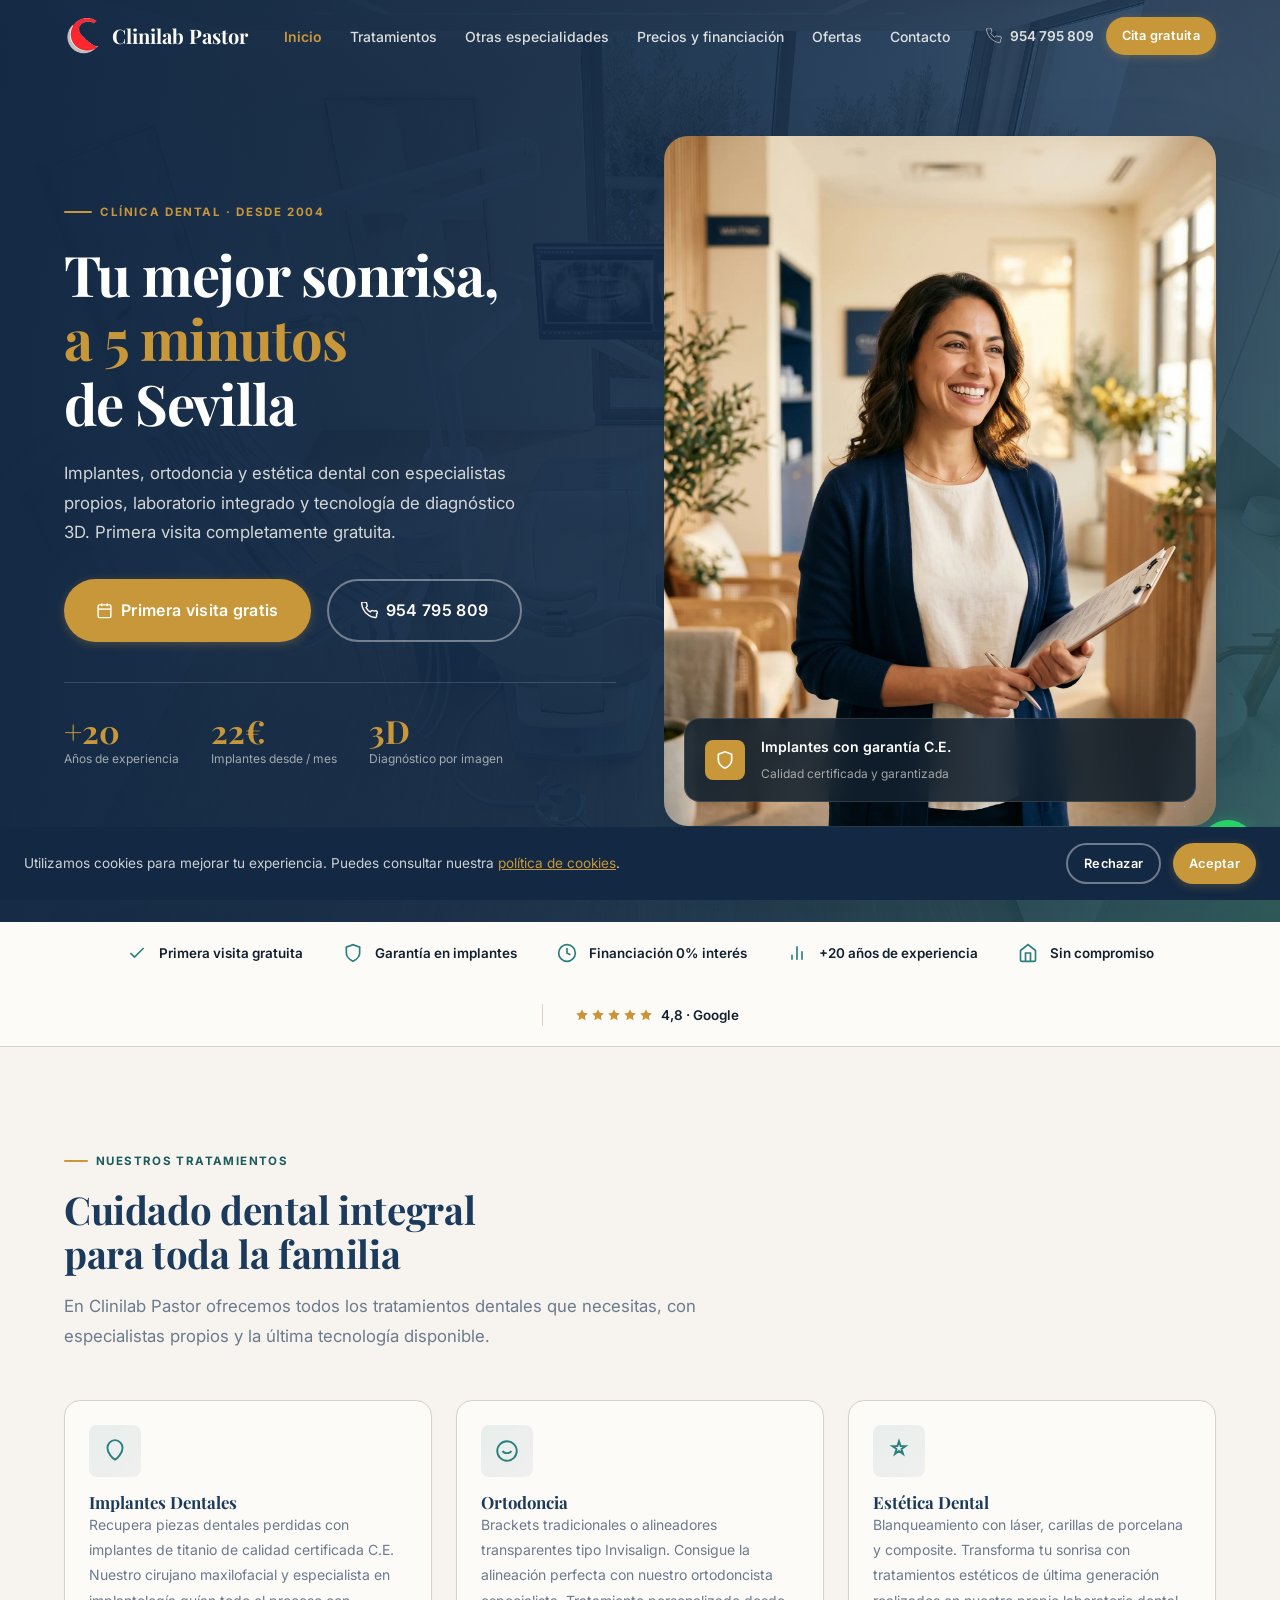
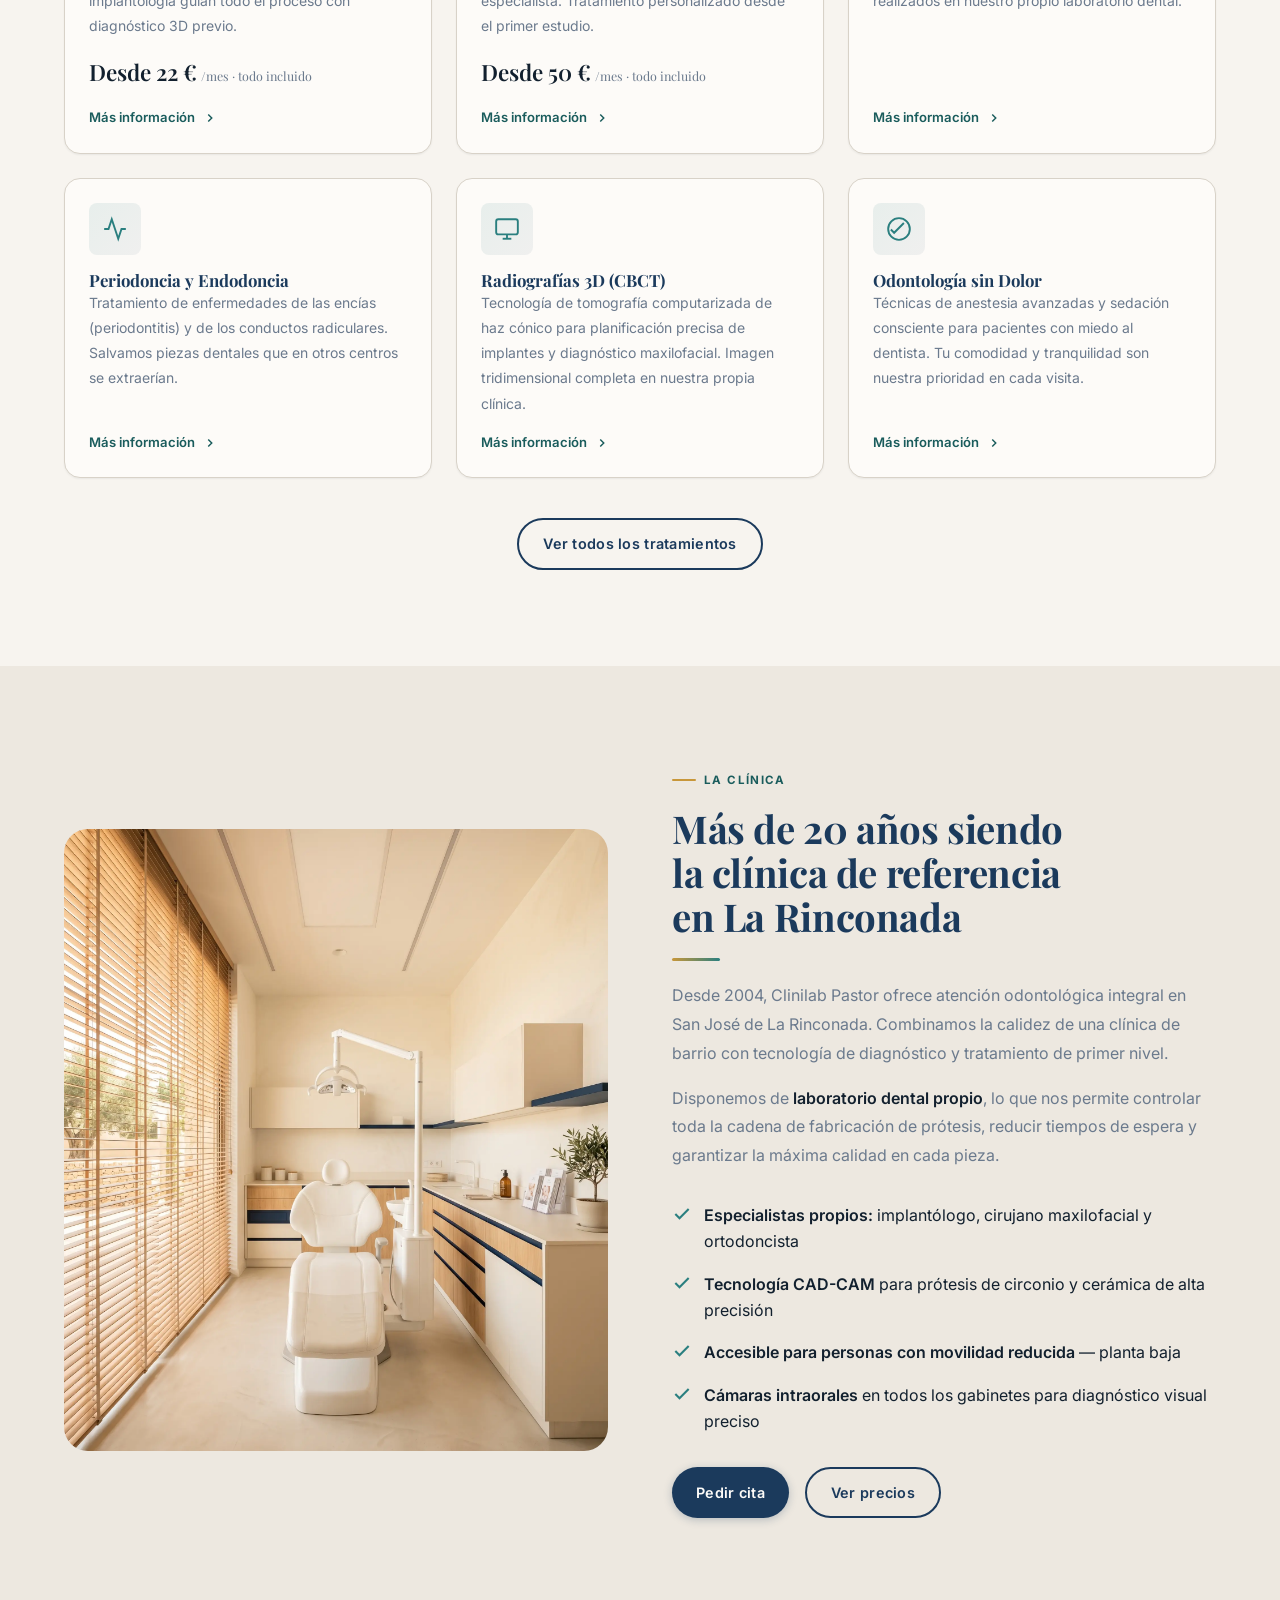
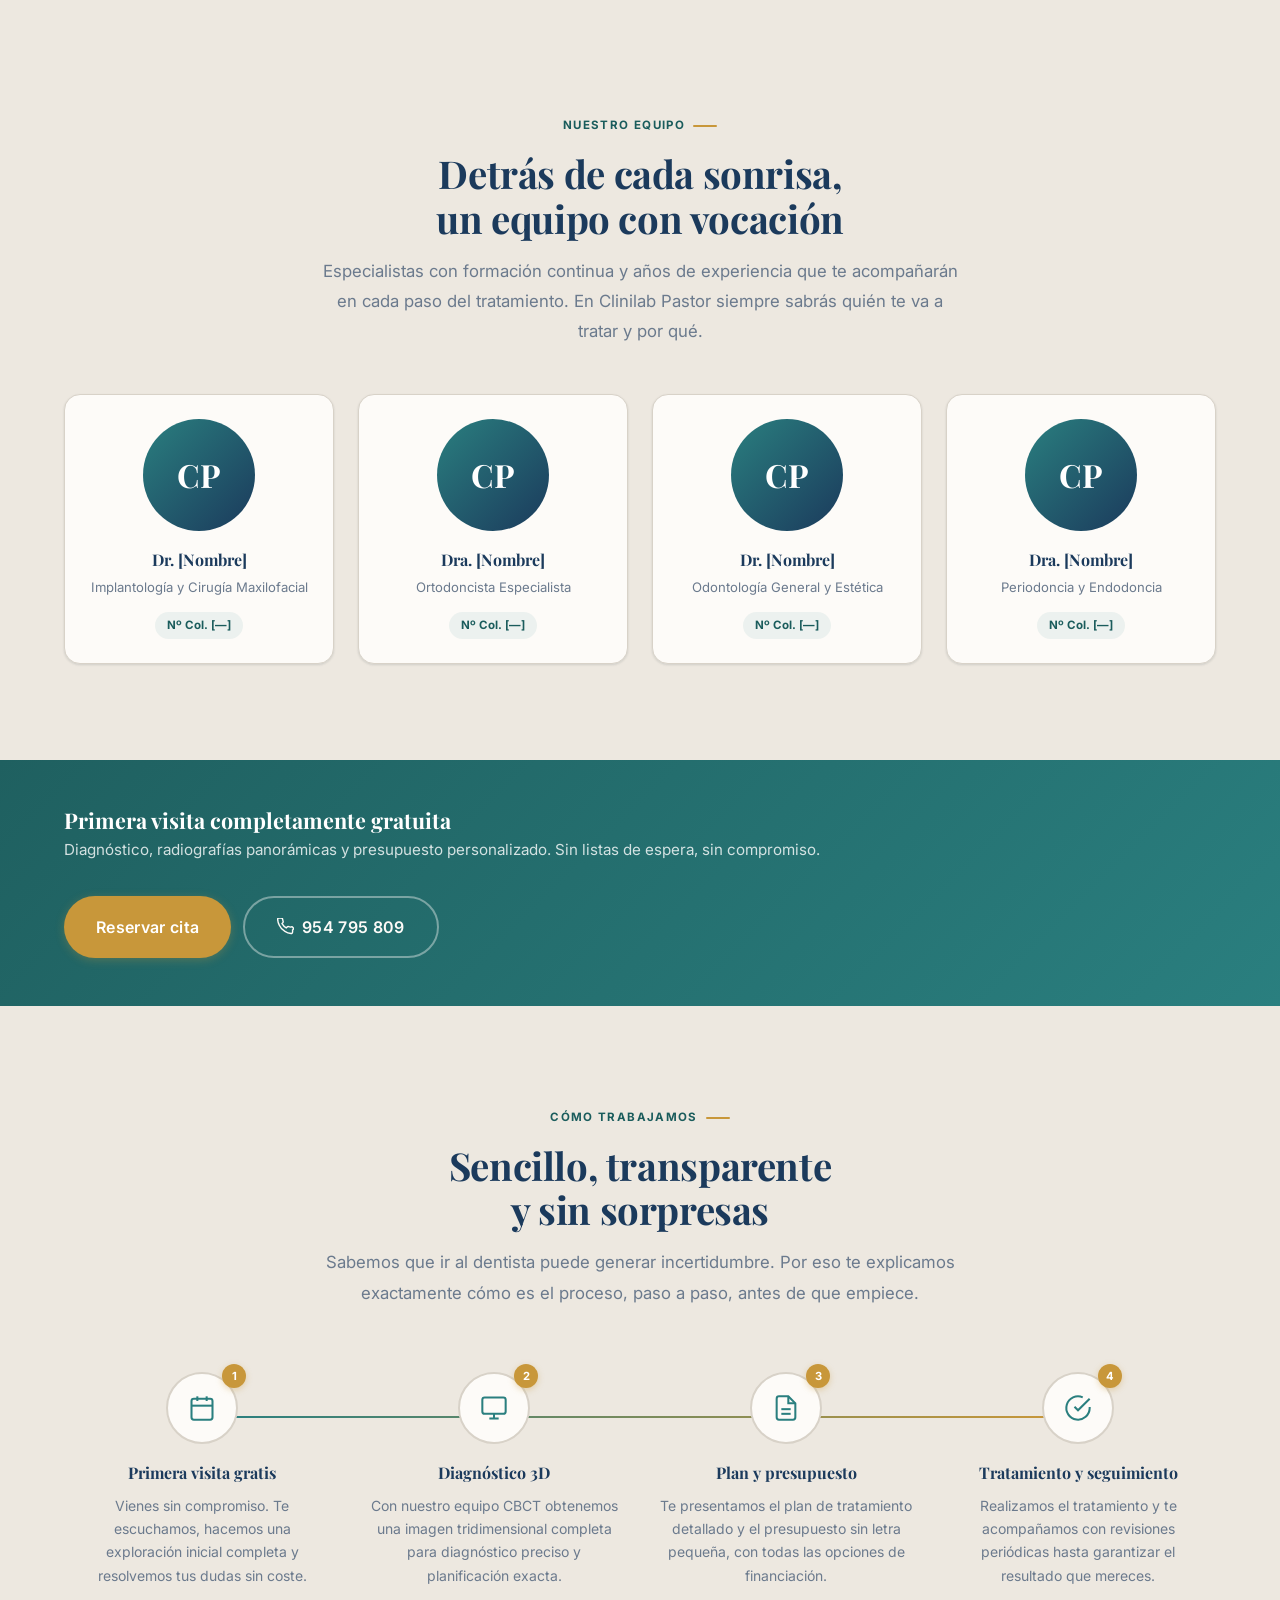
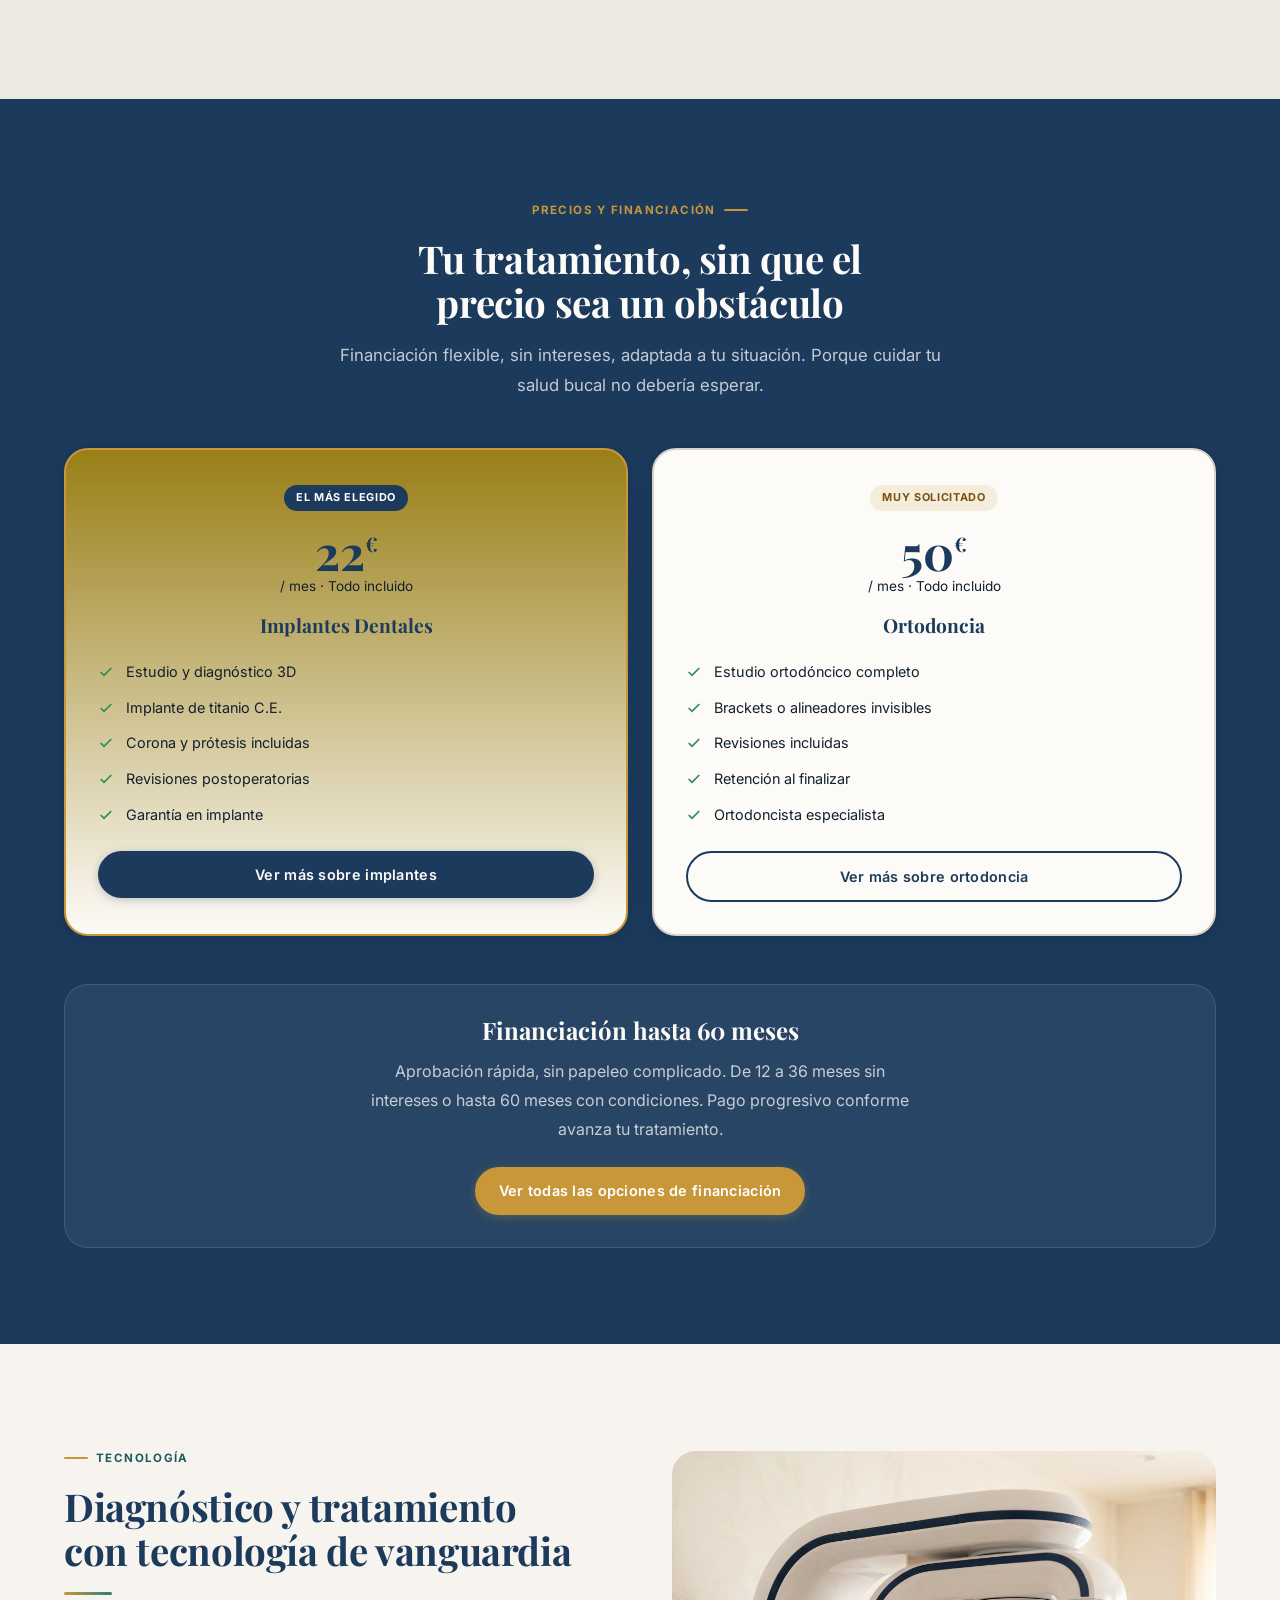
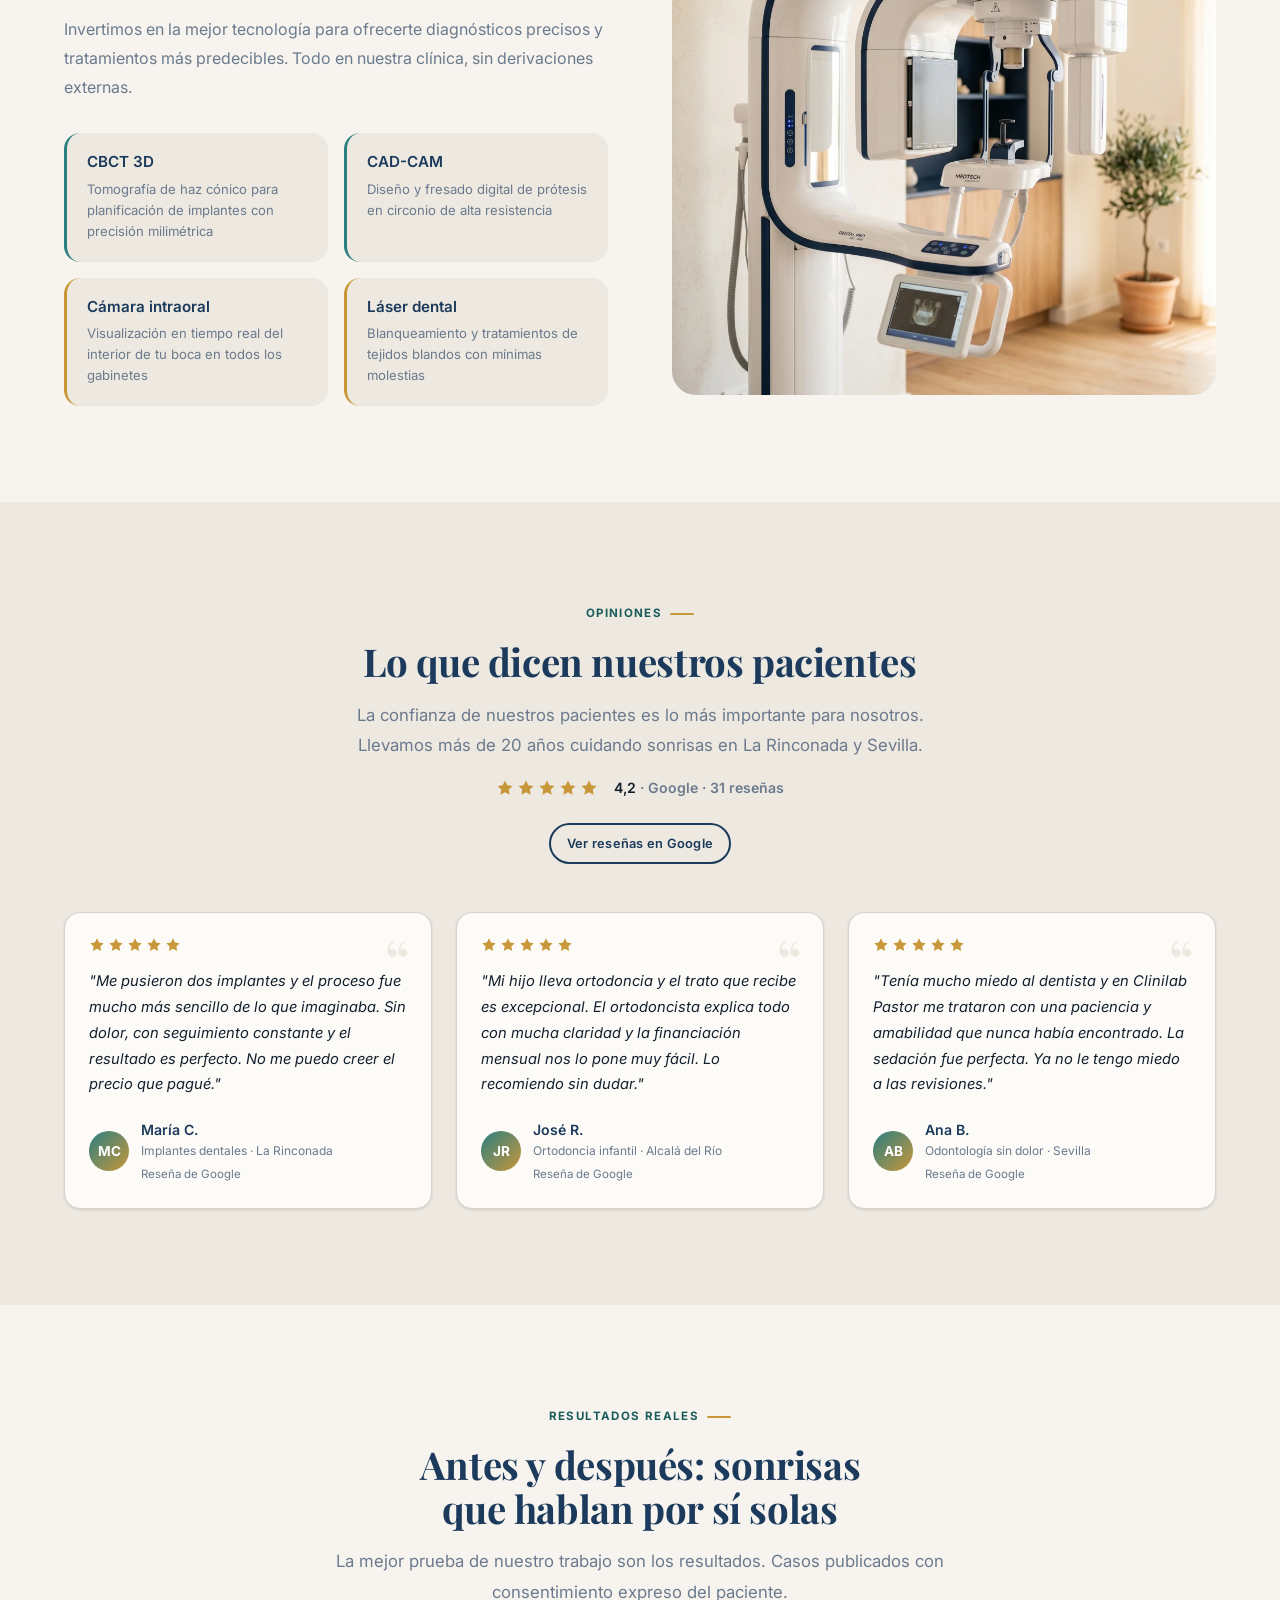
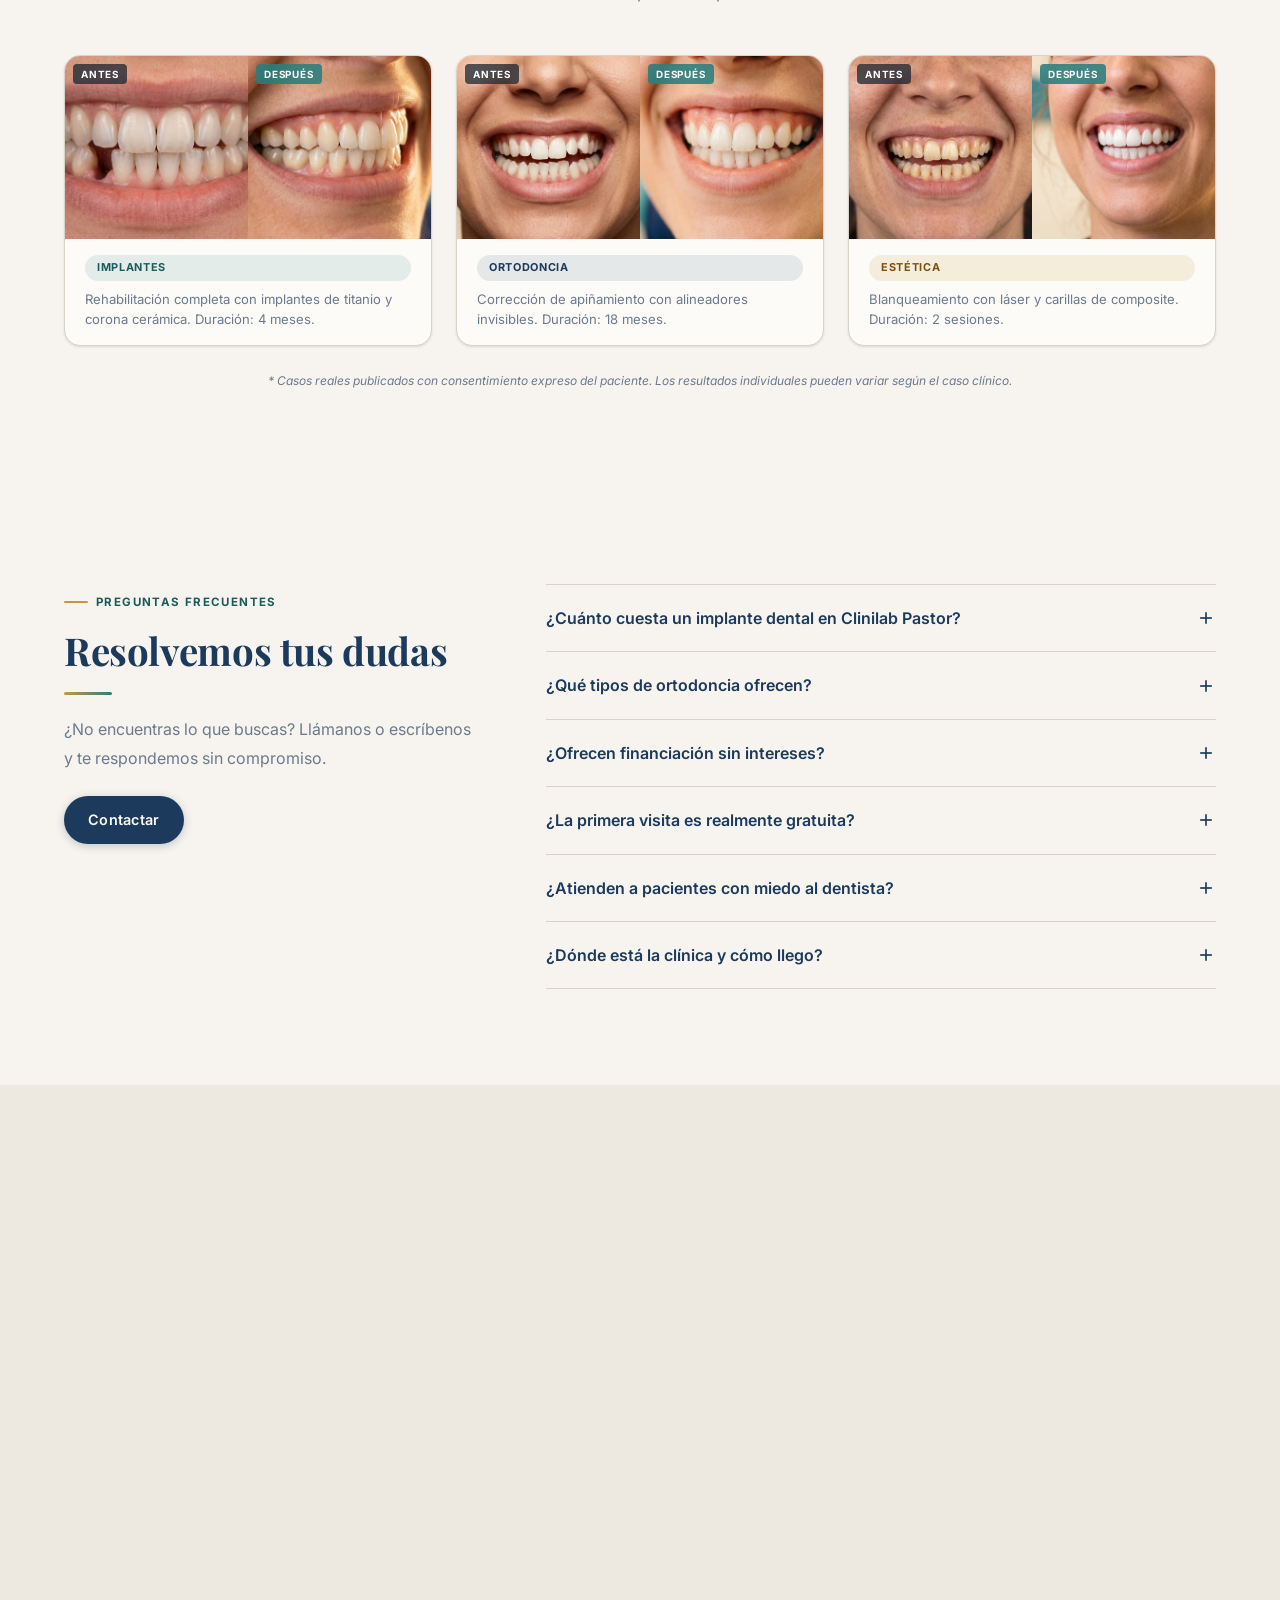
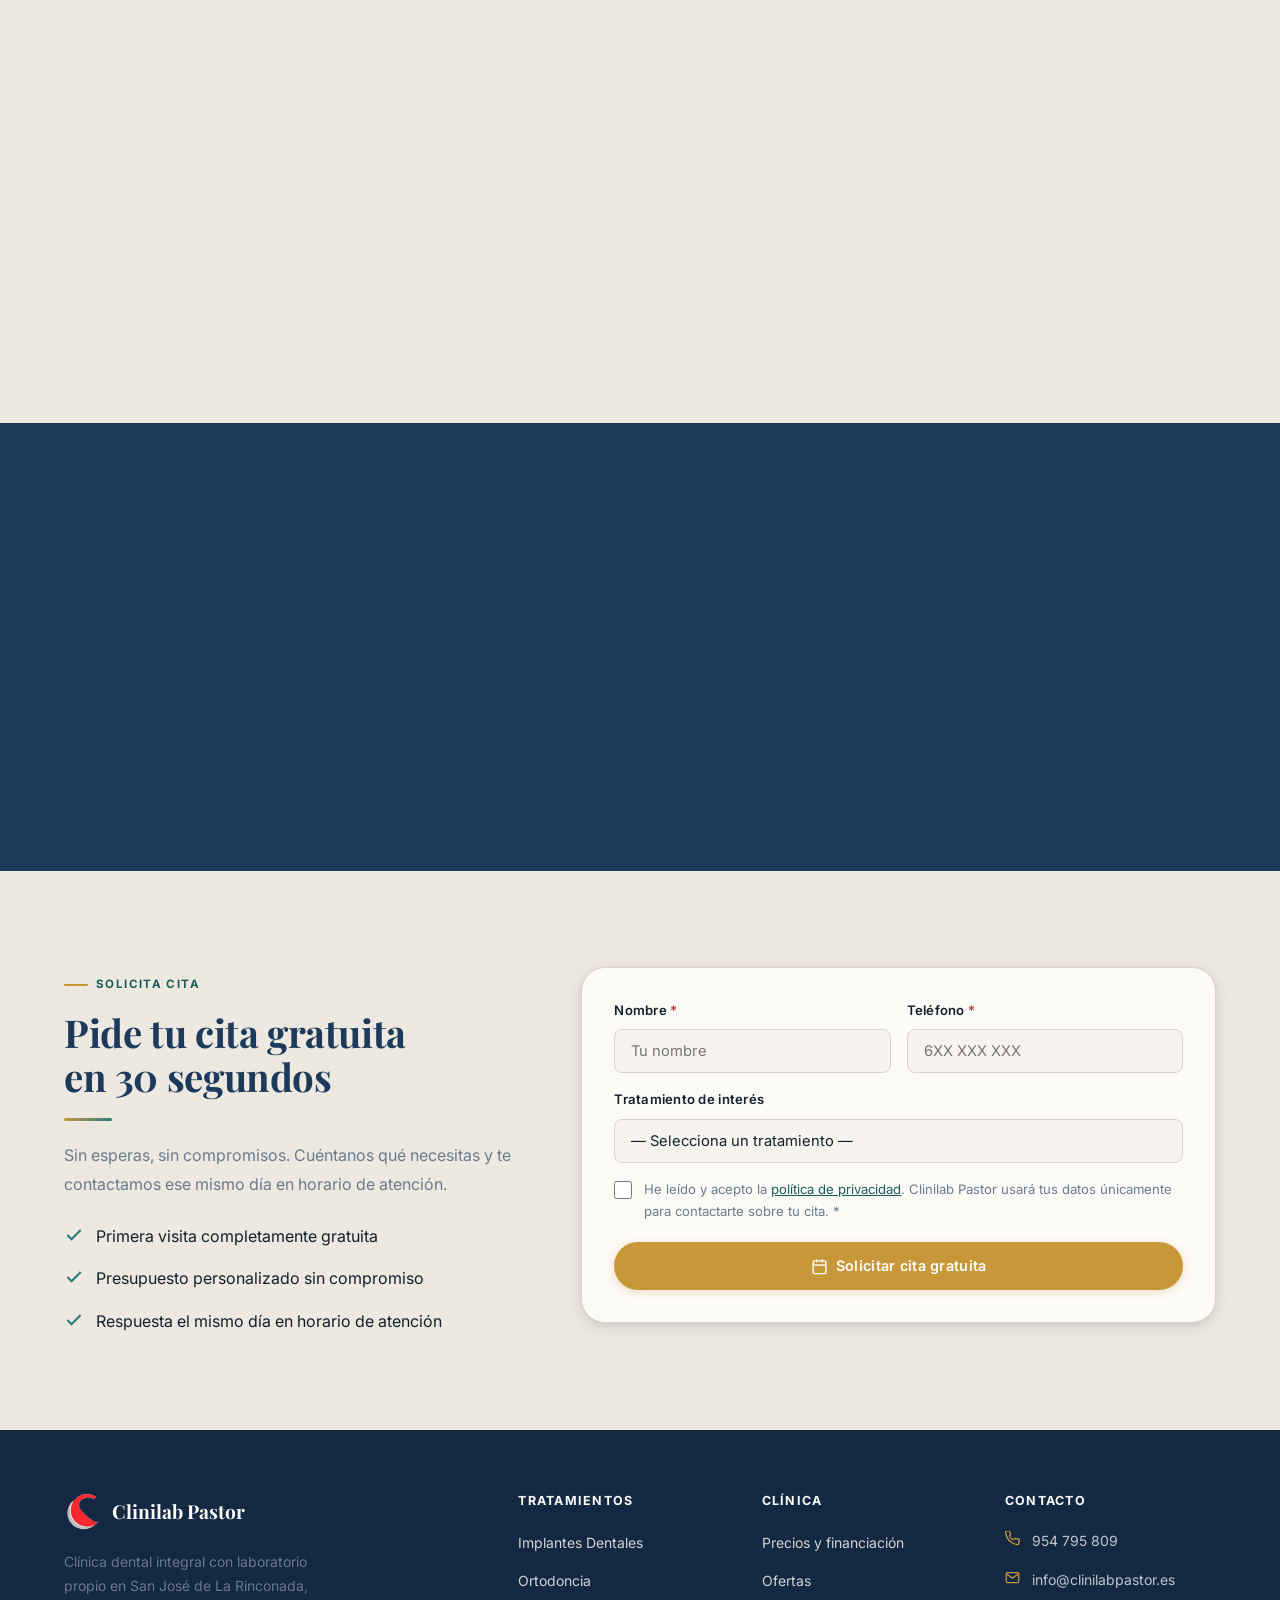
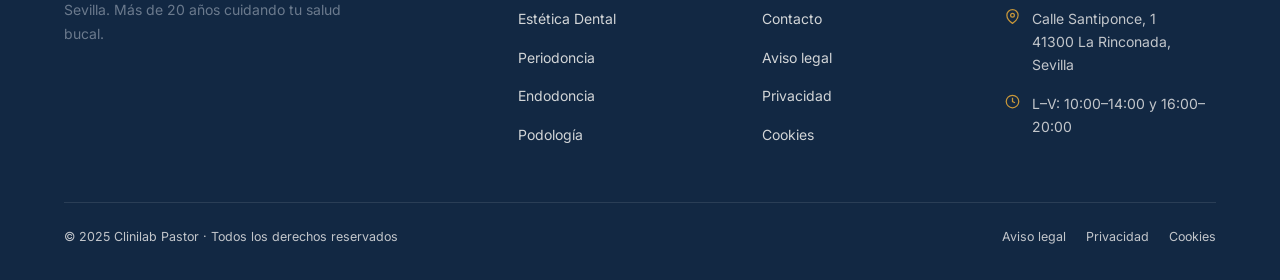
<file: index.html>
<!DOCTYPE html>
<html lang="es">
<head>
  <meta charset="UTF-8">
  <meta name="viewport" content="width=device-width, initial-scale=1.0">

  <!-- ── SEO ── -->
  <title>Clinilab Pastor | Clínica Dental</title>
  <meta name="description" content="Clínica dental de referencia en San José de La Rinconada (Sevilla). Implantes desde 22€/mes, ortodoncia desde 50€/mes, estética dental y más. Primera visita gratuita.">
  <link rel="canonical" href="https://www.clinilabpastor.es/">
  <link rel="icon" href=assets/img/logoPesado.png type="image">

  <!-- ── Open Graph ── -->
  <meta property="og:type"        content="website">
  <meta property="og:url"         content="https://www.clinilabpastor.es/">
  <meta property="og:title"       content="Clinilab Pastor | Clínica Dental en La Rinconada, Sevilla">
  <meta property="og:description" content="Implantes desde 22€/mes, ortodoncia desde 50€/mes. Más de 20 años de experiencia. Primera visita gratuita.">
  <meta property="og:image" content="https://espangelisimo.github.io/miclila/assets/img/og-home.webp">
  <meta property="og:locale"      content="es_ES">
  <meta name="twitter:card"        content="summary_large_image">
  <meta name="twitter:title"       content="Clinilab Pastor | Clínica Dental en La Rinconada, Sevilla">
  <meta name="twitter:description" content="Implantes desde 22€/mes, ortodoncia desde 50€/mes. Primera visita gratuita.">
  <meta name="twitter:image"       content="https://www.clinilabpastor.es/assets/img/og-home.webp">

  <!-- ── Fonts ── -->
  <link rel="preconnect" href="https://fonts.googleapis.com">
  <link rel="preconnect" href="https://fonts.gstatic.com" crossorigin>
  <link href="https://fonts.googleapis.com/css2?family=Inter:wght@400;500;600;700&family=Playfair+Display:wght@700&display=swap" rel="stylesheet">
  <link href="https://fonts.googleapis.com/css2?family=Oswald:wght@600;700&display=swap" rel="stylesheet">

  <!-- ── Preload imagen crítica del hero ── -->
  <link rel="preload" as="image" href="assets/img/hero-paciente.webp" fetchpriority="high">

  <!-- ── CSS ── -->
  <link rel="stylesheet" href="css/main.css">
  <link rel="stylesheet" href="css/components.css">

  <!-- ── Schema.org LocalBusiness ── -->
  <script type="application/ld+json">
  {
    "@context": "https://schema.org",
    "@type": "Dentist",
    "@id": "https://www.clinilabpastor.es/#business",
    "name": "Clinilab Pastor",
    "description": "Clínica dental integral con laboratorio propio en San José de La Rinconada, Sevilla. Especialistas en implantes, ortodoncia, estética dental, periodoncia y endodoncia.",
    "url": "https://www.clinilabpastor.es/",
    "telephone": ["+34954795809"],
    "email": "info@clinilabpastor.es",
    "foundingDate": "2004",
    "address": {
      "@type": "PostalAddress",
      "streetAddress": "Calle Santiponce, 1",
      "addressLocality": "San José de La Rinconada",
      "postalCode": "41300",
      "addressRegion": "Sevilla",
      "addressCountry": "ES"
    },
    "geo": {
      "@type": "GeoCoordinates",
      "latitude": 37.48222059866249,
      "longitude": -5.944658843974127
    },
    "openingHoursSpecification": [
      {
        "@type": "OpeningHoursSpecification",
        "dayOfWeek": ["Monday","Tuesday","Wednesday","Thursday","Friday"],
        "opens": "10:00",
        "closes": "14:00"
      },
      {
        "@type": "OpeningHoursSpecification",
        "dayOfWeek": ["Monday","Tuesday","Wednesday","Thursday","Friday"],
        "opens": "16:00",
        "closes": "20:00"
      }
    ],
    "priceRange": "€€",
    "currenciesAccepted": "EUR",
    "paymentAccepted": "Cash, Credit Card, Bank Transfer, Financing",
    "hasMap": "https://maps.google.com/?q=Calle+Santiponce+1+La+Rinconada+Sevilla",
    "areaServed": [
      "San José de La Rinconada", "La Rinconada", "Sevilla",
      "Alcalá del Río", "Brenes", "La Algaba", "Guillena",
      "Villaverde del Río", "Burguillos", "Cantillana"
    ],
    "medicalSpecialty": ["Dentistry", "Orthodontics", "Oral Implantology"],
    "availableService": [
      {"@type": "MedicalProcedure", "name": "Implantes Dentales"},
      {"@type": "MedicalProcedure", "name": "Ortodoncia"},
      {"@type": "MedicalProcedure", "name": "Estética Dental"},
      {"@type": "MedicalProcedure", "name": "Periodoncia"},
      {"@type": "MedicalProcedure", "name": "Endodoncia"},
      {"@type": "MedicalProcedure", "name": "Radiografías 3D CBCT"}
    ]
  }
  </script>
  <!--
  ACTIVAR SOLO con reseñas reales. Marcar ratings falsos viola la política de datos
  estructurados de Google y la normativa española de publicidad.
  Añadir dentro del bloque JSON-LD "Dentist" cuando se dispongan de datos reales:
  "aggregateRating": {
    "@type": "AggregateRating",
    "ratingValue": "4.8",
    "reviewCount": "XX",
    "bestRating": "5",
    "worstRating": "1"
  }
  -->
</head>
<body>

<!-- ══════════════════════════════════════
     NAVBAR
══════════════════════════════════════ -->
<header role="banner">
  <nav class="navbar navbar--transparent" aria-label="Navegación principal">
    <div class="navbar__inner">
      <a href="index.html" class="navbar__logo" aria-label="Clinilab Pastor — Inicio">
        <div class="navbar__logo-mark" aria-hidden="true">
          <img src="assets/img/logoPesado.png" alt="logo">
        </div>
        Clinilab Pastor
      </a>

      <ul class="navbar__nav" id="nav-menu" role="list">
        <li><a href="index.html" class="navbar__link">Inicio</a></li>
        <li class="navbar__item">
          <a href="#" class="navbar__link" aria-haspopup="true" aria-expanded="false">Tratamientos</a>
          <ul class="navbar__dropdown" role="list">
            <li><a href="implantes-dentales.html" class="navbar__dropdown-link">Implantes Dentales</a></li>
            <li><a href="ortodoncia.html"          class="navbar__dropdown-link">Ortodoncia</a></li>
            <li><a href="tratamientos.html"        class="navbar__dropdown-link">Todos los tratamientos</a></li>
          </ul>
        </li>
        <li><a href="otras-especialidades.html"  class="navbar__link">Otras especialidades</a></li>
        <li><a href="precios-financiacion.html"  class="navbar__link">Precios y financiación</a></li>
        <li><a href="ofertas.html"               class="navbar__link">Ofertas</a></li>
        <li><a href="contacto.html"              class="navbar__link">Contacto</a></li>
      </ul>

      <div class="navbar__actions">
        <a href="tel:+34954795809" class="navbar__tel">
          <svg viewBox="0 0 24 24" aria-hidden="true"><path d="M22 16.92v3a2 2 0 01-2.18 2 19.79 19.79 0 01-8.63-3.07A19.5 19.5 0 013.07 9.8 19.79 19.79 0 01.89 1.18 2 2 0 012.91 0h3a2 2 0 012 1.72c.127.96.361 1.903.7 2.81a2 2 0 01-.45 2.11L7.09 7.91a16 16 0 006 6l1.27-1.27a2 2 0 012.11-.45c.907.339 1.85.573 2.81.7A2 2 0 0122 16.92z"/></svg>
          954 795 809
        </a>
        <a href="contacto.html" class="btn btn--accent btn--sm">Cita gratuita</a>
        <button
          class="navbar__toggle"
          aria-label="Abrir menú"
          aria-expanded="false"
          aria-controls="nav-menu"
        >
          <svg viewBox="0 0 24 24" aria-hidden="true"><line x1="3" y1="6" x2="21" y2="6"/><line x1="3" y1="12" x2="21" y2="12"/><line x1="3" y1="18" x2="21" y2="18"/></svg>
        </button>
      </div>
    </div>
  </nav>
</header>

<!-- ══════════════════════════════════════
     HERO
══════════════════════════════════════ -->
<main id="main-content">
<section class="hero" aria-labelledby="hero-heading">
  <div class="hero__bg"     role="presentation"></div>
  <div class="hero__overlay" role="presentation"></div>

  <div class="hero__content">
    <div class="hero__text">
      <span class="hero__eyebrow">Clínica Dental · Desde 2004</span>
      <h1 id="hero-heading">Tu mejor sonrisa,<br><span>a 5 minutos</span><br>de Sevilla</h1>
      <p class="hero__desc">Implantes, ortodoncia y estética dental con especialistas propios, laboratorio integrado y tecnología de diagnóstico 3D. Primera visita completamente gratuita.</p>
      <div class="hero__actions">
        <a href="contacto.html" class="btn btn--accent btn--lg">
          <svg viewBox="0 0 24 24" fill="none" stroke="currentColor" stroke-width="2" aria-hidden="true"><rect x="3" y="4" width="18" height="18" rx="2"/><line x1="16" y1="2" x2="16" y2="6"/><line x1="8" y1="2" x2="8" y2="6"/><line x1="3" y1="10" x2="21" y2="10"/></svg>
          Primera visita gratis
        </a>
        <a href="tel:+34954795809" class="btn btn--outline-light btn--lg">
          <svg viewBox="0 0 24 24" fill="none" stroke="currentColor" stroke-width="2" aria-hidden="true"><path d="M22 16.92v3a2 2 0 01-2.18 2 19.79 19.79 0 01-8.63-3.07A19.5 19.5 0 013.07 9.8 19.79 19.79 0 01.89 1.18 2 2 0 012.91 0h3a2 2 0 012 1.72c.127.96.361 1.903.7 2.81a2 2 0 01-.45 2.11L7.09 7.91a16 16 0 006 6l1.27-1.27a2 2 0 012.11-.45c.907.339 1.85.573 2.81.7A2 2 0 0122 16.92z"/></svg>
          954 795 809
        </a>
      </div>
      <div class="hero__stats">
        <div>
          <span class="hero__stat-value">+20</span>
          <span class="hero__stat-label">Años de experiencia</span>
        </div>
        <div>
          <span class="hero__stat-value">22€</span>
          <span class="hero__stat-label">Implantes desde / mes</span>
        </div>
        <div>
          <span class="hero__stat-value">3D</span>
          <span class="hero__stat-label">Diagnóstico por imagen</span>
        </div>
      </div>
    </div>

    <div class="hero__image" aria-hidden="true">
      <img
        src="assets/img/hero-paciente.webp"
        alt="Paciente con sonrisa saludable en Clinilab Pastor"
        width="480" height="600"
        loading="eager"
        fetchpriority="high"
      >
      <div class="hero__badge">
        <div class="hero__badge-icon">
          <svg viewBox="0 0 24 24" aria-hidden="true"><path d="M12 22s8-4 8-10V5l-8-3-8 3v7c0 6 8 10 8 10z" stroke-linecap="round" stroke-linejoin="round"/></svg>
        </div>
        <div class="hero__badge-text">
          <strong>Implantes con garantía C.E.</strong>
          <span>Calidad certificada y garantizada</span>
        </div>
      </div>
    </div>
  </div>

  <!-- Scroll indicator -->
  <div class="scroll-indicator" aria-hidden="true">
    <div class="scroll-indicator__arrow">
      <svg viewBox="0 0 24 24"><polyline points="6 9 12 15 18 9"/></svg>
    </div>
  </div>
</section>

<!-- ══════════════════════════════════════
     TRUST BAR
══════════════════════════════════════ -->
<div class="trust-bar" role="complementary" aria-label="Ventajas principales">
  <div class="trust-bar__inner container">
    <div class="trust-bar__item">
      <svg viewBox="0 0 24 24" aria-hidden="true"><polyline points="20 6 9 17 4 12"/></svg>
      Primera visita gratuita
    </div>
    <div class="trust-bar__item">
      <svg viewBox="0 0 24 24" aria-hidden="true"><path d="M12 22s8-4 8-10V5l-8-3-8 3v7c0 6 8 10 8 10z"/></svg>
      Garantía en implantes
    </div>
    <div class="trust-bar__item">
      <svg viewBox="0 0 24 24" aria-hidden="true"><circle cx="12" cy="12" r="10"/><path d="M12 6v6l4 2"/></svg>
      Financiación 0% interés
    </div>
    <div class="trust-bar__item">
      <svg viewBox="0 0 24 24" aria-hidden="true"><path d="M18 20V10M12 20V4M6 20v-6"/></svg>
      +20 años de experiencia
    </div>
    <div class="trust-bar__item">
      <svg viewBox="0 0 24 24" aria-hidden="true"><path d="M3 9l9-7 9 7v11a2 2 0 01-2 2H5a2 2 0 01-2-2z"/><polyline points="9 22 9 12 15 12 15 22"/></svg>
      Sin compromiso
    </div>
    <!-- PLACEHOLDER: sustituir por datos REALES del cliente (reseñas de Google / fotos del equipo con nº colegiado / casos con consentimiento) -->
    <div class="trust-bar__rating" aria-label="4 coma 8 de 5 estrellas en Google">
      <div class="trust-bar__rating-stars" aria-hidden="true">
        <svg viewBox="0 0 24 24"><polygon points="12 2 15.09 8.26 22 9.27 17 14.14 18.18 21.02 12 17.77 5.82 21.02 7 14.14 2 9.27 8.91 8.26 12 2"/></svg>
        <svg viewBox="0 0 24 24"><polygon points="12 2 15.09 8.26 22 9.27 17 14.14 18.18 21.02 12 17.77 5.82 21.02 7 14.14 2 9.27 8.91 8.26 12 2"/></svg>
        <svg viewBox="0 0 24 24"><polygon points="12 2 15.09 8.26 22 9.27 17 14.14 18.18 21.02 12 17.77 5.82 21.02 7 14.14 2 9.27 8.91 8.26 12 2"/></svg>
        <svg viewBox="0 0 24 24"><polygon points="12 2 15.09 8.26 22 9.27 17 14.14 18.18 21.02 12 17.77 5.82 21.02 7 14.14 2 9.27 8.91 8.26 12 2"/></svg>
        <svg viewBox="0 0 24 24"><polygon points="12 2 15.09 8.26 22 9.27 17 14.14 18.18 21.02 12 17.77 5.82 21.02 7 14.14 2 9.27 8.91 8.26 12 2"/></svg>
      </div>
      <span><strong>4,8</strong> · Google</span>
    </div>
  </div>
</div>

<!-- ══════════════════════════════════════
     SERVICIOS PRINCIPALES
══════════════════════════════════════ -->
<section class="section" id="tratamientos" aria-labelledby="servicios-heading">
  <div class="container">
    <div class="section-header reveal">
      <span class="section-label">Nuestros tratamientos</span>
      <h2 id="servicios-heading">Cuidado dental integral para toda la familia</h2>
      <p>En Clinilab Pastor ofrecemos todos los tratamientos dentales que necesitas, con especialistas propios y la última tecnología disponible.</p>
    </div>

    <div class="grid-3">
      <article class="service-card reveal reveal-delay-1">
        <div class="service-card__icon">
          <svg viewBox="0 0 24 24" aria-hidden="true"><path d="M12 2C8 2 5 5.5 5 9c0 5 5 10 7 11 2-1 7-6 7-11 0-3.5-3-7-7-7z"/></svg>
        </div>
        <div>
          <h3>Implantes Dentales</h3>
          <p>Recupera piezas dentales perdidas con implantes de titanio de calidad certificada C.E. Nuestro cirujano maxilofacial y especialista en implantología guían todo el proceso con diagnóstico 3D previo.</p>
        </div>
        <div class="service-card__price">
          <strong>Desde 22 €</strong><span>/mes · todo incluido</span>
        </div>
        <a href="implantes-dentales.html" class="service-card__link" aria-label="Más información sobre implantes dentales">
          Más información
          <svg viewBox="0 0 24 24" aria-hidden="true"><polyline points="9 18 15 12 9 6"/></svg>
        </a>
      </article>

      <article class="service-card reveal reveal-delay-2">
        <div class="service-card__icon">
          <svg viewBox="0 0 24 24" aria-hidden="true"><circle cx="12" cy="12" r="9"/><path d="M8 12s1 2 4 2 4-2 4-2"/><line x1="9" y1="9" x2="9.01" y2="9"/><line x1="15" y1="9" x2="15.01" y2="9"/></svg>
        </div>
        <div>
          <h3>Ortodoncia</h3>
          <p>Brackets tradicionales o alineadores transparentes tipo Invisalign. Consigue la alineación perfecta con nuestro ortodoncista especialista. Tratamiento personalizado desde el primer estudio.</p>
        </div>
        <div class="service-card__price">
          <strong>Desde 50 €</strong><span>/mes · todo incluido</span>
        </div>
        <a href="ortodoncia.html" class="service-card__link" aria-label="Más información sobre ortodoncia">
          Más información
          <svg viewBox="0 0 24 24" aria-hidden="true"><polyline points="9 18 15 12 9 6"/></svg>
        </a>
      </article>

      <article class="service-card reveal reveal-delay-3">
        <div class="service-card__icon">
          <svg viewBox="0 0 24 24" aria-hidden="true"><path d="M12 3l1.5 4.5H18l-3.75 2.7 1.5 4.5L12 12l-3.75 2.7 1.5-4.5L6 7.5h4.5z"/></svg>
        </div>
        <div>
          <h3>Estética Dental</h3>
          <p>Blanqueamiento con láser, carillas de porcelana y composite. Transforma tu sonrisa con tratamientos estéticos de última generación realizados en nuestro propio laboratorio dental.</p>
        </div>
        <a href="tratamientos.html#estetica" class="service-card__link" aria-label="Más información sobre estética dental">
          Más información
          <svg viewBox="0 0 24 24" aria-hidden="true"><polyline points="9 18 15 12 9 6"/></svg>
        </a>
      </article>

      <article class="service-card reveal reveal-delay-1">
        <div class="service-card__icon">
          <svg viewBox="0 0 24 24" aria-hidden="true"><path d="M22 12h-4l-3 9L9 3l-3 9H2"/></svg>
        </div>
        <div>
          <h3>Periodoncia y Endodoncia</h3>
          <p>Tratamiento de enfermedades de las encías (periodontitis) y de los conductos radiculares. Salvamos piezas dentales que en otros centros se extraerían.</p>
        </div>
        <a href="tratamientos.html#periodoncia" class="service-card__link" aria-label="Más información sobre periodoncia y endodoncia">
          Más información
          <svg viewBox="0 0 24 24" aria-hidden="true"><polyline points="9 18 15 12 9 6"/></svg>
        </a>
      </article>

      <article class="service-card reveal reveal-delay-2">
        <div class="service-card__icon">
          <svg viewBox="0 0 24 24" aria-hidden="true"><rect x="2" y="3" width="20" height="14" rx="2"/><line x1="8" y1="21" x2="16" y2="21"/><line x1="12" y1="17" x2="12" y2="21"/></svg>
        </div>
        <div>
          <h3>Radiografías 3D (CBCT)</h3>
          <p>Tecnología de tomografía computarizada de haz cónico para planificación precisa de implantes y diagnóstico maxilofacial. Imagen tridimensional completa en nuestra propia clínica.</p>
        </div>
        <a href="tratamientos.html#radiografias" class="service-card__link" aria-label="Más información sobre radiografías 3D">
          Más información
          <svg viewBox="0 0 24 24" aria-hidden="true"><polyline points="9 18 15 12 9 6"/></svg>
        </a>
      </article>

      <article class="service-card reveal reveal-delay-3">
        <div class="service-card__icon">
          <svg viewBox="0 0 24 24" aria-hidden="true"><path d="M4.5 12.5l3 3 9-9"/><circle cx="12" cy="12" r="10"/></svg>
        </div>
        <div>
          <h3>Odontología sin Dolor</h3>
          <p>Técnicas de anestesia avanzadas y sedación consciente para pacientes con miedo al dentista. Tu comodidad y tranquilidad son nuestra prioridad en cada visita.</p>
        </div>
        <a href="tratamientos.html#sin-dolor" class="service-card__link" aria-label="Más información sobre odontología sin dolor">
          Más información
          <svg viewBox="0 0 24 24" aria-hidden="true"><polyline points="9 18 15 12 9 6"/></svg>
        </a>
      </article>
    </div>

    <div class="text-center" style="margin-top: var(--space-10);">
      <a href="tratamientos.html" class="btn btn--outline">Ver todos los tratamientos</a>
    </div>
  </div>
</section>

<!-- ══════════════════════════════════════
     SOBRE LA CLÍNICA
══════════════════════════════════════ -->
<section class="section section--alt" id="clinica" aria-labelledby="clinica-heading">
  <div class="container">
    <div class="clinica-grid">
      <div class="clinica-grid__image">
        <div class="reveal">
          <img
            src="assets/img/clinica-interior.webp"
            alt="Interior moderno de Clinilab Pastor con equipamiento dental de última generación"
            width="560" height="640"
            style="width:100%; aspect-ratio:7/8; object-fit:cover; border-radius:var(--radius-xl); background-color:#D8D2C8;"
            loading="lazy"
          >
        </div>
      </div>
      <div class="reveal reveal-delay-2">
        <span class="section-label">La clínica</span>
        <h2 id="clinica-heading">Más de 20 años siendo la clínica de referencia en La Rinconada</h2>
        <div class="divider"></div>
        <p>Desde 2004, Clinilab Pastor ofrece atención odontológica integral en San José de La Rinconada. Combinamos la calidez de una clínica de barrio con tecnología de diagnóstico y tratamiento de primer nivel.</p>
        <p style="margin-top:var(--space-4)">Disponemos de <strong>laboratorio dental propio</strong>, lo que nos permite controlar toda la cadena de fabricación de prótesis, reducir tiempos de espera y garantizar la máxima calidad en cada pieza.</p>

        <ul class="feature-list">
          <li class="feature-list__item">
            <svg viewBox="0 0 24 24" aria-hidden="true"><polyline points="20 6 9 17 4 12"/></svg>
            <span><strong>Especialistas propios:</strong> implantólogo, cirujano maxilofacial y ortodoncista</span>
          </li>
          <li class="feature-list__item">
            <svg viewBox="0 0 24 24" aria-hidden="true"><polyline points="20 6 9 17 4 12"/></svg>
            <span><strong>Tecnología CAD-CAM</strong> para prótesis de circonio y cerámica de alta precisión</span>
          </li>
          <li class="feature-list__item">
            <svg viewBox="0 0 24 24" aria-hidden="true"><polyline points="20 6 9 17 4 12"/></svg>
            <span><strong>Accesible para personas con movilidad reducida</strong> — planta baja</span>
          </li>
          <li class="feature-list__item">
            <svg viewBox="0 0 24 24" aria-hidden="true"><polyline points="20 6 9 17 4 12"/></svg>
            <span><strong>Cámaras intraorales</strong> en todos los gabinetes para diagnóstico visual preciso</span>
          </li>
        </ul>

        <div style="margin-top:var(--space-8); display:flex; gap:var(--space-4); flex-wrap:wrap;">
          <a href="contacto.html" class="btn btn--primary">Pedir cita</a>
          <a href="precios-financiacion.html" class="btn btn--outline">Ver precios</a>
        </div>
      </div>
    </div>
  </div>
</section>

<!-- ══════════════════════════════════════
     NUESTRO EQUIPO
══════════════════════════════════════ -->
<!-- PLACEHOLDER: sustituir por datos REALES del cliente (fotos del equipo con nº colegiado) -->
<section class="section section--alt" id="equipo" aria-labelledby="equipo-heading">
  <div class="container">
    <div class="section-header section-header--center reveal">
      <span class="section-label">Nuestro equipo</span>
      <h2 id="equipo-heading">Detrás de cada sonrisa, un equipo con vocación</h2>
      <p>Especialistas con formación continua y años de experiencia que te acompañarán en cada paso del tratamiento. En Clinilab Pastor siempre sabrás quién te va a tratar y por qué.</p>
    </div>

    <div class="team-grid">
      <article class="team-card reveal reveal-delay-1">
        <!-- PLACEHOLDER: sustituir por datos REALES del cliente (fotos del equipo con nº colegiado / casos con consentimiento) -->
        <div class="team-card__photo" aria-hidden="true">CP</div>
        <h3 class="team-card__name">Dr. [Nombre]</h3>
        <p class="team-card__specialty">Implantología y Cirugía Maxilofacial</p>
        <span class="team-card__college">Nº Col. [—]</span>
      </article>

      <article class="team-card reveal reveal-delay-2">
        <!-- PLACEHOLDER: sustituir por datos REALES del cliente (fotos del equipo con nº colegiado / casos con consentimiento) -->
        <div class="team-card__photo" aria-hidden="true">CP</div>
        <h3 class="team-card__name">Dra. [Nombre]</h3>
        <p class="team-card__specialty">Ortodoncista Especialista</p>
        <span class="team-card__college">Nº Col. [—]</span>
      </article>

      <article class="team-card reveal reveal-delay-3">
        <!-- PLACEHOLDER: sustituir por datos REALES del cliente (fotos del equipo con nº colegiado / casos con consentimiento) -->
        <div class="team-card__photo" aria-hidden="true">CP</div>
        <h3 class="team-card__name">Dr. [Nombre]</h3>
        <p class="team-card__specialty">Odontología General y Estética</p>
        <span class="team-card__college">Nº Col. [—]</span>
      </article>

      <article class="team-card reveal reveal-delay-4">
        <!-- PLACEHOLDER: sustituir por datos REALES del cliente (fotos del equipo con nº colegiado / casos con consentimiento) -->
        <div class="team-card__photo" aria-hidden="true">CP</div>
        <h3 class="team-card__name">Dra. [Nombre]</h3>
        <p class="team-card__specialty">Periodoncia y Endodoncia</p>
        <span class="team-card__college">Nº Col. [—]</span>
      </article>
    </div>
  </div>
</section>

<!-- ══════════════════════════════════════
     CTA STRIP
══════════════════════════════════════ -->
<div class="cta-strip" role="complementary" aria-label="Primera visita gratuita">
  <div class="cta-strip__inner">
    <div class="cta-strip__text">
      <h3>Primera visita completamente gratuita</h3>
      <p>Diagnóstico, radiografías panorámicas y presupuesto personalizado. Sin listas de espera, sin compromiso.</p>
    </div>
    <div class="cta-strip__actions">
      <a href="contacto.html" class="btn btn--accent btn--lg">Reservar cita</a>
      <a href="tel:+34954795809" class="btn btn--outline-light btn--lg">
        <svg viewBox="0 0 24 24" fill="none" stroke="currentColor" stroke-width="2" aria-hidden="true"><path d="M22 16.92v3a2 2 0 01-2.18 2 19.79 19.79 0 01-8.63-3.07A19.5 19.5 0 013.07 9.8 19.79 19.79 0 01.89 1.18 2 2 0 012.91 0h3a2 2 0 012 1.72c.127.96.361 1.903.7 2.81a2 2 0 01-.45 2.11L7.09 7.91a16 16 0 006 6l1.27-1.27a2 2 0 012.11-.45c.907.339 1.85.573 2.81.7A2 2 0 0122 16.92z"/></svg>
        954 795 809
      </a>
    </div>
  </div>
</div>

<!-- ══════════════════════════════════════
     CÓMO TRABAJAMOS
══════════════════════════════════════ -->
<section class="section section--alt" id="proceso" aria-labelledby="proceso-heading">
  <div class="container">
    <div class="section-header section-header--center reveal">
      <span class="section-label">Cómo trabajamos</span>
      <h2 id="proceso-heading">Sencillo, transparente y sin sorpresas</h2>
      <p>Sabemos que ir al dentista puede generar incertidumbre. Por eso te explicamos exactamente cómo es el proceso, paso a paso, antes de que empiece.</p>
    </div>

    <div class="process-steps">
      <div class="process-step reveal reveal-delay-1">
        <div class="process-step__icon" aria-hidden="true">
          <svg viewBox="0 0 24 24"><rect x="3" y="4" width="18" height="18" rx="2"/><line x1="16" y1="2" x2="16" y2="6"/><line x1="8" y1="2" x2="8" y2="6"/><line x1="3" y1="10" x2="21" y2="10"/></svg>
        </div>
        <h3>Primera visita gratis</h3>
        <p>Vienes sin compromiso. Te escuchamos, hacemos una exploración inicial completa y resolvemos tus dudas sin coste.</p>
      </div>

      <div class="process-step reveal reveal-delay-2">
        <div class="process-step__icon" aria-hidden="true">
          <svg viewBox="0 0 24 24"><rect x="2" y="3" width="20" height="14" rx="2"/><line x1="8" y1="21" x2="16" y2="21"/><line x1="12" y1="17" x2="12" y2="21"/></svg>
        </div>
        <h3>Diagnóstico 3D</h3>
        <p>Con nuestro equipo CBCT obtenemos una imagen tridimensional completa para diagnóstico preciso y planificación exacta.</p>
      </div>

      <div class="process-step reveal reveal-delay-3">
        <div class="process-step__icon" aria-hidden="true">
          <svg viewBox="0 0 24 24"><path d="M14 2H6a2 2 0 00-2 2v16a2 2 0 002 2h12a2 2 0 002-2V8z"/><polyline points="14 2 14 8 20 8"/><line x1="16" y1="13" x2="8" y2="13"/><line x1="16" y1="17" x2="8" y2="17"/></svg>
        </div>
        <h3>Plan y presupuesto</h3>
        <p>Te presentamos el plan de tratamiento detallado y el presupuesto sin letra pequeña, con todas las opciones de financiación.</p>
      </div>

      <div class="process-step reveal reveal-delay-4">
        <div class="process-step__icon" aria-hidden="true">
          <svg viewBox="0 0 24 24"><path d="M22 11.08V12a10 10 0 11-5.93-9.14"/><polyline points="22 4 12 14.01 9 11.01"/></svg>
        </div>
        <h3>Tratamiento y seguimiento</h3>
        <p>Realizamos el tratamiento y te acompañamos con revisiones periódicas hasta garantizar el resultado que mereces.</p>
      </div>
    </div>
  </div>
</section>

<!-- ══════════════════════════════════════
     PRECIOS / FINANCIACIÓN
══════════════════════════════════════ -->
<section class="section section--dark" id="precios" aria-labelledby="precios-heading">
  <div class="container">
    <div class="section-header section-header--center reveal">
      <span class="section-label" style="color:var(--color-accent);">Precios y financiación</span>
      <h2 id="precios-heading">Tu tratamiento, sin que el precio sea un obstáculo</h2>
      <p>Financiación flexible, sin intereses, adaptada a tu situación. Porque cuidar tu salud bucal no debería esperar.</p>
    </div>

    <div class="grid-2" style="gap:var(--space-6); margin-bottom:var(--space-12);">
      <div class="price-card price-card--featured reveal reveal-delay-1">
        <span class="badge badge--secondary" style="margin-bottom:var(--space-4);">El más elegido</span>
        <div class="price-card__price-value">22<span>€</span></div>
        <div class="price-card__price-period">/ mes · Todo incluido</div>
        <h3 style="margin-top:var(--space-4); font-size:1.2rem;">Implantes Dentales</h3>
        <ul>
          <li><svg viewBox="0 0 24 24" aria-hidden="true"><polyline points="20 6 9 17 4 12"/></svg>Estudio y diagnóstico 3D</li>
          <li><svg viewBox="0 0 24 24" aria-hidden="true"><polyline points="20 6 9 17 4 12"/></svg>Implante de titanio C.E.</li>
          <li><svg viewBox="0 0 24 24" aria-hidden="true"><polyline points="20 6 9 17 4 12"/></svg>Corona y prótesis incluidas</li>
          <li><svg viewBox="0 0 24 24" aria-hidden="true"><polyline points="20 6 9 17 4 12"/></svg>Revisiones postoperatorias</li>
          <li><svg viewBox="0 0 24 24" aria-hidden="true"><polyline points="20 6 9 17 4 12"/></svg>Garantía en implante</li>
        </ul>
        <a href="implantes-dentales.html" class="btn btn--primary btn--full">Ver más sobre implantes</a>
      </div>

      <div class="price-card reveal reveal-delay-2">
        <span class="badge badge--accent" style="margin-bottom:var(--space-4);">Muy solicitado</span>
        <div class="price-card__price-value">50<span>€</span></div>
        <div class="price-card__price-period">/ mes · Todo incluido</div>
        <h3 style="margin-top:var(--space-4); font-size:1.2rem;">Ortodoncia</h3>
        <ul>
          <li><svg viewBox="0 0 24 24" aria-hidden="true"><polyline points="20 6 9 17 4 12"/></svg>Estudio ortodóncico completo</li>
          <li><svg viewBox="0 0 24 24" aria-hidden="true"><polyline points="20 6 9 17 4 12"/></svg>Brackets o alineadores invisibles</li>
          <li><svg viewBox="0 0 24 24" aria-hidden="true"><polyline points="20 6 9 17 4 12"/></svg>Revisiones incluidas</li>
          <li><svg viewBox="0 0 24 24" aria-hidden="true"><polyline points="20 6 9 17 4 12"/></svg>Retención al finalizar</li>
          <li><svg viewBox="0 0 24 24" aria-hidden="true"><polyline points="20 6 9 17 4 12"/></svg>Ortodoncista especialista</li>
        </ul>
        <a href="ortodoncia.html" class="btn btn--outline btn--full">Ver más sobre ortodoncia</a>
      </div>
    </div>

    <div class="financing-banner reveal">
      <h3>Financiación hasta 60 meses</h3>
      <p>Aprobación rápida, sin papeleo complicado. De 12 a 36 meses sin intereses o hasta 60 meses con condiciones. Pago progresivo conforme avanza tu tratamiento.</p>
      <a href="precios-financiacion.html" class="btn btn--accent">Ver todas las opciones de financiación</a>
    </div>
  </div>
</section>

<!-- ══════════════════════════════════════
     TECNOLOGÍA
══════════════════════════════════════ -->
<section class="section" id="tecnologia" aria-labelledby="tec-heading">
  <div class="container">
    <div class="content-grid--img-right">
      <div class="reveal">
        <span class="section-label">Tecnología</span>
        <h2 id="tec-heading">Diagnóstico y tratamiento con tecnología de vanguardia</h2>
        <div class="divider"></div>
        <p>Invertimos en la mejor tecnología para ofrecerte diagnósticos precisos y tratamientos más predecibles. Todo en nuestra clínica, sin derivaciones externas.</p>

        <div class="tech-features">
          <div class="tech-feature">
            <h4>CBCT 3D</h4>
            <p>Tomografía de haz cónico para planificación de implantes con precisión milimétrica</p>
          </div>
          <div class="tech-feature">
            <h4>CAD-CAM</h4>
            <p>Diseño y fresado digital de prótesis en circonio de alta resistencia</p>
          </div>
          <div class="tech-feature">
            <h4>Cámara intraoral</h4>
            <p>Visualización en tiempo real del interior de tu boca en todos los gabinetes</p>
          </div>
          <div class="tech-feature">
            <h4>Láser dental</h4>
            <p>Blanqueamiento y tratamientos de tejidos blandos con mínimas molestias</p>
          </div>
        </div>
      </div>

      <div class="reveal reveal-delay-2">
        <img
          src="assets/img/tecnologia-cbct.webp"
          alt="Equipo de radiografía CBCT 3D de Clinilab Pastor para diagnóstico dental preciso"
          width="560" height="560"
          style="width:100%; aspect-ratio:1/1; object-fit:cover; border-radius:var(--radius-xl); background-color:#D8D2C8;"
          loading="lazy"
        >
      </div>
    </div>
  </div>
</section>

<!-- ══════════════════════════════════════
     TESTIMONIOS
══════════════════════════════════════ -->
<section class="section section--alt" id="opiniones" aria-labelledby="testimonios-heading">
  <div class="container">
    <div class="section-header section-header--center reveal">
      <span class="section-label">Opiniones</span>
      <h2 id="testimonios-heading">Lo que dicen nuestros pacientes</h2>
      <p>La confianza de nuestros pacientes es lo más importante para nosotros. Llevamos más de 20 años cuidando sonrisas en La Rinconada y Sevilla.</p>
      <!-- PLACEHOLDER: sustituir por datos REALES del cliente (reseñas de Google / fotos del equipo con nº colegiado / casos con consentimiento) -->
      <div class="rating-row">
        <div class="rating-stars" aria-label="4 coma 8 estrellas sobre 5">
          <svg viewBox="0 0 24 24" aria-hidden="true"><polygon points="12 2 15.09 8.26 22 9.27 17 14.14 18.18 21.02 12 17.77 5.82 21.02 7 14.14 2 9.27 8.91 8.26 12 2"/></svg>
          <svg viewBox="0 0 24 24" aria-hidden="true"><polygon points="12 2 15.09 8.26 22 9.27 17 14.14 18.18 21.02 12 17.77 5.82 21.02 7 14.14 2 9.27 8.91 8.26 12 2"/></svg>
          <svg viewBox="0 0 24 24" aria-hidden="true"><polygon points="12 2 15.09 8.26 22 9.27 17 14.14 18.18 21.02 12 17.77 5.82 21.02 7 14.14 2 9.27 8.91 8.26 12 2"/></svg>
          <svg viewBox="0 0 24 24" aria-hidden="true"><polygon points="12 2 15.09 8.26 22 9.27 17 14.14 18.18 21.02 12 17.77 5.82 21.02 7 14.14 2 9.27 8.91 8.26 12 2"/></svg>
          <svg viewBox="0 0 24 24" aria-hidden="true"><polygon points="12 2 15.09 8.26 22 9.27 17 14.14 18.18 21.02 12 17.77 5.82 21.02 7 14.14 2 9.27 8.91 8.26 12 2"/></svg>
        </div>
        <span class="rating-label"><strong>4,2</strong> · Google · 31 reseñas</span>
      </div>
      <div class="reviews-cta">
        <!-- PLACEHOLDER: sustituir por datos REALES del cliente (URL del perfil de Google Business) -->
        <a href="#" class="btn btn--outline btn--sm" target="_blank" rel="noopener noreferrer" aria-label="Ver reseñas en Google Business Profile (enlace pendiente)">
          Ver reseñas en Google
        </a>
      </div>
    </div>

    <div class="grid-3">
      <!-- PLACEHOLDER: sustituir por datos REALES del cliente (reseñas de Google / fotos del equipo con nº colegiado / casos con consentimiento) -->
      <article class="testimonial-card reveal reveal-delay-1">
        <div class="testimonial-card__stars" aria-label="5 estrellas">
          <svg viewBox="0 0 24 24" aria-hidden="true"><polygon points="12 2 15.09 8.26 22 9.27 17 14.14 18.18 21.02 12 17.77 5.82 21.02 7 14.14 2 9.27 8.91 8.26 12 2"/></svg>
          <svg viewBox="0 0 24 24" aria-hidden="true"><polygon points="12 2 15.09 8.26 22 9.27 17 14.14 18.18 21.02 12 17.77 5.82 21.02 7 14.14 2 9.27 8.91 8.26 12 2"/></svg>
          <svg viewBox="0 0 24 24" aria-hidden="true"><polygon points="12 2 15.09 8.26 22 9.27 17 14.14 18.18 21.02 12 17.77 5.82 21.02 7 14.14 2 9.27 8.91 8.26 12 2"/></svg>
          <svg viewBox="0 0 24 24" aria-hidden="true"><polygon points="12 2 15.09 8.26 22 9.27 17 14.14 18.18 21.02 12 17.77 5.82 21.02 7 14.14 2 9.27 8.91 8.26 12 2"/></svg>
          <svg viewBox="0 0 24 24" aria-hidden="true"><polygon points="12 2 15.09 8.26 22 9.27 17 14.14 18.18 21.02 12 17.77 5.82 21.02 7 14.14 2 9.27 8.91 8.26 12 2"/></svg>
        </div>
        <p class="testimonial-card__text">"Me pusieron dos implantes y el proceso fue mucho más sencillo de lo que imaginaba. Sin dolor, con seguimiento constante y el resultado es perfecto. No me puedo creer el precio que pagué."</p>
        <div class="testimonial-card__author">
          <div class="testimonial-card__photo" aria-hidden="true">MC</div>
          <div>
            <div class="testimonial-card__name">María C.</div>
            <div class="testimonial-card__meta">Implantes dentales · La Rinconada</div>
            <div class="testimonial-card__source">Reseña de Google</div>
          </div>
        </div>
      </article>

      <!-- PLACEHOLDER: sustituir por datos REALES del cliente (reseñas de Google / fotos del equipo con nº colegiado / casos con consentimiento) -->
      <article class="testimonial-card reveal reveal-delay-2">
        <div class="testimonial-card__stars" aria-label="5 estrellas">
          <svg viewBox="0 0 24 24" aria-hidden="true"><polygon points="12 2 15.09 8.26 22 9.27 17 14.14 18.18 21.02 12 17.77 5.82 21.02 7 14.14 2 9.27 8.91 8.26 12 2"/></svg>
          <svg viewBox="0 0 24 24" aria-hidden="true"><polygon points="12 2 15.09 8.26 22 9.27 17 14.14 18.18 21.02 12 17.77 5.82 21.02 7 14.14 2 9.27 8.91 8.26 12 2"/></svg>
          <svg viewBox="0 0 24 24" aria-hidden="true"><polygon points="12 2 15.09 8.26 22 9.27 17 14.14 18.18 21.02 12 17.77 5.82 21.02 7 14.14 2 9.27 8.91 8.26 12 2"/></svg>
          <svg viewBox="0 0 24 24" aria-hidden="true"><polygon points="12 2 15.09 8.26 22 9.27 17 14.14 18.18 21.02 12 17.77 5.82 21.02 7 14.14 2 9.27 8.91 8.26 12 2"/></svg>
          <svg viewBox="0 0 24 24" aria-hidden="true"><polygon points="12 2 15.09 8.26 22 9.27 17 14.14 18.18 21.02 12 17.77 5.82 21.02 7 14.14 2 9.27 8.91 8.26 12 2"/></svg>
        </div>
        <p class="testimonial-card__text">"Mi hijo lleva ortodoncia y el trato que recibe es excepcional. El ortodoncista explica todo con mucha claridad y la financiación mensual nos lo pone muy fácil. Lo recomiendo sin dudar."</p>
        <div class="testimonial-card__author">
          <div class="testimonial-card__photo" aria-hidden="true">JR</div>
          <div>
            <div class="testimonial-card__name">José R.</div>
            <div class="testimonial-card__meta">Ortodoncia infantil · Alcalá del Río</div>
            <div class="testimonial-card__source">Reseña de Google</div>
          </div>
        </div>
      </article>

      <!-- PLACEHOLDER: sustituir por datos REALES del cliente (reseñas de Google / fotos del equipo con nº colegiado / casos con consentimiento) -->
      <article class="testimonial-card reveal reveal-delay-3">
        <div class="testimonial-card__stars" aria-label="5 estrellas">
          <svg viewBox="0 0 24 24" aria-hidden="true"><polygon points="12 2 15.09 8.26 22 9.27 17 14.14 18.18 21.02 12 17.77 5.82 21.02 7 14.14 2 9.27 8.91 8.26 12 2"/></svg>
          <svg viewBox="0 0 24 24" aria-hidden="true"><polygon points="12 2 15.09 8.26 22 9.27 17 14.14 18.18 21.02 12 17.77 5.82 21.02 7 14.14 2 9.27 8.91 8.26 12 2"/></svg>
          <svg viewBox="0 0 24 24" aria-hidden="true"><polygon points="12 2 15.09 8.26 22 9.27 17 14.14 18.18 21.02 12 17.77 5.82 21.02 7 14.14 2 9.27 8.91 8.26 12 2"/></svg>
          <svg viewBox="0 0 24 24" aria-hidden="true"><polygon points="12 2 15.09 8.26 22 9.27 17 14.14 18.18 21.02 12 17.77 5.82 21.02 7 14.14 2 9.27 8.91 8.26 12 2"/></svg>
          <svg viewBox="0 0 24 24" aria-hidden="true"><polygon points="12 2 15.09 8.26 22 9.27 17 14.14 18.18 21.02 12 17.77 5.82 21.02 7 14.14 2 9.27 8.91 8.26 12 2"/></svg>
        </div>
        <p class="testimonial-card__text">"Tenía mucho miedo al dentista y en Clinilab Pastor me trataron con una paciencia y amabilidad que nunca había encontrado. La sedación fue perfecta. Ya no le tengo miedo a las revisiones."</p>
        <div class="testimonial-card__author">
          <div class="testimonial-card__photo" aria-hidden="true">AB</div>
          <div>
            <div class="testimonial-card__name">Ana B.</div>
            <div class="testimonial-card__meta">Odontología sin dolor · Sevilla</div>
            <div class="testimonial-card__source">Reseña de Google</div>
          </div>
        </div>
      </article>
    </div>
  </div>
</section>

<!-- ══════════════════════════════════════
     GALERÍA ANTES / DESPUÉS
══════════════════════════════════════ -->
<section class="section" id="casos" aria-labelledby="casos-heading">
  <div class="container">
    <div class="section-header section-header--center reveal">
      <span class="section-label">Resultados reales</span>
      <h2 id="casos-heading">Antes y después: sonrisas que hablan por sí solas</h2>
      <p>La mejor prueba de nuestro trabajo son los resultados. Casos publicados con consentimiento expreso del paciente.</p>
    </div>

    <!-- PLACEHOLDER: sustituir por datos REALES del cliente (casos antes/después con consentimiento informado del paciente) -->
    <div class="cases-grid">
      <article class="case-card reveal reveal-delay-1">
        <div class="case-card__images">
          <div class="case-card__image-wrap">
            <span class="case-card__label" aria-hidden="true">Antes</span>
            <img
              src="assets/img/caso-1-antes.webp"
              alt="Caso de implantes dentales — situación antes del tratamiento"
              width="280" height="280"
              loading="lazy"
              style="background-color:var(--color-bg-alt);"
            >
          </div>
          <div class="case-card__image-wrap">
            <span class="case-card__label case-card__label--after" aria-hidden="true">Después</span>
            <img
              src="assets/img/caso-1-despues.webp"
              alt="Caso de implantes dentales — resultado tras el tratamiento"
              width="280" height="280"
              loading="lazy"
              style="background-color:var(--color-bg-alt);"
            >
          </div>
        </div>
        <div class="case-card__info">
          <span class="badge badge--teal">Implantes</span>
          <p>Rehabilitación completa con implantes de titanio y corona cerámica. Duración: 4 meses.</p>
        </div>
      </article>

      <article class="case-card reveal reveal-delay-2">
        <div class="case-card__images">
          <div class="case-card__image-wrap">
            <span class="case-card__label" aria-hidden="true">Antes</span>
            <img
              src="assets/img/caso-2-antes.webp"
              alt="Caso de ortodoncia — situación antes del tratamiento"
              width="280" height="280"
              loading="lazy"
              style="background-color:var(--color-bg-alt);"
            >
          </div>
          <div class="case-card__image-wrap">
            <span class="case-card__label case-card__label--after" aria-hidden="true">Después</span>
            <img
              src="assets/img/caso-2-despues.webp"
              alt="Caso de ortodoncia — resultado tras el tratamiento"
              width="280" height="280"
              loading="lazy"
              style="background-color:var(--color-bg-alt);"
            >
          </div>
        </div>
        <div class="case-card__info">
          <span class="badge badge--primary">Ortodoncia</span>
          <p>Corrección de apiñamiento con alineadores invisibles. Duración: 18 meses.</p>
        </div>
      </article>

      <article class="case-card reveal reveal-delay-3">
        <div class="case-card__images">
          <div class="case-card__image-wrap">
            <span class="case-card__label" aria-hidden="true">Antes</span>
            <img
              src="assets/img/caso-3-antes.webp"
              alt="Caso de estética dental — situación antes del tratamiento"
              width="280" height="280"
              loading="lazy"
              style="background-color:var(--color-bg-alt);"
            >
          </div>
          <div class="case-card__image-wrap">
            <span class="case-card__label case-card__label--after" aria-hidden="true">Después</span>
            <img
              src="assets/img/caso-3-despues.webp"
              alt="Caso de estética dental — resultado tras el tratamiento"
              width="280" height="280"
              loading="lazy"
              style="background-color:var(--color-bg-alt);"
            >
          </div>
        </div>
        <div class="case-card__info">
          <span class="badge badge--accent">Estética</span>
          <p>Blanqueamiento con láser y carillas de composite. Duración: 2 sesiones.</p>
        </div>
      </article>
    </div>

    <p class="cases-disclaimer">* Casos reales publicados con consentimiento expreso del paciente. Los resultados individuales pueden variar según el caso clínico.</p>
  </div>
</section>

<!-- ══════════════════════════════════════
     FAQ
══════════════════════════════════════ -->
<section class="section" id="faq" aria-labelledby="faq-heading">
  <div class="container">
    <div class="faq-grid">
      <div class="reveal">
        <span class="section-label">Preguntas frecuentes</span>
        <h2 id="faq-heading">Resolvemos tus dudas</h2>
        <div class="divider"></div>
        <p>¿No encuentras lo que buscas? Llámanos o escríbenos y te respondemos sin compromiso.</p>
        <a href="contacto.html" class="btn btn--primary" style="margin-top:var(--space-6);">Contactar</a>
      </div>

      <div class="reveal reveal-delay-1">
        <div class="faq-item" itemscope itemprop="mainEntity" itemtype="https://schema.org/Question">
          <button class="faq-question" aria-expanded="false">
            <span itemprop="name">¿Cuánto cuesta un implante dental en Clinilab Pastor?</span>
            <svg viewBox="0 0 24 24" aria-hidden="true"><line x1="12" y1="5" x2="12" y2="19"/><line x1="5" y1="12" x2="19" y2="12"/></svg>
          </button>
          <div class="faq-answer" role="region">
            <div class="faq-answer__inner" itemscope itemprop="acceptedAnswer" itemtype="https://schema.org/Answer">
              <span itemprop="text">Los implantes dentales en Clinilab Pastor están disponibles desde 22 €/mes con financiación todo incluido (diagnóstico 3D, implante de titanio con certificación C.E., corona y revisiones). El precio final depende del número de implantes y el tratamiento protésico elegido. La primera visita y el presupuesto son completamente gratuitos.</span>
            </div>
          </div>
        </div>

        <div class="faq-item" itemscope itemprop="mainEntity" itemtype="https://schema.org/Question">
          <button class="faq-question" aria-expanded="false">
            <span itemprop="name">¿Qué tipos de ortodoncia ofrecen?</span>
            <svg viewBox="0 0 24 24" aria-hidden="true"><line x1="12" y1="5" x2="12" y2="19"/><line x1="5" y1="12" x2="19" y2="12"/></svg>
          </button>
          <div class="faq-answer" role="region">
            <div class="faq-answer__inner" itemscope itemprop="acceptedAnswer" itemtype="https://schema.org/Answer">
              <span itemprop="text">Ofrecemos ortodoncia con brackets metálicos tradicionales, brackets de zafiro estéticos y alineadores transparentes tipo Invisalign. Todos los tratamientos son realizados por nuestro ortodoncista especialista y pueden financiarse desde 50 €/mes con todo incluido.</span>
            </div>
          </div>
        </div>

        <div class="faq-item" itemscope itemprop="mainEntity" itemtype="https://schema.org/Question">
          <button class="faq-question" aria-expanded="false">
            <span itemprop="name">¿Ofrecen financiación sin intereses?</span>
            <svg viewBox="0 0 24 24" aria-hidden="true"><line x1="12" y1="5" x2="12" y2="19"/><line x1="5" y1="12" x2="19" y2="12"/></svg>
          </button>
          <div class="faq-answer" role="region">
            <div class="faq-answer__inner" itemscope itemprop="acceptedAnswer" itemtype="https://schema.org/Answer">
              <span itemprop="text">Sí. Disponemos de financiación de 12 a 36 meses sin intereses, y hasta 60 meses con condiciones. También ofrecemos pago progresivo conforme se realiza el tratamiento. La aprobación es rápida y la Tarjeta Clinilab ofrece un 15 % de descuento adicional en tratamientos odontológicos.</span>
            </div>
          </div>
        </div>

        <div class="faq-item" itemscope itemprop="mainEntity" itemtype="https://schema.org/Question">
          <button class="faq-question" aria-expanded="false">
            <span itemprop="name">¿La primera visita es realmente gratuita?</span>
            <svg viewBox="0 0 24 24" aria-hidden="true"><line x1="12" y1="5" x2="12" y2="19"/><line x1="5" y1="12" x2="19" y2="12"/></svg>
          </button>
          <div class="faq-answer" role="region">
            <div class="faq-answer__inner" itemscope itemprop="acceptedAnswer" itemtype="https://schema.org/Answer">
              <span itemprop="text">Sí, completamente. La primera visita incluye diagnóstico, radiografías panorámicas y periapicales básicas, y elaboración del presupuesto personalizado, todo sin coste y sin ningún compromiso.</span>
            </div>
          </div>
        </div>

        <div class="faq-item" itemscope itemprop="mainEntity" itemtype="https://schema.org/Question">
          <button class="faq-question" aria-expanded="false">
            <span itemprop="name">¿Atienden a pacientes con miedo al dentista?</span>
            <svg viewBox="0 0 24 24" aria-hidden="true"><line x1="12" y1="5" x2="12" y2="19"/><line x1="5" y1="12" x2="19" y2="12"/></svg>
          </button>
          <div class="faq-answer" role="region">
            <div class="faq-answer__inner" itemscope itemprop="acceptedAnswer" itemtype="https://schema.org/Answer">
              <span itemprop="text">Absolutamente. Disponemos de técnicas de anestesia avanzadas y sedación consciente específicamente para pacientes con odontofobia. Nuestros profesionales están formados para tratar con paciencia y empatía a quienes tienen miedo al dentista.</span>
            </div>
          </div>
        </div>

        <div class="faq-item" itemscope itemprop="mainEntity" itemtype="https://schema.org/Question">
          <button class="faq-question" aria-expanded="false">
            <span itemprop="name">¿Dónde está la clínica y cómo llego?</span>
            <svg viewBox="0 0 24 24" aria-hidden="true"><line x1="12" y1="5" x2="12" y2="19"/><line x1="5" y1="12" x2="19" y2="12"/></svg>
          </button>
          <div class="faq-answer" role="region">
            <div class="faq-answer__inner" itemscope itemprop="acceptedAnswer" itemtype="https://schema.org/Answer">
              <span itemprop="text">Estamos en Calle Santiponce, 1, 41300 San José de La Rinconada (Sevilla), a tan solo 5 minutos de Sevilla capital. La clínica está en planta baja y es accesible para personas con movilidad reducida. Atendemos de lunes a viernes de 10:00 a 14:00 y de 16:00 a 20:00.</span>
            </div>
          </div>
        </div>
      </div>
    </div>
  </div>
</section>

<!-- ══════════════════════════════════════
     ZONA DE COBERTURA + MAPA
══════════════════════════════════════ -->
<section class="section section--alt" id="zona" aria-labelledby="zona-heading">
  <div class="container">
    <div class="section-header section-header--center reveal">
      <span class="section-label">Cobertura</span>
      <h2 id="zona-heading">Atendemos a toda la comarca norte de Sevilla</h2>
      <p>A 5 minutos de Sevilla capital, somos la clínica dental de referencia para más de 10 municipios del área metropolitana norte.</p>
    </div>

    <div class="cobertura-grid reveal">
      <div>
        <h3 style="font-size:1.1rem; margin-bottom:var(--space-5);">Municipios a los que atendemos</h3>
        <ul class="municipality-grid">
          <li class="municipality-item">
            <svg viewBox="0 0 24 24" aria-hidden="true"><polyline points="20 6 9 17 4 12"/></svg>
            San José de La Rinconada
          </li>
          <li class="municipality-item">
            <svg viewBox="0 0 24 24" aria-hidden="true"><polyline points="20 6 9 17 4 12"/></svg>
            Alcalá del Río
          </li>
          <li class="municipality-item">
            <svg viewBox="0 0 24 24" aria-hidden="true"><polyline points="20 6 9 17 4 12"/></svg>
            Villaverde del Río
          </li>
          <li class="municipality-item">
            <svg viewBox="0 0 24 24" aria-hidden="true"><polyline points="20 6 9 17 4 12"/></svg>
            Brenes
          </li>
          <li class="municipality-item">
            <svg viewBox="0 0 24 24" aria-hidden="true"><polyline points="20 6 9 17 4 12"/></svg>
            La Algaba
          </li>
          <li class="municipality-item">
            <svg viewBox="0 0 24 24" aria-hidden="true"><polyline points="20 6 9 17 4 12"/></svg>
            Guillena
          </li>
          <li class="municipality-item">
            <svg viewBox="0 0 24 24" aria-hidden="true"><polyline points="20 6 9 17 4 12"/></svg>
            Burguillos
          </li>
          <li class="municipality-item">
            <svg viewBox="0 0 24 24" aria-hidden="true"><polyline points="20 6 9 17 4 12"/></svg>
            Cantillana
          </li>
          <li class="municipality-item">
            <svg viewBox="0 0 24 24" aria-hidden="true"><polyline points="20 6 9 17 4 12"/></svg>
            Castilblanco
          </li>
          <li class="municipality-item">
            <svg viewBox="0 0 24 24" aria-hidden="true"><polyline points="20 6 9 17 4 12"/></svg>
            Sevilla
          </li>
        </ul>

        <div class="address-card">
          <h4>Dirección y horario</h4>
          <address>
            <strong>Clinilab Pastor</strong><br>
            Calle Santiponce, 1<br>
            41300 San José de La Rinconada<br>
            Sevilla, España<br><br>
            <strong>Horario:</strong><br>
            Lunes a viernes: 10:00–14:00 y 16:00–20:00
          </address>
        </div>
      </div>

      <div class="map-container reveal reveal-delay-2">
        <iframe
          src="https://maps.google.com/maps?q=37.48222059866249,-5.944658843974127&z=17&hl=es&output=embed"
          width="100%"
          height="100%"
          style="border:0;"
          allowfullscreen=""
          loading="lazy"
          referrerpolicy="no-referrer-when-downgrade"
          title="Ubicación de Clinilab Pastor en San José de La Rinconada, Sevilla"
          aria-label="Mapa de Google con la ubicación de Clinilab Pastor"
        ></iframe>
      </div>
    </div>
  </div>
</section>

<!-- ══════════════════════════════════════
     CTA FINAL
══════════════════════════════════════ -->
<section class="section section--dark" aria-label="Llamada a la acción final">
  <div class="container text-center" style="max-width:640px;">
    <div class="reveal">
      <span class="section-label" style="color:var(--color-accent); justify-content:center;">Primera visita gratis</span>
      <h2>¿Listo para recuperar tu sonrisa?</h2>
      <p style="margin-top:var(--space-4); margin-bottom:var(--space-8);">Pide cita hoy. La primera visita, el diagnóstico y el presupuesto no tienen ningún coste. Sin listas de espera, sin compromiso.</p>
      <div style="display:flex; gap:var(--space-4); justify-content:center; flex-wrap:wrap;">
        <a href="contacto.html" class="btn btn--accent btn--lg">Pedir cita gratuita</a>
        <a href="https://wa.me/34691660780?text=Hola%2C%20me%20gustar%C3%ADa%20pedir%20una%20cita%20en%20Clinilab%20Pastor." class="btn btn--outline-light btn--lg" target="_blank" rel="noopener noreferrer">
          <svg viewBox="0 0 24 24" width="18" height="18" fill="currentColor" aria-hidden="true"><path d="M17.472 14.382c-.297-.149-1.758-.867-2.03-.967-.273-.099-.471-.148-.67.15-.197.297-.767.966-.94 1.164-.173.199-.347.223-.644.075-.297-.15-1.255-.463-2.39-1.475-.883-.788-1.48-1.761-1.653-2.059-.173-.297-.018-.458.13-.606.134-.133.298-.347.446-.52.149-.174.198-.298.298-.497.099-.198.05-.371-.025-.52-.075-.149-.669-1.612-.916-2.207-.242-.579-.487-.5-.669-.51-.173-.008-.371-.01-.57-.01-.198 0-.52.074-.792.372-.272.297-1.04 1.016-1.04 2.479 0 1.462 1.065 2.875 1.213 3.074.149.198 2.096 3.2 5.077 4.487.709.306 1.262.489 1.694.625.712.227 1.36.195 1.871.118.571-.085 1.758-.719 2.006-1.413.248-.694.248-1.289.173-1.413-.074-.124-.272-.198-.57-.347m-5.421 7.403h-.004a9.87 9.87 0 01-5.031-1.378l-.361-.214-3.741.982.998-3.648-.235-.374a9.86 9.86 0 01-1.51-5.26c.001-5.45 4.436-9.884 9.888-9.884 2.64 0 5.122 1.03 6.988 2.898a9.825 9.825 0 012.893 6.994c-.003 5.45-4.437 9.884-9.885 9.884m8.413-18.297A11.815 11.815 0 0012.05 0C5.495 0 .16 5.335.157 11.892c0 2.096.547 4.142 1.588 5.945L.057 24l6.305-1.654a11.882 11.882 0 005.683 1.448h.005c6.554 0 11.89-5.335 11.893-11.893a11.821 11.821 0 00-3.48-8.413Z"/></svg>
          WhatsApp
        </a>
      </div>
    </div>
  </div>
</section>

<!-- ══════════════════════════════════════
     MINI-FORMULARIO CAPTACIÓN
══════════════════════════════════════ -->
<section class="section section--alt" id="pedir-cita" aria-labelledby="mini-form-heading">
  <div class="container">
    <div class="mini-form-wrap">
      <div class="reveal">
        <span class="section-label">Solicita cita</span>
        <h2 id="mini-form-heading">Pide tu cita gratuita en 30 segundos</h2>
        <div class="divider"></div>
        <p>Sin esperas, sin compromisos. Cuéntanos qué necesitas y te contactamos ese mismo día en horario de atención.</p>
        <ul class="feature-list" style="margin-top:var(--space-6)">
          <li class="feature-list__item">
            <svg viewBox="0 0 24 24" aria-hidden="true"><polyline points="20 6 9 17 4 12"/></svg>
            <span>Primera visita completamente gratuita</span>
          </li>
          <li class="feature-list__item">
            <svg viewBox="0 0 24 24" aria-hidden="true"><polyline points="20 6 9 17 4 12"/></svg>
            <span>Presupuesto personalizado sin compromiso</span>
          </li>
          <li class="feature-list__item">
            <svg viewBox="0 0 24 24" aria-hidden="true"><polyline points="20 6 9 17 4 12"/></svg>
            <span>Respuesta el mismo día en horario de atención</span>
          </li>
        </ul>
      </div>

      <div class="form-card reveal reveal-delay-2">
        <form id="mini-form" novalidate>
          <div class="form-row">
            <div class="form-group">
              <label for="mini-nombre">Nombre <span aria-hidden="true">*</span></label>
              <input
                type="text"
                id="mini-nombre"
                name="nombre"
                class="form-control"
                placeholder="Tu nombre"
                autocomplete="given-name"
                required
                aria-required="true"
                aria-describedby="mini-nombre-error"
              >
              <span class="form-error-msg" id="mini-nombre-error" role="alert">Introduce tu nombre.</span>
            </div>
            <div class="form-group">
              <label for="mini-telefono">Teléfono <span aria-hidden="true">*</span></label>
              <input
                type="tel"
                id="mini-telefono"
                name="telefono"
                class="form-control"
                placeholder="6XX XXX XXX"
                autocomplete="tel"
                required
                aria-required="true"
                aria-describedby="mini-telefono-error"
              >
              <span class="form-error-msg" id="mini-telefono-error" role="alert">Introduce un teléfono válido (mín. 9 dígitos).</span>
            </div>
          </div>

          <div class="form-group">
            <label for="mini-tratamiento">Tratamiento de interés</label>
            <select id="mini-tratamiento" name="tratamiento" class="form-control">
              <option value="">— Selecciona un tratamiento —</option>
              <option value="implantes">Implantes dentales</option>
              <option value="ortodoncia">Ortodoncia</option>
              <option value="estetica">Estética dental</option>
              <option value="periodoncia">Periodoncia / Encías</option>
              <option value="endodoncia">Endodoncia</option>
              <option value="radiografia">Radiografía 3D CBCT</option>
              <option value="revision">Revisión general</option>
              <option value="otro">Otro</option>
            </select>
          </div>

          <div class="form-check">
            <input
              type="checkbox"
              id="mini-rgpd"
              name="rgpd"
              required
              aria-required="true"
              aria-describedby="mini-rgpd-error"
            >
            <label for="mini-rgpd">
              He leído y acepto la <a href="privacidad.html">política de privacidad</a>. Clinilab Pastor usará tus datos únicamente para contactarte sobre tu cita. <span aria-hidden="true">*</span>
            </label>
          </div>
          <span class="form-error-msg" id="mini-rgpd-error" role="alert" style="margin-top:calc(-1 * var(--space-3)); margin-bottom:var(--space-4); display:none;">Debes aceptar la política de privacidad.</span>

          <button type="submit" class="btn btn--accent btn--full">
            <svg viewBox="0 0 24 24" fill="none" stroke="currentColor" stroke-width="2" aria-hidden="true"><rect x="3" y="4" width="18" height="18" rx="2"/><line x1="16" y1="2" x2="16" y2="6"/><line x1="8" y1="2" x2="8" y2="6"/><line x1="3" y1="10" x2="21" y2="10"/></svg>
            Solicitar cita gratuita
          </button>
        </form>

        <div class="form-success" id="mini-form-success" aria-live="polite">
          <svg viewBox="0 0 24 24" aria-hidden="true"><path d="M22 11.08V12a10 10 0 11-5.93-9.14"/><polyline points="22 4 12 14.01 9 11.01"/></svg>
          <h3>¡Solicitud enviada!</h3>
          <p>Nos pondremos en contacto contigo a la mayor brevedad. En horario de atención respondemos el mismo día.</p>
        </div>
      </div>
    </div>
  </div>
</section>

</main>

<!-- ══════════════════════════════════════
     FOOTER
══════════════════════════════════════ -->
<footer class="footer" role="contentinfo">
  <div class="container">
    <div class="footer__grid">
      <div>
        <div class="footer__logo">
          <div class="navbar__logo-mark" aria-hidden="true">
            <img src="assets/img/logoPesado.png" alt="logo">
          </div>
          <span>Clinilab Pastor</span>
        </div>
        <p class="footer__desc">Clínica dental integral con laboratorio propio en San José de La Rinconada, Sevilla. Más de 20 años cuidando tu salud bucal.</p>
        <!-- PENDIENTE DE VALIDACIÓN CON CLIENTE: enlaces a redes sociales -->
      </div>

      <div class="footer__col">
        <h4>Tratamientos</h4>
        <ul class="footer__links">
          <li><a href="implantes-dentales.html">Implantes Dentales</a></li>
          <li><a href="ortodoncia.html">Ortodoncia</a></li>
          <li><a href="tratamientos.html">Estética Dental</a></li>
          <li><a href="tratamientos.html">Periodoncia</a></li>
          <li><a href="tratamientos.html">Endodoncia</a></li>
          <li><a href="otras-especialidades.html">Podología</a></li>
        </ul>
      </div>

      <div class="footer__col">
        <h4>Clínica</h4>
        <ul class="footer__links">
          <li><a href="precios-financiacion.html">Precios y financiación</a></li>
          <li><a href="ofertas.html">Ofertas</a></li>
          <li><a href="contacto.html">Contacto</a></li>
          <li><a href="aviso-legal.html">Aviso legal</a></li>
          <li><a href="privacidad.html">Privacidad</a></li>
          <li><a href="cookies.html">Cookies</a></li>
        </ul>
      </div>

      <div class="footer__col">
        <h4>Contacto</h4>
        <address style="font-style:normal;">
          <div class="footer__contact-item">
            <svg viewBox="0 0 24 24" aria-hidden="true"><path d="M22 16.92v3a2 2 0 01-2.18 2 19.79 19.79 0 01-8.63-3.07A19.5 19.5 0 013.07 9.8 19.79 19.79 0 01.89 1.18 2 2 0 012.91 0h3a2 2 0 012 1.72c.127.96.361 1.903.7 2.81a2 2 0 01-.45 2.11L7.09 7.91a16 16 0 006 6l1.27-1.27a2 2 0 012.11-.45c.907.339 1.85.573 2.81.7A2 2 0 0122 16.92z"/></svg>
            <a href="tel:+34954795809">954 795 809</a>
          </div>
          <div class="footer__contact-item">
            <svg viewBox="0 0 24 24" aria-hidden="true"><path d="M4 4h16c1.1 0 2 .9 2 2v12c0 1.1-.9 2-2 2H4c-1.1 0-2-.9-2-2V6c0-1.1.9-2 2-2z"/><polyline points="22,6 12,13 2,6"/></svg>
            <a href="mailto:info@clinilabpastor.es">info@clinilabpastor.es</a>
          </div>
          <div class="footer__contact-item">
            <svg viewBox="0 0 24 24" aria-hidden="true"><path d="M21 10c0 7-9 13-9 13s-9-6-9-13a9 9 0 0118 0z"/><circle cx="12" cy="10" r="3"/></svg>
            <span>Calle Santiponce, 1<br>41300 La Rinconada, Sevilla</span>
          </div>
          <div class="footer__contact-item">
            <svg viewBox="0 0 24 24" aria-hidden="true"><circle cx="12" cy="12" r="10"/><polyline points="12 6 12 12 16 14"/></svg>
            <span>L–V: 10:00–14:00 y 16:00–20:00</span>
          </div>
        </address>
      </div>
    </div>

    <div class="footer__bottom">
      <span>© 2025 Clinilab Pastor · Todos los derechos reservados<!-- CIF pendiente de validación con cliente --></span>
      <div class="footer__legal">
        <a href="aviso-legal.html">Aviso legal</a>
        <a href="privacidad.html">Privacidad</a>
        <a href="cookies.html">Cookies</a>
      </div>
    </div>
  </div>
</footer>

<!-- WhatsApp flotante (desktop) -->
<a href="https://wa.me/34691660780?text=Hola%2C%20me%20gustar%C3%ADa%20pedir%20una%20cita%20en%20Clinilab%20Pastor." class="whatsapp-float" target="_blank" rel="noopener noreferrer" aria-label="Contactar por WhatsApp">
  <svg viewBox="0 0 24 24" aria-hidden="true"><path d="M17.472 14.382c-.297-.149-1.758-.867-2.03-.967-.273-.099-.471-.148-.67.15-.197.297-.767.966-.94 1.164-.173.199-.347.223-.644.075-.297-.15-1.255-.463-2.39-1.475-.883-.788-1.48-1.761-1.653-2.059-.173-.297-.018-.458.13-.606.134-.133.298-.347.446-.52.149-.174.198-.298.298-.497.099-.198.05-.371-.025-.52-.075-.149-.669-1.612-.916-2.207-.242-.579-.487-.5-.669-.51-.173-.008-.371-.01-.57-.01-.198 0-.52.074-.792.372-.272.297-1.04 1.016-1.04 2.479 0 1.462 1.065 2.875 1.213 3.074.149.198 2.096 3.2 5.077 4.487.709.306 1.262.489 1.694.625.712.227 1.36.195 1.871.118.571-.085 1.758-.719 2.006-1.413.248-.694.248-1.289.173-1.413-.074-.124-.272-.198-.57-.347m-5.421 7.403h-.004a9.87 9.87 0 01-5.031-1.378l-.361-.214-3.741.982.998-3.648-.235-.374a9.86 9.86 0 01-1.51-5.26c.001-5.45 4.436-9.884 9.888-9.884 2.64 0 5.122 1.03 6.988 2.898a9.825 9.825 0 012.893 6.994c-.003 5.45-4.437 9.884-9.885 9.884m8.413-18.297A11.815 11.815 0 0012.05 0C5.495 0 .16 5.335.157 11.892c0 2.096.547 4.142 1.588 5.945L.057 24l6.305-1.654a11.882 11.882 0 005.683 1.448h.005c6.554 0 11.89-5.335 11.893-11.893a11.821 11.821 0 00-3.48-8.413Z"/></svg>
</a>

<!-- Barra sticky móvil -->
<nav class="mobile-bar" aria-label="Contacto rápido">
  <a href="tel:+34954795809" class="mobile-bar__btn mobile-bar__btn--phone" aria-label="Llamar a Clinilab Pastor">
    <svg viewBox="0 0 24 24" fill="none" stroke="currentColor" stroke-width="2" aria-hidden="true"><path d="M22 16.92v3a2 2 0 01-2.18 2 19.79 19.79 0 01-8.63-3.07A19.5 19.5 0 013.07 9.8 19.79 19.79 0 01.89 1.18 2 2 0 012.91 0h3a2 2 0 012 1.72c.127.96.361 1.903.7 2.81a2 2 0 01-.45 2.11L7.09 7.91a16 16 0 006 6l1.27-1.27a2 2 0 012.11-.45c.907.339 1.85.573 2.81.7A2 2 0 0122 16.92z"/></svg>
    Llamar
  </a>
  <a href="contacto.html" class="mobile-bar__btn mobile-bar__btn--cta">
    <svg viewBox="0 0 24 24" fill="none" stroke="currentColor" stroke-width="2" aria-hidden="true"><rect x="3" y="4" width="18" height="18" rx="2"/><line x1="16" y1="2" x2="16" y2="6"/><line x1="8" y1="2" x2="8" y2="6"/><line x1="3" y1="10" x2="21" y2="10"/></svg>
    Cita gratuita
  </a>
  <a href="https://wa.me/34691660780?text=Hola%2C%20me%20gustar%C3%ADa%20pedir%20una%20cita%20en%20Clinilab%20Pastor." class="mobile-bar__btn mobile-bar__btn--wa" target="_blank" rel="noopener noreferrer" aria-label="WhatsApp">
    <svg viewBox="0 0 24 24" fill="currentColor" aria-hidden="true"><path d="M17.472 14.382c-.297-.149-1.758-.867-2.03-.967-.273-.099-.471-.148-.67.15-.197.297-.767.966-.94 1.164-.173.199-.347.223-.644.075-.297-.15-1.255-.463-2.39-1.475-.883-.788-1.48-1.761-1.653-2.059-.173-.297-.018-.458.13-.606.134-.133.298-.347.446-.52.149-.174.198-.298.298-.497.099-.198.05-.371-.025-.52-.075-.149-.669-1.612-.916-2.207-.242-.579-.487-.5-.669-.51-.173-.008-.371-.01-.57-.01-.198 0-.52.074-.792.372-.272.297-1.04 1.016-1.04 2.479 0 1.462 1.065 2.875 1.213 3.074.149.198 2.096 3.2 5.077 4.487.709.306 1.262.489 1.694.625.712.227 1.36.195 1.871.118.571-.085 1.758-.719 2.006-1.413.248-.694.248-1.289.173-1.413-.074-.124-.272-.198-.57-.347m-5.421 7.403h-.004a9.87 9.87 0 01-5.031-1.378l-.361-.214-3.741.982.998-3.648-.235-.374a9.86 9.86 0 01-1.51-5.26c.001-5.45 4.436-9.884 9.888-9.884 2.64 0 5.122 1.03 6.988 2.898a9.825 9.825 0 012.893 6.994c-.003 5.45-4.437 9.884-9.885 9.884m8.413-18.297A11.815 11.815 0 0012.05 0C5.495 0 .16 5.335.157 11.892c0 2.096.547 4.142 1.588 5.945L.057 24l6.305-1.654a11.882 11.882 0 005.683 1.448h.005c6.554 0 11.89-5.335 11.893-11.893a11.821 11.821 0 00-3.48-8.413Z"/></svg>
  </a>
</nav>

<!-- Cookie banner -->
<div id="cookieBanner" class="cookie-banner" role="alert" aria-live="polite">
  <p>Utilizamos cookies para mejorar tu experiencia. Puedes consultar nuestra <a href="cookies.html">política de cookies</a>.</p>
  <div class="cookie-banner__actions">
    <button id="cookieReject" class="btn btn--outline-light btn--sm">Rechazar</button>
    <button id="cookieAccept" class="btn btn--accent btn--sm">Aceptar</button>
  </div>
</div>

<!-- ── Schema.org FAQPage ── -->
<script type="application/ld+json">
{
  "@context": "https://schema.org",
  "@type": "FAQPage",
  "mainEntity": [
    {
      "@type": "Question",
      "name": "¿Cuánto cuesta un implante dental en Clinilab Pastor?",
      "acceptedAnswer": {
        "@type": "Answer",
        "text": "Los implantes dentales en Clinilab Pastor están disponibles desde 22 €/mes con financiación todo incluido (diagnóstico 3D, implante de titanio con certificación C.E., corona y revisiones)."
      }
    },
    {
      "@type": "Question",
      "name": "¿La primera visita es gratuita?",
      "acceptedAnswer": {
        "@type": "Answer",
        "text": "Sí. La primera visita incluye diagnóstico, radiografías panorámicas y periapicales básicas y presupuesto personalizado, todo sin coste y sin compromiso."
      }
    },
    {
      "@type": "Question",
      "name": "¿Ofrecen financiación sin intereses?",
      "acceptedAnswer": {
        "@type": "Answer",
        "text": "Sí, de 12 a 36 meses sin intereses y hasta 60 meses con condiciones."
      }
    }
  ]
}
</script>

<script src="js/main.js" defer></script>
</body>
</html>
</file>
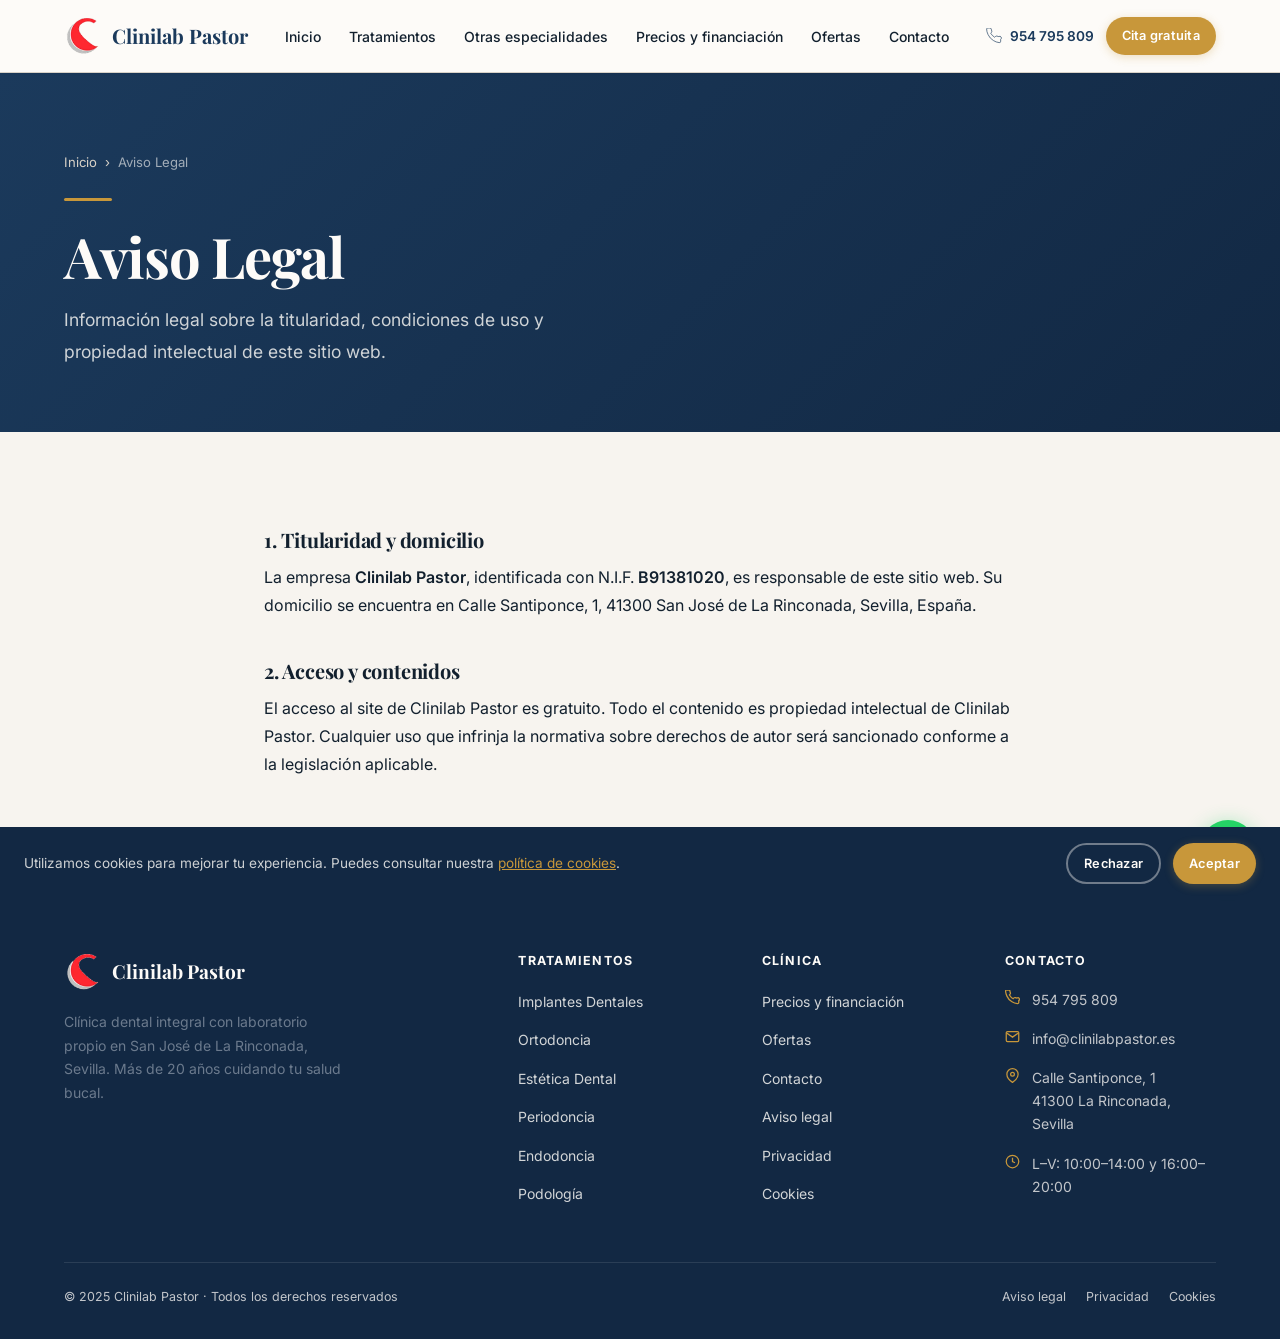
<file: aviso-legal.html>
<!DOCTYPE html>
<html lang="es">
<head>
  <meta charset="UTF-8">
  <meta name="viewport" content="width=device-width, initial-scale=1.0">
  <title>Aviso Legal | Clinilab Pastor — La Rinconada, Sevilla</title>
  <meta name="description" content="Aviso legal de Clinilab Pastor. Información sobre la titularidad, condiciones de uso y propiedad intelectual del sitio web.">
  <link rel="canonical" href="https://www.clinilabpastor.es/aviso-legal.html">
  <meta property="og:type" content="website">
  <meta property="og:url" content="https://www.clinilabpastor.es/aviso-legal.html">
  <meta property="og:title" content="Aviso Legal | Clinilab Pastor">
  <meta property="og:image" content="https://espangelisimo.github.io/miclila/assets/img/og-home.webp">
  <link rel="icon" href="assets/img/logoPesado.png" type="image">
  <link rel="preconnect" href="https://fonts.googleapis.com">
  <link rel="preconnect" href="https://fonts.gstatic.com" crossorigin>
  <link href="https://fonts.googleapis.com/css2?family=Inter:wght@400;500;600;700&family=Playfair+Display:wght@700&display=swap" rel="stylesheet">
  <link rel="stylesheet" href="css/main.css">
  <link rel="stylesheet" href="css/components.css">
</head>
<body>

<header role="banner">
  <nav class="navbar navbar--solid" aria-label="Navegación principal">
    <div class="navbar__inner">
      <a href="index.html" class="navbar__logo" aria-label="Clinilab Pastor — Inicio">
        <div class="navbar__logo-mark" aria-hidden="true">
          <img src="assets/img/logoPesado.png" alt="logo">
        </div>
        Clinilab Pastor
      </a>
      <ul class="navbar__nav" id="nav-menu" role="list">
        <li><a href="index.html" class="navbar__link">Inicio</a></li>
        <li class="navbar__item">
          <a href="tratamientos.html" class="navbar__link" aria-haspopup="true" aria-expanded="false">Tratamientos</a>
          <ul class="navbar__dropdown" role="list">
            <li><a href="implantes-dentales.html" class="navbar__dropdown-link">Implantes Dentales</a></li>
            <li><a href="ortodoncia.html" class="navbar__dropdown-link">Ortodoncia</a></li>
            <li><a href="tratamientos.html" class="navbar__dropdown-link">Todos los tratamientos</a></li>
          </ul>
        </li>
        <li><a href="otras-especialidades.html" class="navbar__link">Otras especialidades</a></li>
        <li><a href="precios-financiacion.html" class="navbar__link">Precios y financiación</a></li>
        <li><a href="ofertas.html" class="navbar__link">Ofertas</a></li>
        <li><a href="contacto.html" class="navbar__link">Contacto</a></li>
      </ul>
      <div class="navbar__actions">
        <a href="tel:+34954795809" class="navbar__tel">
          <svg viewBox="0 0 24 24" aria-hidden="true"><path d="M22 16.92v3a2 2 0 01-2.18 2 19.79 19.79 0 01-8.63-3.07A19.5 19.5 0 013.07 9.8 19.79 19.79 0 01.89 1.18 2 2 0 012.91 0h3a2 2 0 012 1.72c.127.96.361 1.903.7 2.81a2 2 0 01-.45 2.11L7.09 7.91a16 16 0 006 6l1.27-1.27a2 2 0 012.11-.45c.907.339 1.85.573 2.81.7A2 2 0 0122 16.92z"/></svg>
          954 795 809
        </a>
        <a href="contacto.html" class="btn btn--accent btn--sm">Cita gratuita</a>
        <button class="navbar__toggle" aria-label="Abrir menú" aria-expanded="false" aria-controls="nav-menu">
          <svg viewBox="0 0 24 24" aria-hidden="true"><line x1="3" y1="6" x2="21" y2="6"/><line x1="3" y1="12" x2="21" y2="12"/><line x1="3" y1="18" x2="21" y2="18"/></svg>
        </button>
      </div>
    </div>
  </nav>
</header>

<main id="main-content">

<section class="page-hero" aria-labelledby="aviso-heading">
  <div class="container">
    <nav aria-label="Ruta de navegación">
      <ol class="breadcrumb" itemscope itemtype="https://schema.org/BreadcrumbList">
        <li itemprop="itemListElement" itemscope itemtype="https://schema.org/ListItem">
          <a href="index.html" itemprop="item"><span itemprop="name">Inicio</span></a>
          <meta itemprop="position" content="1">
        </li>
        <span aria-hidden="true">›</span>
        <li><span style="color:rgba(253,251,248,.6)">Aviso Legal</span></li>
      </ol>
    </nav>
    <div class="page-hero__accent" aria-hidden="true"></div>
    <h1 id="aviso-heading">Aviso Legal</h1>
    <p>Información legal sobre la titularidad, condiciones de uso y propiedad intelectual de este sitio web.</p>
  </div>
</section>

<section class="section">
  <div class="container" style="max-width: 800px;">
    <div class="legal-prose">

      <h2>1. Titularidad y domicilio</h2>
      <p>La empresa <strong>Clinilab Pastor</strong>, identificada con N.I.F. <strong>B91381020</strong>, es responsable de este sitio web. Su domicilio se encuentra en Calle Santiponce, 1, 41300 San José de La Rinconada, Sevilla, España.</p>

      <h2>2. Acceso y contenidos</h2>
      <p>El acceso al site de Clinilab Pastor es gratuito. Todo el contenido es propiedad intelectual de Clinilab Pastor. Cualquier uso que infrinja la normativa sobre derechos de autor será sancionado conforme a la legislación aplicable.</p>

    </div>
  </div>
</section>

</main>

<!-- FOOTER -->
<footer class="footer" role="contentinfo">
  <div class="container">
    <div class="footer__grid">
      <div>
        <div class="footer__logo">
          <div class="navbar__logo-mark" aria-hidden="true">
            <img src="assets/img/logoPesado.png" alt="logo">
          </div>
          <span>Clinilab Pastor</span>
        </div>
        <p class="footer__desc">Clínica dental integral con laboratorio propio en San José de La Rinconada, Sevilla. Más de 20 años cuidando tu salud bucal.</p>
      </div>

      <div class="footer__col">
        <h4>Tratamientos</h4>
        <ul class="footer__links">
          <li><a href="implantes-dentales.html">Implantes Dentales</a></li>
          <li><a href="ortodoncia.html">Ortodoncia</a></li>
          <li><a href="tratamientos.html">Estética Dental</a></li>
          <li><a href="tratamientos.html">Periodoncia</a></li>
          <li><a href="tratamientos.html">Endodoncia</a></li>
          <li><a href="otras-especialidades.html">Podología</a></li>
        </ul>
      </div>

      <div class="footer__col">
        <h4>Clínica</h4>
        <ul class="footer__links">
          <li><a href="precios-financiacion.html">Precios y financiación</a></li>
          <li><a href="ofertas.html">Ofertas</a></li>
          <li><a href="contacto.html">Contacto</a></li>
          <li><a href="aviso-legal.html">Aviso legal</a></li>
          <li><a href="privacidad.html">Privacidad</a></li>
          <li><a href="cookies.html">Cookies</a></li>
        </ul>
      </div>

      <div class="footer__col">
        <h4>Contacto</h4>
        <address style="font-style:normal;">
          <div class="footer__contact-item">
            <svg viewBox="0 0 24 24" aria-hidden="true"><path d="M22 16.92v3a2 2 0 01-2.18 2 19.79 19.79 0 01-8.63-3.07A19.5 19.5 0 013.07 9.8 19.79 19.79 0 01.89 1.18 2 2 0 012.91 0h3a2 2 0 012 1.72c.127.96.361 1.903.7 2.81a2 2 0 01-.45 2.11L7.09 7.91a16 16 0 006 6l1.27-1.27a2 2 0 012.11-.45c.907.339 1.85.573 2.81.7A2 2 0 0122 16.92z"/></svg>
            <a href="tel:+34954795809">954 795 809</a>
          </div>
          <div class="footer__contact-item">
            <svg viewBox="0 0 24 24" aria-hidden="true"><path d="M4 4h16c1.1 0 2 .9 2 2v12c0 1.1-.9 2-2 2H4c-1.1 0-2-.9-2-2V6c0-1.1.9-2 2-2z"/><polyline points="22,6 12,13 2,6"/></svg>
            <a href="mailto:info@clinilabpastor.es">info@clinilabpastor.es</a>
          </div>
          <div class="footer__contact-item">
            <svg viewBox="0 0 24 24" aria-hidden="true"><path d="M21 10c0 7-9 13-9 13s-9-6-9-13a9 9 0 0118 0z"/><circle cx="12" cy="10" r="3"/></svg>
            <span>Calle Santiponce, 1<br>41300 La Rinconada, Sevilla</span>
          </div>
          <div class="footer__contact-item">
            <svg viewBox="0 0 24 24" aria-hidden="true"><circle cx="12" cy="12" r="10"/><polyline points="12 6 12 12 16 14"/></svg>
            <span>L–V: 10:00–14:00 y 16:00–20:00</span>
          </div>
        </address>
      </div>
    </div>

    <div class="footer__bottom">
      <span>© 2025 Clinilab Pastor · Todos los derechos reservados</span>
      <div class="footer__legal">
        <a href="aviso-legal.html">Aviso legal</a>
        <a href="privacidad.html">Privacidad</a>
        <a href="cookies.html">Cookies</a>
      </div>
    </div>
  </div>
</footer>

<a href="https://wa.me/34691660780?text=Hola%2C%20me%20gustar%C3%ADa%20pedir%20una%20cita%20en%20Clinilab%20Pastor." class="whatsapp-float" target="_blank" rel="noopener noreferrer" aria-label="Contactar por WhatsApp">
  <svg viewBox="0 0 24 24" aria-hidden="true"><path d="M17.472 14.382c-.297-.149-1.758-.867-2.03-.967-.273-.099-.471-.148-.67.15-.197.297-.767.966-.94 1.164-.173.199-.347.223-.644.075-.297-.15-1.255-.463-2.39-1.475-.883-.788-1.48-1.761-1.653-2.059-.173-.297-.018-.458.13-.606.134-.133.298-.347.446-.52.149-.174.198-.298.298-.497.099-.198.05-.371-.025-.52-.075-.149-.669-1.612-.916-2.207-.242-.579-.487-.5-.669-.51-.173-.008-.371-.01-.57-.01-.198 0-.52.074-.792.372-.272.297-1.04 1.016-1.04 2.479 0 1.462 1.065 2.875 1.213 3.074.149.198 2.096 3.2 5.077 4.487.709.306 1.262.489 1.694.625.712.227 1.36.195 1.871.118.571-.085 1.758-.719 2.006-1.413.248-.694.248-1.289.173-1.413-.074-.124-.272-.198-.57-.347m-5.421 7.403h-.004a9.87 9.87 0 01-5.031-1.378l-.361-.214-3.741.982.998-3.648-.235-.374a9.86 9.86 0 01-1.51-5.26c.001-5.45 4.436-9.884 9.888-9.884 2.64 0 5.122 1.03 6.988 2.898a9.825 9.825 0 012.893 6.994c-.003 5.45-4.437 9.884-9.885 9.884m8.413-18.297A11.815 11.815 0 0012.05 0C5.495 0 .16 5.335.157 11.892c0 2.096.547 4.142 1.588 5.945L.057 24l6.305-1.654a11.882 11.882 0 005.683 1.448h.005c6.554 0 11.89-5.335 11.893-11.893a11.821 11.821 0 00-3.48-8.413Z"/></svg>
</a>

<nav class="mobile-bar" aria-label="Contacto rápido">
  <a href="tel:+34954795809" class="mobile-bar__btn mobile-bar__btn--phone" aria-label="Llamar a Clinilab Pastor">
    <svg viewBox="0 0 24 24" fill="none" stroke="currentColor" stroke-width="2" aria-hidden="true"><path d="M22 16.92v3a2 2 0 01-2.18 2 19.79 19.79 0 01-8.63-3.07A19.5 19.5 0 013.07 9.8 19.79 19.79 0 01.89 1.18 2 2 0 012.91 0h3a2 2 0 012 1.72c.127.96.361 1.903.7 2.81a2 2 0 01-.45 2.11L7.09 7.91a16 16 0 006 6l1.27-1.27a2 2 0 012.11-.45c.907.339 1.85.573 2.81.7A2 2 0 0122 16.92z"/></svg>
    Llamar
  </a>
  <a href="contacto.html" class="mobile-bar__btn mobile-bar__btn--cta">
    <svg viewBox="0 0 24 24" fill="none" stroke="currentColor" stroke-width="2" aria-hidden="true"><rect x="3" y="4" width="18" height="18" rx="2"/><line x1="16" y1="2" x2="16" y2="6"/><line x1="8" y1="2" x2="8" y2="6"/><line x1="3" y1="10" x2="21" y2="10"/></svg>
    Cita gratuita
  </a>
  <a href="https://wa.me/34691660780?text=Hola%2C%20me%20gustar%C3%ADa%20pedir%20una%20cita%20en%20Clinilab%20Pastor." class="mobile-bar__btn mobile-bar__btn--wa" target="_blank" rel="noopener noreferrer" aria-label="WhatsApp">
    <svg viewBox="0 0 24 24" fill="currentColor" aria-hidden="true"><path d="M17.472 14.382c-.297-.149-1.758-.867-2.03-.967-.273-.099-.471-.148-.67.15-.197.297-.767.966-.94 1.164-.173.199-.347.223-.644.075-.297-.15-1.255-.463-2.39-1.475-.883-.788-1.48-1.761-1.653-2.059-.173-.297-.018-.458.13-.606.134-.133.298-.347.446-.52.149-.174.198-.298.298-.497.099-.198.05-.371-.025-.52-.075-.149-.669-1.612-.916-2.207-.242-.579-.487-.5-.669-.51-.173-.008-.371-.01-.57-.01-.198 0-.52.074-.792.372-.272.297-1.04 1.016-1.04 2.479 0 1.462 1.065 2.875 1.213 3.074.149.198 2.096 3.2 5.077 4.487.709.306 1.262.489 1.694.625.712.227 1.36.195 1.871.118.571-.085 1.758-.719 2.006-1.413.248-.694.248-1.289.173-1.413-.074-.124-.272-.198-.57-.347m-5.421 7.403h-.004a9.87 9.87 0 01-5.031-1.378l-.361-.214-3.741.982.998-3.648-.235-.374a9.86 9.86 0 01-1.51-5.26c.001-5.45 4.436-9.884 9.888-9.884 2.64 0 5.122 1.03 6.988 2.898a9.825 9.825 0 012.893 6.994c-.003 5.45-4.437 9.884-9.885 9.884m8.413-18.297A11.815 11.815 0 0012.05 0C5.495 0 .16 5.335.157 11.892c0 2.096.547 4.142 1.588 5.945L.057 24l6.305-1.654a11.882 11.882 0 005.683 1.448h.005c6.554 0 11.89-5.335 11.893-11.893a11.821 11.821 0 00-3.48-8.413Z"/></svg>
  </a>
</nav>

<div id="cookieBanner" class="cookie-banner" role="alert" aria-live="polite">
  <p>Utilizamos cookies para mejorar tu experiencia. Puedes consultar nuestra <a href="cookies.html">política de cookies</a>.</p>
  <div class="cookie-banner__actions">
    <button id="cookieReject" class="btn btn--outline-light btn--sm">Rechazar</button>
    <button id="cookieAccept" class="btn btn--accent btn--sm">Aceptar</button>
  </div>
</div>

<script src="js/main.js" defer></script>
</body>
</html>
</file>
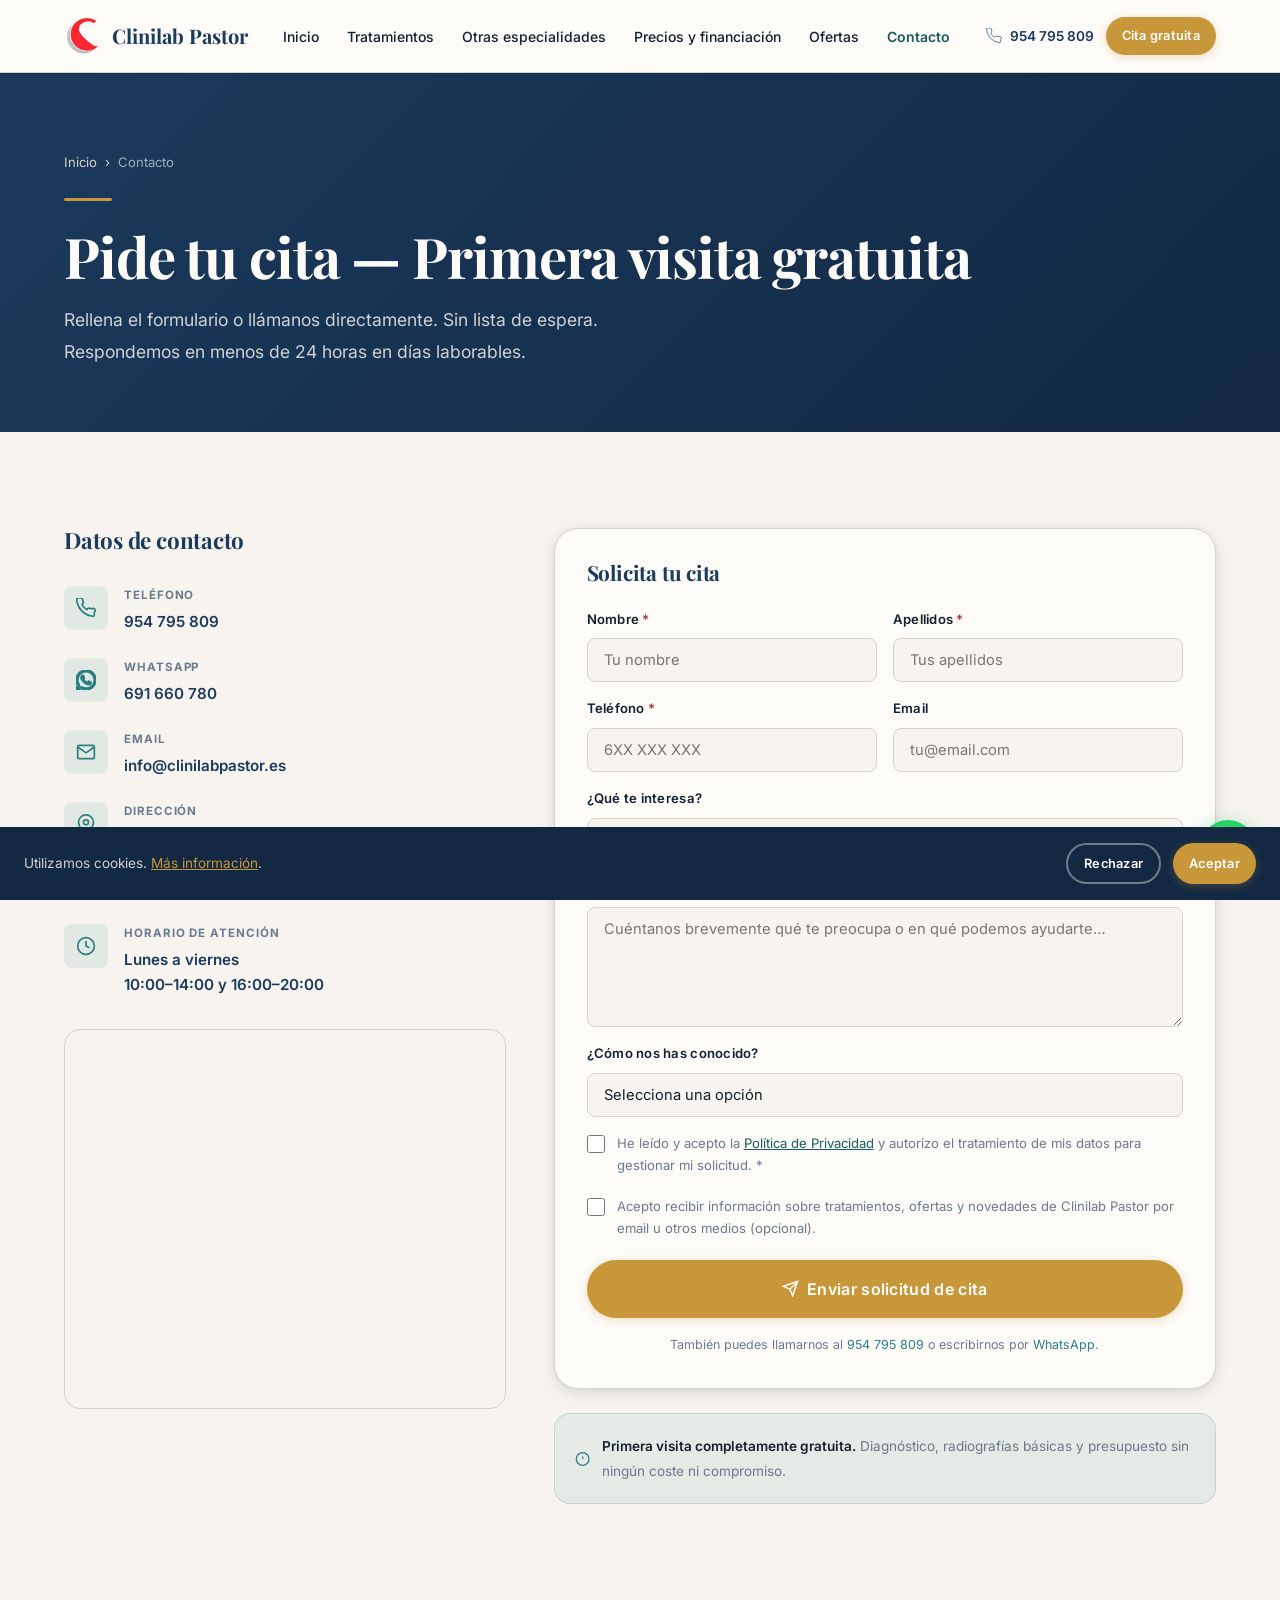
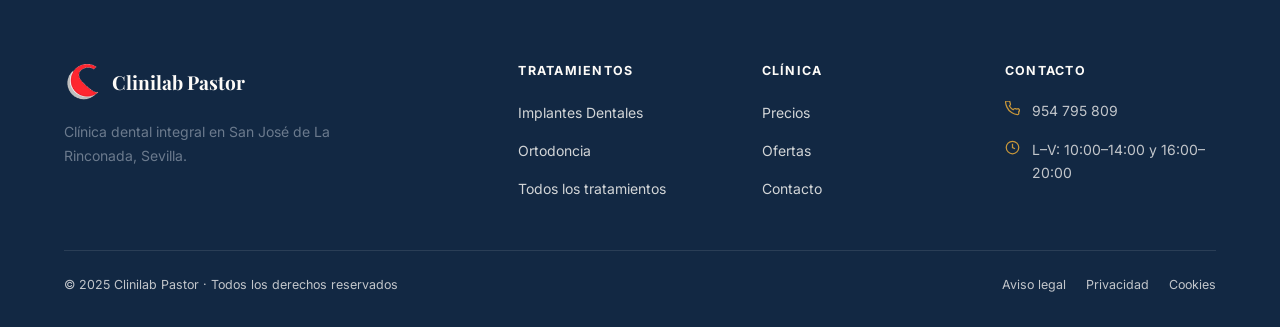
<file: contacto.html>
<!DOCTYPE html>
<html lang="es">
<head>
  <meta charset="UTF-8">
  <meta name="viewport" content="width=device-width, initial-scale=1.0">
  <title>Contacto y Cita Previa | Clinilab Pastor — La Rinconada, Sevilla</title>
  <meta name="description" content="Pide cita en Clinilab Pastor. Primera visita gratuita. Calle Santiponce, 1, San José de La Rinconada, Sevilla. Tlf: 954 795 809. L–V 10:00–14:00 y 16:00–20:00.">
  <link rel="canonical" href="https://www.clinilabpastor.es/contacto.html">
  <meta property="og:type" content="website">
  <meta property="og:url" content="https://www.clinilabpastor.es/contacto.html">
  <meta property="og:title" content="Contacto | Clinilab Pastor">
  <meta property="og:image" content="https://espangelisimo.github.io/miclila/assets/img/og-home.webp">
  <link rel="preconnect" href="https://fonts.googleapis.com">
  <link rel="preconnect" href="https://fonts.gstatic.com" crossorigin>
  <link href="https://fonts.googleapis.com/css2?family=Inter:wght@400;500;600;700&family=Playfair+Display:wght@700&display=swap" rel="stylesheet">
  <link rel="stylesheet" href="css/main.css">
  <link rel="stylesheet" href="css/components.css">
</head>
<body>

<header role="banner">
  <nav class="navbar navbar--solid" aria-label="Navegación principal">
    <div class="navbar__inner">
      <a href="index.html" class="navbar__logo" aria-label="Clinilab Pastor — Inicio">
        <div class="navbar__logo-mark" aria-hidden="true"><div class="navbar__logo-mark" aria-hidden="true">
          <img src="assets/img/logoPesado.png" alt="logo">
        </div></div>
        Clinilab Pastor
      </a>
      <ul class="navbar__nav" role="list">
        <li><a href="index.html" class="navbar__link">Inicio</a></li>
        <li class="navbar__item">
          <a href="tratamientos.html" class="navbar__link" aria-haspopup="true">Tratamientos</a>
          <ul class="navbar__dropdown" role="list">
            <li><a href="implantes-dentales.html" class="navbar__dropdown-link">Implantes Dentales</a></li>
            <li><a href="ortodoncia.html" class="navbar__dropdown-link">Ortodoncia</a></li>
            <li><a href="tratamientos.html" class="navbar__dropdown-link">Todos los tratamientos</a></li>
          </ul>
        </li>
        <li><a href="otras-especialidades.html" class="navbar__link">Otras especialidades</a></li>
        <li><a href="precios-financiacion.html" class="navbar__link">Precios y financiación</a></li>
        <li><a href="ofertas.html" class="navbar__link">Ofertas</a></li>
        <li><a href="contacto.html" class="navbar__link active">Contacto</a></li>
      </ul>
      <div class="navbar__actions">
        <a href="tel:+34954795809" class="navbar__tel"><svg viewBox="0 0 24 24" aria-hidden="true"><path d="M22 16.92v3a2 2 0 01-2.18 2 19.79 19.79 0 01-8.63-3.07A19.5 19.5 0 013.07 9.8 19.79 19.79 0 01.89 1.18 2 2 0 012.91 0h3a2 2 0 012 1.72c.127.96.361 1.903.7 2.81a2 2 0 01-.45 2.11L7.09 7.91a16 16 0 006 6l1.27-1.27a2 2 0 012.11-.45c.907.339 1.85.573 2.81.7A2 2 0 0122 16.92z"/></svg>954 795 809</a>
        <a href="contacto.html" class="btn btn--accent btn--sm">Cita gratuita</a>
        <button class="navbar__toggle" aria-label="Abrir menú" aria-expanded="false"><svg viewBox="0 0 24 24" aria-hidden="true"><line x1="3" y1="6" x2="21" y2="6"/><line x1="3" y1="12" x2="21" y2="12"/><line x1="3" y1="18" x2="21" y2="18"/></svg></button>
      </div>
    </div>
  </nav>
</header>

<main id="main-content">
<section class="page-hero" aria-labelledby="contacto-heading">
  <div class="container">
    <nav aria-label="Ruta de navegación"><ol class="breadcrumb" itemscope itemtype="https://schema.org/BreadcrumbList"><li itemprop="itemListElement" itemscope itemtype="https://schema.org/ListItem"><a href="index.html" itemprop="item"><span itemprop="name">Inicio</span></a><meta itemprop="position" content="1"></li><span aria-hidden="true">›</span><li><span style="color:rgba(253,251,248,.6)">Contacto</span></li></ol></nav>
    <div class="page-hero__accent" aria-hidden="true"></div>
    <h1 id="contacto-heading">Pide tu cita — Primera visita gratuita</h1>
    <p>Rellena el formulario o llámanos directamente. Sin lista de espera. Respondemos en menos de 24 horas en días laborables.</p>
  </div>
</section>

<section class="section" aria-labelledby="contacto-form-heading">
  <div class="container">
    <div class="contact-grid">

      <!-- Información de contacto -->
      <aside aria-label="Datos de contacto">
        <h2 id="contacto-form-heading" style="font-size:1.4rem; margin-bottom:var(--space-8);">Datos de contacto</h2>

        <div class="contact-info__item">
          <div class="contact-info__icon"><svg viewBox="0 0 24 24" aria-hidden="true"><path d="M22 16.92v3a2 2 0 01-2.18 2 19.79 19.79 0 01-8.63-3.07A19.5 19.5 0 013.07 9.8 19.79 19.79 0 01.89 1.18 2 2 0 012.91 0h3a2 2 0 012 1.72c.127.96.361 1.903.7 2.81a2 2 0 01-.45 2.11L7.09 7.91a16 16 0 006 6l1.27-1.27a2 2 0 012.11-.45c.907.339 1.85.573 2.81.7A2 2 0 0122 16.92z" fill="none" stroke-width="2"/></svg></div>
          <div>
            <div class="contact-info__label">Teléfono</div>
            <div class="contact-info__value"><a href="tel:+34954795809">954 795 809</a></div>
          </div>
        </div>

        <div class="contact-info__item">
          <div class="contact-info__icon"><svg viewBox="0 0 24 24" aria-hidden="true"><path d="M17.472 14.382c-.297-.149-1.758-.867-2.03-.967-.273-.099-.471-.148-.67.15-.197.297-.767.966-.94 1.164-.173.199-.347.223-.644.075-.297-.15-1.255-.463-2.39-1.475-.883-.788-1.48-1.761-1.653-2.059-.173-.297-.018-.458.13-.606.134-.133.298-.347.446-.52.149-.174.198-.298.298-.497.099-.198.05-.371-.025-.52-.075-.149-.669-1.612-.916-2.207-.242-.579-.487-.5-.669-.51-.173-.008-.371-.01-.57-.01-.198 0-.52.074-.792.372-.272.297-1.04 1.016-1.04 2.479 0 1.462 1.065 2.875 1.213 3.074.149.198 2.096 3.2 5.077 4.487.709.306 1.262.489 1.694.625.712.227 1.36.195 1.871.118.571-.085 1.758-.719 2.006-1.413.248-.694.248-1.289.173-1.413-.074-.124-.272-.198-.57-.347m-5.421 7.403h-.004a9.87 9.87 0 01-5.031-1.378l-.361-.214-3.741.982.998-3.648-.235-.374a9.86 9.86 0 01-1.51-5.26c.001-5.45 4.436-9.884 9.888-9.884 2.64 0 5.122 1.03 6.988 2.898a9.825 9.825 0 012.893 6.994c-.003 5.45-4.437 9.884-9.885 9.884m8.413-18.297A11.815 11.815 0 0012.05 0C5.495 0 .16 5.335.157 11.892c0 2.096.547 4.142 1.588 5.945L.057 24l6.305-1.654a11.882 11.882 0 005.683 1.448h.005c6.554 0 11.89-5.335 11.893-11.893a11.821 11.821 0 00-3.48-8.413Z" fill="var(--color-secondary)"/></svg></div>
          <div>
            <div class="contact-info__label">WhatsApp</div>
            <div class="contact-info__value"><a href="https://wa.me/34691660780" target="_blank" rel="noopener noreferrer">691 660 780</a></div>
          </div>
        </div>

        <div class="contact-info__item">
          <div class="contact-info__icon"><svg viewBox="0 0 24 24" fill="none" stroke="var(--color-secondary)" stroke-width="2" aria-hidden="true"><path d="M4 4h16c1.1 0 2 .9 2 2v12c0 1.1-.9 2-2 2H4c-1.1 0-2-.9-2-2V6c0-1.1.9-2 2-2z"/><polyline points="22,6 12,13 2,6"/></svg></div>
          <div>
            <div class="contact-info__label">Email</div>
            <div class="contact-info__value"><a href="mailto:info@clinilabpastor.es">info@clinilabpastor.es</a></div>
          </div>
        </div>

        <div class="contact-info__item">
          <div class="contact-info__icon"><svg viewBox="0 0 24 24" fill="none" stroke="var(--color-secondary)" stroke-width="2" aria-hidden="true"><path d="M21 10c0 7-9 13-9 13s-9-6-9-13a9 9 0 0118 0z"/><circle cx="12" cy="10" r="3"/></svg></div>
          <div>
            <div class="contact-info__label">Dirección</div>
            <address class="contact-info__value" style="font-style:normal;">
              Calle Santiponce, 1<br>
              41300 San José de La Rinconada<br>
              Sevilla
            </address>
          </div>
        </div>

        <div class="contact-info__item">
          <div class="contact-info__icon"><svg viewBox="0 0 24 24" fill="none" stroke="var(--color-secondary)" stroke-width="2" aria-hidden="true"><circle cx="12" cy="12" r="10"/><polyline points="12 6 12 12 16 14"/></svg></div>
          <div>
            <div class="contact-info__label">Horario de atención</div>
            <div class="contact-info__value">
              Lunes a viernes<br>
              10:00–14:00 y 16:00–20:00
            </div>
          </div>
        </div>

        <div class="map-container" style="margin-top:var(--space-8); height:260px;">
          <iframe
            src="https://maps.google.com/maps?q=37.48222059866249,-5.944658843974127&z=17&hl=es&output=embed"
            width="100%" height="100%" style="border:0;" allowfullscreen="" loading="lazy"
            referrerpolicy="no-referrer-when-downgrade"
            title="Ubicación de Clinilab Pastor"
            aria-label="Mapa de Google — Clinilab Pastor, Calle Santiponce 1, La Rinconada"
          ></iframe>
        </div>
      </aside>

      <!-- Formulario -->
      <div>
        <div class="form-card">
          <h2 style="font-size:1.3rem; margin-bottom:var(--space-6);">Solicita tu cita</h2>

          <form id="contactForm" novalidate aria-label="Formulario de solicitud de cita">
            <div class="form-row">
              <div class="form-group">
                <label for="nombre">Nombre <span aria-hidden="true">*</span></label>
                <input type="text" id="nombre" name="nombre" class="form-control" placeholder="Tu nombre" required autocomplete="given-name">
                <span class="form-error-msg" role="alert"></span>
              </div>
              <div class="form-group">
                <label for="apellidos">Apellidos <span aria-hidden="true">*</span></label>
                <input type="text" id="apellidos" name="apellidos" class="form-control" placeholder="Tus apellidos" required autocomplete="family-name">
                <span class="form-error-msg" role="alert"></span>
              </div>
            </div>

            <div class="form-row">
              <div class="form-group">
                <label for="telefono">Teléfono <span aria-hidden="true">*</span></label>
                <input type="tel" id="telefono" name="telefono" class="form-control" placeholder="6XX XXX XXX" required autocomplete="tel">
                <span class="form-error-msg" role="alert"></span>
              </div>
              <div class="form-group">
                <label for="email">Email</label>
                <input type="email" id="email" name="email" class="form-control" placeholder="tu@email.com" autocomplete="email">
                <span class="form-error-msg" role="alert"></span>
              </div>
            </div>

            <div class="form-group">
              <label for="tratamiento">¿Qué te interesa?</label>
              <select id="tratamiento" name="tratamiento" class="form-control">
                <option value="">— Selecciona un tratamiento —</option>
                <option value="implantes">Implantes Dentales</option>
                <option value="ortodoncia">Ortodoncia</option>
                <option value="estetica">Estética Dental / Blanqueamiento</option>
                <option value="periodoncia">Periodoncia</option>
                <option value="endodoncia">Endodoncia</option>
                <option value="protesis">Prótesis Dental</option>
                <option value="podologia">Podología</option>
                <option value="primera-visita">Primera visita / Revisión general</option>
                <option value="otro">Otro</option>
              </select>
            </div>

            <div class="form-group">
              <label for="mensaje">Mensaje o motivo de consulta</label>
              <textarea id="mensaje" name="mensaje" class="form-control" placeholder="Cuéntanos brevemente qué te preocupa o en qué podemos ayudarte…" rows="4"></textarea>
            </div>

            <div class="form-group">
              <label for="como-conocido">¿Cómo nos has conocido?</label>
              <select id="como-conocido" name="como-conocido" class="form-control">
                <option value="">Selecciona una opción</option>
                <option value="google">Búsqueda en Google</option>
                <option value="ia">Preguntando a una IA</option>
                <option value="recomendacion">Recomendación de amigos o familiares</option>
                <option value="redes-sociales">Redes sociales</option>
                <option value="ya-paciente">Ya soy paciente</option>
                <option value="pasaba">Pasaba por delante</option>
                <option value="otros">Otros</option>
              </select>
            </div>

            <div class="form-check">
              <input type="checkbox" id="privacidad" name="privacidad" required>
              <label for="privacidad">He leído y acepto la <a href="privacidad.html">Política de Privacidad</a> y autorizo el tratamiento de mis datos para gestionar mi solicitud. <span aria-hidden="true">*</span></label>
            </div>

            <div class="form-check">
              <input type="checkbox" id="comercial" name="comercial">
              <label for="comercial">Acepto recibir información sobre tratamientos, ofertas y novedades de Clinilab Pastor por email u otros medios (opcional).</label>
            </div>

            <button type="submit" class="btn btn--accent btn--lg" style="width:100%; justify-content:center;">
              <svg viewBox="0 0 24 24" width="18" height="18" fill="none" stroke="currentColor" stroke-width="2" aria-hidden="true"><line x1="22" y1="2" x2="11" y2="13"/><polygon points="22 2 15 22 11 13 2 9 22 2"/></svg>
              Enviar solicitud de cita
            </button>

            <p style="margin-top:var(--space-4); font-size:.78rem; color:var(--color-text-muted); text-align:center;">
              También puedes llamarnos al <a href="tel:+34954795809" style="color:var(--color-secondary);">954 795 809</a> o escribirnos por <a href="https://wa.me/34691660780" style="color:var(--color-secondary);">WhatsApp</a>.
            </p>
          </form>

          <!-- Estado de éxito -->
          <div id="formSuccess" class="form-success" role="status" aria-live="polite">
            <svg viewBox="0 0 24 24" aria-hidden="true"><path d="M22 11.08V12a10 10 0 11-5.93-9.14"/><polyline points="22 4 12 14.01 9 11.01"/></svg>
            <h3>¡Solicitud recibida!</h3>
            <p style="margin-top:var(--space-3);">Te contactaremos en menos de 24 horas para confirmar tu cita. Si prefieres, puedes llamarnos al <a href="tel:+34954795809">954 795 809</a>.</p>
          </div>
        </div>

        <div style="margin-top:var(--space-6); padding:var(--space-5); background:rgba(42,127,127,.08); border-radius:var(--radius-lg); border:1px solid rgba(42,127,127,.2);">
          <div style="display:flex; gap:var(--space-3); align-items:center;">
            <svg viewBox="0 0 24 24" width="20" height="20" fill="none" stroke="var(--color-secondary)" stroke-width="2" aria-hidden="true"><circle cx="12" cy="12" r="10"/><line x1="12" y1="8" x2="12" y2="12"/><line x1="12" y1="16" x2="12.01" y2="16"/></svg>
            <p style="font-size:.85rem; margin:0;"><strong>Primera visita completamente gratuita.</strong> Diagnóstico, radiografías básicas y presupuesto sin ningún coste ni compromiso.</p>
          </div>
        </div>
      </div>

    </div>
  </div>
</section>
</main>

<footer class="footer" role="contentinfo">
  <div class="container">
    <div class="footer__grid">
      <div><div class="footer__logo"><div class="navbar__logo-mark" aria-hidden="true"><div class="navbar__logo-mark" aria-hidden="true">
            <img src="assets/img/logoPesado.png" alt="logo">
          </div></div><span>Clinilab Pastor</span></div><p class="footer__desc">Clínica dental integral en San José de La Rinconada, Sevilla.</p></div>
      <div class="footer__col"><h4>Tratamientos</h4><ul class="footer__links"><li><a href="implantes-dentales.html">Implantes Dentales</a></li><li><a href="ortodoncia.html">Ortodoncia</a></li><li><a href="tratamientos.html">Todos los tratamientos</a></li></ul></div>
      <div class="footer__col"><h4>Clínica</h4><ul class="footer__links"><li><a href="precios-financiacion.html">Precios</a></li><li><a href="ofertas.html">Ofertas</a></li><li><a href="contacto.html">Contacto</a></li></ul></div>
      <div class="footer__col"><h4>Contacto</h4><address style="font-style:normal;"><div class="footer__contact-item"><svg viewBox="0 0 24 24" aria-hidden="true"><path d="M22 16.92v3a2 2 0 01-2.18 2 19.79 19.79 0 01-8.63-3.07A19.5 19.5 0 013.07 9.8 19.79 19.79 0 01.89 1.18 2 2 0 012.91 0h3a2 2 0 012 1.72c.127.96.361 1.903.7 2.81a2 2 0 01-.45 2.11L7.09 7.91a16 16 0 006 6l1.27-1.27a2 2 0 012.11-.45c.907.339 1.85.573 2.81.7A2 2 0 0122 16.92z"/></svg><a href="tel:+34954795809">954 795 809</a></div><div class="footer__contact-item"><svg viewBox="0 0 24 24" aria-hidden="true"><circle cx="12" cy="12" r="10"/><polyline points="12 6 12 12 16 14"/></svg><span>L–V: 10:00–14:00 y 16:00–20:00</span></div></address></div>
    </div>
    <div class="footer__bottom"><span>© 2025 Clinilab Pastor · Todos los derechos reservados</span><div class="footer__legal"><a href="aviso-legal.html">Aviso legal</a><a href="privacidad.html">Privacidad</a><a href="cookies.html">Cookies</a></div></div>
  </div>
</footer>
<a href="https://wa.me/34691660780" class="whatsapp-float" target="_blank" rel="noopener noreferrer" aria-label="Contactar por WhatsApp"><svg viewBox="0 0 24 24" aria-hidden="true"><path d="M17.472 14.382c-.297-.149-1.758-.867-2.03-.967-.273-.099-.471-.148-.67.15-.197.297-.767.966-.94 1.164-.173.199-.347.223-.644.075-.297-.15-1.255-.463-2.39-1.475-.883-.788-1.48-1.761-1.653-2.059-.173-.297-.018-.458.13-.606.134-.133.298-.347.446-.52.149-.174.198-.298.298-.497.099-.198.05-.371-.025-.52-.075-.149-.669-1.612-.916-2.207-.242-.579-.487-.5-.669-.51-.173-.008-.371-.01-.57-.01-.198 0-.52.074-.792.372-.272.297-1.04 1.016-1.04 2.479 0 1.462 1.065 2.875 1.213 3.074.149.198 2.096 3.2 5.077 4.487.709.306 1.262.489 1.694.625.712.227 1.36.195 1.871.118.571-.085 1.758-.719 2.006-1.413.248-.694.248-1.289.173-1.413-.074-.124-.272-.198-.57-.347m-5.421 7.403h-.004a9.87 9.87 0 01-5.031-1.378l-.361-.214-3.741.982.998-3.648-.235-.374a9.86 9.86 0 01-1.51-5.26c.001-5.45 4.436-9.884 9.888-9.884 2.64 0 5.122 1.03 6.988 2.898a9.825 9.825 0 012.893 6.994c-.003 5.45-4.437 9.884-9.885 9.884m8.413-18.297A11.815 11.815 0 0012.05 0C5.495 0 .16 5.335.157 11.892c0 2.096.547 4.142 1.588 5.945L.057 24l6.305-1.654a11.882 11.882 0 005.683 1.448h.005c6.554 0 11.89-5.335 11.893-11.893a11.821 11.821 0 00-3.48-8.413Z"/></svg></a>
<div id="cookieBanner" class="cookie-banner" role="alert"><p>Utilizamos cookies. <a href="cookies.html">Más información</a>.</p><div class="cookie-banner__actions"><button id="cookieReject" class="btn btn--outline-light btn--sm">Rechazar</button><button id="cookieAccept" class="btn btn--accent btn--sm">Aceptar</button></div></div>
<script src="js/main.js" defer></script>
<script src="js/form.js" defer></script>
</body>
</html>
</file>
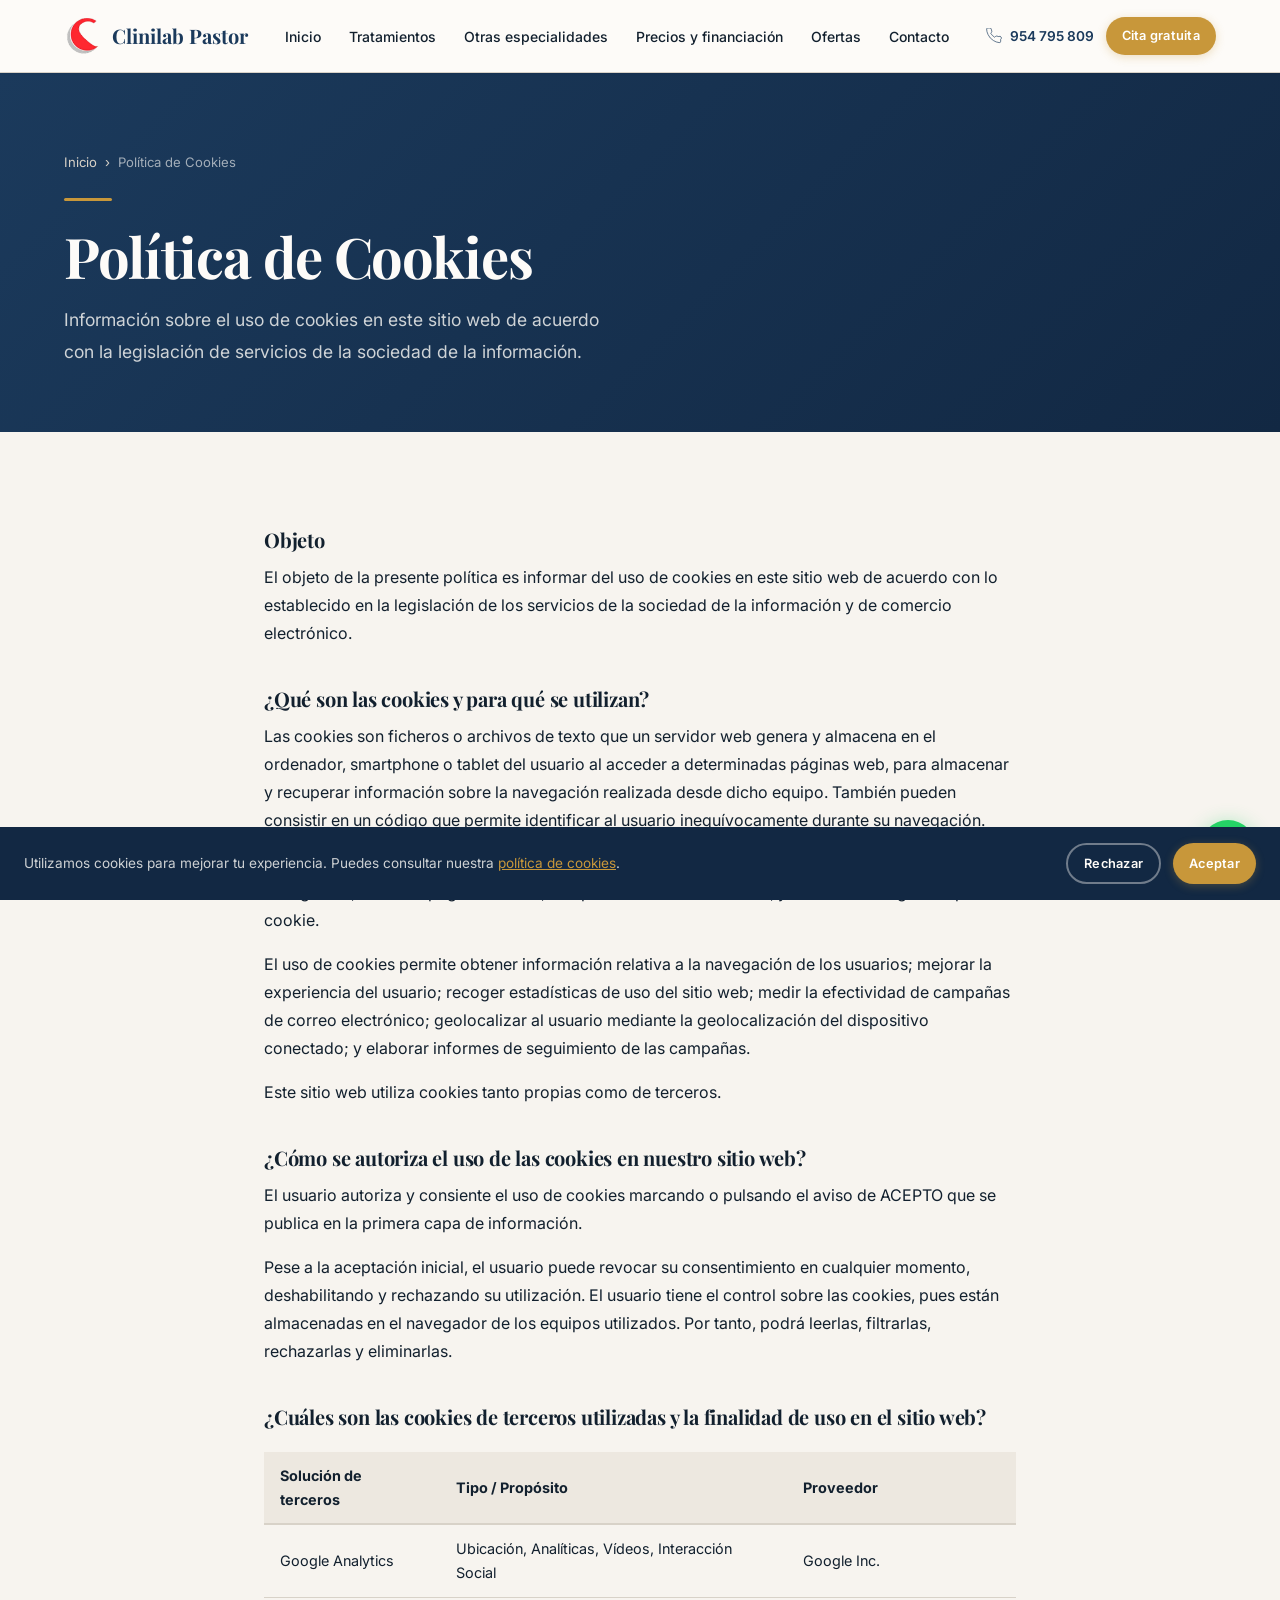
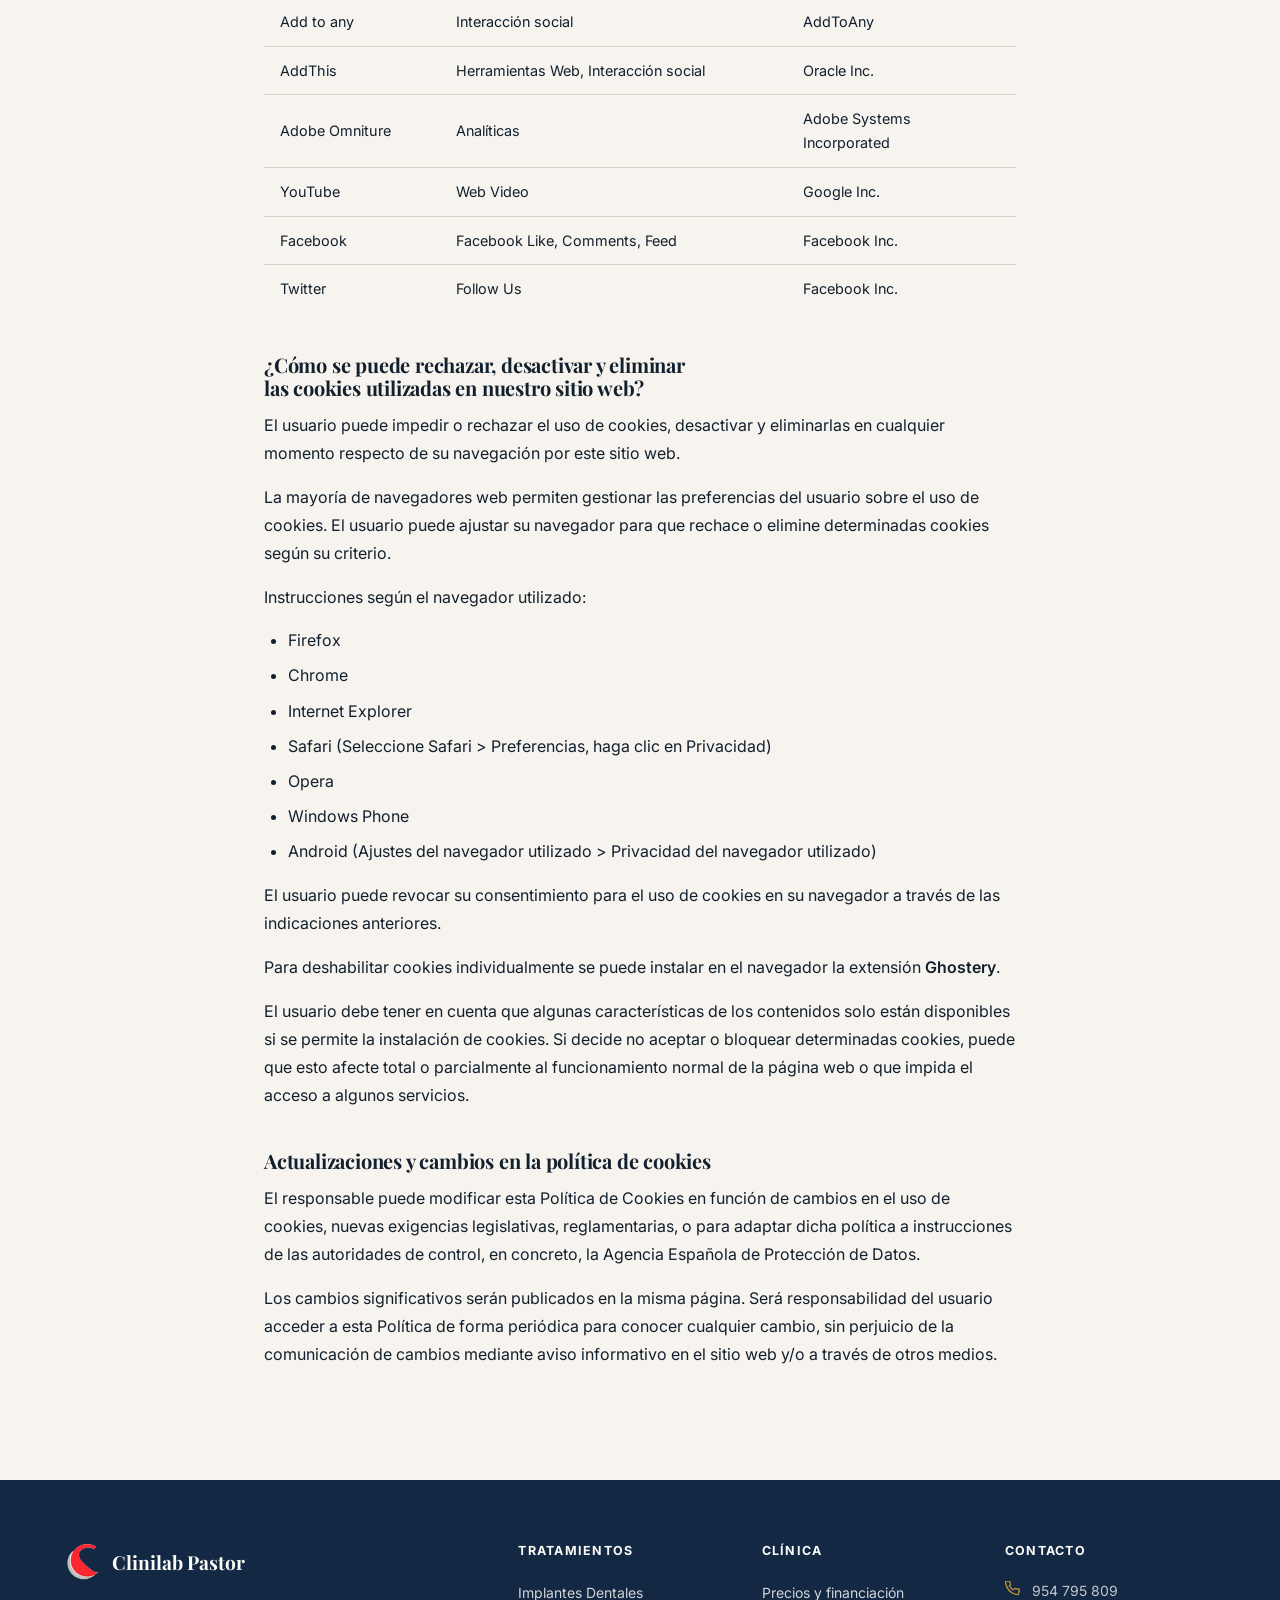
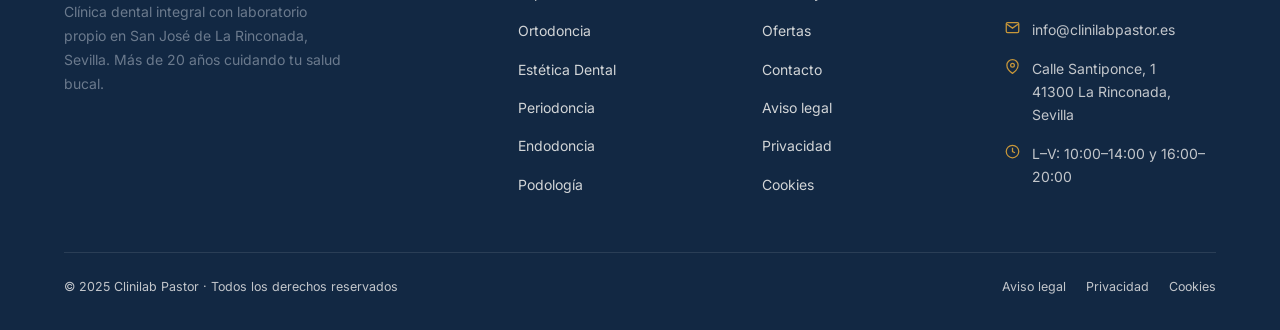
<file: cookies.html>
<!DOCTYPE html>
<html lang="es">
<head>
  <meta charset="UTF-8">
  <meta name="viewport" content="width=device-width, initial-scale=1.0">
  <title>Política de Cookies | Clinilab Pastor — La Rinconada, Sevilla</title>
  <meta name="description" content="Política de cookies de Clinilab Pastor. Información sobre qué cookies usamos, para qué y cómo puedes gestionarlas.">
  <link rel="canonical" href="https://www.clinilabpastor.es/cookies.html">
  <meta property="og:type" content="website">
  <meta property="og:url" content="https://www.clinilabpastor.es/cookies.html">
  <meta property="og:title" content="Política de Cookies | Clinilab Pastor">
  <meta property="og:image" content="https://espangelisimo.github.io/miclila/assets/img/og-home.webp">
  <link rel="icon" href="assets/img/logoPesado.png" type="image">
  <link rel="preconnect" href="https://fonts.googleapis.com">
  <link rel="preconnect" href="https://fonts.gstatic.com" crossorigin>
  <link href="https://fonts.googleapis.com/css2?family=Inter:wght@400;500;600;700&family=Playfair+Display:wght@700&display=swap" rel="stylesheet">
  <link rel="stylesheet" href="css/main.css">
  <link rel="stylesheet" href="css/components.css">
</head>
<body>

<header role="banner">
  <nav class="navbar navbar--solid" aria-label="Navegación principal">
    <div class="navbar__inner">
      <a href="index.html" class="navbar__logo" aria-label="Clinilab Pastor — Inicio">
        <div class="navbar__logo-mark" aria-hidden="true">
          <img src="assets/img/logoPesado.png" alt="logo">
        </div>
        Clinilab Pastor
      </a>
      <ul class="navbar__nav" id="nav-menu" role="list">
        <li><a href="index.html" class="navbar__link">Inicio</a></li>
        <li class="navbar__item">
          <a href="tratamientos.html" class="navbar__link" aria-haspopup="true" aria-expanded="false">Tratamientos</a>
          <ul class="navbar__dropdown" role="list">
            <li><a href="implantes-dentales.html" class="navbar__dropdown-link">Implantes Dentales</a></li>
            <li><a href="ortodoncia.html" class="navbar__dropdown-link">Ortodoncia</a></li>
            <li><a href="tratamientos.html" class="navbar__dropdown-link">Todos los tratamientos</a></li>
          </ul>
        </li>
        <li><a href="otras-especialidades.html" class="navbar__link">Otras especialidades</a></li>
        <li><a href="precios-financiacion.html" class="navbar__link">Precios y financiación</a></li>
        <li><a href="ofertas.html" class="navbar__link">Ofertas</a></li>
        <li><a href="contacto.html" class="navbar__link">Contacto</a></li>
      </ul>
      <div class="navbar__actions">
        <a href="tel:+34954795809" class="navbar__tel">
          <svg viewBox="0 0 24 24" aria-hidden="true"><path d="M22 16.92v3a2 2 0 01-2.18 2 19.79 19.79 0 01-8.63-3.07A19.5 19.5 0 013.07 9.8 19.79 19.79 0 01.89 1.18 2 2 0 012.91 0h3a2 2 0 012 1.72c.127.96.361 1.903.7 2.81a2 2 0 01-.45 2.11L7.09 7.91a16 16 0 006 6l1.27-1.27a2 2 0 012.11-.45c.907.339 1.85.573 2.81.7A2 2 0 0122 16.92z"/></svg>
          954 795 809
        </a>
        <a href="contacto.html" class="btn btn--accent btn--sm">Cita gratuita</a>
        <button class="navbar__toggle" aria-label="Abrir menú" aria-expanded="false" aria-controls="nav-menu">
          <svg viewBox="0 0 24 24" aria-hidden="true"><line x1="3" y1="6" x2="21" y2="6"/><line x1="3" y1="12" x2="21" y2="12"/><line x1="3" y1="18" x2="21" y2="18"/></svg>
        </button>
      </div>
    </div>
  </nav>
</header>

<main id="main-content">

<section class="page-hero" aria-labelledby="cookies-heading">
  <div class="container">
    <nav aria-label="Ruta de navegación">
      <ol class="breadcrumb" itemscope itemtype="https://schema.org/BreadcrumbList">
        <li itemprop="itemListElement" itemscope itemtype="https://schema.org/ListItem">
          <a href="index.html" itemprop="item"><span itemprop="name">Inicio</span></a>
          <meta itemprop="position" content="1">
        </li>
        <span aria-hidden="true">›</span>
        <li><span style="color:rgba(253,251,248,.6)">Política de Cookies</span></li>
      </ol>
    </nav>
    <div class="page-hero__accent" aria-hidden="true"></div>
    <h1 id="cookies-heading">Política de Cookies</h1>
    <p>Información sobre el uso de cookies en este sitio web de acuerdo con la legislación de servicios de la sociedad de la información.</p>
  </div>
</section>

<section class="section">
  <div class="container" style="max-width: 800px;">
    <div class="legal-prose">

      <h2>Objeto</h2>
      <p>El objeto de la presente política es informar del uso de cookies en este sitio web de acuerdo con lo establecido en la legislación de los servicios de la sociedad de la información y de comercio electrónico.</p>

      <h2>¿Qué son las cookies y para qué se utilizan?</h2>
      <p>Las cookies son ficheros o archivos de texto que un servidor web genera y almacena en el ordenador, smartphone o tablet del usuario al acceder a determinadas páginas web, para almacenar y recuperar información sobre la navegación realizada desde dicho equipo. También pueden consistir en un código que permite identificar al usuario inequívocamente durante su navegación.</p>
      <p>Las cookies pueden almacenar información sobre el equipo del usuario o sobre sus sesiones de navegación, tal como página visitada, tiempo de conexión a Internet, y otros datos según el tipo de cookie.</p>
      <p>El uso de cookies permite obtener información relativa a la navegación de los usuarios; mejorar la experiencia del usuario; recoger estadísticas de uso del sitio web; medir la efectividad de campañas de correo electrónico; geolocalizar al usuario mediante la geolocalización del dispositivo conectado; y elaborar informes de seguimiento de las campañas.</p>
      <p>Este sitio web utiliza cookies tanto propias como de terceros.</p>

      <h2>¿Cómo se autoriza el uso de las cookies en nuestro sitio web?</h2>
      <p>El usuario autoriza y consiente el uso de cookies marcando o pulsando el aviso de ACEPTO que se publica en la primera capa de información.</p>
      <p>Pese a la aceptación inicial, el usuario puede revocar su consentimiento en cualquier momento, deshabilitando y rechazando su utilización. El usuario tiene el control sobre las cookies, pues están almacenadas en el navegador de los equipos utilizados. Por tanto, podrá leerlas, filtrarlas, rechazarlas y eliminarlas.</p>

      <h2>¿Cuáles son las cookies de terceros utilizadas y la finalidad de uso en el sitio web?</h2>

      <div style="overflow-x: auto; margin: var(--space-6) 0;">
        <table style="width:100%; border-collapse:collapse; font-size:0.9rem;">
          <thead>
            <tr style="background:var(--color-bg-alt);">
              <th style="padding:var(--space-3) var(--space-4); text-align:left; border-bottom:2px solid var(--color-border);">Solución de terceros</th>
              <th style="padding:var(--space-3) var(--space-4); text-align:left; border-bottom:2px solid var(--color-border);">Tipo / Propósito</th>
              <th style="padding:var(--space-3) var(--space-4); text-align:left; border-bottom:2px solid var(--color-border);">Proveedor</th>
            </tr>
          </thead>
          <tbody>
            <tr>
              <td style="padding:var(--space-3) var(--space-4); border-bottom:1px solid var(--color-border);">Google Analytics</td>
              <td style="padding:var(--space-3) var(--space-4); border-bottom:1px solid var(--color-border);">Ubicación, Analíticas, Vídeos, Interacción Social</td>
              <td style="padding:var(--space-3) var(--space-4); border-bottom:1px solid var(--color-border);">Google Inc.</td>
            </tr>
            <tr>
              <td style="padding:var(--space-3) var(--space-4); border-bottom:1px solid var(--color-border);">Add to any</td>
              <td style="padding:var(--space-3) var(--space-4); border-bottom:1px solid var(--color-border);">Interacción social</td>
              <td style="padding:var(--space-3) var(--space-4); border-bottom:1px solid var(--color-border);">AddToAny</td>
            </tr>
            <tr>
              <td style="padding:var(--space-3) var(--space-4); border-bottom:1px solid var(--color-border);">AddThis</td>
              <td style="padding:var(--space-3) var(--space-4); border-bottom:1px solid var(--color-border);">Herramientas Web, Interacción social</td>
              <td style="padding:var(--space-3) var(--space-4); border-bottom:1px solid var(--color-border);">Oracle Inc.</td>
            </tr>
            <tr>
              <td style="padding:var(--space-3) var(--space-4); border-bottom:1px solid var(--color-border);">Adobe Omniture</td>
              <td style="padding:var(--space-3) var(--space-4); border-bottom:1px solid var(--color-border);">Analíticas</td>
              <td style="padding:var(--space-3) var(--space-4); border-bottom:1px solid var(--color-border);">Adobe Systems Incorporated</td>
            </tr>
            <tr>
              <td style="padding:var(--space-3) var(--space-4); border-bottom:1px solid var(--color-border);">YouTube</td>
              <td style="padding:var(--space-3) var(--space-4); border-bottom:1px solid var(--color-border);">Web Video</td>
              <td style="padding:var(--space-3) var(--space-4); border-bottom:1px solid var(--color-border);">Google Inc.</td>
            </tr>
            <tr>
              <td style="padding:var(--space-3) var(--space-4); border-bottom:1px solid var(--color-border);">Facebook</td>
              <td style="padding:var(--space-3) var(--space-4); border-bottom:1px solid var(--color-border);">Facebook Like, Comments, Feed</td>
              <td style="padding:var(--space-3) var(--space-4); border-bottom:1px solid var(--color-border);">Facebook Inc.</td>
            </tr>
            <tr>
              <td style="padding:var(--space-3) var(--space-4);">Twitter</td>
              <td style="padding:var(--space-3) var(--space-4);">Follow Us</td>
              <td style="padding:var(--space-3) var(--space-4);">Facebook Inc.</td>
            </tr>
          </tbody>
        </table>
      </div>

      <h2>¿Cómo se puede rechazar, desactivar y eliminar las cookies utilizadas en nuestro sitio web?</h2>
      <p>El usuario puede impedir o rechazar el uso de cookies, desactivar y eliminarlas en cualquier momento respecto de su navegación por este sitio web.</p>
      <p>La mayoría de navegadores web permiten gestionar las preferencias del usuario sobre el uso de cookies. El usuario puede ajustar su navegador para que rechace o elimine determinadas cookies según su criterio.</p>
      <p>Instrucciones según el navegador utilizado:</p>
      <ul>
        <li>Firefox</li>
        <li>Chrome</li>
        <li>Internet Explorer</li>
        <li>Safari (Seleccione Safari &gt; Preferencias, haga clic en Privacidad)</li>
        <li>Opera</li>
        <li>Windows Phone</li>
        <li>Android (Ajustes del navegador utilizado &gt; Privacidad del navegador utilizado)</li>
      </ul>
      <p>El usuario puede revocar su consentimiento para el uso de cookies en su navegador a través de las indicaciones anteriores.</p>
      <p>Para deshabilitar cookies individualmente se puede instalar en el navegador la extensión <strong>Ghostery</strong>.</p>
      <p>El usuario debe tener en cuenta que algunas características de los contenidos solo están disponibles si se permite la instalación de cookies. Si decide no aceptar o bloquear determinadas cookies, puede que esto afecte total o parcialmente al funcionamiento normal de la página web o que impida el acceso a algunos servicios.</p>

      <h2>Actualizaciones y cambios en la política de cookies</h2>
      <p>El responsable puede modificar esta Política de Cookies en función de cambios en el uso de cookies, nuevas exigencias legislativas, reglamentarias, o para adaptar dicha política a instrucciones de las autoridades de control, en concreto, la Agencia Española de Protección de Datos.</p>
      <p>Los cambios significativos serán publicados en la misma página. Será responsabilidad del usuario acceder a esta Política de forma periódica para conocer cualquier cambio, sin perjuicio de la comunicación de cambios mediante aviso informativo en el sitio web y/o a través de otros medios.</p>

    </div>
  </div>
</section>

</main>

<!-- FOOTER -->
<footer class="footer" role="contentinfo">
  <div class="container">
    <div class="footer__grid">
      <div>
        <div class="footer__logo">
          <div class="navbar__logo-mark" aria-hidden="true">
            <img src="assets/img/logoPesado.png" alt="logo">
          </div>
          <span>Clinilab Pastor</span>
        </div>
        <p class="footer__desc">Clínica dental integral con laboratorio propio en San José de La Rinconada, Sevilla. Más de 20 años cuidando tu salud bucal.</p>
      </div>

      <div class="footer__col">
        <h4>Tratamientos</h4>
        <ul class="footer__links">
          <li><a href="implantes-dentales.html">Implantes Dentales</a></li>
          <li><a href="ortodoncia.html">Ortodoncia</a></li>
          <li><a href="tratamientos.html">Estética Dental</a></li>
          <li><a href="tratamientos.html">Periodoncia</a></li>
          <li><a href="tratamientos.html">Endodoncia</a></li>
          <li><a href="otras-especialidades.html">Podología</a></li>
        </ul>
      </div>

      <div class="footer__col">
        <h4>Clínica</h4>
        <ul class="footer__links">
          <li><a href="precios-financiacion.html">Precios y financiación</a></li>
          <li><a href="ofertas.html">Ofertas</a></li>
          <li><a href="contacto.html">Contacto</a></li>
          <li><a href="aviso-legal.html">Aviso legal</a></li>
          <li><a href="privacidad.html">Privacidad</a></li>
          <li><a href="cookies.html">Cookies</a></li>
        </ul>
      </div>

      <div class="footer__col">
        <h4>Contacto</h4>
        <address style="font-style:normal;">
          <div class="footer__contact-item">
            <svg viewBox="0 0 24 24" aria-hidden="true"><path d="M22 16.92v3a2 2 0 01-2.18 2 19.79 19.79 0 01-8.63-3.07A19.5 19.5 0 013.07 9.8 19.79 19.79 0 01.89 1.18 2 2 0 012.91 0h3a2 2 0 012 1.72c.127.96.361 1.903.7 2.81a2 2 0 01-.45 2.11L7.09 7.91a16 16 0 006 6l1.27-1.27a2 2 0 012.11-.45c.907.339 1.85.573 2.81.7A2 2 0 0122 16.92z"/></svg>
            <a href="tel:+34954795809">954 795 809</a>
          </div>
          <div class="footer__contact-item">
            <svg viewBox="0 0 24 24" aria-hidden="true"><path d="M4 4h16c1.1 0 2 .9 2 2v12c0 1.1-.9 2-2 2H4c-1.1 0-2-.9-2-2V6c0-1.1.9-2 2-2z"/><polyline points="22,6 12,13 2,6"/></svg>
            <a href="mailto:info@clinilabpastor.es">info@clinilabpastor.es</a>
          </div>
          <div class="footer__contact-item">
            <svg viewBox="0 0 24 24" aria-hidden="true"><path d="M21 10c0 7-9 13-9 13s-9-6-9-13a9 9 0 0118 0z"/><circle cx="12" cy="10" r="3"/></svg>
            <span>Calle Santiponce, 1<br>41300 La Rinconada, Sevilla</span>
          </div>
          <div class="footer__contact-item">
            <svg viewBox="0 0 24 24" aria-hidden="true"><circle cx="12" cy="12" r="10"/><polyline points="12 6 12 12 16 14"/></svg>
            <span>L–V: 10:00–14:00 y 16:00–20:00</span>
          </div>
        </address>
      </div>
    </div>

    <div class="footer__bottom">
      <span>© 2025 Clinilab Pastor · Todos los derechos reservados</span>
      <div class="footer__legal">
        <a href="aviso-legal.html">Aviso legal</a>
        <a href="privacidad.html">Privacidad</a>
        <a href="cookies.html">Cookies</a>
      </div>
    </div>
  </div>
</footer>

<a href="https://wa.me/34691660780?text=Hola%2C%20me%20gustar%C3%ADa%20pedir%20una%20cita%20en%20Clinilab%20Pastor." class="whatsapp-float" target="_blank" rel="noopener noreferrer" aria-label="Contactar por WhatsApp">
  <svg viewBox="0 0 24 24" aria-hidden="true"><path d="M17.472 14.382c-.297-.149-1.758-.867-2.03-.967-.273-.099-.471-.148-.67.15-.197.297-.767.966-.94 1.164-.173.199-.347.223-.644.075-.297-.15-1.255-.463-2.39-1.475-.883-.788-1.48-1.761-1.653-2.059-.173-.297-.018-.458.13-.606.134-.133.298-.347.446-.52.149-.174.198-.298.298-.497.099-.198.05-.371-.025-.52-.075-.149-.669-1.612-.916-2.207-.242-.579-.487-.5-.669-.51-.173-.008-.371-.01-.57-.01-.198 0-.52.074-.792.372-.272.297-1.04 1.016-1.04 2.479 0 1.462 1.065 2.875 1.213 3.074.149.198 2.096 3.2 5.077 4.487.709.306 1.262.489 1.694.625.712.227 1.36.195 1.871.118.571-.085 1.758-.719 2.006-1.413.248-.694.248-1.289.173-1.413-.074-.124-.272-.198-.57-.347m-5.421 7.403h-.004a9.87 9.87 0 01-5.031-1.378l-.361-.214-3.741.982.998-3.648-.235-.374a9.86 9.86 0 01-1.51-5.26c.001-5.45 4.436-9.884 9.888-9.884 2.64 0 5.122 1.03 6.988 2.898a9.825 9.825 0 012.893 6.994c-.003 5.45-4.437 9.884-9.885 9.884m8.413-18.297A11.815 11.815 0 0012.05 0C5.495 0 .16 5.335.157 11.892c0 2.096.547 4.142 1.588 5.945L.057 24l6.305-1.654a11.882 11.882 0 005.683 1.448h.005c6.554 0 11.89-5.335 11.893-11.893a11.821 11.821 0 00-3.48-8.413Z"/></svg>
</a>

<nav class="mobile-bar" aria-label="Contacto rápido">
  <a href="tel:+34954795809" class="mobile-bar__btn mobile-bar__btn--phone" aria-label="Llamar a Clinilab Pastor">
    <svg viewBox="0 0 24 24" fill="none" stroke="currentColor" stroke-width="2" aria-hidden="true"><path d="M22 16.92v3a2 2 0 01-2.18 2 19.79 19.79 0 01-8.63-3.07A19.5 19.5 0 013.07 9.8 19.79 19.79 0 01.89 1.18 2 2 0 012.91 0h3a2 2 0 012 1.72c.127.96.361 1.903.7 2.81a2 2 0 01-.45 2.11L7.09 7.91a16 16 0 006 6l1.27-1.27a2 2 0 012.11-.45c.907.339 1.85.573 2.81.7A2 2 0 0122 16.92z"/></svg>
    Llamar
  </a>
  <a href="contacto.html" class="mobile-bar__btn mobile-bar__btn--cta">
    <svg viewBox="0 0 24 24" fill="none" stroke="currentColor" stroke-width="2" aria-hidden="true"><rect x="3" y="4" width="18" height="18" rx="2"/><line x1="16" y1="2" x2="16" y2="6"/><line x1="8" y1="2" x2="8" y2="6"/><line x1="3" y1="10" x2="21" y2="10"/></svg>
    Cita gratuita
  </a>
  <a href="https://wa.me/34691660780?text=Hola%2C%20me%20gustar%C3%ADa%20pedir%20una%20cita%20en%20Clinilab%20Pastor." class="mobile-bar__btn mobile-bar__btn--wa" target="_blank" rel="noopener noreferrer" aria-label="WhatsApp">
    <svg viewBox="0 0 24 24" fill="currentColor" aria-hidden="true"><path d="M17.472 14.382c-.297-.149-1.758-.867-2.03-.967-.273-.099-.471-.148-.67.15-.197.297-.767.966-.94 1.164-.173.199-.347.223-.644.075-.297-.15-1.255-.463-2.39-1.475-.883-.788-1.48-1.761-1.653-2.059-.173-.297-.018-.458.13-.606.134-.133.298-.347.446-.52.149-.174.198-.298.298-.497.099-.198.05-.371-.025-.52-.075-.149-.669-1.612-.916-2.207-.242-.579-.487-.5-.669-.51-.173-.008-.371-.01-.57-.01-.198 0-.52.074-.792.372-.272.297-1.04 1.016-1.04 2.479 0 1.462 1.065 2.875 1.213 3.074.149.198 2.096 3.2 5.077 4.487.709.306 1.262.489 1.694.625.712.227 1.36.195 1.871.118.571-.085 1.758-.719 2.006-1.413.248-.694.248-1.289.173-1.413-.074-.124-.272-.198-.57-.347m-5.421 7.403h-.004a9.87 9.87 0 01-5.031-1.378l-.361-.214-3.741.982.998-3.648-.235-.374a9.86 9.86 0 01-1.51-5.26c.001-5.45 4.436-9.884 9.888-9.884 2.64 0 5.122 1.03 6.988 2.898a9.825 9.825 0 012.893 6.994c-.003 5.45-4.437 9.884-9.885 9.884m8.413-18.297A11.815 11.815 0 0012.05 0C5.495 0 .16 5.335.157 11.892c0 2.096.547 4.142 1.588 5.945L.057 24l6.305-1.654a11.882 11.882 0 005.683 1.448h.005c6.554 0 11.89-5.335 11.893-11.893a11.821 11.821 0 00-3.48-8.413Z"/></svg>
  </a>
</nav>

<div id="cookieBanner" class="cookie-banner" role="alert" aria-live="polite">
  <p>Utilizamos cookies para mejorar tu experiencia. Puedes consultar nuestra <a href="cookies.html">política de cookies</a>.</p>
  <div class="cookie-banner__actions">
    <button id="cookieReject" class="btn btn--outline-light btn--sm">Rechazar</button>
    <button id="cookieAccept" class="btn btn--accent btn--sm">Aceptar</button>
  </div>
</div>

<script src="js/main.js" defer></script>
</body>
</html>
</file>
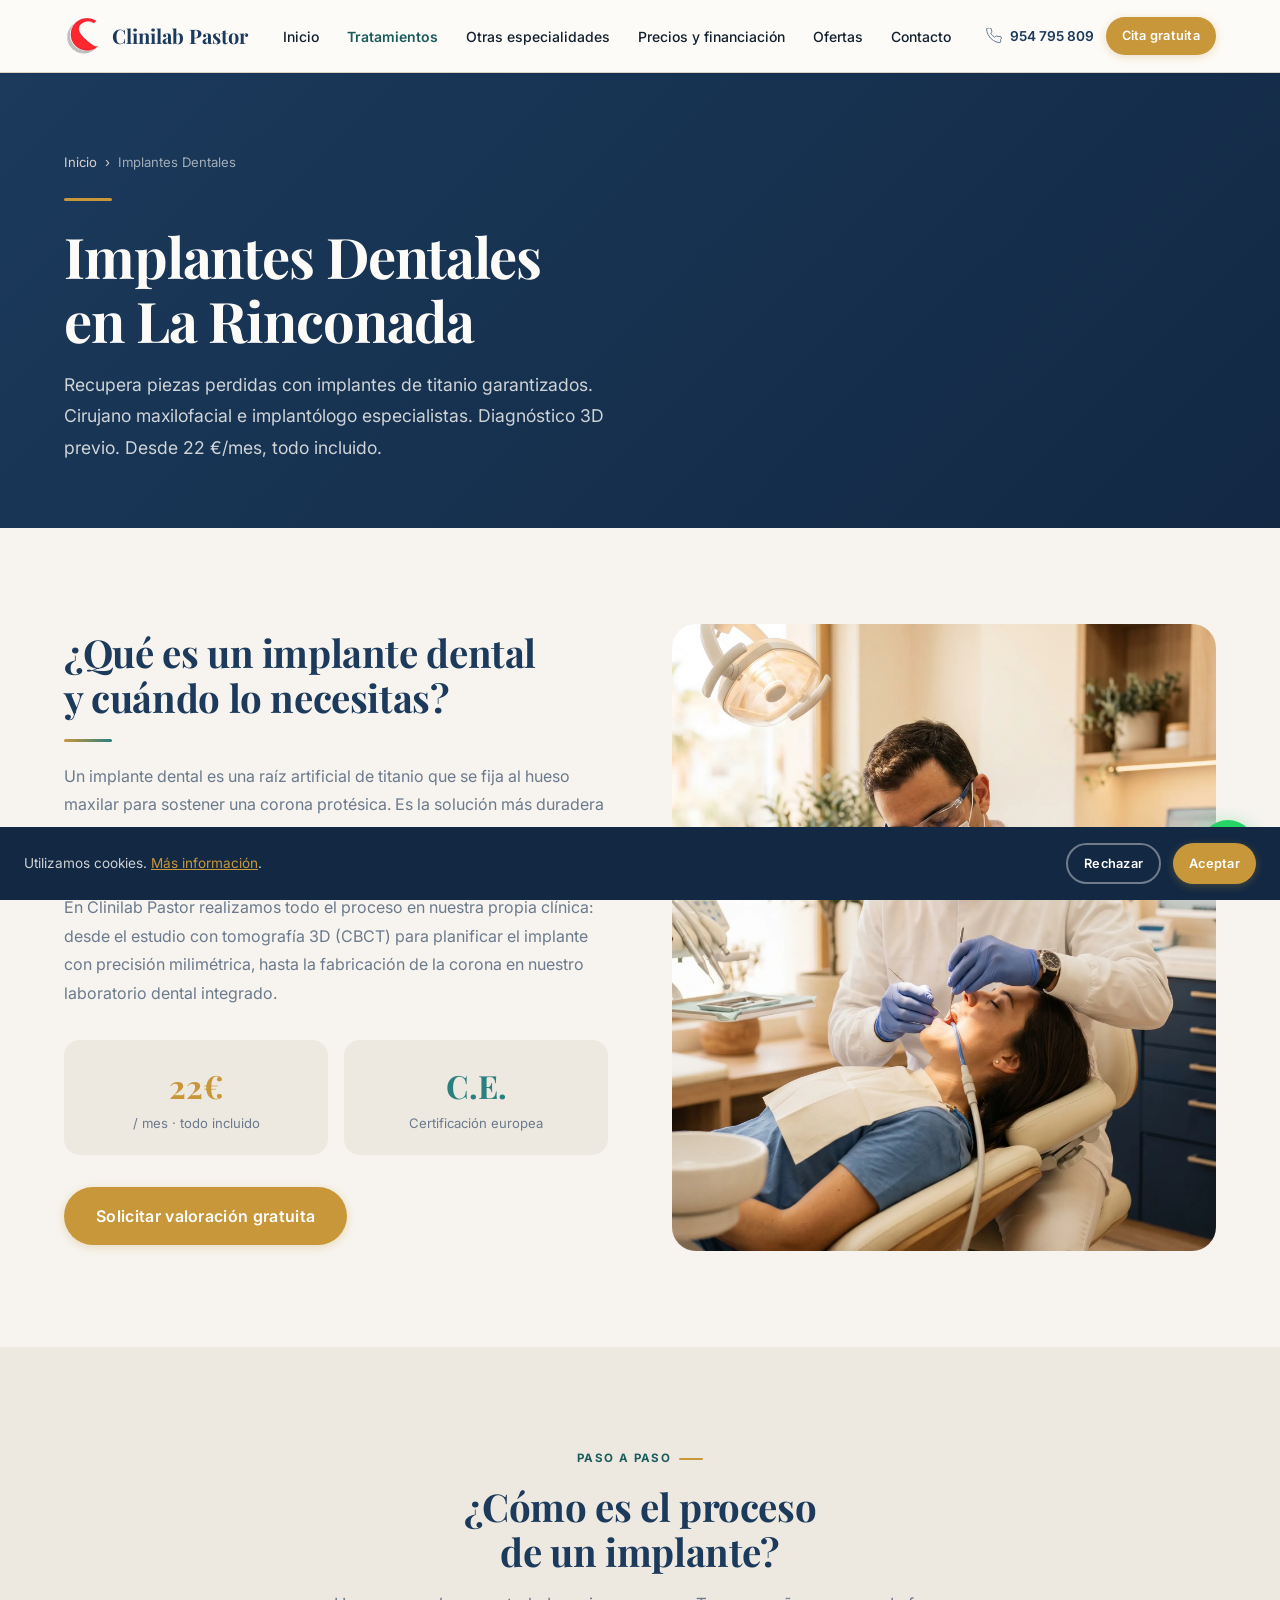
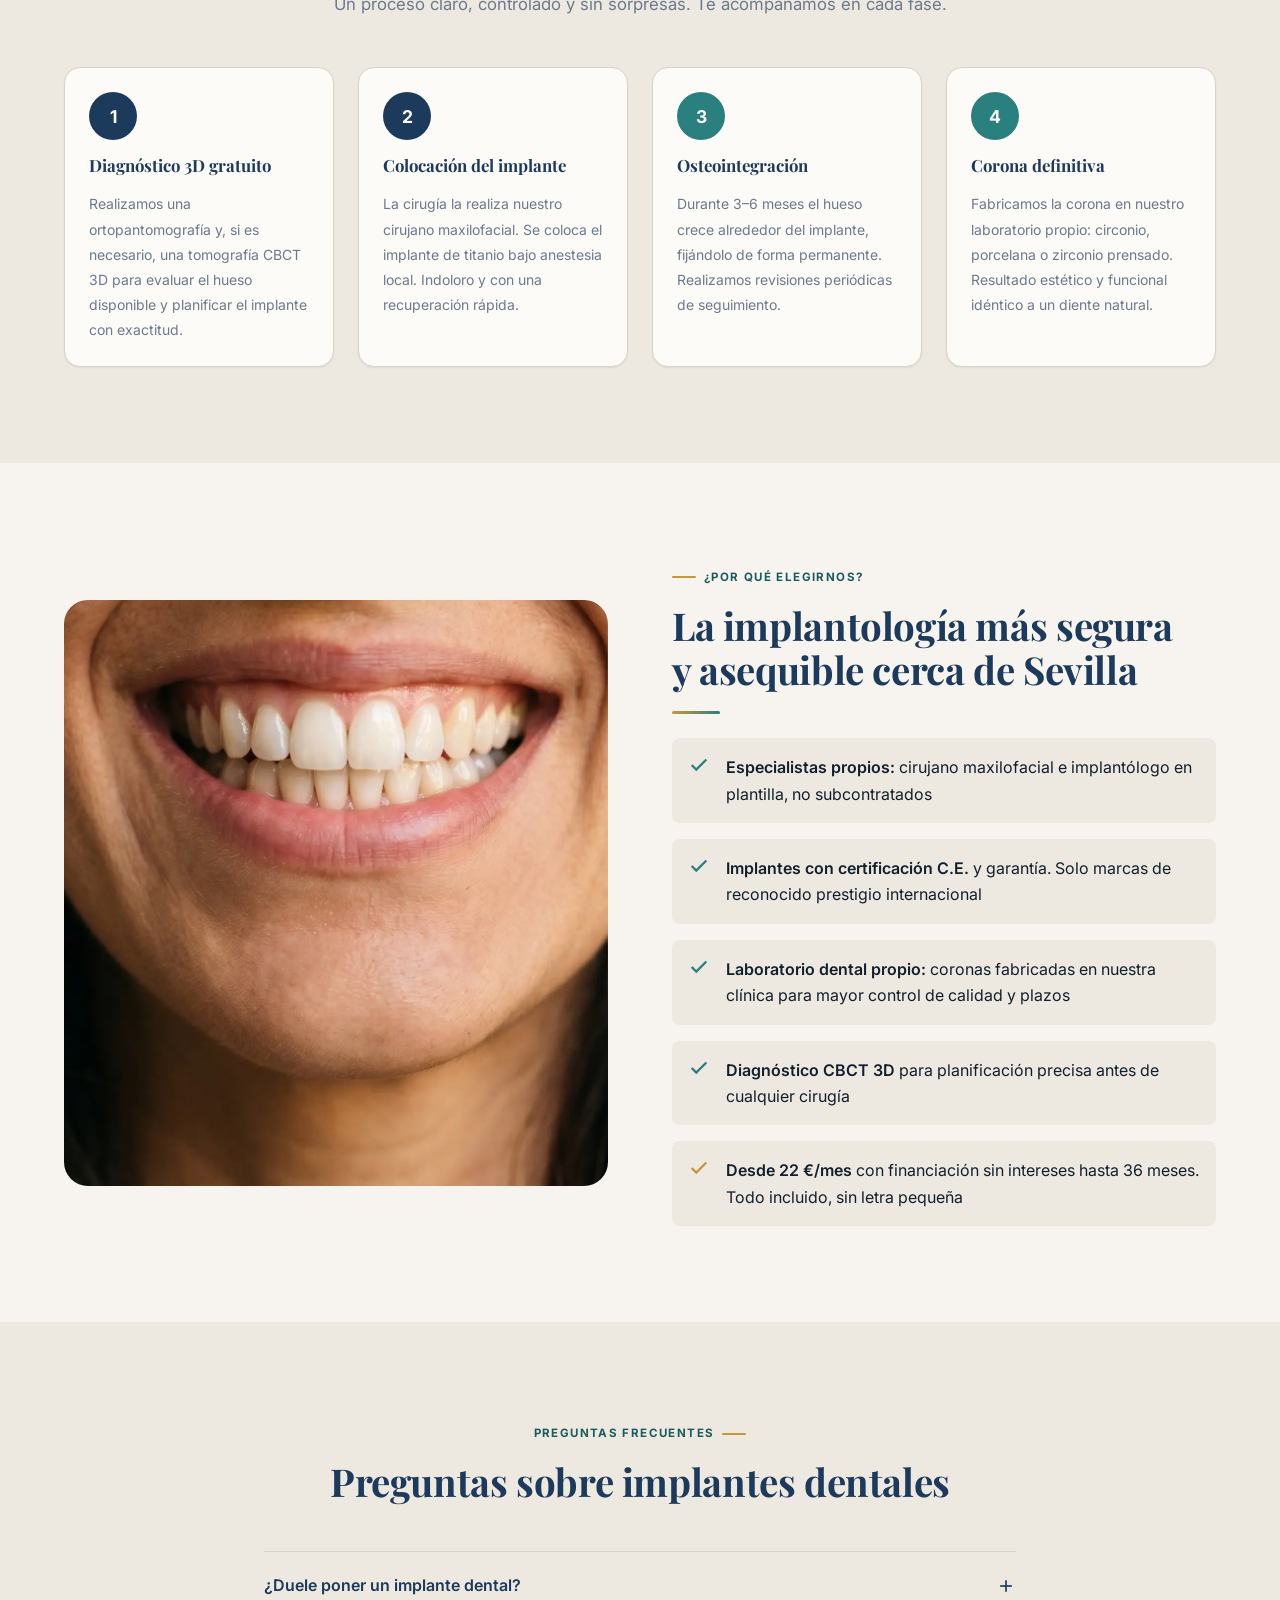
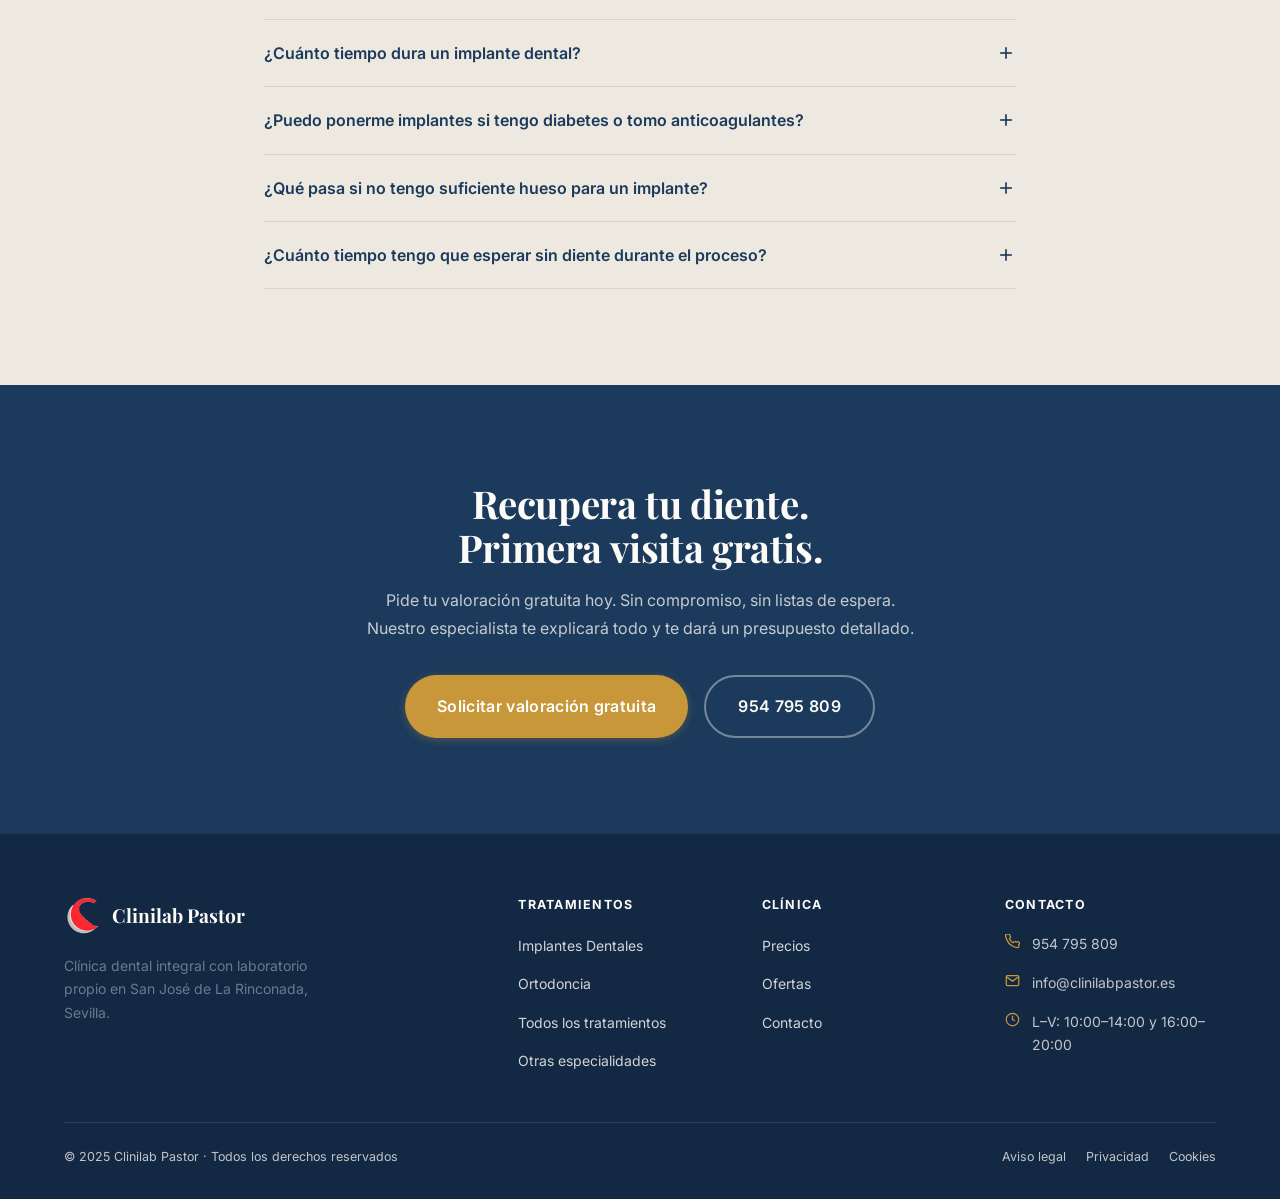
<file: implantes-dentales.html>
<!DOCTYPE html>
<html lang="es">
<head>
  <meta charset="UTF-8">
  <meta name="viewport" content="width=device-width, initial-scale=1.0">
  <title>Implantes Dentales en La Rinconada | Desde 22€/mes | Clinilab Pastor</title>
  <meta name="description" content="Implantes dentales en San José de La Rinconada desde 22€/mes todo incluido. Cirujano maxilofacial y especialista en implantología. Diagnóstico 3D. Primera visita gratuita.">
  <link rel="canonical" href="https://www.clinilabpastor.es/implantes-dentales.html">
  <meta property="og:type" content="website">
  <meta property="og:url" content="https://www.clinilabpastor.es/implantes-dentales.html">
  <meta property="og:title" content="Implantes Dentales en La Rinconada | Desde 22€/mes">
  <meta property="og:description" content="Implantes dentales en La Rinconada (Sevilla) desde 22€/mes. Diagnóstico 3D, cirujano maxilofacial, garantía C.E.">
  <meta property="og:image" content="https://espangelisimo.github.io/miclila/assets/img/og-home.webp">
  <link rel="preconnect" href="https://fonts.googleapis.com">
  <link rel="preconnect" href="https://fonts.gstatic.com" crossorigin>
  <link href="https://fonts.googleapis.com/css2?family=Inter:wght@400;500;600;700&family=Playfair+Display:wght@700&display=swap" rel="stylesheet">
  <link rel="stylesheet" href="css/main.css">
  <link rel="stylesheet" href="css/components.css">

  <script type="application/ld+json">
  {
    "@context": "https://schema.org",
    "@type": "MedicalProcedure",
    "name": "Implantes Dentales",
    "description": "Colocación de implantes dentales de titanio con certificación C.E. Incluye diagnóstico por tomografía 3D, cirugía, corona protésica y revisiones postoperatorias.",
    "procedureType": "https://schema.org/SurgicalProcedure",
    "status": "https://schema.org/EventScheduled",
    "performer": {
      "@type": "Dentist",
      "name": "Clinilab Pastor",
      "url": "https://www.clinilabpastor.es/",
      "telephone": "+34954795809",
      "address": {
        "@type": "PostalAddress",
        "streetAddress": "Calle Santiponce, 1",
        "addressLocality": "San José de La Rinconada",
        "postalCode": "41300",
        "addressRegion": "Sevilla",
        "addressCountry": "ES"
      }
    }
  }
  </script>
</head>
<body>

<header role="banner">
  <nav class="navbar navbar--solid" aria-label="Navegación principal">
    <div class="navbar__inner">
      <a href="index.html" class="navbar__logo" aria-label="Clinilab Pastor — Inicio">
        <div class="navbar__logo-mark" aria-hidden="true">
          <div class="navbar__logo-mark" aria-hidden="true">
          <img src="assets/img/logoPesado.png" alt="logo">
        </div>
        </div>
        Clinilab Pastor
      </a>
      <ul class="navbar__nav" role="list">
        <li><a href="index.html" class="navbar__link">Inicio</a></li>
        <li class="navbar__item">
          <a href="#" class="navbar__link active" aria-haspopup="true">Tratamientos</a>
          <ul class="navbar__dropdown" role="list">
            <li><a href="implantes-dentales.html" class="navbar__dropdown-link">Implantes Dentales</a></li>
            <li><a href="ortodoncia.html" class="navbar__dropdown-link">Ortodoncia</a></li>
            <li><a href="tratamientos.html" class="navbar__dropdown-link">Todos los tratamientos</a></li>
          </ul>
        </li>
        <li><a href="otras-especialidades.html" class="navbar__link">Otras especialidades</a></li>
        <li><a href="precios-financiacion.html" class="navbar__link">Precios y financiación</a></li>
        <li><a href="ofertas.html" class="navbar__link">Ofertas</a></li>
        <li><a href="contacto.html" class="navbar__link">Contacto</a></li>
      </ul>
      <div class="navbar__actions">
        <a href="tel:+34954795809" class="navbar__tel">
          <svg viewBox="0 0 24 24" aria-hidden="true"><path d="M22 16.92v3a2 2 0 01-2.18 2 19.79 19.79 0 01-8.63-3.07A19.5 19.5 0 013.07 9.8 19.79 19.79 0 01.89 1.18 2 2 0 012.91 0h3a2 2 0 012 1.72c.127.96.361 1.903.7 2.81a2 2 0 01-.45 2.11L7.09 7.91a16 16 0 006 6l1.27-1.27a2 2 0 012.11-.45c.907.339 1.85.573 2.81.7A2 2 0 0122 16.92z"/></svg>
          954 795 809
        </a>
        <a href="contacto.html" class="btn btn--accent btn--sm">Cita gratuita</a>
        <button class="navbar__toggle" aria-label="Abrir menú" aria-expanded="false">
          <svg viewBox="0 0 24 24" aria-hidden="true"><line x1="3" y1="6" x2="21" y2="6"/><line x1="3" y1="12" x2="21" y2="12"/><line x1="3" y1="18" x2="21" y2="18"/></svg>
        </button>
      </div>
    </div>
  </nav>
</header>

<main id="main-content">

<!-- Page hero -->
<section class="page-hero" aria-labelledby="implantes-heading">
  <div class="container">
    <nav aria-label="Ruta de navegación">
      <ol class="breadcrumb" itemscope itemtype="https://schema.org/BreadcrumbList">
        <li itemprop="itemListElement" itemscope itemtype="https://schema.org/ListItem">
          <a href="index.html" itemprop="item"><span itemprop="name">Inicio</span></a>
          <meta itemprop="position" content="1">
        </li>
        <span aria-hidden="true">›</span>
        <li itemprop="itemListElement" itemscope itemtype="https://schema.org/ListItem">
          <span itemprop="name" style="color:rgba(253,251,248,.6)">Implantes Dentales</span>
          <meta itemprop="position" content="2">
        </li>
      </ol>
    </nav>
    <div class="page-hero__accent" aria-hidden="true"></div>
    <h1 id="implantes-heading">Implantes Dentales<br>en La Rinconada</h1>
    <p>Recupera piezas perdidas con implantes de titanio garantizados. Cirujano maxilofacial e implantólogo especialistas. Diagnóstico 3D previo. Desde 22 €/mes, todo incluido.</p>
  </div>
</section>

<!-- Intro + imagen -->
<section class="section" aria-labelledby="implantes-intro">
  <div class="container">
    <div class="content-grid--img-right">
      <div class="reveal">
        <h2 id="implantes-intro">¿Qué es un implante dental y cuándo lo necesitas?</h2>
        <div class="divider"></div>
        <p>Un implante dental es una raíz artificial de titanio que se fija al hueso maxilar para sostener una corona protésica. Es la solución más duradera y natural para reemplazar dientes perdidos, ya sea por caries, traumatismo o enfermedad periodontal.</p>
        <p style="margin-top:var(--space-4)">En Clinilab Pastor realizamos todo el proceso en nuestra propia clínica: desde el estudio con tomografía 3D (CBCT) para planificar el implante con precisión milimétrica, hasta la fabricación de la corona en nuestro laboratorio dental integrado.</p>

        <div style="margin-top:var(--space-8); display:grid; grid-template-columns:1fr 1fr; gap:var(--space-4);">
          <div style="padding:var(--space-5); background:var(--color-bg-alt); border-radius:var(--radius-lg); text-align:center;">
            <div style="font-family:var(--font-display); font-size:2rem; font-weight:700; color:var(--color-accent);">22€</div>
            <div style="font-size:.82rem; color:var(--color-text-muted);">/ mes · todo incluido</div>
          </div>
          <div style="padding:var(--space-5); background:var(--color-bg-alt); border-radius:var(--radius-lg); text-align:center;">
            <div style="font-family:var(--font-display); font-size:2rem; font-weight:700; color:var(--color-secondary);">C.E.</div>
            <div style="font-size:.82rem; color:var(--color-text-muted);">Certificación europea</div>
          </div>
        </div>

        <a href="contacto.html" class="btn btn--accent btn--lg" style="margin-top:var(--space-8);">Solicitar valoración gratuita</a>
      </div>
      <div class="reveal reveal-delay-2">
        <img
          src="assets/img/implantes-proceso.webp"
          alt="Proceso de colocación de implante dental en Clinilab Pastor"
          width="520" height="600"
          style="width:100%; aspect-ratio:13/15; object-fit:cover; border-radius:var(--radius-xl); background-color:#D8D2C8;"
          loading="lazy"
        >
      </div>
    </div>
  </div>
</section>

<!-- Proceso paso a paso -->
<section class="section section--alt" aria-labelledby="proceso-heading">
  <div class="container">
    <div class="section-header section-header--center reveal">
      <span class="section-label">Paso a paso</span>
      <h2 id="proceso-heading">¿Cómo es el proceso de un implante?</h2>
      <p>Un proceso claro, controlado y sin sorpresas. Te acompañamos en cada fase.</p>
    </div>

    <div class="grid-4" style="counter-reset:steps;">
      <div class="service-card reveal reveal-delay-1" style="--step:1;">
        <div style="width:48px; height:48px; border-radius:50%; background:var(--color-primary); color:#fff; display:flex; align-items:center; justify-content:center; font-weight:700; font-size:1.1rem; flex-shrink:0;">1</div>
        <h3>Diagnóstico 3D gratuito</h3>
        <p>Realizamos una ortopantomografía y, si es necesario, una tomografía CBCT 3D para evaluar el hueso disponible y planificar el implante con exactitud.</p>
      </div>
      <div class="service-card reveal reveal-delay-2">
        <div style="width:48px; height:48px; border-radius:50%; background:var(--color-primary); color:#fff; display:flex; align-items:center; justify-content:center; font-weight:700; font-size:1.1rem; flex-shrink:0;">2</div>
        <h3>Colocación del implante</h3>
        <p>La cirugía la realiza nuestro cirujano maxilofacial. Se coloca el implante de titanio bajo anestesia local. Indoloro y con una recuperación rápida.</p>
      </div>
      <div class="service-card reveal reveal-delay-3">
        <div style="width:48px; height:48px; border-radius:50%; background:var(--color-secondary); color:#fff; display:flex; align-items:center; justify-content:center; font-weight:700; font-size:1.1rem; flex-shrink:0;">3</div>
        <h3>Osteointegración</h3>
        <p>Durante 3–6 meses el hueso crece alrededor del implante, fijándolo de forma permanente. Realizamos revisiones periódicas de seguimiento.</p>
      </div>
      <div class="service-card reveal reveal-delay-4">
        <div style="width:48px; height:48px; border-radius:50%; background:var(--color-secondary); color:#fff; display:flex; align-items:center; justify-content:center; font-weight:700; font-size:1.1rem; flex-shrink:0;">4</div>
        <h3>Corona definitiva</h3>
        <p>Fabricamos la corona en nuestro laboratorio propio: circonio, porcelana o zirconio prensado. Resultado estético y funcional idéntico a un diente natural.</p>
      </div>
    </div>
  </div>
</section>

<!-- Ventajas -->
<section class="section" aria-labelledby="ventajas-implantes">
  <div class="container">
    <div class="content-grid">
      <div class="reveal">
        <img
          src="assets/img/implantes-resultado.webp"
          alt="Resultado estético de implante dental en Clinilab Pastor — sonrisa natural perfecta"
          width="520" height="560"
          style="width:100%; aspect-ratio:13/14; object-fit:cover; border-radius:var(--radius-xl); background-color:#D8D2C8;"
          loading="lazy"
        >
      </div>
      <div class="reveal reveal-delay-2">
        <span class="section-label">¿Por qué elegirnos?</span>
        <h2 id="ventajas-implantes">La implantología más segura y asequible cerca de Sevilla</h2>
        <div class="divider"></div>
        <ul style="display:flex; flex-direction:column; gap:var(--space-4); margin-top:var(--space-6);">
          <li style="display:flex; gap:var(--space-4); align-items:flex-start; padding:var(--space-4); background:var(--color-bg-alt); border-radius:var(--radius-md);">
            <svg width="22" height="22" viewBox="0 0 24 24" fill="none" stroke="var(--color-secondary)" stroke-width="2.5" style="flex-shrink:0;" aria-hidden="true"><polyline points="20 6 9 17 4 12"/></svg>
            <div><strong>Especialistas propios:</strong> cirujano maxilofacial e implantólogo en plantilla, no subcontratados</div>
          </li>
          <li style="display:flex; gap:var(--space-4); align-items:flex-start; padding:var(--space-4); background:var(--color-bg-alt); border-radius:var(--radius-md);">
            <svg width="22" height="22" viewBox="0 0 24 24" fill="none" stroke="var(--color-secondary)" stroke-width="2.5" style="flex-shrink:0;" aria-hidden="true"><polyline points="20 6 9 17 4 12"/></svg>
            <div><strong>Implantes con certificación C.E.</strong> y garantía. Solo marcas de reconocido prestigio internacional</div>
          </li>
          <li style="display:flex; gap:var(--space-4); align-items:flex-start; padding:var(--space-4); background:var(--color-bg-alt); border-radius:var(--radius-md);">
            <svg width="22" height="22" viewBox="0 0 24 24" fill="none" stroke="var(--color-secondary)" stroke-width="2.5" style="flex-shrink:0;" aria-hidden="true"><polyline points="20 6 9 17 4 12"/></svg>
            <div><strong>Laboratorio dental propio:</strong> coronas fabricadas en nuestra clínica para mayor control de calidad y plazos</div>
          </li>
          <li style="display:flex; gap:var(--space-4); align-items:flex-start; padding:var(--space-4); background:var(--color-bg-alt); border-radius:var(--radius-md);">
            <svg width="22" height="22" viewBox="0 0 24 24" fill="none" stroke="var(--color-secondary)" stroke-width="2.5" style="flex-shrink:0;" aria-hidden="true"><polyline points="20 6 9 17 4 12"/></svg>
            <div><strong>Diagnóstico CBCT 3D</strong> para planificación precisa antes de cualquier cirugía</div>
          </li>
          <li style="display:flex; gap:var(--space-4); align-items:flex-start; padding:var(--space-4); background:var(--color-bg-alt); border-radius:var(--radius-md);">
            <svg width="22" height="22" viewBox="0 0 24 24" fill="none" stroke="var(--color-accent)" stroke-width="2.5" style="flex-shrink:0;" aria-hidden="true"><polyline points="20 6 9 17 4 12"/></svg>
            <div><strong>Desde 22 €/mes</strong> con financiación sin intereses hasta 36 meses. Todo incluido, sin letra pequeña</div>
          </li>
        </ul>
      </div>
    </div>
  </div>
</section>

<!-- FAQ implantes -->
<section class="section section--alt" aria-labelledby="faq-implantes">
  <div class="container" style="max-width:800px;">
    <div class="section-header section-header--center reveal">
      <span class="section-label">Preguntas frecuentes</span>
      <h2 id="faq-implantes">Preguntas sobre implantes dentales</h2>
    </div>
    <div class="reveal">
      <div class="faq-item">
        <button class="faq-question" aria-expanded="false">¿Duele poner un implante dental?<svg viewBox="0 0 24 24" aria-hidden="true"><line x1="12" y1="5" x2="12" y2="19"/><line x1="5" y1="12" x2="19" y2="12"/></svg></button>
        <div class="faq-answer"><div class="faq-answer__inner">La cirugía se realiza bajo anestesia local y es completamente indolora durante el procedimiento. En los días posteriores puede haber ligeras molestias controlables con analgésicos comunes. La mayoría de pacientes retoman su actividad normal al día siguiente.</div></div>
      </div>
      <div class="faq-item">
        <button class="faq-question" aria-expanded="false">¿Cuánto tiempo dura un implante dental?<svg viewBox="0 0 24 24" aria-hidden="true"><line x1="12" y1="5" x2="12" y2="19"/><line x1="5" y1="12" x2="19" y2="12"/></svg></button>
        <div class="faq-answer"><div class="faq-answer__inner">Con un correcto mantenimiento (higiene bucodental adecuada y revisiones periódicas), un implante dental puede durar toda la vida. La tasa de éxito a 10 años supera el 95 % con implantes de calidad C.E.</div></div>
      </div>
      <div class="faq-item">
        <button class="faq-question" aria-expanded="false">¿Puedo ponerme implantes si tengo diabetes o tomo anticoagulantes?<svg viewBox="0 0 24 24" aria-hidden="true"><line x1="12" y1="5" x2="12" y2="19"/><line x1="5" y1="12" x2="19" y2="12"/></svg></button>
        <div class="faq-answer"><div class="faq-answer__inner">En muchos casos sí, aunque requiere un estudio previo más detallado. Nuestro cirujano maxilofacial evaluará tu historial médico y adaptará el protocolo para maximizar la seguridad. La diabetes bien controlada no es una contraindicación absoluta.</div></div>
      </div>
      <div class="faq-item">
        <button class="faq-question" aria-expanded="false">¿Qué pasa si no tengo suficiente hueso para un implante?<svg viewBox="0 0 24 24" aria-hidden="true"><line x1="12" y1="5" x2="12" y2="19"/><line x1="5" y1="12" x2="19" y2="12"/></svg></button>
        <div class="faq-answer"><div class="faq-answer__inner">Si hay insuficiencia ósea, podemos realizar una regeneración ósea guiada (injerto) en la misma intervención o en una fase previa. El CBCT 3D nos permite detectarlo y planificarlo con antelación. Nuestro cirujano maxilofacial está especializado en estas técnicas.</div></div>
      </div>
      <div class="faq-item">
        <button class="faq-question" aria-expanded="false">¿Cuánto tiempo tengo que esperar sin diente durante el proceso?<svg viewBox="0 0 24 24" aria-hidden="true"><line x1="12" y1="5" x2="12" y2="19"/><line x1="5" y1="12" x2="19" y2="12"/></svg></button>
        <div class="faq-answer"><div class="faq-answer__inner">Durante el proceso de osteointegración (3–6 meses) colocamos una prótesis provisional para que no tengas que estar sin diente en ningún momento. En casos seleccionados de carga inmediata, es posible colocar la corona provisional el mismo día de la cirugía.</div></div>
      </div>
    </div>
  </div>
</section>

<!-- CTA -->
<section class="section section--dark" aria-label="Cita implantes">
  <div class="container" style="text-align:center; max-width:600px;">
    <div class="reveal">
      <h2 style="color:var(--color-surface);">Recupera tu diente. Primera visita gratis.</h2>
      <p style="margin-top:var(--space-4); margin-bottom:var(--space-8);">Pide tu valoración gratuita hoy. Sin compromiso, sin listas de espera. Nuestro especialista te explicará todo y te dará un presupuesto detallado.</p>
      <div style="display:flex; gap:var(--space-4); justify-content:center; flex-wrap:wrap;">
        <a href="contacto.html" class="btn btn--accent btn--lg">Solicitar valoración gratuita</a>
        <a href="tel:+34954795809" class="btn btn--outline-light btn--lg">954 795 809</a>
      </div>
    </div>
  </div>
</section>

</main>

<footer class="footer" role="contentinfo">
  <div class="container">
    <div class="footer__grid">
      <div>
        <div class="footer__logo">
          <div class="navbar__logo-mark" aria-hidden="true"><div class="navbar__logo-mark" aria-hidden="true">
            <img src="assets/img/logoPesado.png" alt="logo">
          </div></div>
          <span>Clinilab Pastor</span>
        </div>
        <p class="footer__desc">Clínica dental integral con laboratorio propio en San José de La Rinconada, Sevilla.</p>
      </div>
      <div class="footer__col">
        <h4>Tratamientos</h4>
        <ul class="footer__links">
          <li><a href="implantes-dentales.html">Implantes Dentales</a></li>
          <li><a href="ortodoncia.html">Ortodoncia</a></li>
          <li><a href="tratamientos.html">Todos los tratamientos</a></li>
          <li><a href="otras-especialidades.html">Otras especialidades</a></li>
        </ul>
      </div>
      <div class="footer__col">
        <h4>Clínica</h4>
        <ul class="footer__links">
          <li><a href="precios-financiacion.html">Precios</a></li>
          <li><a href="ofertas.html">Ofertas</a></li>
          <li><a href="contacto.html">Contacto</a></li>
        </ul>
      </div>
      <div class="footer__col">
        <h4>Contacto</h4>
        <address style="font-style:normal;">
          <div class="footer__contact-item"><svg viewBox="0 0 24 24" aria-hidden="true"><path d="M22 16.92v3a2 2 0 01-2.18 2 19.79 19.79 0 01-8.63-3.07A19.5 19.5 0 013.07 9.8 19.79 19.79 0 01.89 1.18 2 2 0 012.91 0h3a2 2 0 012 1.72c.127.96.361 1.903.7 2.81a2 2 0 01-.45 2.11L7.09 7.91a16 16 0 006 6l1.27-1.27a2 2 0 012.11-.45c.907.339 1.85.573 2.81.7A2 2 0 0122 16.92z"/></svg><a href="tel:+34954795809">954 795 809</a></div>
          <div class="footer__contact-item"><svg viewBox="0 0 24 24" aria-hidden="true"><path d="M4 4h16c1.1 0 2 .9 2 2v12c0 1.1-.9 2-2 2H4c-1.1 0-2-.9-2-2V6c0-1.1.9-2 2-2z"/><polyline points="22,6 12,13 2,6"/></svg><a href="mailto:info@clinilabpastor.es">info@clinilabpastor.es</a></div>
          <div class="footer__contact-item"><svg viewBox="0 0 24 24" aria-hidden="true"><circle cx="12" cy="12" r="10"/><polyline points="12 6 12 12 16 14"/></svg><span>L–V: 10:00–14:00 y 16:00–20:00</span></div>
        </address>
      </div>
    </div>
    <div class="footer__bottom">
      <span>© 2025 Clinilab Pastor · Todos los derechos reservados</span>
      <div class="footer__legal"><a href="aviso-legal.html">Aviso legal</a><a href="privacidad.html">Privacidad</a><a href="cookies.html">Cookies</a></div>
    </div>
  </div>
</footer>

<a href="https://wa.me/34691660780" class="whatsapp-float" target="_blank" rel="noopener noreferrer" aria-label="Contactar por WhatsApp">
  <svg viewBox="0 0 24 24" aria-hidden="true"><path d="M17.472 14.382c-.297-.149-1.758-.867-2.03-.967-.273-.099-.471-.148-.67.15-.197.297-.767.966-.94 1.164-.173.199-.347.223-.644.075-.297-.15-1.255-.463-2.39-1.475-.883-.788-1.48-1.761-1.653-2.059-.173-.297-.018-.458.13-.606.134-.133.298-.347.446-.52.149-.174.198-.298.298-.497.099-.198.05-.371-.025-.52-.075-.149-.669-1.612-.916-2.207-.242-.579-.487-.5-.669-.51-.173-.008-.371-.01-.57-.01-.198 0-.52.074-.792.372-.272.297-1.04 1.016-1.04 2.479 0 1.462 1.065 2.875 1.213 3.074.149.198 2.096 3.2 5.077 4.487.709.306 1.262.489 1.694.625.712.227 1.36.195 1.871.118.571-.085 1.758-.719 2.006-1.413.248-.694.248-1.289.173-1.413-.074-.124-.272-.198-.57-.347m-5.421 7.403h-.004a9.87 9.87 0 01-5.031-1.378l-.361-.214-3.741.982.998-3.648-.235-.374a9.86 9.86 0 01-1.51-5.26c.001-5.45 4.436-9.884 9.888-9.884 2.64 0 5.122 1.03 6.988 2.898a9.825 9.825 0 012.893 6.994c-.003 5.45-4.437 9.884-9.885 9.884m8.413-18.297A11.815 11.815 0 0012.05 0C5.495 0 .16 5.335.157 11.892c0 2.096.547 4.142 1.588 5.945L.057 24l6.305-1.654a11.882 11.882 0 005.683 1.448h.005c6.554 0 11.89-5.335 11.893-11.893a11.821 11.821 0 00-3.48-8.413Z"/></svg>
</a>

<div id="cookieBanner" class="cookie-banner" role="alert">
  <p>Utilizamos cookies. <a href="cookies.html">Más información</a>.</p>
  <div class="cookie-banner__actions">
    <button id="cookieReject" class="btn btn--outline-light btn--sm">Rechazar</button>
    <button id="cookieAccept" class="btn btn--accent btn--sm">Aceptar</button>
  </div>
</div>

<script src="js/main.js" defer></script>
</body>
</html>
</file>
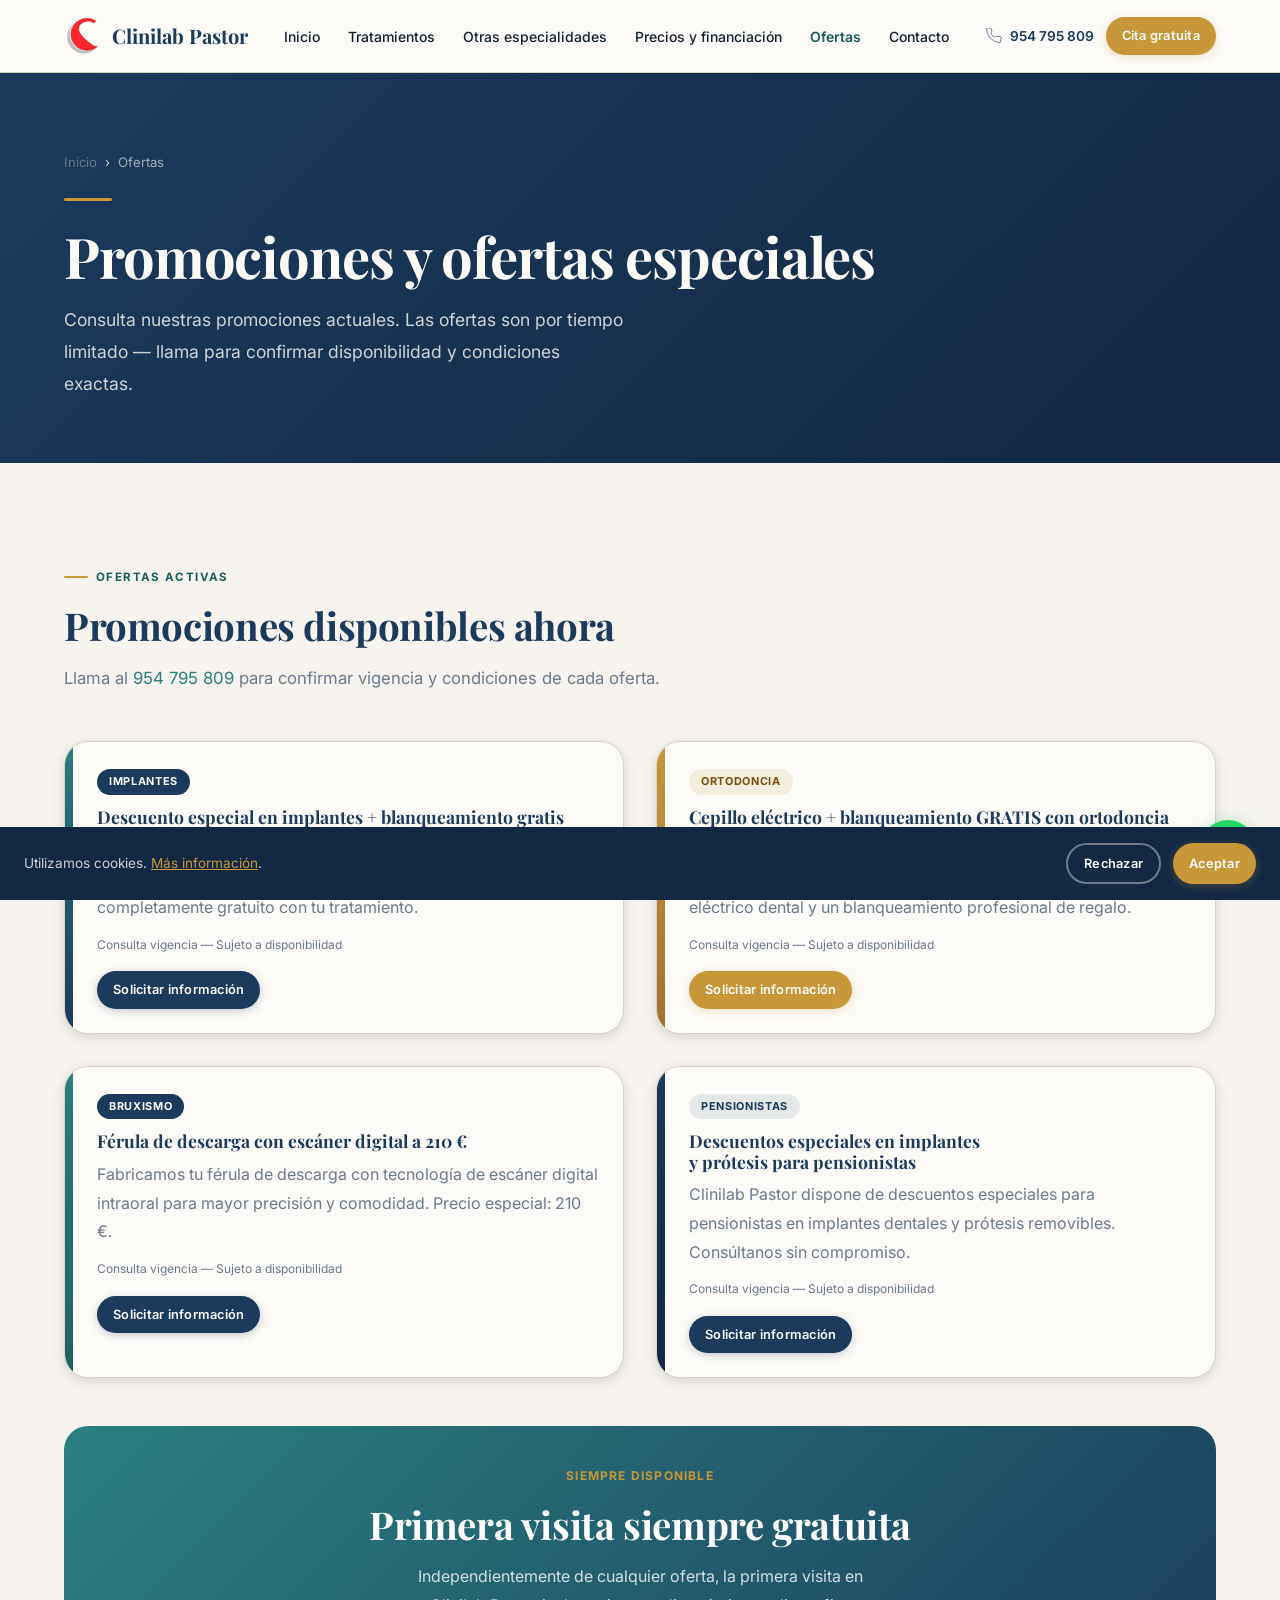
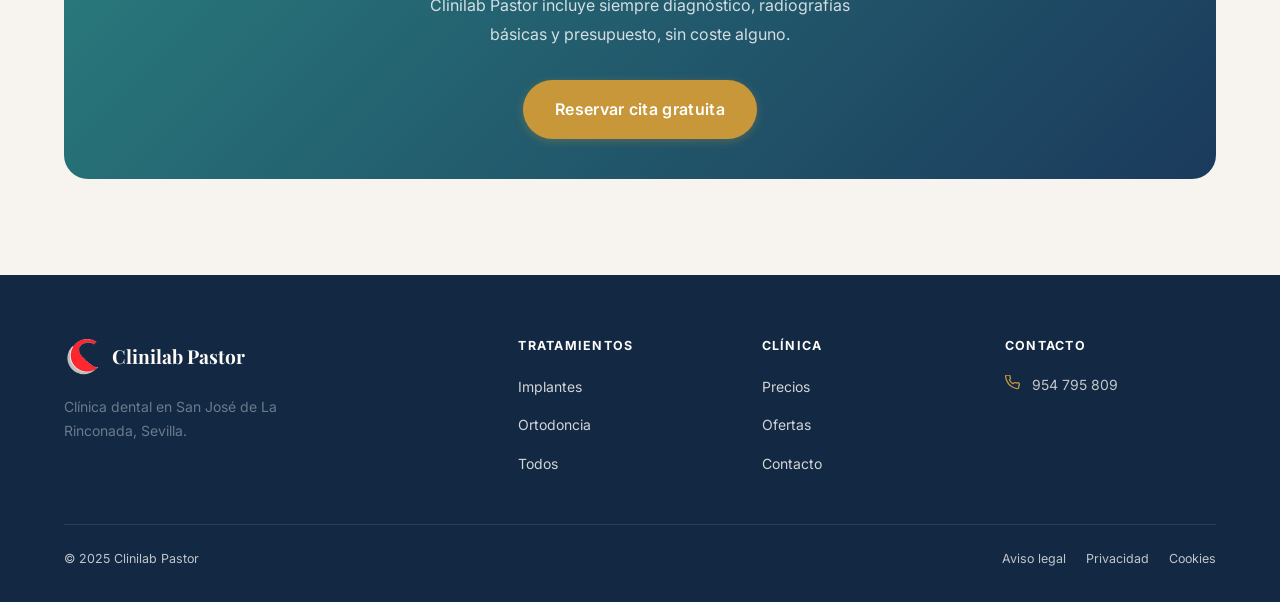
<file: ofertas.html>
<!DOCTYPE html>
<html lang="es">
<head>
  <meta charset="UTF-8">
  <meta name="viewport" content="width=device-width, initial-scale=1.0">
  <title>Ofertas y Promociones Dentales | Clinilab Pastor — La Rinconada</title>
  <meta name="description" content="Ofertas actuales en Clinilab Pastor: descuentos en implantes, ortodoncia con regalo, prótesis para pensionistas y más. La Rinconada, Sevilla.">
  <link rel="canonical" href="https://www.clinilabpastor.es/ofertas.html">
  <link rel="preconnect" href="https://fonts.googleapis.com">
  <link rel="preconnect" href="https://fonts.gstatic.com" crossorigin>
  <link href="https://fonts.googleapis.com/css2?family=Inter:wght@400;500;600;700&family=Playfair+Display:wght@700&display=swap" rel="stylesheet">
  <link rel="stylesheet" href="css/main.css">
  <link rel="stylesheet" href="css/components.css">
</head>
<body>

<header role="banner">
  <nav class="navbar navbar--solid" aria-label="Navegación principal">
    <div class="navbar__inner">
      <a href="index.html" class="navbar__logo"><div class="navbar__logo-mark" aria-hidden="true"><div class="navbar__logo-mark" aria-hidden="true">
          <img src="assets/img/logoPesado.png" alt="logo">
        </div></div>Clinilab Pastor</a>
      <ul class="navbar__nav" role="list">
        <li><a href="index.html" class="navbar__link">Inicio</a></li>
        <li class="navbar__item"><a href="tratamientos.html" class="navbar__link" aria-haspopup="true">Tratamientos</a><ul class="navbar__dropdown" role="list"><li><a href="implantes-dentales.html" class="navbar__dropdown-link">Implantes Dentales</a></li><li><a href="ortodoncia.html" class="navbar__dropdown-link">Ortodoncia</a></li><li><a href="tratamientos.html" class="navbar__dropdown-link">Todos los tratamientos</a></li></ul></li>
        <li><a href="otras-especialidades.html" class="navbar__link">Otras especialidades</a></li>
        <li><a href="precios-financiacion.html" class="navbar__link">Precios y financiación</a></li>
        <li><a href="ofertas.html" class="navbar__link active">Ofertas</a></li>
        <li><a href="contacto.html" class="navbar__link">Contacto</a></li>
      </ul>
      <div class="navbar__actions">
        <a href="tel:+34954795809" class="navbar__tel"><svg viewBox="0 0 24 24" aria-hidden="true"><path d="M22 16.92v3a2 2 0 01-2.18 2 19.79 19.79 0 01-8.63-3.07A19.5 19.5 0 013.07 9.8 19.79 19.79 0 01.89 1.18 2 2 0 012.91 0h3a2 2 0 012 1.72c.127.96.361 1.903.7 2.81a2 2 0 01-.45 2.11L7.09 7.91a16 16 0 006 6l1.27-1.27a2 2 0 012.11-.45c.907.339 1.85.573 2.81.7A2 2 0 0122 16.92z"/></svg>954 795 809</a>
        <a href="contacto.html" class="btn btn--accent btn--sm">Cita gratuita</a>
        <button class="navbar__toggle" aria-label="Abrir menú" aria-expanded="false"><svg viewBox="0 0 24 24" aria-hidden="true"><line x1="3" y1="6" x2="21" y2="6"/><line x1="3" y1="12" x2="21" y2="12"/><line x1="3" y1="18" x2="21" y2="18"/></svg></button>
      </div>
    </div>
  </nav>
</header>

<main id="main-content">
<section class="page-hero" aria-labelledby="ofertas-heading">
  <div class="container">
    <nav aria-label="Ruta de navegación"><ol class="breadcrumb"><li><a href="index.html">Inicio</a></li><span>›</span><li style="color:rgba(253,251,248,.6)">Ofertas</li></ol></nav>
    <div class="page-hero__accent" aria-hidden="true"></div>
    <h1 id="ofertas-heading">Promociones y ofertas especiales</h1>
    <p>Consulta nuestras promociones actuales. Las ofertas son por tiempo limitado — llama para confirmar disponibilidad y condiciones exactas.</p>
  </div>
</section>

<section class="section" aria-labelledby="ofertas-actuales">
  <div class="container">
    <div class="section-header reveal">
      <span class="section-label">Ofertas activas</span>
      <h2 id="ofertas-actuales">Promociones disponibles ahora</h2>
      <p>Llama al <a href="tel:+34954795809" style="color:var(--color-secondary)">954 795 809</a> para confirmar vigencia y condiciones de cada oferta.</p>
    </div>

    <div class="grid-2">
      <article class="offer-card reveal reveal-delay-1">
        <div class="offer-card__side" style="background:linear-gradient(to bottom, var(--color-secondary), var(--color-primary));"></div>
        <div class="offer-card__body">
          <span class="badge badge--secondary" style="margin-bottom:var(--space-3);">Implantes</span>
          <h3>Descuento especial en implantes + blanqueamiento gratis</h3>
          <p>Aprovecha el descuento especial en la colocación de implantes dentales e incluye un blanqueamiento dental profesional completamente gratuito con tu tratamiento.</p>
          <p class="offer-card__validity">Consulta vigencia — Sujeto a disponibilidad</p>
          <a href="contacto.html" class="btn btn--primary btn--sm" style="margin-top:var(--space-4);">Solicitar información</a>
        </div>
      </article>

      <article class="offer-card reveal reveal-delay-2">
        <div class="offer-card__side" style="background:linear-gradient(to bottom, var(--color-accent), #A07030);"></div>
        <div class="offer-card__body">
          <span class="badge badge--accent" style="margin-bottom:var(--space-3);">Ortodoncia</span>
          <h3>Cepillo eléctrico + blanqueamiento GRATIS con ortodoncia</h3>
          <p>Con la contratación de cualquier tratamiento de ortodoncia (brackets tradicionales o alineadores invisibles) recibes un cepillo eléctrico dental y un blanqueamiento profesional de regalo.</p>
          <p class="offer-card__validity">Consulta vigencia — Sujeto a disponibilidad</p>
          <a href="contacto.html" class="btn btn--accent btn--sm" style="margin-top:var(--space-4);">Solicitar información</a>
        </div>
      </article>

      <article class="offer-card reveal reveal-delay-1">
        <div class="offer-card__side" style="background:linear-gradient(to bottom, var(--color-secondary), #1F6060);"></div>
        <div class="offer-card__body">
          <span class="badge badge--secondary" style="margin-bottom:var(--space-3);">Bruxismo</span>
          <h3>Férula de descarga con escáner digital a 210 €</h3>
          <p>Fabricamos tu férula de descarga con tecnología de escáner digital intraoral para mayor precisión y comodidad. Precio especial: 210 €.</p>
          <p class="offer-card__validity">Consulta vigencia — Sujeto a disponibilidad</p>
          <a href="contacto.html" class="btn btn--primary btn--sm" style="margin-top:var(--space-4);">Solicitar información</a>
        </div>
      </article>

      <article class="offer-card reveal reveal-delay-2">
        <div class="offer-card__side" style="background:linear-gradient(to bottom, var(--color-primary), #122843);"></div>
        <div class="offer-card__body">
          <span class="badge badge--primary" style="margin-bottom:var(--space-3);">Pensionistas</span>
          <h3>Descuentos especiales en implantes y prótesis para pensionistas</h3>
          <p>Clinilab Pastor dispone de descuentos especiales para pensionistas en implantes dentales y prótesis removibles. Consúltanos sin compromiso.</p>
          <p class="offer-card__validity">Consulta vigencia — Sujeto a disponibilidad</p>
          <a href="contacto.html" class="btn btn--primary btn--sm" style="margin-top:var(--space-4);">Solicitar información</a>
        </div>
      </article>
    </div>

    <!-- Siempre disponible -->
    <div style="margin-top:var(--space-12); background:linear-gradient(135deg, var(--color-secondary), var(--color-primary)); border-radius:var(--radius-xl); padding:var(--space-10); text-align:center; color:#fff;" class="reveal">
      <span style="font-size:.75rem; font-weight:700; letter-spacing:.1em; text-transform:uppercase; color:var(--color-accent); display:block; margin-bottom:var(--space-4);">Siempre disponible</span>
      <h2 style="color:#fff; margin-bottom:var(--space-4);">Primera visita siempre gratuita</h2>
      <p style="color:rgba(255,255,255,.8); max-width:480px; margin-inline:auto; margin-bottom:var(--space-8);">Independientemente de cualquier oferta, la primera visita en Clinilab Pastor incluye siempre diagnóstico, radiografías básicas y presupuesto, sin coste alguno.</p>
      <a href="contacto.html" class="btn btn--accent btn--lg">Reservar cita gratuita</a>
    </div>
  </div>
</section>
</main>

<footer class="footer" role="contentinfo">
  <div class="container">
    <div class="footer__grid">
      <div><div class="footer__logo"><div class="navbar__logo-mark" aria-hidden="true"><div class="navbar__logo-mark" aria-hidden="true">
            <img src="assets/img/logoPesado.png" alt="logo">
          </div></div><span>Clinilab Pastor</span></div><p class="footer__desc">Clínica dental en San José de La Rinconada, Sevilla.</p></div>
      <div class="footer__col"><h4>Tratamientos</h4><ul class="footer__links"><li><a href="implantes-dentales.html">Implantes</a></li><li><a href="ortodoncia.html">Ortodoncia</a></li><li><a href="tratamientos.html">Todos</a></li></ul></div>
      <div class="footer__col"><h4>Clínica</h4><ul class="footer__links"><li><a href="precios-financiacion.html">Precios</a></li><li><a href="ofertas.html">Ofertas</a></li><li><a href="contacto.html">Contacto</a></li></ul></div>
      <div class="footer__col"><h4>Contacto</h4><address style="font-style:normal;"><div class="footer__contact-item"><svg viewBox="0 0 24 24" aria-hidden="true"><path d="M22 16.92v3a2 2 0 01-2.18 2 19.79 19.79 0 01-8.63-3.07A19.5 19.5 0 013.07 9.8 19.79 19.79 0 01.89 1.18 2 2 0 012.91 0h3a2 2 0 012 1.72c.127.96.361 1.903.7 2.81a2 2 0 01-.45 2.11L7.09 7.91a16 16 0 006 6l1.27-1.27a2 2 0 012.11-.45c.907.339 1.85.573 2.81.7A2 2 0 0122 16.92z"/></svg><a href="tel:+34954795809">954 795 809</a></div></address></div>
    </div>
    <div class="footer__bottom"><span>© 2025 Clinilab Pastor</span><div class="footer__legal"><a href="aviso-legal.html">Aviso legal</a><a href="privacidad.html">Privacidad</a><a href="cookies.html">Cookies</a></div></div>
  </div>
</footer>
<a href="https://wa.me/34691660780" class="whatsapp-float" target="_blank" rel="noopener noreferrer" aria-label="WhatsApp"><svg viewBox="0 0 24 24" aria-hidden="true"><path d="M17.472 14.382c-.297-.149-1.758-.867-2.03-.967-.273-.099-.471-.148-.67.15-.197.297-.767.966-.94 1.164-.173.199-.347.223-.644.075-.297-.15-1.255-.463-2.39-1.475-.883-.788-1.48-1.761-1.653-2.059-.173-.297-.018-.458.13-.606.134-.133.298-.347.446-.52.149-.174.198-.298.298-.497.099-.198.05-.371-.025-.52-.075-.149-.669-1.612-.916-2.207-.242-.579-.487-.5-.669-.51-.173-.008-.371-.01-.57-.01-.198 0-.52.074-.792.372-.272.297-1.04 1.016-1.04 2.479 0 1.462 1.065 2.875 1.213 3.074.149.198 2.096 3.2 5.077 4.487.709.306 1.262.489 1.694.625.712.227 1.36.195 1.871.118.571-.085 1.758-.719 2.006-1.413.248-.694.248-1.289.173-1.413-.074-.124-.272-.198-.57-.347m-5.421 7.403h-.004a9.87 9.87 0 01-5.031-1.378l-.361-.214-3.741.982.998-3.648-.235-.374a9.86 9.86 0 01-1.51-5.26c.001-5.45 4.436-9.884 9.888-9.884 2.64 0 5.122 1.03 6.988 2.898a9.825 9.825 0 012.893 6.994c-.003 5.45-4.437 9.884-9.885 9.884m8.413-18.297A11.815 11.815 0 0012.05 0C5.495 0 .16 5.335.157 11.892c0 2.096.547 4.142 1.588 5.945L.057 24l6.305-1.654a11.882 11.882 0 005.683 1.448h.005c6.554 0 11.89-5.335 11.893-11.893a11.821 11.821 0 00-3.48-8.413Z"/></svg></a>
<div id="cookieBanner" class="cookie-banner" role="alert"><p>Utilizamos cookies. <a href="cookies.html">Más información</a>.</p><div class="cookie-banner__actions"><button id="cookieReject" class="btn btn--outline-light btn--sm">Rechazar</button><button id="cookieAccept" class="btn btn--accent btn--sm">Aceptar</button></div></div>
<script src="js/main.js" defer></script>
</body>
</html>
</file>
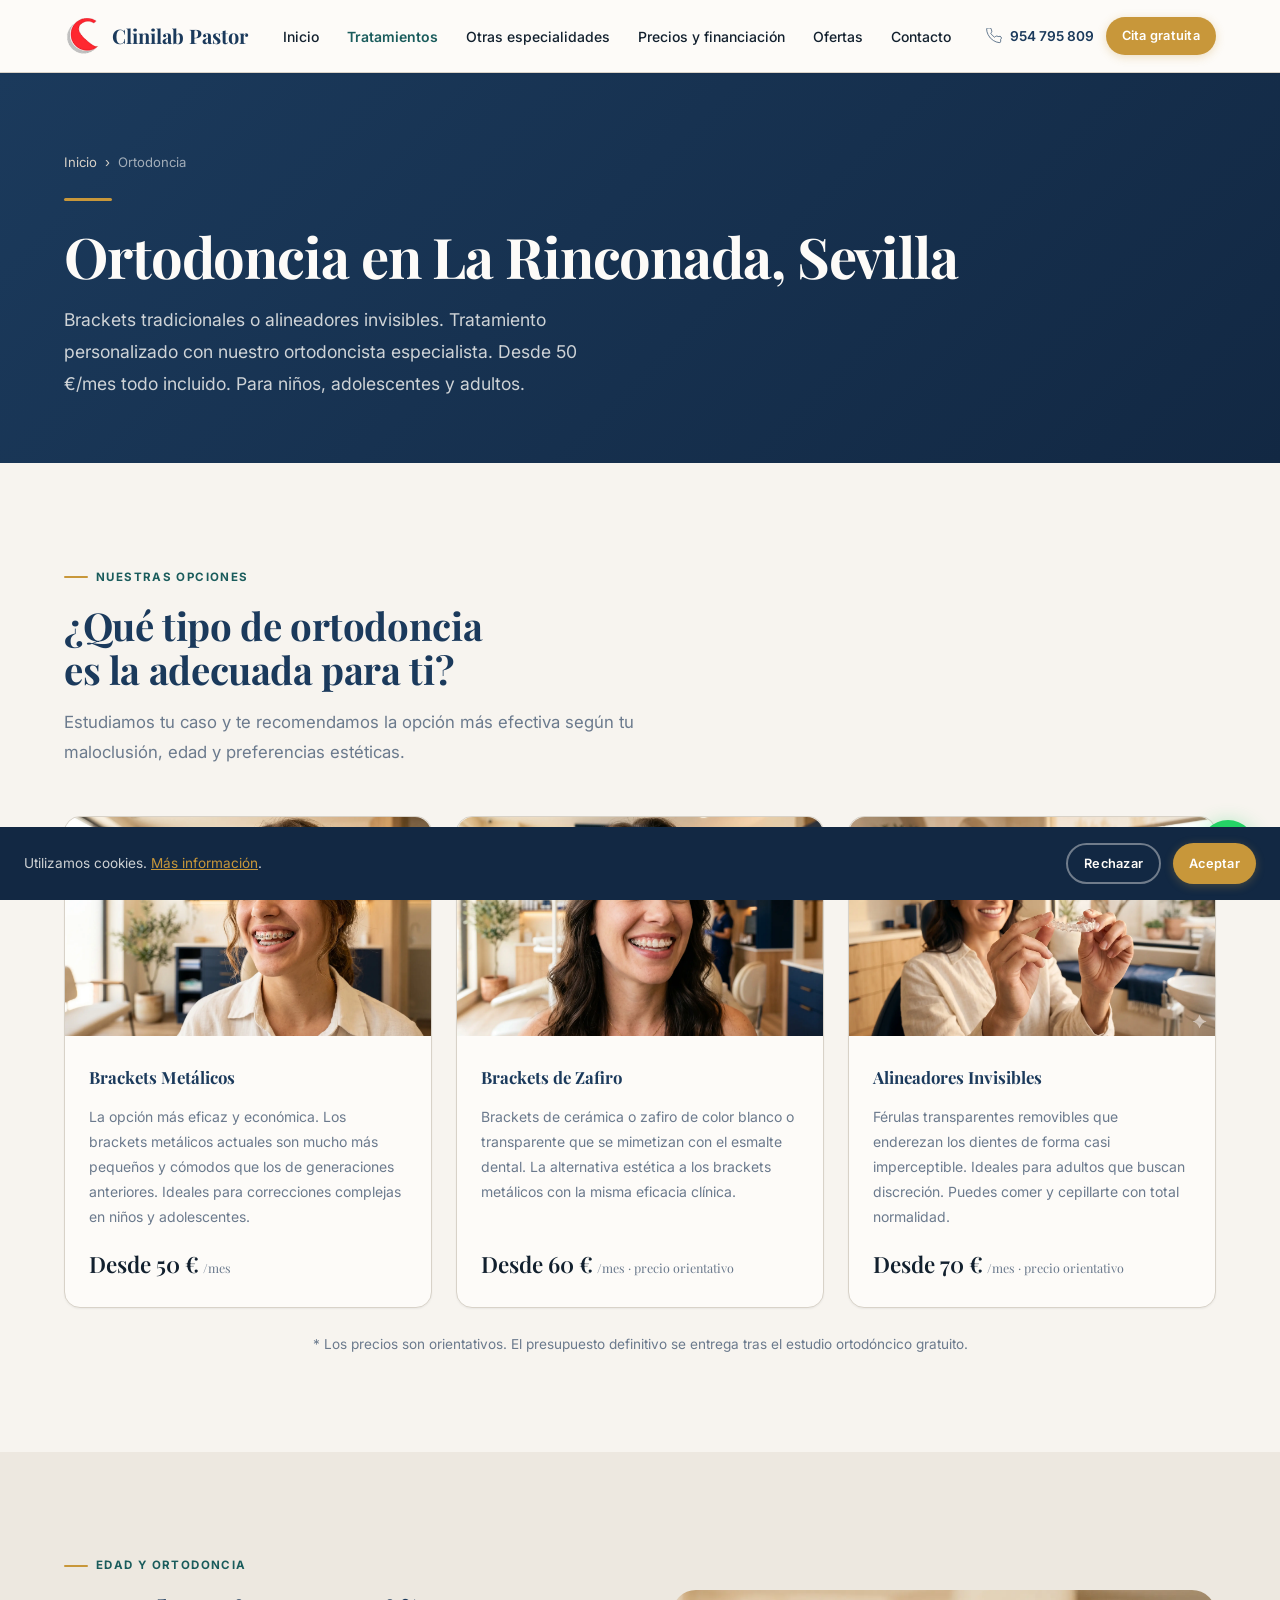
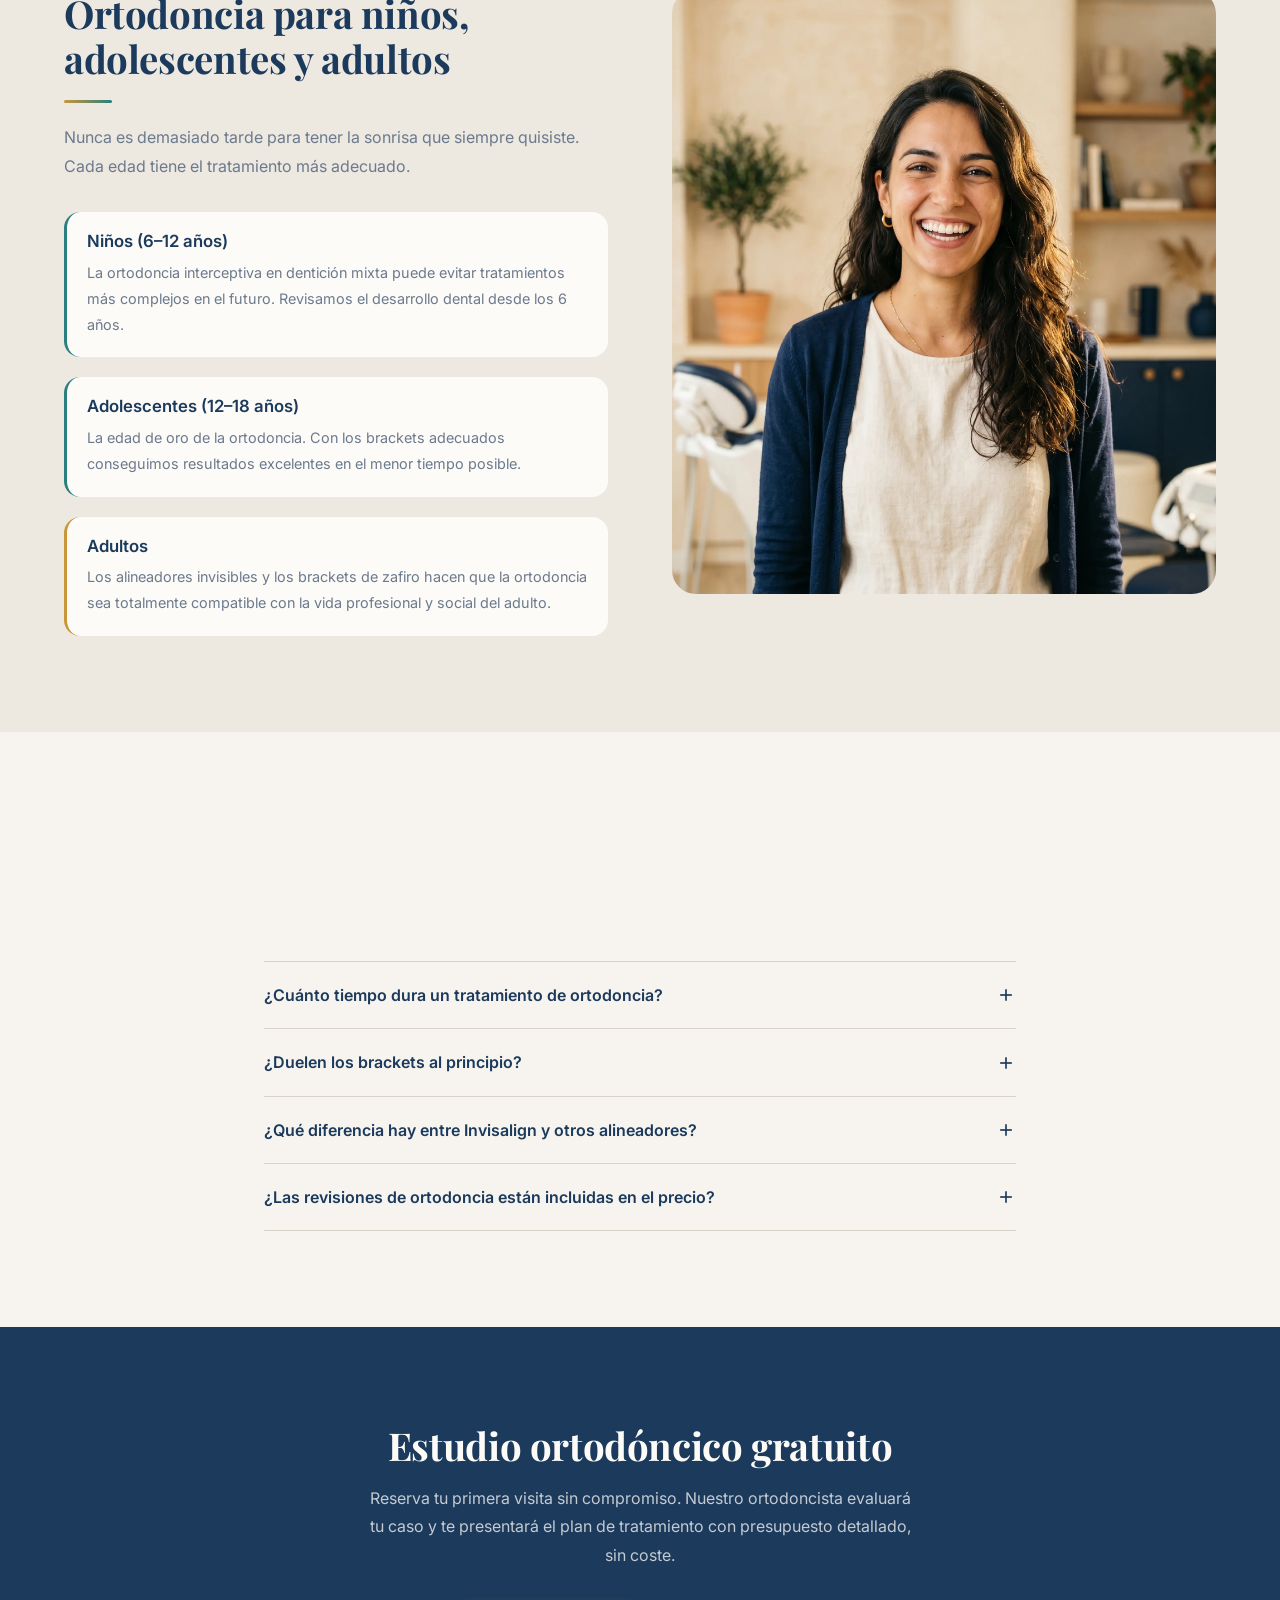
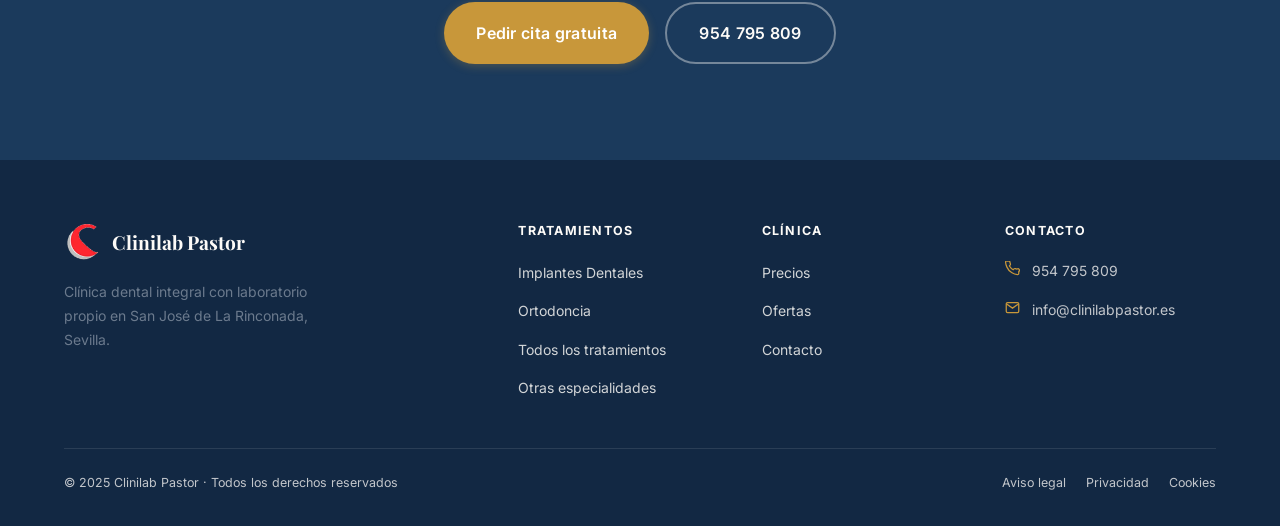
<file: ortodoncia.html>
<!DOCTYPE html>
<html lang="es">
<head>
  <meta charset="UTF-8">
  <meta name="viewport" content="width=device-width, initial-scale=1.0">
  <title>Ortodoncia en La Rinconada, Sevilla | Desde 50€/mes | Clinilab Pastor</title>
  <meta name="description" content="Ortodoncia en San José de La Rinconada desde 50€/mes. Brackets y alineadores invisibles. Ortodoncista especialista. Primera visita gratuita. A 5 minutos de Sevilla.">
  <link rel="canonical" href="https://www.clinilabpastor.es/ortodoncia.html">
  <meta property="og:type" content="website">
  <meta property="og:url" content="https://www.clinilabpastor.es/ortodoncia.html">
  <meta property="og:title" content="Ortodoncia en La Rinconada | Desde 50€/mes | Clinilab Pastor">
  <meta property="og:description" content="Ortodoncia con brackets o alineadores invisibles. Desde 50€/mes todo incluido. Ortodoncista especialista.">
  <meta property="og:image" content="https://espangelisimo.github.io/miclila/assets/img/og-home.webp">
  <link rel="preconnect" href="https://fonts.googleapis.com">
  <link rel="preconnect" href="https://fonts.gstatic.com" crossorigin>
  <link href="https://fonts.googleapis.com/css2?family=Inter:wght@400;500;600;700&family=Playfair+Display:wght@700&display=swap" rel="stylesheet">
  <link rel="stylesheet" href="css/main.css">
  <link rel="stylesheet" href="css/components.css">
</head>
<body>

<header role="banner">
  <nav class="navbar navbar--solid" aria-label="Navegación principal">
    <div class="navbar__inner">
      <a href="index.html" class="navbar__logo" aria-label="Clinilab Pastor — Inicio">
        <div class="navbar__logo-mark" aria-hidden="true"><div class="navbar__logo-mark" aria-hidden="true">
          <img src="assets/img/logoPesado.png" alt="logo">
        </div></div>
        Clinilab Pastor
      </a>
      <ul class="navbar__nav" role="list">
        <li><a href="index.html" class="navbar__link">Inicio</a></li>
        <li class="navbar__item">
          <a href="#" class="navbar__link active" aria-haspopup="true">Tratamientos</a>
          <ul class="navbar__dropdown" role="list">
            <li><a href="implantes-dentales.html" class="navbar__dropdown-link">Implantes Dentales</a></li>
            <li><a href="ortodoncia.html" class="navbar__dropdown-link">Ortodoncia</a></li>
            <li><a href="tratamientos.html" class="navbar__dropdown-link">Todos los tratamientos</a></li>
          </ul>
        </li>
        <li><a href="otras-especialidades.html" class="navbar__link">Otras especialidades</a></li>
        <li><a href="precios-financiacion.html" class="navbar__link">Precios y financiación</a></li>
        <li><a href="ofertas.html" class="navbar__link">Ofertas</a></li>
        <li><a href="contacto.html" class="navbar__link">Contacto</a></li>
      </ul>
      <div class="navbar__actions">
        <a href="tel:+34954795809" class="navbar__tel"><svg viewBox="0 0 24 24" aria-hidden="true"><path d="M22 16.92v3a2 2 0 01-2.18 2 19.79 19.79 0 01-8.63-3.07A19.5 19.5 0 013.07 9.8 19.79 19.79 0 01.89 1.18 2 2 0 012.91 0h3a2 2 0 012 1.72c.127.96.361 1.903.7 2.81a2 2 0 01-.45 2.11L7.09 7.91a16 16 0 006 6l1.27-1.27a2 2 0 012.11-.45c.907.339 1.85.573 2.81.7A2 2 0 0122 16.92z"/></svg>954 795 809</a>
        <a href="contacto.html" class="btn btn--accent btn--sm">Cita gratuita</a>
        <button class="navbar__toggle" aria-label="Abrir menú" aria-expanded="false"><svg viewBox="0 0 24 24" aria-hidden="true"><line x1="3" y1="6" x2="21" y2="6"/><line x1="3" y1="12" x2="21" y2="12"/><line x1="3" y1="18" x2="21" y2="18"/></svg></button>
      </div>
    </div>
  </nav>
</header>

<main id="main-content">

<section class="page-hero" aria-labelledby="ortodoncia-heading">
  <div class="container">
    <nav aria-label="Ruta de navegación">
      <ol class="breadcrumb" itemscope itemtype="https://schema.org/BreadcrumbList">
        <li itemprop="itemListElement" itemscope itemtype="https://schema.org/ListItem"><a href="index.html" itemprop="item"><span itemprop="name">Inicio</span></a><meta itemprop="position" content="1"></li>
        <span aria-hidden="true">›</span>
        <li itemprop="itemListElement" itemscope itemtype="https://schema.org/ListItem"><span itemprop="name" style="color:rgba(253,251,248,.6)">Ortodoncia</span><meta itemprop="position" content="2"></li>
      </ol>
    </nav>
    <div class="page-hero__accent" aria-hidden="true"></div>
    <h1 id="ortodoncia-heading">Ortodoncia en La Rinconada, Sevilla</h1>
    <p>Brackets tradicionales o alineadores invisibles. Tratamiento personalizado con nuestro ortodoncista especialista. Desde 50 €/mes todo incluido. Para niños, adolescentes y adultos.</p>
  </div>
</section>

<!-- Tipos de ortodoncia -->
<section class="section" aria-labelledby="tipos-ortodoncia">
  <div class="container">
    <div class="section-header reveal">
      <span class="section-label">Nuestras opciones</span>
      <h2 id="tipos-ortodoncia">¿Qué tipo de ortodoncia es la adecuada para ti?</h2>
      <p>Estudiamos tu caso y te recomendamos la opción más efectiva según tu maloclusión, edad y preferencias estéticas.</p>
    </div>

    <div class="grid-3">
      <article class="service-card reveal reveal-delay-1">
        <img
          src="assets/img/ortodoncia-brackets-metal.webp"
          alt="Brackets metálicos tradicionales para ortodoncia en Clinilab Pastor"
          width="400" height="240"
          style="width:calc(100% + var(--space-12)); max-width:calc(100% + var(--space-12)); aspect-ratio:5/3; object-fit:cover; border-radius:var(--radius-lg) var(--radius-lg) 0 0; background-color:#D8D2C8; margin-left:calc(-1*var(--space-6)); margin-right:calc(-1*var(--space-6)); margin-top:calc(-1*var(--space-6)); margin-bottom:var(--space-4);"
          loading="lazy"
        >
        <h3>Brackets Metálicos</h3>
        <p>La opción más eficaz y económica. Los brackets metálicos actuales son mucho más pequeños y cómodos que los de generaciones anteriores. Ideales para correcciones complejas en niños y adolescentes.</p>
        <div class="service-card__price"><strong>Desde 50 €</strong><span>/mes</span></div>
      </article>

      <article class="service-card reveal reveal-delay-2">
        <img
          src="assets/img/ortodoncia-brackets-zafiro.webp"
          alt="Brackets de zafiro transparentes para ortodoncia estética en Clinilab Pastor"
          width="400" height="240"
          style="width:calc(100% + var(--space-12)); max-width:calc(100% + var(--space-12)); aspect-ratio:5/3; object-fit:cover; border-radius:var(--radius-lg) var(--radius-lg) 0 0; background-color:#D8D2C8; margin-left:calc(-1*var(--space-6)); margin-right:calc(-1*var(--space-6)); margin-top:calc(-1*var(--space-6)); margin-bottom:var(--space-4);"
          loading="lazy"
        >
        <h3>Brackets de Zafiro</h3>
        <p>Brackets de cerámica o zafiro de color blanco o transparente que se mimetizan con el esmalte dental. La alternativa estética a los brackets metálicos con la misma eficacia clínica.</p>
        <div class="service-card__price"><strong>Desde 60 €</strong><span>/mes · precio orientativo</span></div>
      </article>

      <article class="service-card reveal reveal-delay-3">
        <img
          src="assets/img/ortodoncia-invisalign.webp"
          alt="Alineadores transparentes invisibles tipo Invisalign en Clinilab Pastor"
          width="400" height="240"
          style="width:calc(100% + var(--space-12)); max-width:calc(100% + var(--space-12)); aspect-ratio:5/3; object-fit:cover; border-radius:var(--radius-lg) var(--radius-lg) 0 0; background-color:#D8D2C8; margin-left:calc(-1*var(--space-6)); margin-right:calc(-1*var(--space-6)); margin-top:calc(-1*var(--space-6)); margin-bottom:var(--space-4);"
          loading="lazy"
        >
        <h3>Alineadores Invisibles</h3>
        <p>Férulas transparentes removibles que enderezan los dientes de forma casi imperceptible. Ideales para adultos que buscan discreción. Puedes comer y cepillarte con total normalidad.</p>
        <div class="service-card__price"><strong>Desde 70 €</strong><span>/mes · precio orientativo</span></div>
      </article>
    </div>

    <p style="text-align:center; margin-top:var(--space-6); font-size:.85rem; color:var(--color-text-muted);">* Los precios son orientativos. El presupuesto definitivo se entrega tras el estudio ortodóncico gratuito.</p>
  </div>
</section>

<!-- Para quién -->
<section class="section section--alt" aria-labelledby="para-quien">
  <div class="container">
    <div class="content-grid--img-right">
      <div class="reveal">
        <span class="section-label">Edad y ortodoncia</span>
        <h2 id="para-quien">Ortodoncia para niños, adolescentes y adultos</h2>
        <div class="divider"></div>
        <p>Nunca es demasiado tarde para tener la sonrisa que siempre quisiste. Cada edad tiene el tratamiento más adecuado.</p>

        <div style="display:flex; flex-direction:column; gap:var(--space-5); margin-top:var(--space-8);">
          <div style="padding:var(--space-5); background:var(--color-surface); border-radius:var(--radius-lg); border-left:3px solid var(--color-secondary);">
            <h4>Niños (6–12 años)</h4>
            <p style="margin-top:var(--space-2); font-size:.9rem;">La ortodoncia interceptiva en dentición mixta puede evitar tratamientos más complejos en el futuro. Revisamos el desarrollo dental desde los 6 años.</p>
          </div>
          <div style="padding:var(--space-5); background:var(--color-surface); border-radius:var(--radius-lg); border-left:3px solid var(--color-secondary);">
            <h4>Adolescentes (12–18 años)</h4>
            <p style="margin-top:var(--space-2); font-size:.9rem;">La edad de oro de la ortodoncia. Con los brackets adecuados conseguimos resultados excelentes en el menor tiempo posible.</p>
          </div>
          <div style="padding:var(--space-5); background:var(--color-surface); border-radius:var(--radius-lg); border-left:3px solid var(--color-accent);">
            <h4>Adultos</h4>
            <p style="margin-top:var(--space-2); font-size:.9rem;">Los alineadores invisibles y los brackets de zafiro hacen que la ortodoncia sea totalmente compatible con la vida profesional y social del adulto.</p>
          </div>
        </div>
      </div>

      <div class="reveal reveal-delay-2">
        <img
          src="assets/img/ortodoncia-sonrisa.webp"
          alt="Paciente mostrando su sonrisa perfecta tras el tratamiento de ortodoncia en Clinilab Pastor"
          width="540" height="600"
          style="width:100%; aspect-ratio:9/10; object-fit:cover; border-radius:var(--radius-xl); background-color:#D8D2C8;"
          loading="lazy"
        >
      </div>
    </div>
  </div>
</section>

<!-- FAQ ortodoncia -->
<section class="section" aria-labelledby="faq-ortodoncia">
  <div class="container" style="max-width:800px;">
    <div class="section-header section-header--center reveal">
      <span class="section-label">Preguntas frecuentes</span>
      <h2 id="faq-ortodoncia">Preguntas sobre ortodoncia</h2>
    </div>
    <div class="reveal">
      <div class="faq-item">
        <button class="faq-question" aria-expanded="false">¿Cuánto tiempo dura un tratamiento de ortodoncia?<svg viewBox="0 0 24 24" aria-hidden="true"><line x1="12" y1="5" x2="12" y2="19"/><line x1="5" y1="12" x2="19" y2="12"/></svg></button>
        <div class="faq-answer"><div class="faq-answer__inner">Depende de la complejidad del caso. Un tratamiento medio en adolescentes dura entre 18 y 24 meses. En adultos con casos sencillos, los alineadores pueden resolver la alineación en 6–12 meses. Nuestro ortodoncista te dará una estimación precisa tras el estudio inicial.</div></div>
      </div>
      <div class="faq-item">
        <button class="faq-question" aria-expanded="false">¿Duelen los brackets al principio?<svg viewBox="0 0 24 24" aria-hidden="true"><line x1="12" y1="5" x2="12" y2="19"/><line x1="5" y1="12" x2="19" y2="12"/></svg></button>
        <div class="faq-answer"><div class="faq-answer__inner">Es normal sentir sensibilidad y presión durante los primeros días tras la colocación y en cada ajuste mensual. La molestia es leve, controlable con analgésicos habituales y desaparece en 2–3 días. Los alineadores generan menos incomodidad inicial.</div></div>
      </div>
      <div class="faq-item">
        <button class="faq-question" aria-expanded="false">¿Qué diferencia hay entre Invisalign y otros alineadores?<svg viewBox="0 0 24 24" aria-hidden="true"><line x1="12" y1="5" x2="12" y2="19"/><line x1="5" y1="12" x2="19" y2="12"/></svg></button>
        <div class="faq-answer"><div class="faq-answer__inner">Invisalign es la marca más conocida de alineadores transparentes, con una tecnología de planificación digital avanzada. Existen otras marcas de alineadores de calidad similar. En Clinilab Pastor te recomendaremos la más adecuada para tu caso y tu presupuesto tras el estudio.</div></div>
      </div>
      <div class="faq-item">
        <button class="faq-question" aria-expanded="false">¿Las revisiones de ortodoncia están incluidas en el precio?<svg viewBox="0 0 24 24" aria-hidden="true"><line x1="12" y1="5" x2="12" y2="19"/><line x1="5" y1="12" x2="19" y2="12"/></svg></button>
        <div class="faq-answer"><div class="faq-answer__inner">Sí. Cuando indicamos "todo incluido", significa que el precio mensual cubre el estudio inicial, los materiales, todas las revisiones durante el tratamiento y la retención al finalizar. No hay sorpresas ni costes adicionales.</div></div>
      </div>
    </div>
  </div>
</section>

<!-- CTA -->
<section class="section section--dark" aria-label="Cita ortodoncia">
  <div class="container" style="text-align:center; max-width:600px;">
    <div class="reveal">
      <h2 style="color:var(--color-surface);">Estudio ortodóncico gratuito</h2>
      <p style="margin-top:var(--space-4); margin-bottom:var(--space-8);">Reserva tu primera visita sin compromiso. Nuestro ortodoncista evaluará tu caso y te presentará el plan de tratamiento con presupuesto detallado, sin coste.</p>
      <div style="display:flex; gap:var(--space-4); justify-content:center; flex-wrap:wrap;">
        <a href="contacto.html" class="btn btn--accent btn--lg">Pedir cita gratuita</a>
        <a href="tel:+34954795809" class="btn btn--outline-light btn--lg">954 795 809</a>
      </div>
    </div>
  </div>
</section>

</main>

<footer class="footer" role="contentinfo">
  <div class="container">
    <div class="footer__grid">
      <div>
        <div class="footer__logo"><div class="navbar__logo-mark" aria-hidden="true"><div class="navbar__logo-mark" aria-hidden="true">
            <img src="assets/img/logoPesado.png" alt="logo">
          </div></div><span>Clinilab Pastor</span></div>
        <p class="footer__desc">Clínica dental integral con laboratorio propio en San José de La Rinconada, Sevilla.</p>
      </div>
      <div class="footer__col"><h4>Tratamientos</h4><ul class="footer__links"><li><a href="implantes-dentales.html">Implantes Dentales</a></li><li><a href="ortodoncia.html">Ortodoncia</a></li><li><a href="tratamientos.html">Todos los tratamientos</a></li><li><a href="otras-especialidades.html">Otras especialidades</a></li></ul></div>
      <div class="footer__col"><h4>Clínica</h4><ul class="footer__links"><li><a href="precios-financiacion.html">Precios</a></li><li><a href="ofertas.html">Ofertas</a></li><li><a href="contacto.html">Contacto</a></li></ul></div>
      <div class="footer__col"><h4>Contacto</h4><address style="font-style:normal;"><div class="footer__contact-item"><svg viewBox="0 0 24 24" aria-hidden="true"><path d="M22 16.92v3a2 2 0 01-2.18 2 19.79 19.79 0 01-8.63-3.07A19.5 19.5 0 013.07 9.8 19.79 19.79 0 01.89 1.18 2 2 0 012.91 0h3a2 2 0 012 1.72c.127.96.361 1.903.7 2.81a2 2 0 01-.45 2.11L7.09 7.91a16 16 0 006 6l1.27-1.27a2 2 0 012.11-.45c.907.339 1.85.573 2.81.7A2 2 0 0122 16.92z"/></svg><a href="tel:+34954795809">954 795 809</a></div><div class="footer__contact-item"><svg viewBox="0 0 24 24" aria-hidden="true"><path d="M4 4h16c1.1 0 2 .9 2 2v12c0 1.1-.9 2-2 2H4c-1.1 0-2-.9-2-2V6c0-1.1.9-2 2-2z"/><polyline points="22,6 12,13 2,6"/></svg><a href="mailto:info@clinilabpastor.es">info@clinilabpastor.es</a></div></address></div>
    </div>
    <div class="footer__bottom"><span>© 2025 Clinilab Pastor · Todos los derechos reservados</span><div class="footer__legal"><a href="aviso-legal.html">Aviso legal</a><a href="privacidad.html">Privacidad</a><a href="cookies.html">Cookies</a></div></div>
  </div>
</footer>

<a href="https://wa.me/34691660780" class="whatsapp-float" target="_blank" rel="noopener noreferrer" aria-label="Contactar por WhatsApp">
  <svg viewBox="0 0 24 24" aria-hidden="true"><path d="M17.472 14.382c-.297-.149-1.758-.867-2.03-.967-.273-.099-.471-.148-.67.15-.197.297-.767.966-.94 1.164-.173.199-.347.223-.644.075-.297-.15-1.255-.463-2.39-1.475-.883-.788-1.48-1.761-1.653-2.059-.173-.297-.018-.458.13-.606.134-.133.298-.347.446-.52.149-.174.198-.298.298-.497.099-.198.05-.371-.025-.52-.075-.149-.669-1.612-.916-2.207-.242-.579-.487-.5-.669-.51-.173-.008-.371-.01-.57-.01-.198 0-.52.074-.792.372-.272.297-1.04 1.016-1.04 2.479 0 1.462 1.065 2.875 1.213 3.074.149.198 2.096 3.2 5.077 4.487.709.306 1.262.489 1.694.625.712.227 1.36.195 1.871.118.571-.085 1.758-.719 2.006-1.413.248-.694.248-1.289.173-1.413-.074-.124-.272-.198-.57-.347m-5.421 7.403h-.004a9.87 9.87 0 01-5.031-1.378l-.361-.214-3.741.982.998-3.648-.235-.374a9.86 9.86 0 01-1.51-5.26c.001-5.45 4.436-9.884 9.888-9.884 2.64 0 5.122 1.03 6.988 2.898a9.825 9.825 0 012.893 6.994c-.003 5.45-4.437 9.884-9.885 9.884m8.413-18.297A11.815 11.815 0 0012.05 0C5.495 0 .16 5.335.157 11.892c0 2.096.547 4.142 1.588 5.945L.057 24l6.305-1.654a11.882 11.882 0 005.683 1.448h.005c6.554 0 11.89-5.335 11.893-11.893a11.821 11.821 0 00-3.48-8.413Z"/></svg>
</a>
<div id="cookieBanner" class="cookie-banner" role="alert"><p>Utilizamos cookies. <a href="cookies.html">Más información</a>.</p><div class="cookie-banner__actions"><button id="cookieReject" class="btn btn--outline-light btn--sm">Rechazar</button><button id="cookieAccept" class="btn btn--accent btn--sm">Aceptar</button></div></div>
<script src="js/main.js" defer></script>
</body>
</html>
</file>
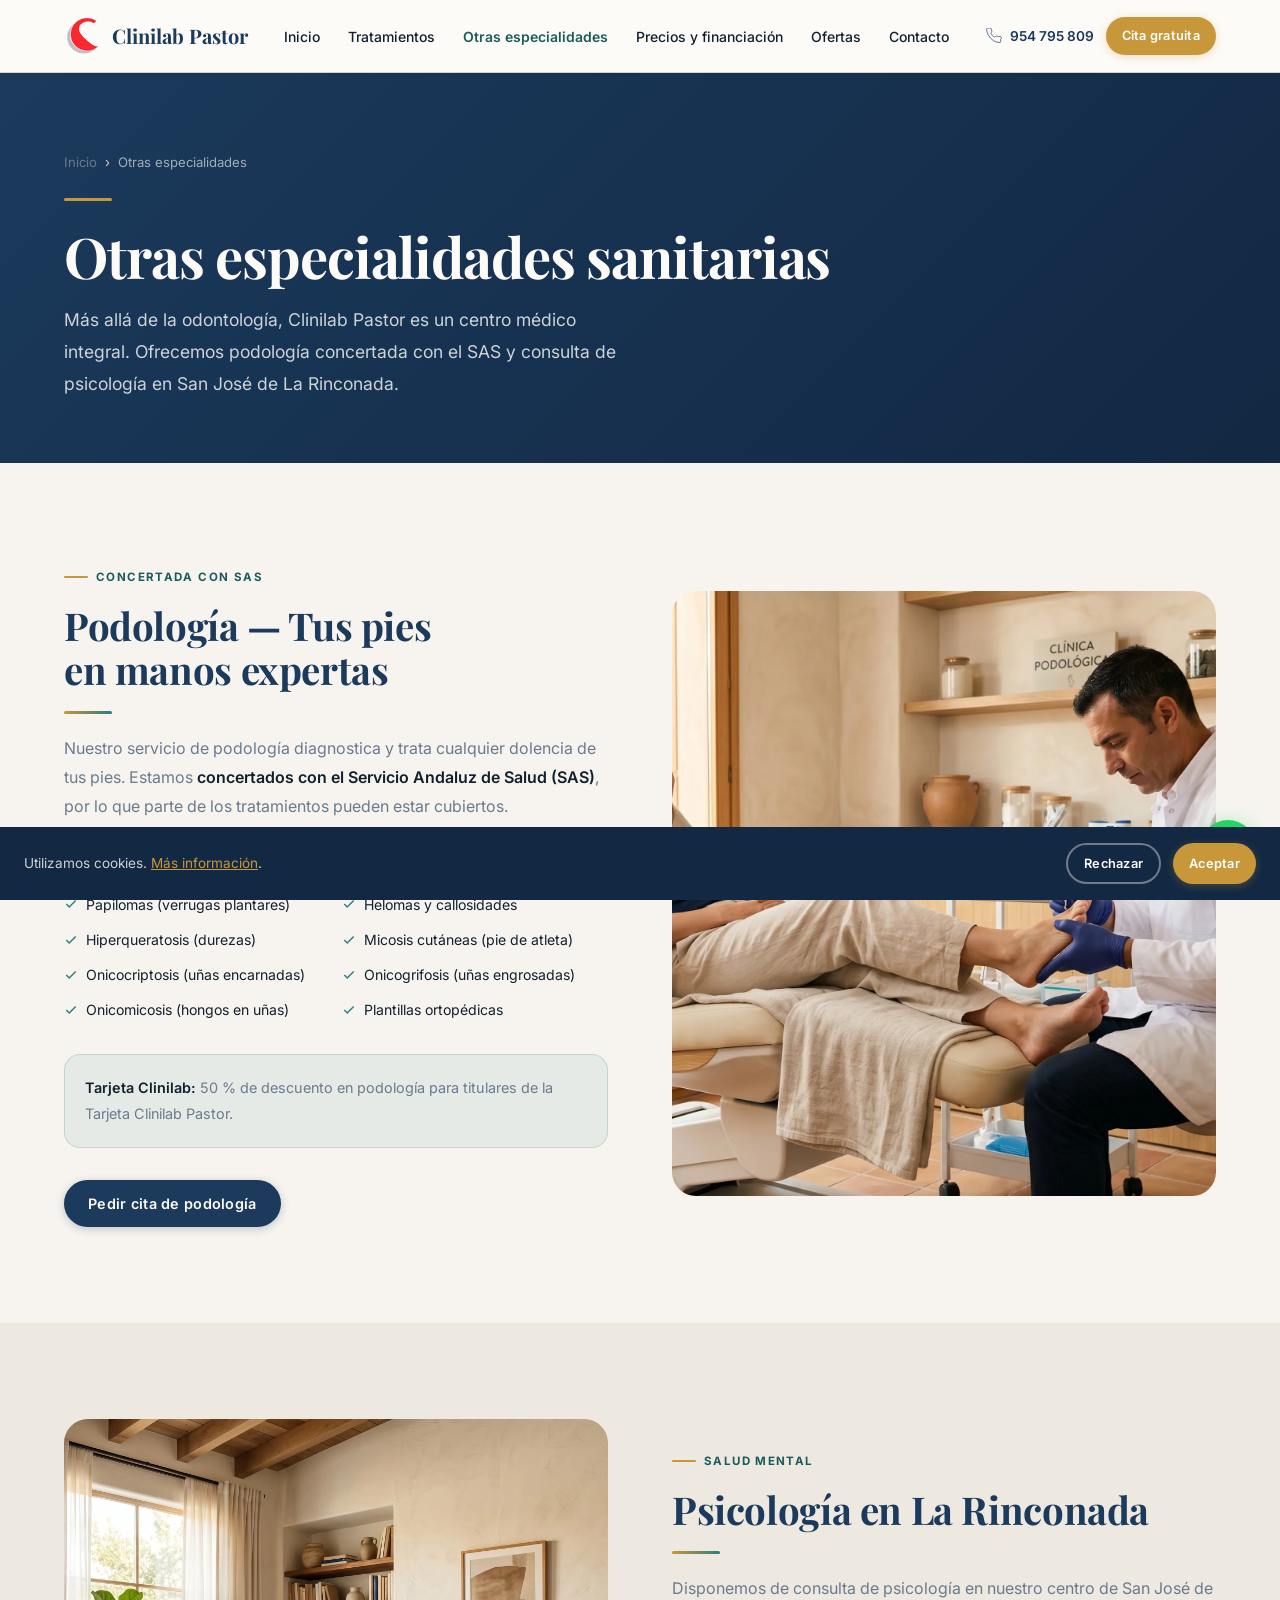
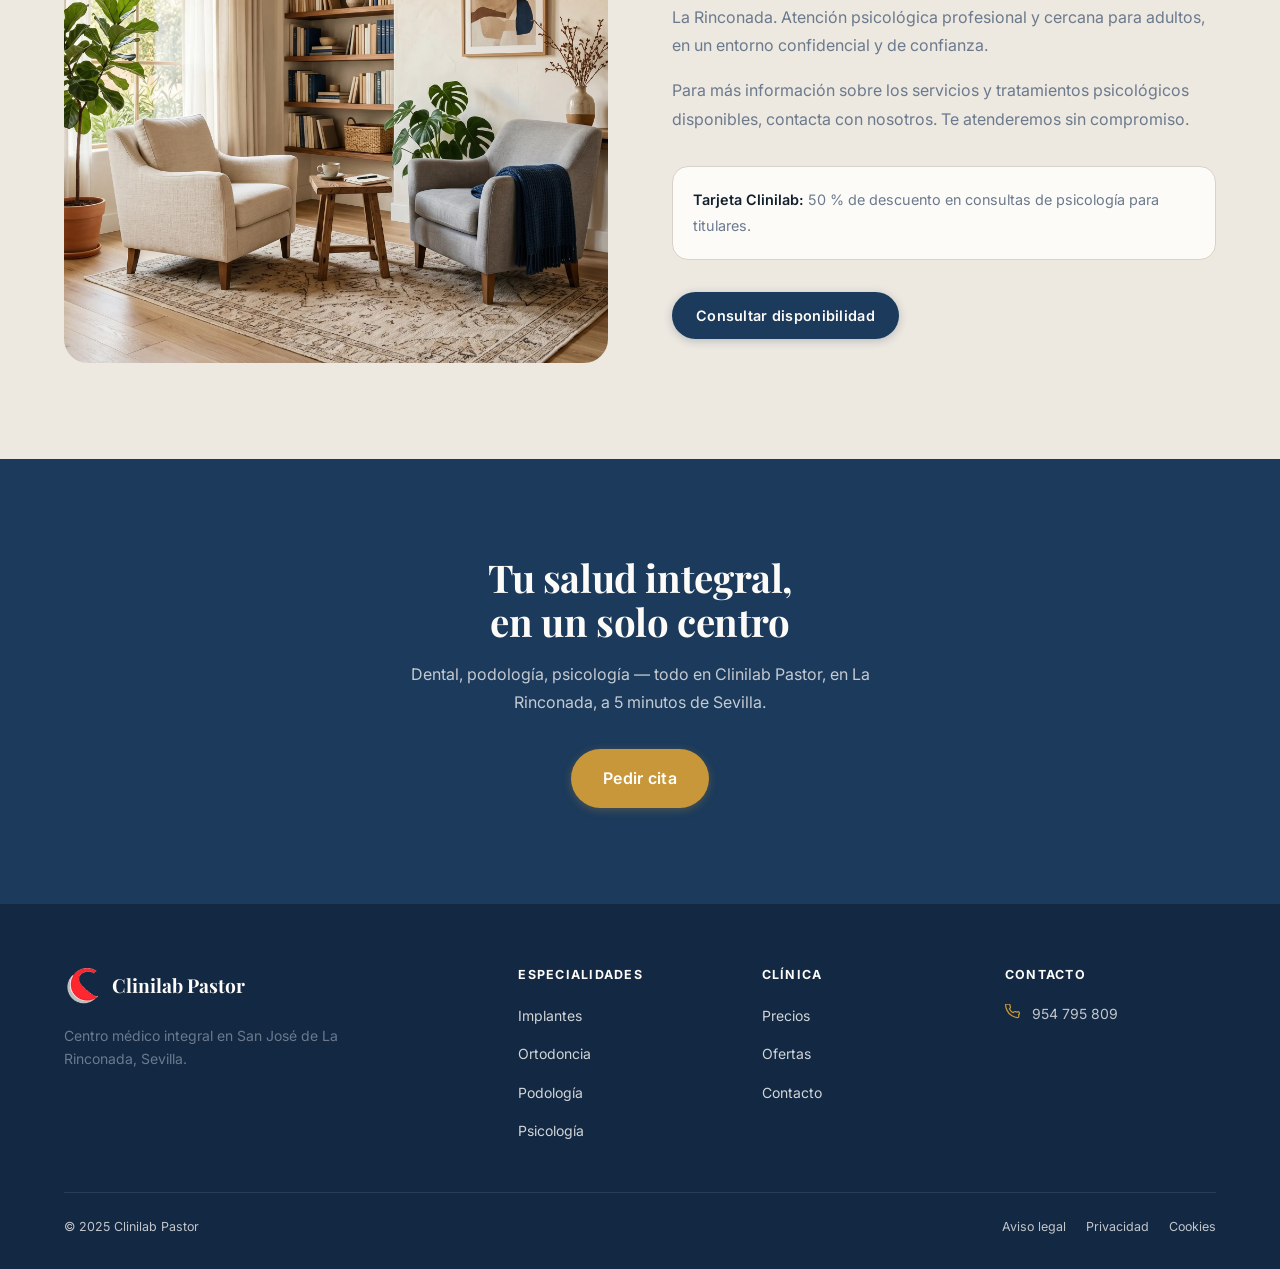
<file: otras-especialidades.html>
<!DOCTYPE html>
<html lang="es">
<head>
  <meta charset="UTF-8">
  <meta name="viewport" content="width=device-width, initial-scale=1.0">
  <title>Podología y Psicología en La Rinconada | Clinilab Pastor</title>
  <meta name="description" content="Podología concertada con el SAS y psicología en Clinilab Pastor, San José de La Rinconada (Sevilla). Tus pies y tu salud mental en manos expertas.">
  <link rel="canonical" href="https://www.clinilabpastor.es/otras-especialidades.html">
  <link rel="preconnect" href="https://fonts.googleapis.com">
  <link rel="preconnect" href="https://fonts.gstatic.com" crossorigin>
  <link href="https://fonts.googleapis.com/css2?family=Inter:wght@400;500;600;700&family=Playfair+Display:wght@700&display=swap" rel="stylesheet">
  <link rel="stylesheet" href="css/main.css">
  <link rel="stylesheet" href="css/components.css">
</head>
<body>

<header role="banner">
  <nav class="navbar navbar--solid" aria-label="Navegación principal">
    <div class="navbar__inner">
      <a href="index.html" class="navbar__logo"><div class="navbar__logo-mark" aria-hidden="true"><div class="navbar__logo-mark" aria-hidden="true">
          <img src="assets/img/logoPesado.png" alt="logo">
        </div></div>Clinilab Pastor</a>
      <ul class="navbar__nav" role="list">
        <li><a href="index.html" class="navbar__link">Inicio</a></li>
        <li class="navbar__item"><a href="tratamientos.html" class="navbar__link" aria-haspopup="true">Tratamientos</a><ul class="navbar__dropdown" role="list"><li><a href="implantes-dentales.html" class="navbar__dropdown-link">Implantes Dentales</a></li><li><a href="ortodoncia.html" class="navbar__dropdown-link">Ortodoncia</a></li><li><a href="tratamientos.html" class="navbar__dropdown-link">Todos los tratamientos</a></li></ul></li>
        <li><a href="otras-especialidades.html" class="navbar__link active">Otras especialidades</a></li>
        <li><a href="precios-financiacion.html" class="navbar__link">Precios y financiación</a></li>
        <li><a href="ofertas.html" class="navbar__link">Ofertas</a></li>
        <li><a href="contacto.html" class="navbar__link">Contacto</a></li>
      </ul>
      <div class="navbar__actions">
        <a href="tel:+34954795809" class="navbar__tel"><svg viewBox="0 0 24 24" aria-hidden="true"><path d="M22 16.92v3a2 2 0 01-2.18 2 19.79 19.79 0 01-8.63-3.07A19.5 19.5 0 013.07 9.8 19.79 19.79 0 01.89 1.18 2 2 0 012.91 0h3a2 2 0 012 1.72c.127.96.361 1.903.7 2.81a2 2 0 01-.45 2.11L7.09 7.91a16 16 0 006 6l1.27-1.27a2 2 0 012.11-.45c.907.339 1.85.573 2.81.7A2 2 0 0122 16.92z"/></svg>954 795 809</a>
        <a href="contacto.html" class="btn btn--accent btn--sm">Cita gratuita</a>
        <button class="navbar__toggle" aria-label="Abrir menú" aria-expanded="false"><svg viewBox="0 0 24 24" aria-hidden="true"><line x1="3" y1="6" x2="21" y2="6"/><line x1="3" y1="12" x2="21" y2="12"/><line x1="3" y1="18" x2="21" y2="18"/></svg></button>
      </div>
    </div>
  </nav>
</header>

<main id="main-content">
<section class="page-hero" aria-labelledby="especialidades-heading">
  <div class="container">
    <nav aria-label="Ruta de navegación"><ol class="breadcrumb"><li><a href="index.html">Inicio</a></li><span>›</span><li style="color:rgba(253,251,248,.6)">Otras especialidades</li></ol></nav>
    <div class="page-hero__accent" aria-hidden="true"></div>
    <h1 id="especialidades-heading">Otras especialidades sanitarias</h1>
    <p>Más allá de la odontología, Clinilab Pastor es un centro médico integral. Ofrecemos podología concertada con el SAS y consulta de psicología en San José de La Rinconada.</p>
  </div>
</section>

<!-- Podología -->
<section class="section" id="podologia" aria-labelledby="podologia-heading">
  <div class="container">
    <div class="content-grid--img-right">
      <div class="reveal">
        <span class="section-label">Concertada con SAS</span>
        <h2 id="podologia-heading">Podología — Tus pies en manos expertas</h2>
        <div class="divider"></div>
        <p>Nuestro servicio de podología diagnostica y trata cualquier dolencia de tus pies. Estamos <strong>concertados con el Servicio Andaluz de Salud (SAS)</strong>, por lo que parte de los tratamientos pueden estar cubiertos.</p>

        <h3 style="margin-top:var(--space-8); margin-bottom:var(--space-5); font-size:1.1rem;">Patologías que tratamos</h3>
        <div style="display:grid; grid-template-columns:1fr 1fr; gap:var(--space-3);">
          <div style="display:flex; gap:var(--space-2); align-items:center; font-size:.88rem;"><svg width="14" height="14" viewBox="0 0 24 24" fill="none" stroke="var(--color-secondary)" stroke-width="2.5" aria-hidden="true"><polyline points="20 6 9 17 4 12"/></svg>Papilomas (verrugas plantares)</div>
          <div style="display:flex; gap:var(--space-2); align-items:center; font-size:.88rem;"><svg width="14" height="14" viewBox="0 0 24 24" fill="none" stroke="var(--color-secondary)" stroke-width="2.5" aria-hidden="true"><polyline points="20 6 9 17 4 12"/></svg>Helomas y callosidades</div>
          <div style="display:flex; gap:var(--space-2); align-items:center; font-size:.88rem;"><svg width="14" height="14" viewBox="0 0 24 24" fill="none" stroke="var(--color-secondary)" stroke-width="2.5" aria-hidden="true"><polyline points="20 6 9 17 4 12"/></svg>Hiperqueratosis (durezas)</div>
          <div style="display:flex; gap:var(--space-2); align-items:center; font-size:.88rem;"><svg width="14" height="14" viewBox="0 0 24 24" fill="none" stroke="var(--color-secondary)" stroke-width="2.5" aria-hidden="true"><polyline points="20 6 9 17 4 12"/></svg>Micosis cutáneas (pie de atleta)</div>
          <div style="display:flex; gap:var(--space-2); align-items:center; font-size:.88rem;"><svg width="14" height="14" viewBox="0 0 24 24" fill="none" stroke="var(--color-secondary)" stroke-width="2.5" aria-hidden="true"><polyline points="20 6 9 17 4 12"/></svg>Onicocriptosis (uñas encarnadas)</div>
          <div style="display:flex; gap:var(--space-2); align-items:center; font-size:.88rem;"><svg width="14" height="14" viewBox="0 0 24 24" fill="none" stroke="var(--color-secondary)" stroke-width="2.5" aria-hidden="true"><polyline points="20 6 9 17 4 12"/></svg>Onicogrifosis (uñas engrosadas)</div>
          <div style="display:flex; gap:var(--space-2); align-items:center; font-size:.88rem;"><svg width="14" height="14" viewBox="0 0 24 24" fill="none" stroke="var(--color-secondary)" stroke-width="2.5" aria-hidden="true"><polyline points="20 6 9 17 4 12"/></svg>Onicomicosis (hongos en uñas)</div>
          <div style="display:flex; gap:var(--space-2); align-items:center; font-size:.88rem;"><svg width="14" height="14" viewBox="0 0 24 24" fill="none" stroke="var(--color-secondary)" stroke-width="2.5" aria-hidden="true"><polyline points="20 6 9 17 4 12"/></svg>Plantillas ortopédicas</div>
        </div>

        <div style="margin-top:var(--space-8); padding:var(--space-5); background:rgba(42,127,127,.08); border:1px solid rgba(42,127,127,.2); border-radius:var(--radius-lg);">
          <p style="margin:0; font-size:.9rem;"><strong>Tarjeta Clinilab:</strong> 50 % de descuento en podología para titulares de la Tarjeta Clinilab Pastor.</p>
        </div>

        <a href="contacto.html" class="btn btn--primary" style="margin-top:var(--space-8);">Pedir cita de podología</a>
      </div>
      <div class="reveal reveal-delay-2">
        <img src="assets/img/podologia.webp" alt="Tratamiento de podología — revisión de pies en Clinilab Pastor" width="540" height="600" style="width:100%; aspect-ratio:9/10; object-fit:cover; border-radius:var(--radius-xl); background-color:#D8D2C8;" loading="lazy">
      </div>
    </div>
  </div>
</section>

<!-- Psicología -->
<section class="section section--alt" id="psicologia" aria-labelledby="psicologia-heading">
  <div class="container">
    <div class="content-grid">
      <div class="reveal reveal-delay-2">
        <img src="assets/img/psicologia.webp" alt="Consulta de psicología en Clinilab Pastor — ambiente acogedor y profesional" width="540" height="540" style="width:100%; aspect-ratio:1/1; object-fit:cover; border-radius:var(--radius-xl); background-color:#D8D2C8;" loading="lazy">
      </div>
      <div class="reveal">
        <span class="section-label">Salud mental</span>
        <h2 id="psicologia-heading">Psicología en La Rinconada</h2>
        <div class="divider"></div>
        <p>Disponemos de consulta de psicología en nuestro centro de San José de La Rinconada. Atención psicológica profesional y cercana para adultos, en un entorno confidencial y de confianza.</p>
        <p style="margin-top:var(--space-4);">Para más información sobre los servicios y tratamientos psicológicos disponibles, contacta con nosotros. Te atenderemos sin compromiso.</p>

        <div style="margin-top:var(--space-8); padding:var(--space-5); background:var(--color-surface); border-radius:var(--radius-lg); border:1px solid var(--color-border);">
          <p style="margin:0; font-size:.9rem;"><strong>Tarjeta Clinilab:</strong> 50 % de descuento en consultas de psicología para titulares.</p>
        </div>

        <a href="contacto.html" class="btn btn--primary" style="margin-top:var(--space-8);">Consultar disponibilidad</a>
      </div>
    </div>
  </div>
</section>

<section class="section section--dark" aria-label="CTA otras especialidades">
  <div class="container" style="text-align:center; max-width:560px;">
    <div class="reveal">
      <h2 style="color:var(--color-surface);">Tu salud integral, en un solo centro</h2>
      <p style="margin-top:var(--space-4); margin-bottom:var(--space-8);">Dental, podología, psicología — todo en Clinilab Pastor, en La Rinconada, a 5 minutos de Sevilla.</p>
      <a href="contacto.html" class="btn btn--accent btn--lg">Pedir cita</a>
    </div>
  </div>
</section>
</main>

<footer class="footer" role="contentinfo">
  <div class="container">
    <div class="footer__grid">
      <div><div class="footer__logo"><div class="navbar__logo-mark" aria-hidden="true"><div class="navbar__logo-mark" aria-hidden="true">
            <img src="assets/img/logoPesado.png" alt="logo">
          </div></div><span>Clinilab Pastor</span></div><p class="footer__desc">Centro médico integral en San José de La Rinconada, Sevilla.</p></div>
      <div class="footer__col"><h4>Especialidades</h4><ul class="footer__links"><li><a href="implantes-dentales.html">Implantes</a></li><li><a href="ortodoncia.html">Ortodoncia</a></li><li><a href="otras-especialidades.html">Podología</a></li><li><a href="otras-especialidades.html">Psicología</a></li></ul></div>
      <div class="footer__col"><h4>Clínica</h4><ul class="footer__links"><li><a href="precios-financiacion.html">Precios</a></li><li><a href="ofertas.html">Ofertas</a></li><li><a href="contacto.html">Contacto</a></li></ul></div>
      <div class="footer__col"><h4>Contacto</h4><address style="font-style:normal;"><div class="footer__contact-item"><svg viewBox="0 0 24 24" aria-hidden="true"><path d="M22 16.92v3a2 2 0 01-2.18 2 19.79 19.79 0 01-8.63-3.07A19.5 19.5 0 013.07 9.8 19.79 19.79 0 01.89 1.18 2 2 0 012.91 0h3a2 2 0 012 1.72c.127.96.361 1.903.7 2.81a2 2 0 01-.45 2.11L7.09 7.91a16 16 0 006 6l1.27-1.27a2 2 0 012.11-.45c.907.339 1.85.573 2.81.7A2 2 0 0122 16.92z"/></svg><a href="tel:+34954795809">954 795 809</a></div></address></div>
    </div>
    <div class="footer__bottom"><span>© 2025 Clinilab Pastor</span><div class="footer__legal"><a href="aviso-legal.html">Aviso legal</a><a href="privacidad.html">Privacidad</a><a href="cookies.html">Cookies</a></div></div>
  </div>
</footer>
<a href="https://wa.me/34691660780" class="whatsapp-float" target="_blank" rel="noopener noreferrer" aria-label="WhatsApp"><svg viewBox="0 0 24 24" aria-hidden="true"><path d="M17.472 14.382c-.297-.149-1.758-.867-2.03-.967-.273-.099-.471-.148-.67.15-.197.297-.767.966-.94 1.164-.173.199-.347.223-.644.075-.297-.15-1.255-.463-2.39-1.475-.883-.788-1.48-1.761-1.653-2.059-.173-.297-.018-.458.13-.606.134-.133.298-.347.446-.52.149-.174.198-.298.298-.497.099-.198.05-.371-.025-.52-.075-.149-.669-1.612-.916-2.207-.242-.579-.487-.5-.669-.51-.173-.008-.371-.01-.57-.01-.198 0-.52.074-.792.372-.272.297-1.04 1.016-1.04 2.479 0 1.462 1.065 2.875 1.213 3.074.149.198 2.096 3.2 5.077 4.487.709.306 1.262.489 1.694.625.712.227 1.36.195 1.871.118.571-.085 1.758-.719 2.006-1.413.248-.694.248-1.289.173-1.413-.074-.124-.272-.198-.57-.347m-5.421 7.403h-.004a9.87 9.87 0 01-5.031-1.378l-.361-.214-3.741.982.998-3.648-.235-.374a9.86 9.86 0 01-1.51-5.26c.001-5.45 4.436-9.884 9.888-9.884 2.64 0 5.122 1.03 6.988 2.898a9.825 9.825 0 012.893 6.994c-.003 5.45-4.437 9.884-9.885 9.884m8.413-18.297A11.815 11.815 0 0012.05 0C5.495 0 .16 5.335.157 11.892c0 2.096.547 4.142 1.588 5.945L.057 24l6.305-1.654a11.882 11.882 0 005.683 1.448h.005c6.554 0 11.89-5.335 11.893-11.893a11.821 11.821 0 00-3.48-8.413Z"/></svg></a>
<div id="cookieBanner" class="cookie-banner" role="alert"><p>Utilizamos cookies. <a href="cookies.html">Más información</a>.</p><div class="cookie-banner__actions"><button id="cookieReject" class="btn btn--outline-light btn--sm">Rechazar</button><button id="cookieAccept" class="btn btn--accent btn--sm">Aceptar</button></div></div>
<script src="js/main.js" defer></script>
</body>
</html>
</file>
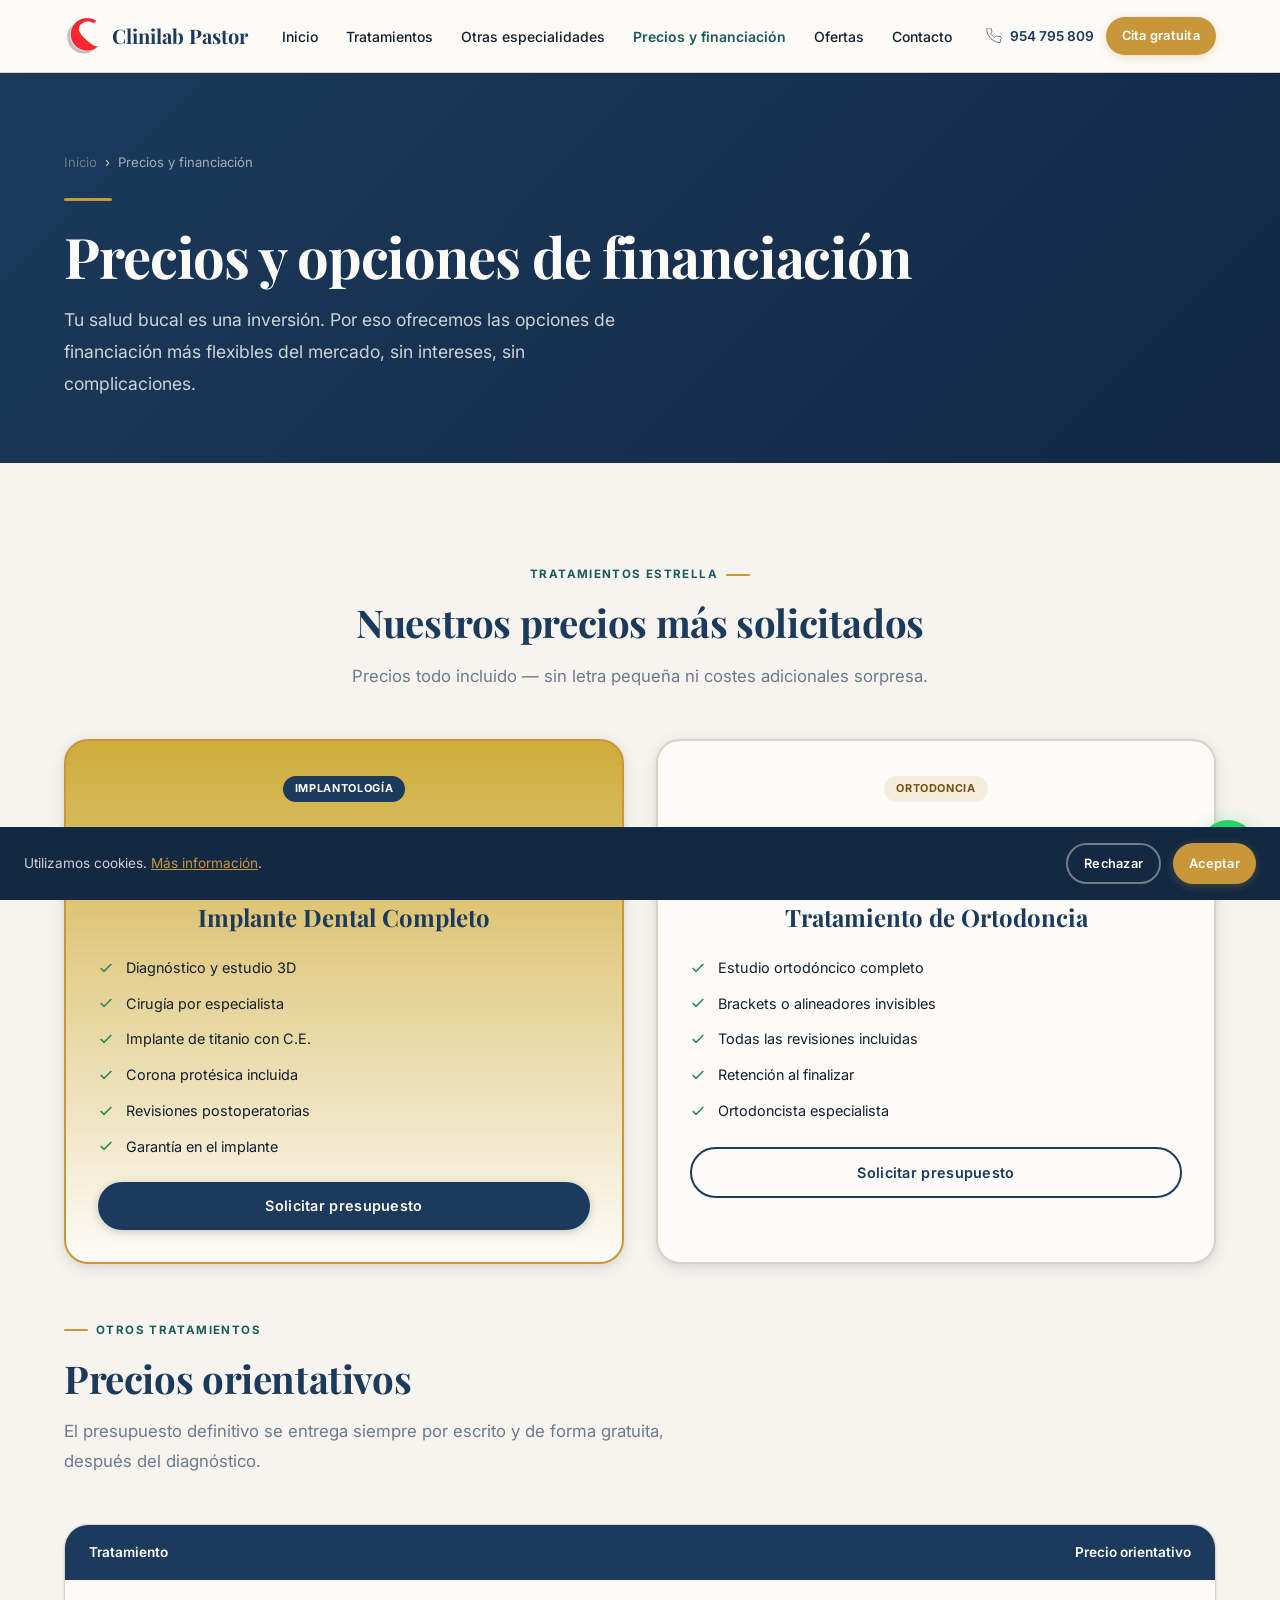
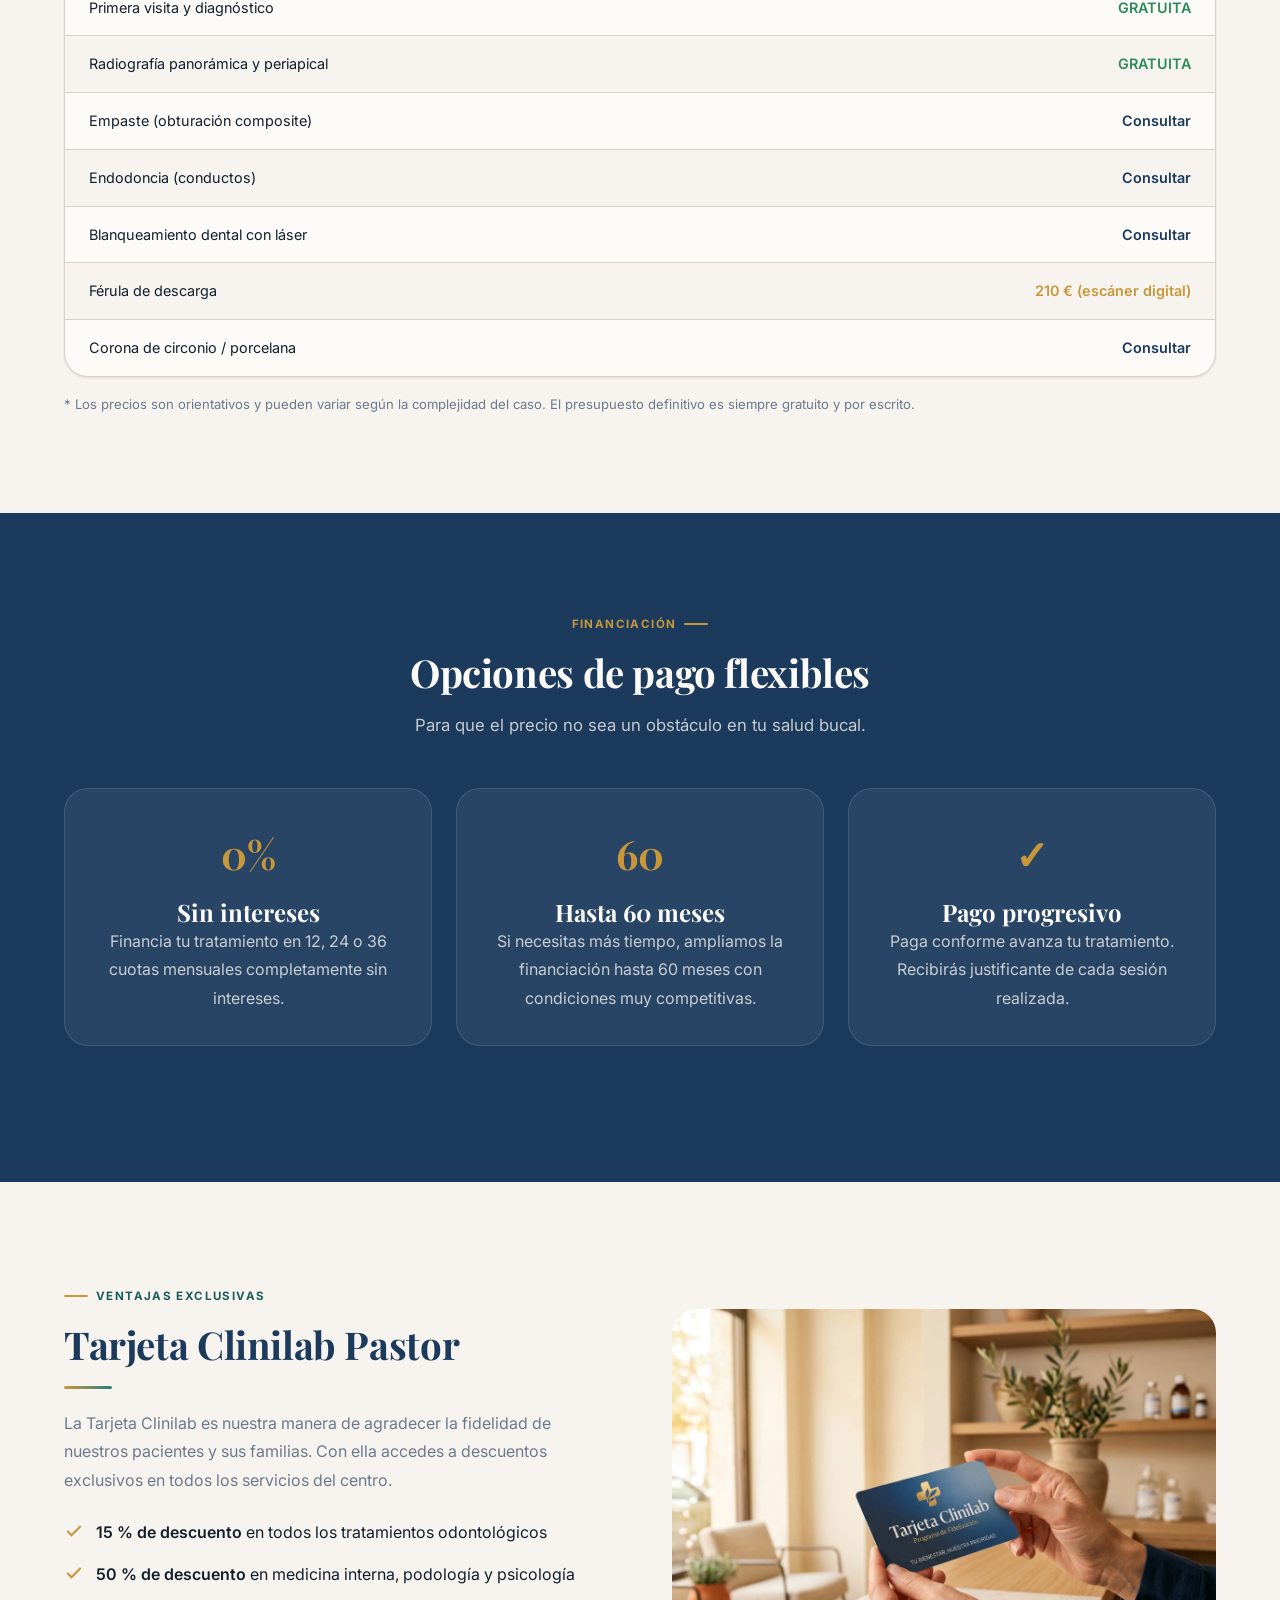
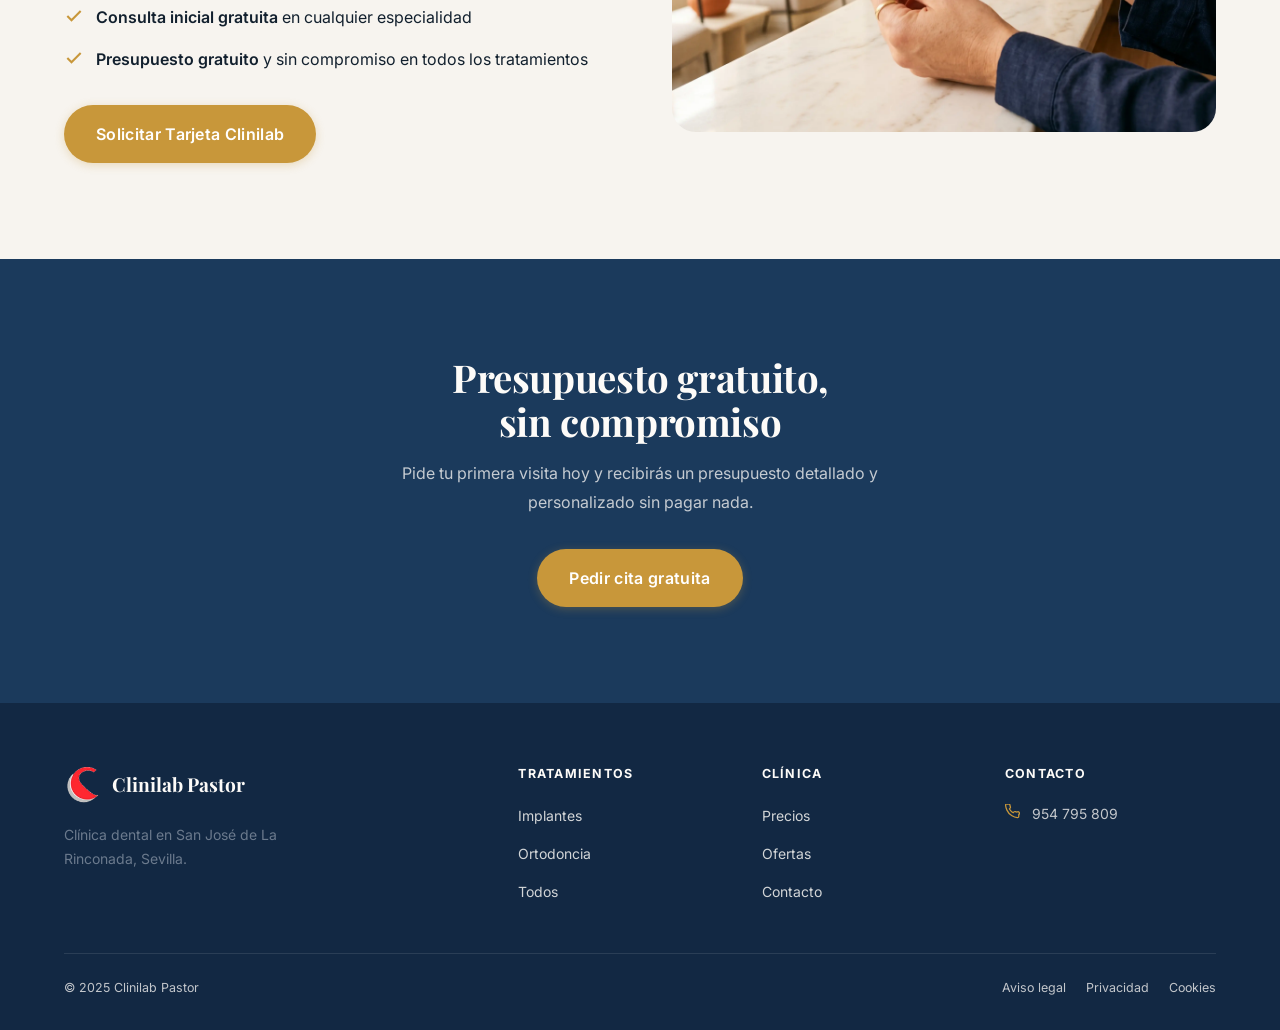
<file: precios-financiacion.html>
<!DOCTYPE html>
<html lang="es">
<head>
  <meta charset="UTF-8">
  <meta name="viewport" content="width=device-width, initial-scale=1.0">
  <title>Precios y Financiación Dental | Clinilab Pastor — La Rinconada</title>
  <meta name="description" content="Precios de tratamientos dentales en Clinilab Pastor. Implantes desde 22€/mes, ortodoncia desde 50€/mes. Financiación sin intereses hasta 36 meses. Tarjeta Clinilab.">
  <link rel="canonical" href="https://www.clinilabpastor.es/precios-financiacion.html">
  <link rel="preconnect" href="https://fonts.googleapis.com">
  <link rel="preconnect" href="https://fonts.gstatic.com" crossorigin>
  <link href="https://fonts.googleapis.com/css2?family=Inter:wght@400;500;600;700&family=Playfair+Display:wght@700&display=swap" rel="stylesheet">
  <link rel="stylesheet" href="css/main.css">
  <link rel="stylesheet" href="css/components.css">
</head>
<body>

<header role="banner">
  <nav class="navbar navbar--solid" aria-label="Navegación principal">
    <div class="navbar__inner">
      <a href="index.html" class="navbar__logo">
        <div class="navbar__logo-mark" aria-hidden="true"><div class="navbar__logo-mark" aria-hidden="true">
          <img src="assets/img/logoPesado.png" alt="logo">
        </div></div>Clinilab Pastor</a>
      <ul class="navbar__nav" role="list">
        <li><a href="index.html" class="navbar__link">Inicio</a></li>
        <li class="navbar__item"><a href="tratamientos.html" class="navbar__link" aria-haspopup="true">Tratamientos</a><ul class="navbar__dropdown" role="list"><li><a href="implantes-dentales.html" class="navbar__dropdown-link">Implantes Dentales</a></li><li><a href="ortodoncia.html" class="navbar__dropdown-link">Ortodoncia</a></li><li><a href="tratamientos.html" class="navbar__dropdown-link">Todos los tratamientos</a></li></ul></li>
        <li><a href="otras-especialidades.html" class="navbar__link">Otras especialidades</a></li>
        <li><a href="precios-financiacion.html" class="navbar__link active">Precios y financiación</a></li>
        <li><a href="ofertas.html" class="navbar__link">Ofertas</a></li>
        <li><a href="contacto.html" class="navbar__link">Contacto</a></li>
      </ul>
      <div class="navbar__actions">
        <a href="tel:+34954795809" class="navbar__tel"><svg viewBox="0 0 24 24" aria-hidden="true"><path d="M22 16.92v3a2 2 0 01-2.18 2 19.79 19.79 0 01-8.63-3.07A19.5 19.5 0 013.07 9.8 19.79 19.79 0 01.89 1.18 2 2 0 012.91 0h3a2 2 0 012 1.72c.127.96.361 1.903.7 2.81a2 2 0 01-.45 2.11L7.09 7.91a16 16 0 006 6l1.27-1.27a2 2 0 012.11-.45c.907.339 1.85.573 2.81.7A2 2 0 0122 16.92z"/></svg>954 795 809</a>
        <a href="contacto.html" class="btn btn--accent btn--sm">Cita gratuita</a>
        <button class="navbar__toggle" aria-label="Abrir menú" aria-expanded="false"><svg viewBox="0 0 24 24" aria-hidden="true"><line x1="3" y1="6" x2="21" y2="6"/><line x1="3" y1="12" x2="21" y2="12"/><line x1="3" y1="18" x2="21" y2="18"/></svg></button>
      </div>
    </div>
  </nav>
</header>

<main id="main-content">
<section class="page-hero" aria-labelledby="precios-heading">
  <div class="container">
    <nav aria-label="Ruta de navegación"><ol class="breadcrumb"><li><a href="index.html">Inicio</a></li><span>›</span><li style="color:rgba(253,251,248,.6)">Precios y financiación</li></ol></nav>
    <div class="page-hero__accent" aria-hidden="true"></div>
    <h1 id="precios-heading">Precios y opciones de financiación</h1>
    <p>Tu salud bucal es una inversión. Por eso ofrecemos las opciones de financiación más flexibles del mercado, sin intereses, sin complicaciones.</p>
  </div>
</section>

<!-- Precios destacados -->
<section class="section" aria-labelledby="precios-principales">
  <div class="container">
    <div class="section-header section-header--center reveal">
      <span class="section-label">Tratamientos estrella</span>
      <h2 id="precios-principales">Nuestros precios más solicitados</h2>
      <p>Precios todo incluido — sin letra pequeña ni costes adicionales sorpresa.</p>
    </div>

    <div class="grid-2" style="margin-bottom:var(--space-12);">
      <div class="price-card price-card--featured reveal reveal-delay-1">
        <span class="badge badge--secondary" style="margin-bottom:var(--space-4);">Implantología</span>
        <div class="price-card__price-value"><span>€</span>22</div>
        <div class="price-card__price-period">/ mes · Todo incluido · Financiación sin intereses</div>
        <h3 style="margin-top:var(--space-4);">Implante Dental Completo</h3>
        <ul>
          <li><svg viewBox="0 0 24 24" aria-hidden="true"><polyline points="20 6 9 17 4 12"/></svg>Diagnóstico y estudio 3D</li>
          <li><svg viewBox="0 0 24 24" aria-hidden="true"><polyline points="20 6 9 17 4 12"/></svg>Cirugía por especialista</li>
          <li><svg viewBox="0 0 24 24" aria-hidden="true"><polyline points="20 6 9 17 4 12"/></svg>Implante de titanio con C.E.</li>
          <li><svg viewBox="0 0 24 24" aria-hidden="true"><polyline points="20 6 9 17 4 12"/></svg>Corona protésica incluida</li>
          <li><svg viewBox="0 0 24 24" aria-hidden="true"><polyline points="20 6 9 17 4 12"/></svg>Revisiones postoperatorias</li>
          <li><svg viewBox="0 0 24 24" aria-hidden="true"><polyline points="20 6 9 17 4 12"/></svg>Garantía en el implante</li>
        </ul>
        <a href="contacto.html" class="btn btn--primary" style="width:100%; justify-content:center;">Solicitar presupuesto</a>
      </div>

      <div class="price-card reveal reveal-delay-2">
        <span class="badge badge--accent" style="margin-bottom:var(--space-4);">Ortodoncia</span>
        <div class="price-card__price-value"><span>€</span>50</div>
        <div class="price-card__price-period">/ mes · Todo incluido · Financiación sin intereses</div>
        <h3 style="margin-top:var(--space-4);">Tratamiento de Ortodoncia</h3>
        <ul>
          <li><svg viewBox="0 0 24 24" aria-hidden="true"><polyline points="20 6 9 17 4 12"/></svg>Estudio ortodóncico completo</li>
          <li><svg viewBox="0 0 24 24" aria-hidden="true"><polyline points="20 6 9 17 4 12"/></svg>Brackets o alineadores invisibles</li>
          <li><svg viewBox="0 0 24 24" aria-hidden="true"><polyline points="20 6 9 17 4 12"/></svg>Todas las revisiones incluidas</li>
          <li><svg viewBox="0 0 24 24" aria-hidden="true"><polyline points="20 6 9 17 4 12"/></svg>Retención al finalizar</li>
          <li><svg viewBox="0 0 24 24" aria-hidden="true"><polyline points="20 6 9 17 4 12"/></svg>Ortodoncista especialista</li>
        </ul>
        <a href="contacto.html" class="btn btn--outline" style="width:100%; justify-content:center;">Solicitar presupuesto</a>
      </div>
    </div>

    <!-- Otros precios orientativos -->
    <div class="section-header reveal">
      <span class="section-label">Otros tratamientos</span>
      <h2>Precios orientativos</h2>
      <p>El presupuesto definitivo se entrega siempre por escrito y de forma gratuita, después del diagnóstico.</p>
    </div>

    <div style="background:var(--color-surface); border-radius:var(--radius-xl); border:1px solid var(--color-border); overflow:hidden; box-shadow:var(--shadow-sm);" class="reveal">
      <table style="width:100%; border-collapse:collapse;">
        <thead>
          <tr style="background:var(--color-primary); color:#fff;">
            <th style="padding:var(--space-4) var(--space-6); text-align:left; font-size:.85rem; font-weight:600;">Tratamiento</th>
            <th style="padding:var(--space-4) var(--space-6); text-align:right; font-size:.85rem; font-weight:600;">Precio orientativo</th>
          </tr>
        </thead>
        <tbody>
          <tr style="border-bottom:1px solid var(--color-border);">
            <td style="padding:var(--space-4) var(--space-6); font-size:.9rem;">Primera visita y diagnóstico</td>
            <td style="padding:var(--space-4) var(--space-6); text-align:right; font-weight:600; color:var(--color-success); font-size:.9rem;">GRATUITA</td>
          </tr>
          <tr style="border-bottom:1px solid var(--color-border); background:var(--color-bg);">
            <td style="padding:var(--space-4) var(--space-6); font-size:.9rem;">Radiografía panorámica y periapical</td>
            <td style="padding:var(--space-4) var(--space-6); text-align:right; font-weight:600; color:var(--color-success); font-size:.9rem;">GRATUITA</td>
          </tr>
          <tr style="border-bottom:1px solid var(--color-border);">
            <td style="padding:var(--space-4) var(--space-6); font-size:.9rem;">Empaste (obturación composite)</td>
            <td style="padding:var(--space-4) var(--space-6); text-align:right; font-weight:600; color:var(--color-primary); font-size:.9rem;">Consultar</td>
          </tr>
          <tr style="border-bottom:1px solid var(--color-border); background:var(--color-bg);">
            <td style="padding:var(--space-4) var(--space-6); font-size:.9rem;">Endodoncia (conductos)</td>
            <td style="padding:var(--space-4) var(--space-6); text-align:right; font-weight:600; color:var(--color-primary); font-size:.9rem;">Consultar</td>
          </tr>
          <tr style="border-bottom:1px solid var(--color-border);">
            <td style="padding:var(--space-4) var(--space-6); font-size:.9rem;">Blanqueamiento dental con láser</td>
            <td style="padding:var(--space-4) var(--space-6); text-align:right; font-weight:600; color:var(--color-primary); font-size:.9rem;">Consultar</td>
          </tr>
          <tr style="border-bottom:1px solid var(--color-border); background:var(--color-bg);">
            <td style="padding:var(--space-4) var(--space-6); font-size:.9rem;">Férula de descarga</td>
            <td style="padding:var(--space-4) var(--space-6); text-align:right; font-weight:600; color:var(--color-accent); font-size:.9rem;">210 € (escáner digital)</td>
          </tr>
          <tr>
            <td style="padding:var(--space-4) var(--space-6); font-size:.9rem;">Corona de circonio / porcelana</td>
            <td style="padding:var(--space-4) var(--space-6); text-align:right; font-weight:600; color:var(--color-primary); font-size:.9rem;">Consultar</td>
          </tr>
        </tbody>
      </table>
    </div>
    <p style="margin-top:var(--space-4); font-size:.82rem; color:var(--color-text-muted);">* Los precios son orientativos y pueden variar según la complejidad del caso. El presupuesto definitivo es siempre gratuito y por escrito.</p>
  </div>
</section>

<!-- Financiación -->
<section class="section section--dark" aria-labelledby="financiacion-heading">
  <div class="container">
    <div class="section-header section-header--center reveal">
      <span class="section-label" style="color:var(--color-accent);">Financiación</span>
      <h2 id="financiacion-heading" style="color:var(--color-surface);">Opciones de pago flexibles</h2>
      <p>Para que el precio no sea un obstáculo en tu salud bucal.</p>
    </div>

    <div class="grid-3" style="margin-bottom:var(--space-10);">
      <div style="background:rgba(253,251,248,.06); border:1px solid rgba(253,251,248,.12); border-radius:var(--radius-xl); padding:var(--space-8); text-align:center;" class="reveal reveal-delay-1">
        <div style="font-family:var(--font-display); font-size:2.5rem; font-weight:700; color:var(--color-accent);">0%</div>
        <h3 style="color:var(--color-surface); margin-top:var(--space-3);">Sin intereses</h3>
        <p>Financia tu tratamiento en 12, 24 o 36 cuotas mensuales completamente sin intereses.</p>
      </div>
      <div style="background:rgba(253,251,248,.06); border:1px solid rgba(253,251,248,.12); border-radius:var(--radius-xl); padding:var(--space-8); text-align:center;" class="reveal reveal-delay-2">
        <div style="font-family:var(--font-display); font-size:2.5rem; font-weight:700; color:var(--color-accent);">60</div>
        <h3 style="color:var(--color-surface); margin-top:var(--space-3);">Hasta 60 meses</h3>
        <p>Si necesitas más tiempo, ampliamos la financiación hasta 60 meses con condiciones muy competitivas.</p>
      </div>
      <div style="background:rgba(253,251,248,.06); border:1px solid rgba(253,251,248,.12); border-radius:var(--radius-xl); padding:var(--space-8); text-align:center;" class="reveal reveal-delay-3">
        <div style="font-family:var(--font-display); font-size:2.5rem; font-weight:700; color:var(--color-accent);">✓</div>
        <h3 style="color:var(--color-surface); margin-top:var(--space-3);">Pago progresivo</h3>
        <p>Paga conforme avanza tu tratamiento. Recibirás justificante de cada sesión realizada.</p>
      </div>
    </div>
  </div>
</section>

<!-- Tarjeta Clinilab -->
<section class="section" aria-labelledby="tarjeta-heading">
  <div class="container">
    <div class="content-grid--img-right">
      <div class="reveal">
        <span class="section-label">Ventajas exclusivas</span>
        <h2 id="tarjeta-heading">Tarjeta Clinilab Pastor</h2>
        <div class="divider"></div>
        <p>La Tarjeta Clinilab es nuestra manera de agradecer la fidelidad de nuestros pacientes y sus familias. Con ella accedes a descuentos exclusivos en todos los servicios del centro.</p>
        <ul style="margin-top:var(--space-6); display:flex; flex-direction:column; gap:var(--space-4);">
          <li style="display:flex; gap:var(--space-3);"><svg width="20" height="20" viewBox="0 0 24 24" fill="none" stroke="var(--color-accent)" stroke-width="2.5" style="flex-shrink:0; margin-top:2px;" aria-hidden="true"><polyline points="20 6 9 17 4 12"/></svg><div><strong>15 % de descuento</strong> en todos los tratamientos odontológicos</div></li>
          <li style="display:flex; gap:var(--space-3);"><svg width="20" height="20" viewBox="0 0 24 24" fill="none" stroke="var(--color-accent)" stroke-width="2.5" style="flex-shrink:0; margin-top:2px;" aria-hidden="true"><polyline points="20 6 9 17 4 12"/></svg><div><strong>50 % de descuento</strong> en medicina interna, podología y psicología</div></li>
          <li style="display:flex; gap:var(--space-3);"><svg width="20" height="20" viewBox="0 0 24 24" fill="none" stroke="var(--color-accent)" stroke-width="2.5" style="flex-shrink:0; margin-top:2px;" aria-hidden="true"><polyline points="20 6 9 17 4 12"/></svg><div><strong>Consulta inicial gratuita</strong> en cualquier especialidad</div></li>
          <li style="display:flex; gap:var(--space-3);"><svg width="20" height="20" viewBox="0 0 24 24" fill="none" stroke="var(--color-accent)" stroke-width="2.5" style="flex-shrink:0; margin-top:2px;" aria-hidden="true"><polyline points="20 6 9 17 4 12"/></svg><div><strong>Presupuesto gratuito</strong> y sin compromiso en todos los tratamientos</div></li>
        </ul>
        <a href="contacto.html" class="btn btn--accent btn--lg" style="margin-top:var(--space-8);">Solicitar Tarjeta Clinilab</a>
      </div>
      <div class="reveal reveal-delay-2">
        <img src="assets/img/tarjeta-clinilab.webp" alt="Tarjeta de fidelización Clinilab Pastor con descuentos exclusivos" width="540" height="420" style="width:100%; aspect-ratio:9/7; object-fit:cover; border-radius:var(--radius-xl); background-color:var(--color-primary);" loading="lazy">
      </div>
    </div>
  </div>
</section>

<section class="section section--dark" aria-label="CTA precios">
  <div class="container" style="text-align:center; max-width:560px;">
    <div class="reveal">
      <h2 style="color:var(--color-surface);">Presupuesto gratuito, sin compromiso</h2>
      <p style="margin-top:var(--space-4); margin-bottom:var(--space-8);">Pide tu primera visita hoy y recibirás un presupuesto detallado y personalizado sin pagar nada.</p>
      <a href="contacto.html" class="btn btn--accent btn--lg">Pedir cita gratuita</a>
    </div>
  </div>
</section>
</main>

<footer class="footer" role="contentinfo">
  <div class="container">
    <div class="footer__grid">
      <div><div class="footer__logo"><div class="navbar__logo-mark" aria-hidden="true"><div class="navbar__logo-mark" aria-hidden="true">
            <img src="assets/img/logoPesado.png" alt="logo">
          </div></div><span>Clinilab Pastor</span></div><p class="footer__desc">Clínica dental en San José de La Rinconada, Sevilla.</p></div>
      <div class="footer__col"><h4>Tratamientos</h4><ul class="footer__links"><li><a href="implantes-dentales.html">Implantes</a></li><li><a href="ortodoncia.html">Ortodoncia</a></li><li><a href="tratamientos.html">Todos</a></li></ul></div>
      <div class="footer__col"><h4>Clínica</h4><ul class="footer__links"><li><a href="precios-financiacion.html">Precios</a></li><li><a href="ofertas.html">Ofertas</a></li><li><a href="contacto.html">Contacto</a></li></ul></div>
      <div class="footer__col"><h4>Contacto</h4><address style="font-style:normal;"><div class="footer__contact-item"><svg viewBox="0 0 24 24" aria-hidden="true"><path d="M22 16.92v3a2 2 0 01-2.18 2 19.79 19.79 0 01-8.63-3.07A19.5 19.5 0 013.07 9.8 19.79 19.79 0 01.89 1.18 2 2 0 012.91 0h3a2 2 0 012 1.72c.127.96.361 1.903.7 2.81a2 2 0 01-.45 2.11L7.09 7.91a16 16 0 006 6l1.27-1.27a2 2 0 012.11-.45c.907.339 1.85.573 2.81.7A2 2 0 0122 16.92z"/></svg><a href="tel:+34954795809">954 795 809</a></div></address></div>
    </div>
    <div class="footer__bottom"><span>© 2025 Clinilab Pastor</span><div class="footer__legal"><a href="aviso-legal.html">Aviso legal</a><a href="privacidad.html">Privacidad</a><a href="cookies.html">Cookies</a></div></div>
  </div>
</footer>
<a href="https://wa.me/34691660780" class="whatsapp-float" target="_blank" rel="noopener noreferrer" aria-label="WhatsApp"><svg viewBox="0 0 24 24" aria-hidden="true"><path d="M17.472 14.382c-.297-.149-1.758-.867-2.03-.967-.273-.099-.471-.148-.67.15-.197.297-.767.966-.94 1.164-.173.199-.347.223-.644.075-.297-.15-1.255-.463-2.39-1.475-.883-.788-1.48-1.761-1.653-2.059-.173-.297-.018-.458.13-.606.134-.133.298-.347.446-.52.149-.174.198-.298.298-.497.099-.198.05-.371-.025-.52-.075-.149-.669-1.612-.916-2.207-.242-.579-.487-.5-.669-.51-.173-.008-.371-.01-.57-.01-.198 0-.52.074-.792.372-.272.297-1.04 1.016-1.04 2.479 0 1.462 1.065 2.875 1.213 3.074.149.198 2.096 3.2 5.077 4.487.709.306 1.262.489 1.694.625.712.227 1.36.195 1.871.118.571-.085 1.758-.719 2.006-1.413.248-.694.248-1.289.173-1.413-.074-.124-.272-.198-.57-.347m-5.421 7.403h-.004a9.87 9.87 0 01-5.031-1.378l-.361-.214-3.741.982.998-3.648-.235-.374a9.86 9.86 0 01-1.51-5.26c.001-5.45 4.436-9.884 9.888-9.884 2.64 0 5.122 1.03 6.988 2.898a9.825 9.825 0 012.893 6.994c-.003 5.45-4.437 9.884-9.885 9.884m8.413-18.297A11.815 11.815 0 0012.05 0C5.495 0 .16 5.335.157 11.892c0 2.096.547 4.142 1.588 5.945L.057 24l6.305-1.654a11.882 11.882 0 005.683 1.448h.005c6.554 0 11.89-5.335 11.893-11.893a11.821 11.821 0 00-3.48-8.413Z"/></svg></a>
<div id="cookieBanner" class="cookie-banner" role="alert"><p>Utilizamos cookies. <a href="cookies.html">Más información</a>.</p><div class="cookie-banner__actions"><button id="cookieReject" class="btn btn--outline-light btn--sm">Rechazar</button><button id="cookieAccept" class="btn btn--accent btn--sm">Aceptar</button></div></div>
<script src="js/main.js" defer></script>
</body>
</html>
</file>
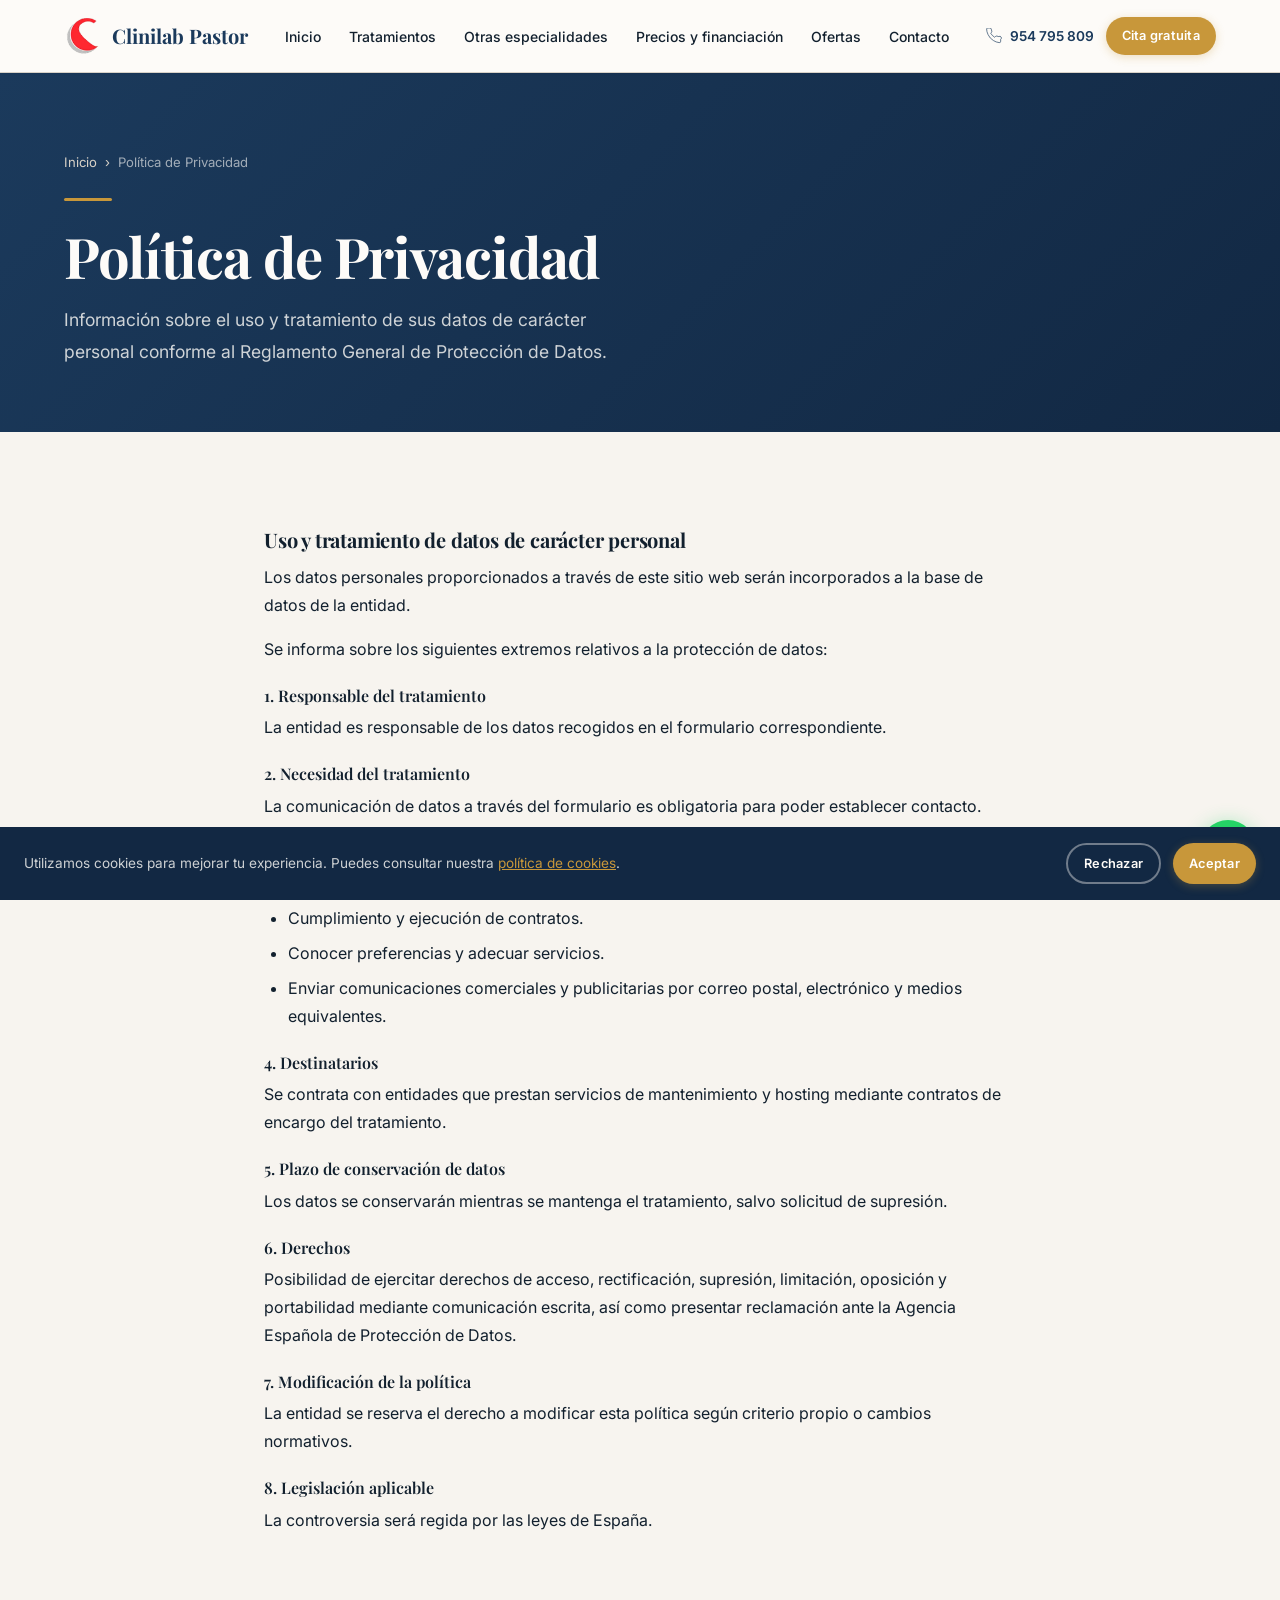
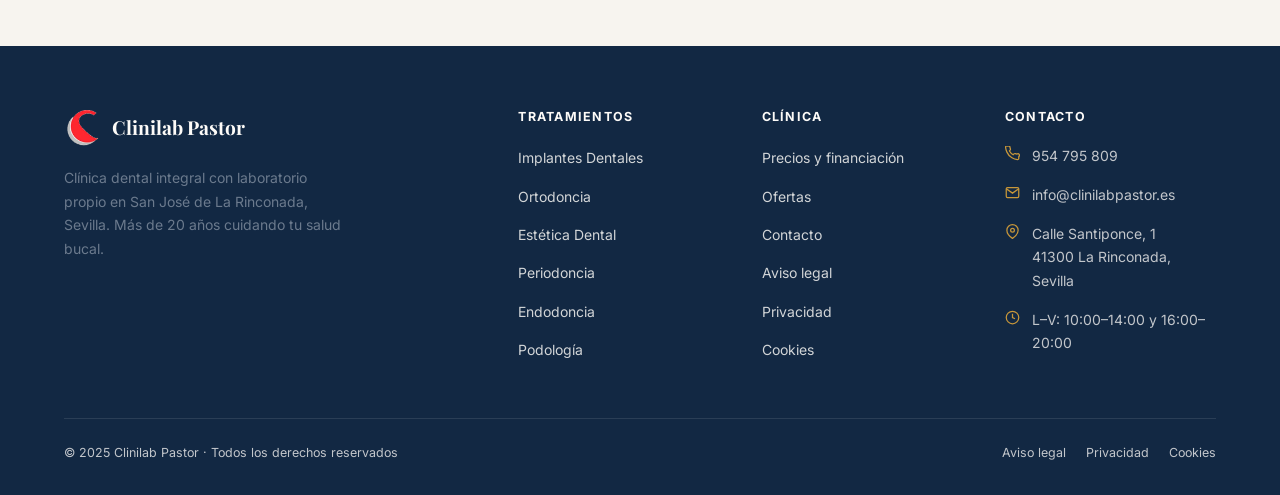
<file: privacidad.html>
<!DOCTYPE html>
<html lang="es">
<head>
  <meta charset="UTF-8">
  <meta name="viewport" content="width=device-width, initial-scale=1.0">
  <title>Política de Privacidad | Clinilab Pastor — La Rinconada, Sevilla</title>
  <meta name="description" content="Política de privacidad de Clinilab Pastor. Información sobre el tratamiento de datos personales conforme al RGPD.">
  <link rel="canonical" href="https://www.clinilabpastor.es/privacidad.html">
  <meta property="og:type" content="website">
  <meta property="og:url" content="https://www.clinilabpastor.es/privacidad.html">
  <meta property="og:title" content="Política de Privacidad | Clinilab Pastor">
  <meta property="og:image" content="https://espangelisimo.github.io/miclila/assets/img/og-home.webp">
  <link rel="icon" href="assets/img/logoPesado.png" type="image">
  <link rel="preconnect" href="https://fonts.googleapis.com">
  <link rel="preconnect" href="https://fonts.gstatic.com" crossorigin>
  <link href="https://fonts.googleapis.com/css2?family=Inter:wght@400;500;600;700&family=Playfair+Display:wght@700&display=swap" rel="stylesheet">
  <link rel="stylesheet" href="css/main.css">
  <link rel="stylesheet" href="css/components.css">
</head>
<body>

<header role="banner">
  <nav class="navbar navbar--solid" aria-label="Navegación principal">
    <div class="navbar__inner">
      <a href="index.html" class="navbar__logo" aria-label="Clinilab Pastor — Inicio">
        <div class="navbar__logo-mark" aria-hidden="true">
          <img src="assets/img/logoPesado.png" alt="logo">
        </div>
        Clinilab Pastor
      </a>
      <ul class="navbar__nav" id="nav-menu" role="list">
        <li><a href="index.html" class="navbar__link">Inicio</a></li>
        <li class="navbar__item">
          <a href="tratamientos.html" class="navbar__link" aria-haspopup="true" aria-expanded="false">Tratamientos</a>
          <ul class="navbar__dropdown" role="list">
            <li><a href="implantes-dentales.html" class="navbar__dropdown-link">Implantes Dentales</a></li>
            <li><a href="ortodoncia.html" class="navbar__dropdown-link">Ortodoncia</a></li>
            <li><a href="tratamientos.html" class="navbar__dropdown-link">Todos los tratamientos</a></li>
          </ul>
        </li>
        <li><a href="otras-especialidades.html" class="navbar__link">Otras especialidades</a></li>
        <li><a href="precios-financiacion.html" class="navbar__link">Precios y financiación</a></li>
        <li><a href="ofertas.html" class="navbar__link">Ofertas</a></li>
        <li><a href="contacto.html" class="navbar__link">Contacto</a></li>
      </ul>
      <div class="navbar__actions">
        <a href="tel:+34954795809" class="navbar__tel">
          <svg viewBox="0 0 24 24" aria-hidden="true"><path d="M22 16.92v3a2 2 0 01-2.18 2 19.79 19.79 0 01-8.63-3.07A19.5 19.5 0 013.07 9.8 19.79 19.79 0 01.89 1.18 2 2 0 012.91 0h3a2 2 0 012 1.72c.127.96.361 1.903.7 2.81a2 2 0 01-.45 2.11L7.09 7.91a16 16 0 006 6l1.27-1.27a2 2 0 012.11-.45c.907.339 1.85.573 2.81.7A2 2 0 0122 16.92z"/></svg>
          954 795 809
        </a>
        <a href="contacto.html" class="btn btn--accent btn--sm">Cita gratuita</a>
        <button class="navbar__toggle" aria-label="Abrir menú" aria-expanded="false" aria-controls="nav-menu">
          <svg viewBox="0 0 24 24" aria-hidden="true"><line x1="3" y1="6" x2="21" y2="6"/><line x1="3" y1="12" x2="21" y2="12"/><line x1="3" y1="18" x2="21" y2="18"/></svg>
        </button>
      </div>
    </div>
  </nav>
</header>

<main id="main-content">

<section class="page-hero" aria-labelledby="privacidad-heading">
  <div class="container">
    <nav aria-label="Ruta de navegación">
      <ol class="breadcrumb" itemscope itemtype="https://schema.org/BreadcrumbList">
        <li itemprop="itemListElement" itemscope itemtype="https://schema.org/ListItem">
          <a href="index.html" itemprop="item"><span itemprop="name">Inicio</span></a>
          <meta itemprop="position" content="1">
        </li>
        <span aria-hidden="true">›</span>
        <li><span style="color:rgba(253,251,248,.6)">Política de Privacidad</span></li>
      </ol>
    </nav>
    <div class="page-hero__accent" aria-hidden="true"></div>
    <h1 id="privacidad-heading">Política de Privacidad</h1>
    <p>Información sobre el uso y tratamiento de sus datos de carácter personal conforme al Reglamento General de Protección de Datos.</p>
  </div>
</section>

<section class="section">
  <div class="container" style="max-width: 800px;">
    <div class="legal-prose">

      <h2>Uso y tratamiento de datos de carácter personal</h2>
      <p>Los datos personales proporcionados a través de este sitio web serán incorporados a la base de datos de la entidad.</p>
      <p>Se informa sobre los siguientes extremos relativos a la protección de datos:</p>

      <h3>1. Responsable del tratamiento</h3>
      <p>La entidad es responsable de los datos recogidos en el formulario correspondiente.</p>

      <h3>2. Necesidad del tratamiento</h3>
      <p>La comunicación de datos a través del formulario es obligatoria para poder establecer contacto.</p>

      <h3>3. Finalidades del tratamiento y legitimación</h3>
      <ul>
        <li>Gestionar, administrar y prestar los servicios solicitados.</li>
        <li>Cumplimiento y ejecución de contratos.</li>
        <li>Conocer preferencias y adecuar servicios.</li>
        <li>Enviar comunicaciones comerciales y publicitarias por correo postal, electrónico y medios equivalentes.</li>
      </ul>

      <h3>4. Destinatarios</h3>
      <p>Se contrata con entidades que prestan servicios de mantenimiento y hosting mediante contratos de encargo del tratamiento.</p>

      <h3>5. Plazo de conservación de datos</h3>
      <p>Los datos se conservarán mientras se mantenga el tratamiento, salvo solicitud de supresión.</p>

      <h3>6. Derechos</h3>
      <p>Posibilidad de ejercitar derechos de acceso, rectificación, supresión, limitación, oposición y portabilidad mediante comunicación escrita, así como presentar reclamación ante la Agencia Española de Protección de Datos.</p>

      <h3>7. Modificación de la política</h3>
      <p>La entidad se reserva el derecho a modificar esta política según criterio propio o cambios normativos.</p>

      <h3>8. Legislación aplicable</h3>
      <p>La controversia será regida por las leyes de España.</p>

    </div>
  </div>
</section>

</main>

<!-- FOOTER -->
<footer class="footer" role="contentinfo">
  <div class="container">
    <div class="footer__grid">
      <div>
        <div class="footer__logo">
          <div class="navbar__logo-mark" aria-hidden="true">
            <img src="assets/img/logoPesado.png" alt="logo">
          </div>
          <span>Clinilab Pastor</span>
        </div>
        <p class="footer__desc">Clínica dental integral con laboratorio propio en San José de La Rinconada, Sevilla. Más de 20 años cuidando tu salud bucal.</p>
      </div>

      <div class="footer__col">
        <h4>Tratamientos</h4>
        <ul class="footer__links">
          <li><a href="implantes-dentales.html">Implantes Dentales</a></li>
          <li><a href="ortodoncia.html">Ortodoncia</a></li>
          <li><a href="tratamientos.html">Estética Dental</a></li>
          <li><a href="tratamientos.html">Periodoncia</a></li>
          <li><a href="tratamientos.html">Endodoncia</a></li>
          <li><a href="otras-especialidades.html">Podología</a></li>
        </ul>
      </div>

      <div class="footer__col">
        <h4>Clínica</h4>
        <ul class="footer__links">
          <li><a href="precios-financiacion.html">Precios y financiación</a></li>
          <li><a href="ofertas.html">Ofertas</a></li>
          <li><a href="contacto.html">Contacto</a></li>
          <li><a href="aviso-legal.html">Aviso legal</a></li>
          <li><a href="privacidad.html">Privacidad</a></li>
          <li><a href="cookies.html">Cookies</a></li>
        </ul>
      </div>

      <div class="footer__col">
        <h4>Contacto</h4>
        <address style="font-style:normal;">
          <div class="footer__contact-item">
            <svg viewBox="0 0 24 24" aria-hidden="true"><path d="M22 16.92v3a2 2 0 01-2.18 2 19.79 19.79 0 01-8.63-3.07A19.5 19.5 0 013.07 9.8 19.79 19.79 0 01.89 1.18 2 2 0 012.91 0h3a2 2 0 012 1.72c.127.96.361 1.903.7 2.81a2 2 0 01-.45 2.11L7.09 7.91a16 16 0 006 6l1.27-1.27a2 2 0 012.11-.45c.907.339 1.85.573 2.81.7A2 2 0 0122 16.92z"/></svg>
            <a href="tel:+34954795809">954 795 809</a>
          </div>
          <div class="footer__contact-item">
            <svg viewBox="0 0 24 24" aria-hidden="true"><path d="M4 4h16c1.1 0 2 .9 2 2v12c0 1.1-.9 2-2 2H4c-1.1 0-2-.9-2-2V6c0-1.1.9-2 2-2z"/><polyline points="22,6 12,13 2,6"/></svg>
            <a href="mailto:info@clinilabpastor.es">info@clinilabpastor.es</a>
          </div>
          <div class="footer__contact-item">
            <svg viewBox="0 0 24 24" aria-hidden="true"><path d="M21 10c0 7-9 13-9 13s-9-6-9-13a9 9 0 0118 0z"/><circle cx="12" cy="10" r="3"/></svg>
            <span>Calle Santiponce, 1<br>41300 La Rinconada, Sevilla</span>
          </div>
          <div class="footer__contact-item">
            <svg viewBox="0 0 24 24" aria-hidden="true"><circle cx="12" cy="12" r="10"/><polyline points="12 6 12 12 16 14"/></svg>
            <span>L–V: 10:00–14:00 y 16:00–20:00</span>
          </div>
        </address>
      </div>
    </div>

    <div class="footer__bottom">
      <span>© 2025 Clinilab Pastor · Todos los derechos reservados</span>
      <div class="footer__legal">
        <a href="aviso-legal.html">Aviso legal</a>
        <a href="privacidad.html">Privacidad</a>
        <a href="cookies.html">Cookies</a>
      </div>
    </div>
  </div>
</footer>

<a href="https://wa.me/34691660780?text=Hola%2C%20me%20gustar%C3%ADa%20pedir%20una%20cita%20en%20Clinilab%20Pastor." class="whatsapp-float" target="_blank" rel="noopener noreferrer" aria-label="Contactar por WhatsApp">
  <svg viewBox="0 0 24 24" aria-hidden="true"><path d="M17.472 14.382c-.297-.149-1.758-.867-2.03-.967-.273-.099-.471-.148-.67.15-.197.297-.767.966-.94 1.164-.173.199-.347.223-.644.075-.297-.15-1.255-.463-2.39-1.475-.883-.788-1.48-1.761-1.653-2.059-.173-.297-.018-.458.13-.606.134-.133.298-.347.446-.52.149-.174.198-.298.298-.497.099-.198.05-.371-.025-.52-.075-.149-.669-1.612-.916-2.207-.242-.579-.487-.5-.669-.51-.173-.008-.371-.01-.57-.01-.198 0-.52.074-.792.372-.272.297-1.04 1.016-1.04 2.479 0 1.462 1.065 2.875 1.213 3.074.149.198 2.096 3.2 5.077 4.487.709.306 1.262.489 1.694.625.712.227 1.36.195 1.871.118.571-.085 1.758-.719 2.006-1.413.248-.694.248-1.289.173-1.413-.074-.124-.272-.198-.57-.347m-5.421 7.403h-.004a9.87 9.87 0 01-5.031-1.378l-.361-.214-3.741.982.998-3.648-.235-.374a9.86 9.86 0 01-1.51-5.26c.001-5.45 4.436-9.884 9.888-9.884 2.64 0 5.122 1.03 6.988 2.898a9.825 9.825 0 012.893 6.994c-.003 5.45-4.437 9.884-9.885 9.884m8.413-18.297A11.815 11.815 0 0012.05 0C5.495 0 .16 5.335.157 11.892c0 2.096.547 4.142 1.588 5.945L.057 24l6.305-1.654a11.882 11.882 0 005.683 1.448h.005c6.554 0 11.89-5.335 11.893-11.893a11.821 11.821 0 00-3.48-8.413Z"/></svg>
</a>

<nav class="mobile-bar" aria-label="Contacto rápido">
  <a href="tel:+34954795809" class="mobile-bar__btn mobile-bar__btn--phone" aria-label="Llamar a Clinilab Pastor">
    <svg viewBox="0 0 24 24" fill="none" stroke="currentColor" stroke-width="2" aria-hidden="true"><path d="M22 16.92v3a2 2 0 01-2.18 2 19.79 19.79 0 01-8.63-3.07A19.5 19.5 0 013.07 9.8 19.79 19.79 0 01.89 1.18 2 2 0 012.91 0h3a2 2 0 012 1.72c.127.96.361 1.903.7 2.81a2 2 0 01-.45 2.11L7.09 7.91a16 16 0 006 6l1.27-1.27a2 2 0 012.11-.45c.907.339 1.85.573 2.81.7A2 2 0 0122 16.92z"/></svg>
    Llamar
  </a>
  <a href="contacto.html" class="mobile-bar__btn mobile-bar__btn--cta">
    <svg viewBox="0 0 24 24" fill="none" stroke="currentColor" stroke-width="2" aria-hidden="true"><rect x="3" y="4" width="18" height="18" rx="2"/><line x1="16" y1="2" x2="16" y2="6"/><line x1="8" y1="2" x2="8" y2="6"/><line x1="3" y1="10" x2="21" y2="10"/></svg>
    Cita gratuita
  </a>
  <a href="https://wa.me/34691660780?text=Hola%2C%20me%20gustar%C3%ADa%20pedir%20una%20cita%20en%20Clinilab%20Pastor." class="mobile-bar__btn mobile-bar__btn--wa" target="_blank" rel="noopener noreferrer" aria-label="WhatsApp">
    <svg viewBox="0 0 24 24" fill="currentColor" aria-hidden="true"><path d="M17.472 14.382c-.297-.149-1.758-.867-2.03-.967-.273-.099-.471-.148-.67.15-.197.297-.767.966-.94 1.164-.173.199-.347.223-.644.075-.297-.15-1.255-.463-2.39-1.475-.883-.788-1.48-1.761-1.653-2.059-.173-.297-.018-.458.13-.606.134-.133.298-.347.446-.52.149-.174.198-.298.298-.497.099-.198.05-.371-.025-.52-.075-.149-.669-1.612-.916-2.207-.242-.579-.487-.5-.669-.51-.173-.008-.371-.01-.57-.01-.198 0-.52.074-.792.372-.272.297-1.04 1.016-1.04 2.479 0 1.462 1.065 2.875 1.213 3.074.149.198 2.096 3.2 5.077 4.487.709.306 1.262.489 1.694.625.712.227 1.36.195 1.871.118.571-.085 1.758-.719 2.006-1.413.248-.694.248-1.289.173-1.413-.074-.124-.272-.198-.57-.347m-5.421 7.403h-.004a9.87 9.87 0 01-5.031-1.378l-.361-.214-3.741.982.998-3.648-.235-.374a9.86 9.86 0 01-1.51-5.26c.001-5.45 4.436-9.884 9.888-9.884 2.64 0 5.122 1.03 6.988 2.898a9.825 9.825 0 012.893 6.994c-.003 5.45-4.437 9.884-9.885 9.884m8.413-18.297A11.815 11.815 0 0012.05 0C5.495 0 .16 5.335.157 11.892c0 2.096.547 4.142 1.588 5.945L.057 24l6.305-1.654a11.882 11.882 0 005.683 1.448h.005c6.554 0 11.89-5.335 11.893-11.893a11.821 11.821 0 00-3.48-8.413Z"/></svg>
  </a>
</nav>

<div id="cookieBanner" class="cookie-banner" role="alert" aria-live="polite">
  <p>Utilizamos cookies para mejorar tu experiencia. Puedes consultar nuestra <a href="cookies.html">política de cookies</a>.</p>
  <div class="cookie-banner__actions">
    <button id="cookieReject" class="btn btn--outline-light btn--sm">Rechazar</button>
    <button id="cookieAccept" class="btn btn--accent btn--sm">Aceptar</button>
  </div>
</div>

<script src="js/main.js" defer></script>
</body>
</html>
</file>
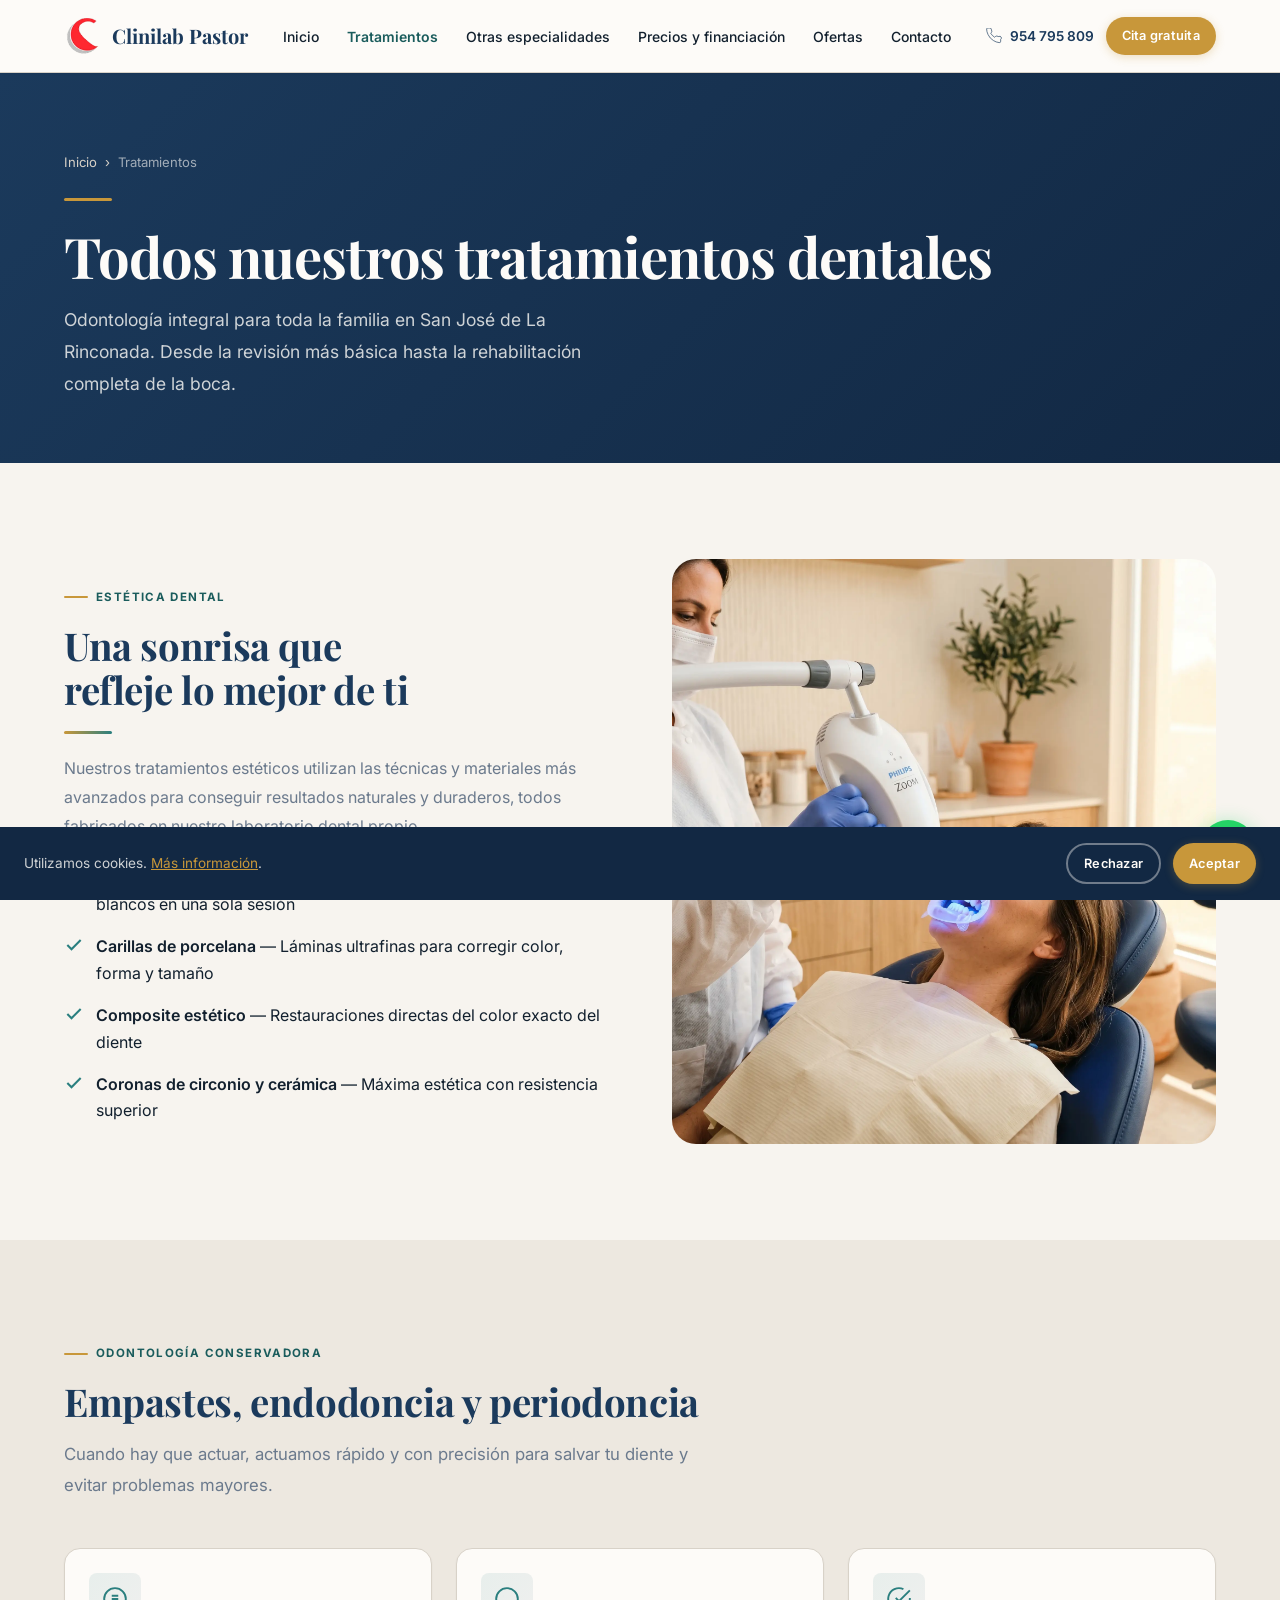
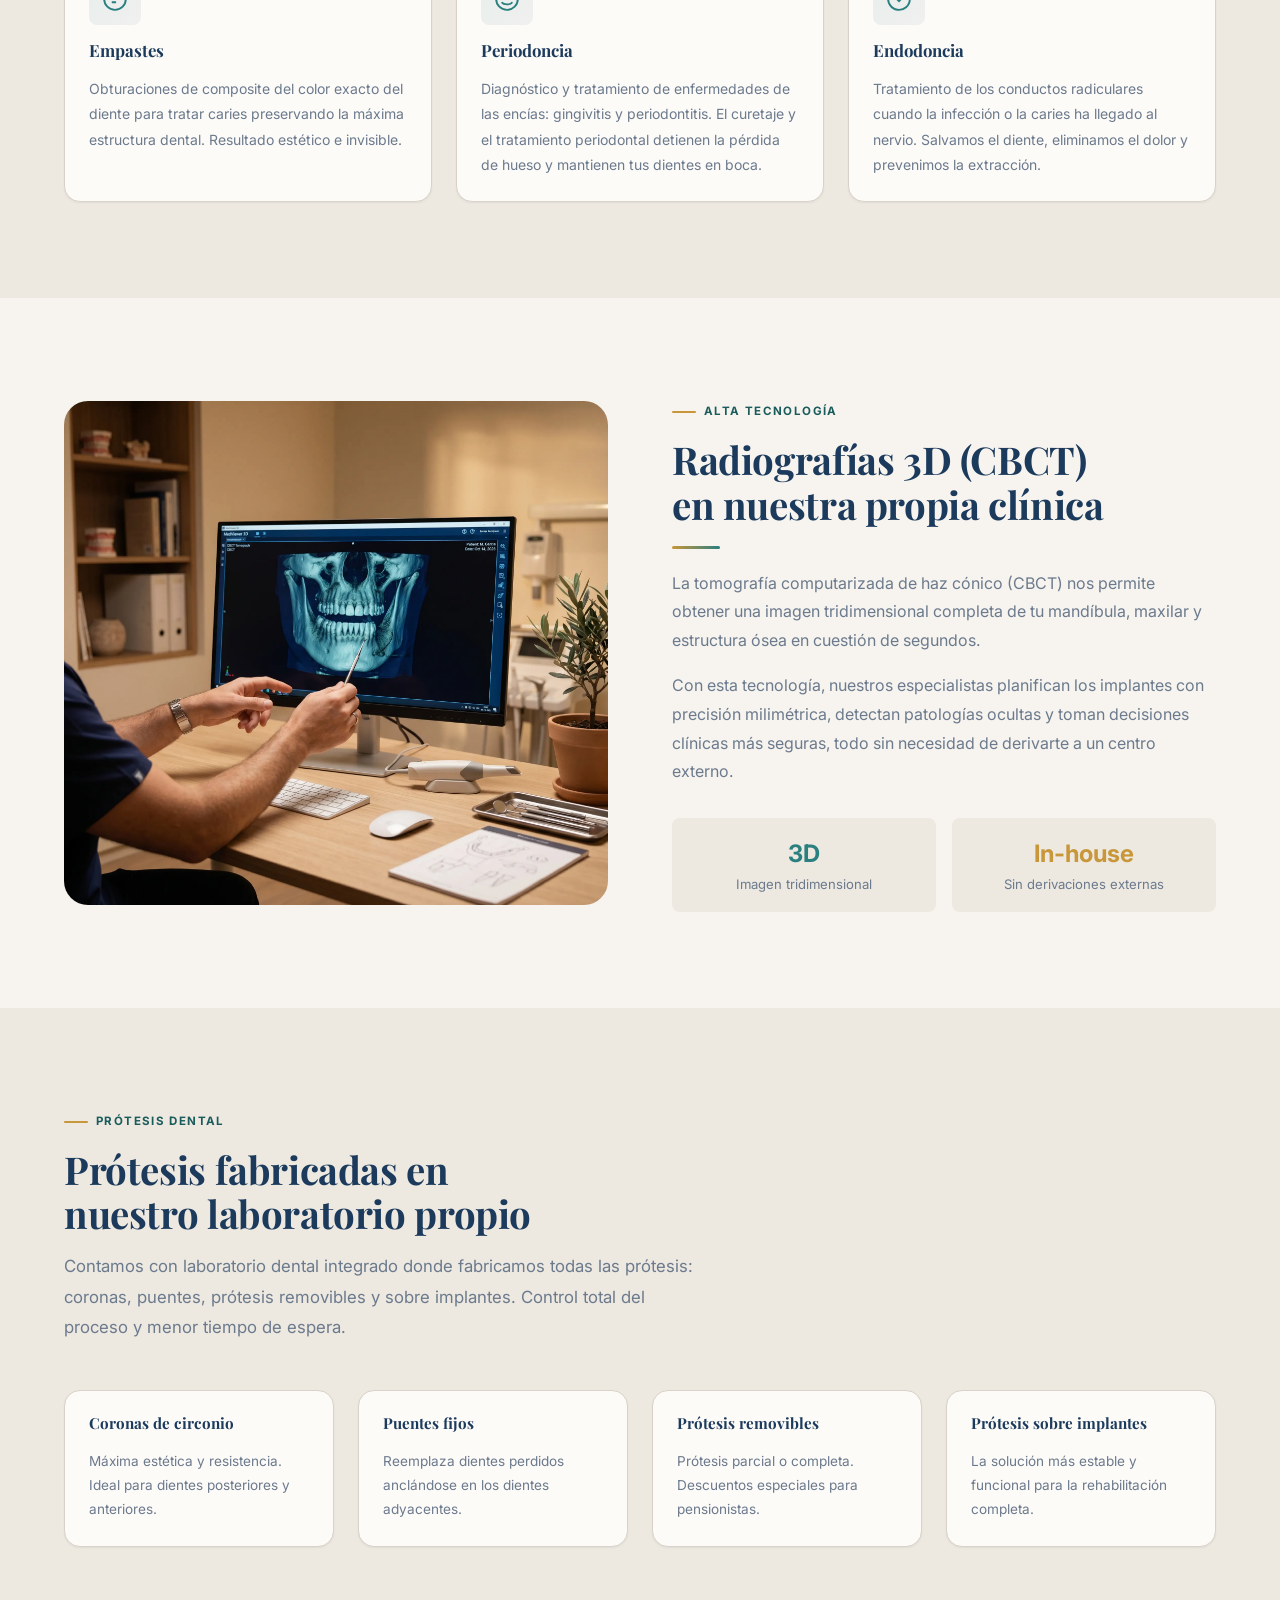
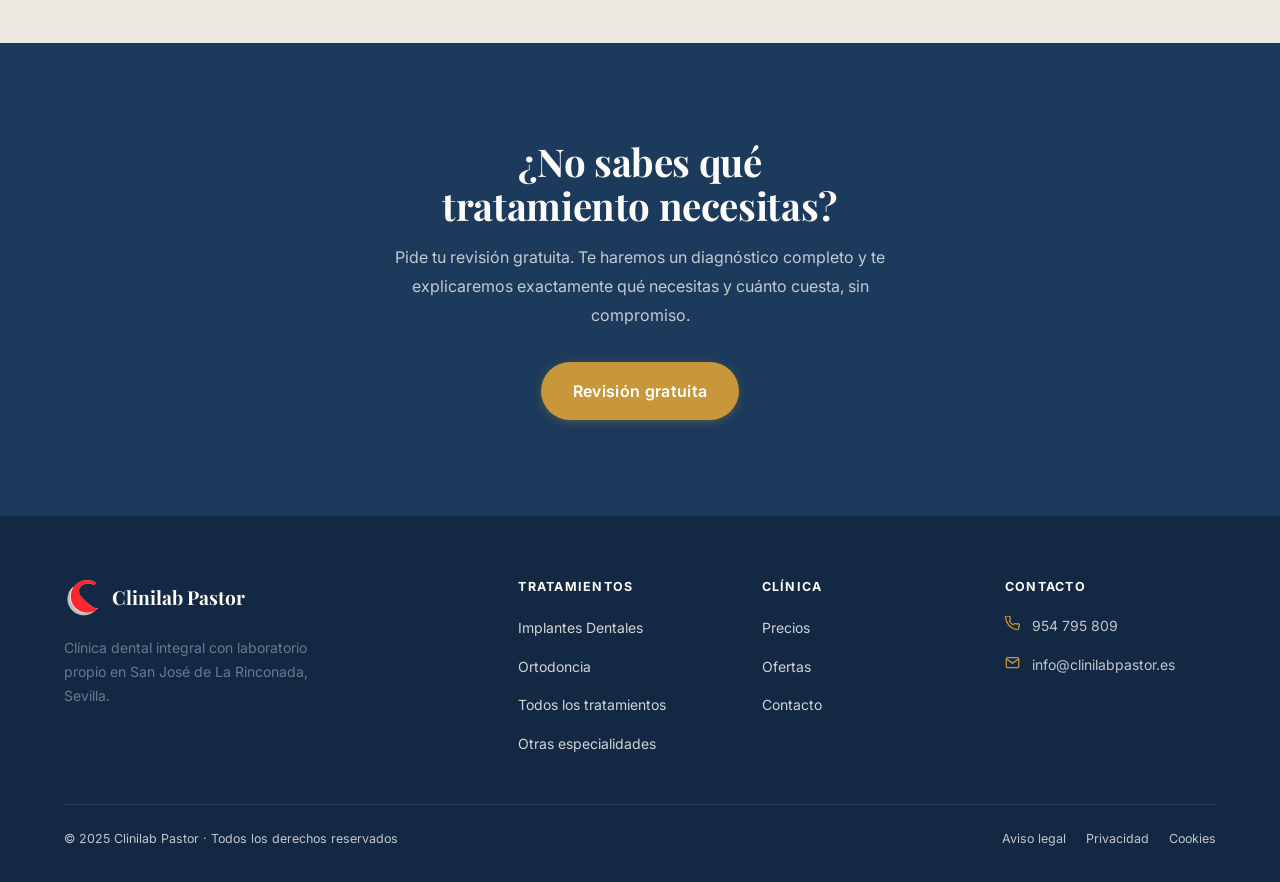
<file: tratamientos.html>
<!DOCTYPE html>
<html lang="es">
<head>
  <meta charset="UTF-8">
  <meta name="viewport" content="width=device-width, initial-scale=1.0">
  <title>Tratamientos Dentales | Clinilab Pastor — La Rinconada, Sevilla</title>
  <meta name="description" content="Todos los tratamientos dentales en Clinilab Pastor: estética dental, empastes, blanqueamiento, periodoncia, endodoncia, prótesis y radiografías 3D. La Rinconada, Sevilla.">
  <link rel="canonical" href="https://www.clinilabpastor.es/tratamientos.html">
  <meta property="og:type" content="website">
  <meta property="og:url" content="https://www.clinilabpastor.es/tratamientos.html">
  <meta property="og:title" content="Tratamientos Dentales | Clinilab Pastor">
  <meta property="og:image" content="https://espangelisimo.github.io/miclila/assets/img/og-home.webp">
  <link rel="preconnect" href="https://fonts.googleapis.com">
  <link rel="preconnect" href="https://fonts.gstatic.com" crossorigin>
  <link href="https://fonts.googleapis.com/css2?family=Inter:wght@400;500;600;700&family=Playfair+Display:wght@700&display=swap" rel="stylesheet">
  <link rel="stylesheet" href="css/main.css">
  <link rel="stylesheet" href="css/components.css">
</head>
<body>

<header role="banner">
  <nav class="navbar navbar--solid" aria-label="Navegación principal">
    <div class="navbar__inner">
      <a href="index.html" class="navbar__logo" aria-label="Clinilab Pastor — Inicio">
        <div class="navbar__logo-mark" aria-hidden="true">
          <img src="assets/img/logoPesado.png" alt="logo">
        </div>
        Clinilab Pastor
      </a>
      <ul class="navbar__nav" role="list">
        <li><a href="index.html" class="navbar__link">Inicio</a></li>
        <li class="navbar__item">
          <a href="tratamientos.html" class="navbar__link active" aria-haspopup="true">Tratamientos</a>
          <ul class="navbar__dropdown" role="list">
            <li><a href="implantes-dentales.html" class="navbar__dropdown-link">Implantes Dentales</a></li>
            <li><a href="ortodoncia.html" class="navbar__dropdown-link">Ortodoncia</a></li>
            <li><a href="tratamientos.html" class="navbar__dropdown-link">Todos los tratamientos</a></li>
          </ul>
        </li>
        <li><a href="otras-especialidades.html" class="navbar__link">Otras especialidades</a></li>
        <li><a href="precios-financiacion.html" class="navbar__link">Precios y financiación</a></li>
        <li><a href="ofertas.html" class="navbar__link">Ofertas</a></li>
        <li><a href="contacto.html" class="navbar__link">Contacto</a></li>
      </ul>
      <div class="navbar__actions">
        <a href="tel:+34954795809" class="navbar__tel"><svg viewBox="0 0 24 24" aria-hidden="true"><path d="M22 16.92v3a2 2 0 01-2.18 2 19.79 19.79 0 01-8.63-3.07A19.5 19.5 0 013.07 9.8 19.79 19.79 0 01.89 1.18 2 2 0 012.91 0h3a2 2 0 012 1.72c.127.96.361 1.903.7 2.81a2 2 0 01-.45 2.11L7.09 7.91a16 16 0 006 6l1.27-1.27a2 2 0 012.11-.45c.907.339 1.85.573 2.81.7A2 2 0 0122 16.92z"/></svg>954 795 809</a>
        <a href="contacto.html" class="btn btn--accent btn--sm">Cita gratuita</a>
        <button class="navbar__toggle" aria-label="Abrir menú" aria-expanded="false"><svg viewBox="0 0 24 24" aria-hidden="true"><line x1="3" y1="6" x2="21" y2="6"/><line x1="3" y1="12" x2="21" y2="12"/><line x1="3" y1="18" x2="21" y2="18"/></svg></button>
      </div>
    </div>
  </nav>
</header>

<main id="main-content">
<section class="page-hero" aria-labelledby="tratamientos-heading">
  <div class="container">
    <nav aria-label="Ruta de navegación"><ol class="breadcrumb" itemscope itemtype="https://schema.org/BreadcrumbList"><li itemprop="itemListElement" itemscope itemtype="https://schema.org/ListItem"><a href="index.html" itemprop="item"><span itemprop="name">Inicio</span></a><meta itemprop="position" content="1"></li><span aria-hidden="true">›</span><li><span style="color:rgba(253,251,248,.6)">Tratamientos</span></li></ol></nav>
    <div class="page-hero__accent" aria-hidden="true"></div>
    <h1 id="tratamientos-heading">Todos nuestros tratamientos dentales</h1>
    <p>Odontología integral para toda la familia en San José de La Rinconada. Desde la revisión más básica hasta la rehabilitación completa de la boca.</p>
  </div>
</section>

<!-- Estética dental -->
<section class="section" id="estetica" aria-labelledby="estetica-heading">
  <div class="container">
    <div class="content-grid--img-right">
      <div class="reveal">
        <span class="section-label">Estética dental</span>
        <h2 id="estetica-heading">Una sonrisa que refleje lo mejor de ti</h2>
        <div class="divider"></div>
        <p>Nuestros tratamientos estéticos utilizan las técnicas y materiales más avanzados para conseguir resultados naturales y duraderos, todos fabricados en nuestro laboratorio dental propio.</p>
        <ul style="margin-top:var(--space-6); display:flex; flex-direction:column; gap:var(--space-4);">
          <li style="display:flex; gap:var(--space-3);"><svg width="20" height="20" viewBox="0 0 24 24" fill="none" stroke="var(--color-secondary)" stroke-width="2.5" style="flex-shrink:0; margin-top:2px;" aria-hidden="true"><polyline points="20 6 9 17 4 12"/></svg><div><strong>Blanqueamiento dental con láser</strong> — Resultados hasta 8 tonos más blancos en una sola sesión</div></li>
          <li style="display:flex; gap:var(--space-3);"><svg width="20" height="20" viewBox="0 0 24 24" fill="none" stroke="var(--color-secondary)" stroke-width="2.5" style="flex-shrink:0; margin-top:2px;" aria-hidden="true"><polyline points="20 6 9 17 4 12"/></svg><div><strong>Carillas de porcelana</strong> — Láminas ultrafinas para corregir color, forma y tamaño</div></li>
          <li style="display:flex; gap:var(--space-3);"><svg width="20" height="20" viewBox="0 0 24 24" fill="none" stroke="var(--color-secondary)" stroke-width="2.5" style="flex-shrink:0; margin-top:2px;" aria-hidden="true"><polyline points="20 6 9 17 4 12"/></svg><div><strong>Composite estético</strong> — Restauraciones directas del color exacto del diente</div></li>
          <li style="display:flex; gap:var(--space-3);"><svg width="20" height="20" viewBox="0 0 24 24" fill="none" stroke="var(--color-secondary)" stroke-width="2.5" style="flex-shrink:0; margin-top:2px;" aria-hidden="true"><polyline points="20 6 9 17 4 12"/></svg><div><strong>Coronas de circonio y cerámica</strong> — Máxima estética con resistencia superior</div></li>
        </ul>
      </div>
      <div class="reveal reveal-delay-2">
        <img src="assets/img/estetica-blanqueamiento.webp" alt="Tratamiento de blanqueamiento dental con láser en Clinilab Pastor" width="540" height="580" style="width:100%; aspect-ratio:27/29; object-fit:cover; border-radius:var(--radius-xl); background-color:#D8D2C8;" loading="lazy">
      </div>
    </div>
  </div>
</section>

<!-- Empastes y conservadora -->
<section class="section section--alt" id="empastes" aria-labelledby="empastes-heading">
  <div class="container">
    <div class="section-header reveal">
      <span class="section-label">Odontología conservadora</span>
      <h2 id="empastes-heading">Empastes, endodoncia y periodoncia</h2>
      <p>Cuando hay que actuar, actuamos rápido y con precisión para salvar tu diente y evitar problemas mayores.</p>
    </div>
    <div class="grid-3">
      <article class="service-card reveal reveal-delay-1">
        <div class="service-card__icon"><svg viewBox="0 0 24 24" aria-hidden="true"><path d="M12 22C6.48 22 2 17.52 2 12S6.48 2 12 2s10 4.48 10 10-4.48 10-10 10z"/><path d="M9 9h6M9 12h6M9 15h4"/></svg></div>
        <h3>Empastes</h3>
        <p>Obturaciones de composite del color exacto del diente para tratar caries preservando la máxima estructura dental. Resultado estético e invisible.</p>
      </article>
      <article class="service-card reveal reveal-delay-2" id="periodoncia">
        <div class="service-card__icon"><svg viewBox="0 0 24 24" aria-hidden="true"><path d="M12 2C6.48 2 2 6.48 2 12s4.48 10 10 10 10-4.48 10-10S17.52 2 12 2z"/><path d="M7 15s1.5 2 5 2 5-2 5-2M9 9h.01M15 9h.01"/></svg></div>
        <h3>Periodoncia</h3>
        <p>Diagnóstico y tratamiento de enfermedades de las encías: gingivitis y periodontitis. El curetaje y el tratamiento periodontal detienen la pérdida de hueso y mantienen tus dientes en boca.</p>
      </article>
      <article class="service-card reveal reveal-delay-3" id="sin-dolor">
        <div class="service-card__icon"><svg viewBox="0 0 24 24" aria-hidden="true"><path d="M22 11.08V12a10 10 0 11-5.93-9.14"/><polyline points="22 4 12 14.01 9 11.01"/></svg></div>
        <h3>Endodoncia</h3>
        <p>Tratamiento de los conductos radiculares cuando la infección o la caries ha llegado al nervio. Salvamos el diente, eliminamos el dolor y prevenimos la extracción.</p>
      </article>
    </div>
  </div>
</section>

<!-- Radiografías 3D -->
<section class="section" id="radiografias" aria-labelledby="radio-heading">
  <div class="container">
    <div class="content-grid">
      <div class="reveal reveal-delay-2">
        <img src="assets/img/cbct-scan.webp" alt="Tomografía CBCT 3D — imagen radiológica tridimensional de mandíbula en Clinilab Pastor" width="540" height="500" style="width:100%; aspect-ratio:27/25; object-fit:cover; border-radius:var(--radius-xl); background-color:#1B3A5C;" loading="lazy">
      </div>
      <div class="reveal">
        <span class="section-label">Alta tecnología</span>
        <h2 id="radio-heading">Radiografías 3D (CBCT) en nuestra propia clínica</h2>
        <div class="divider"></div>
        <p>La tomografía computarizada de haz cónico (CBCT) nos permite obtener una imagen tridimensional completa de tu mandíbula, maxilar y estructura ósea en cuestión de segundos.</p>
        <p style="margin-top:var(--space-4)">Con esta tecnología, nuestros especialistas planifican los implantes con precisión milimétrica, detectan patologías ocultas y toman decisiones clínicas más seguras, todo sin necesidad de derivarte a un centro externo.</p>
        <div style="display:grid; grid-template-columns:1fr 1fr; gap:var(--space-4); margin-top:var(--space-8);">
          <div style="padding:var(--space-4); background:var(--color-bg-alt); border-radius:var(--radius-md); text-align:center;"><div style="font-size:1.5rem; font-weight:700; color:var(--color-secondary);">3D</div><div style="font-size:.82rem; color:var(--color-text-muted);">Imagen tridimensional</div></div>
          <div style="padding:var(--space-4); background:var(--color-bg-alt); border-radius:var(--radius-md); text-align:center;"><div style="font-size:1.5rem; font-weight:700; color:var(--color-accent);">In-house</div><div style="font-size:.82rem; color:var(--color-text-muted);">Sin derivaciones externas</div></div>
        </div>
      </div>
    </div>
  </div>
</section>

<!-- Prótesis -->
<section class="section section--alt" id="protesis" aria-labelledby="protesis-heading">
  <div class="container">
    <div class="section-header reveal">
      <span class="section-label">Prótesis dental</span>
      <h2 id="protesis-heading">Prótesis fabricadas en nuestro laboratorio propio</h2>
      <p>Contamos con laboratorio dental integrado donde fabricamos todas las prótesis: coronas, puentes, prótesis removibles y sobre implantes. Control total del proceso y menor tiempo de espera.</p>
    </div>
    <div class="grid-4">
      <div class="service-card reveal reveal-delay-1"><h3 style="font-size:.95rem;">Coronas de circonio</h3><p style="font-size:.85rem;">Máxima estética y resistencia. Ideal para dientes posteriores y anteriores.</p></div>
      <div class="service-card reveal reveal-delay-2"><h3 style="font-size:.95rem;">Puentes fijos</h3><p style="font-size:.85rem;">Reemplaza dientes perdidos anclándose en los dientes adyacentes.</p></div>
      <div class="service-card reveal reveal-delay-3"><h3 style="font-size:.95rem;">Prótesis removibles</h3><p style="font-size:.85rem;">Prótesis parcial o completa. Descuentos especiales para pensionistas.</p></div>
      <div class="service-card reveal reveal-delay-4"><h3 style="font-size:.95rem;">Prótesis sobre implantes</h3><p style="font-size:.85rem;">La solución más estable y funcional para la rehabilitación completa.</p></div>
    </div>
  </div>
</section>

<section class="section section--dark" aria-label="CTA tratamientos">
  <div class="container" style="text-align:center; max-width:600px;">
    <div class="reveal">
      <h2 style="color:var(--color-surface);">¿No sabes qué tratamiento necesitas?</h2>
      <p style="margin-top:var(--space-4); margin-bottom:var(--space-8);">Pide tu revisión gratuita. Te haremos un diagnóstico completo y te explicaremos exactamente qué necesitas y cuánto cuesta, sin compromiso.</p>
      <a href="contacto.html" class="btn btn--accent btn--lg">Revisión gratuita</a>
    </div>
  </div>
</section>
</main>

<footer class="footer" role="contentinfo">
  <div class="container">
    <div class="footer__grid">
      <div><div class="footer__logo"><div class="navbar__logo-mark" aria-hidden="true"><div class="navbar__logo-mark" aria-hidden="true">
            <img src="assets/img/logoPesado.png" alt="logo">
          </div></div><span>Clinilab Pastor</span></div><p class="footer__desc">Clínica dental integral con laboratorio propio en San José de La Rinconada, Sevilla.</p></div>
      <div class="footer__col"><h4>Tratamientos</h4><ul class="footer__links"><li><a href="implantes-dentales.html">Implantes Dentales</a></li><li><a href="ortodoncia.html">Ortodoncia</a></li><li><a href="tratamientos.html">Todos los tratamientos</a></li><li><a href="otras-especialidades.html">Otras especialidades</a></li></ul></div>
      <div class="footer__col"><h4>Clínica</h4><ul class="footer__links"><li><a href="precios-financiacion.html">Precios</a></li><li><a href="ofertas.html">Ofertas</a></li><li><a href="contacto.html">Contacto</a></li></ul></div>
      <div class="footer__col"><h4>Contacto</h4><address style="font-style:normal;"><div class="footer__contact-item"><svg viewBox="0 0 24 24" aria-hidden="true"><path d="M22 16.92v3a2 2 0 01-2.18 2 19.79 19.79 0 01-8.63-3.07A19.5 19.5 0 013.07 9.8 19.79 19.79 0 01.89 1.18 2 2 0 012.91 0h3a2 2 0 012 1.72c.127.96.361 1.903.7 2.81a2 2 0 01-.45 2.11L7.09 7.91a16 16 0 006 6l1.27-1.27a2 2 0 012.11-.45c.907.339 1.85.573 2.81.7A2 2 0 0122 16.92z"/></svg><a href="tel:+34954795809">954 795 809</a></div><div class="footer__contact-item"><svg viewBox="0 0 24 24" aria-hidden="true"><path d="M4 4h16c1.1 0 2 .9 2 2v12c0 1.1-.9 2-2 2H4c-1.1 0-2-.9-2-2V6c0-1.1.9-2 2-2z"/><polyline points="22,6 12,13 2,6"/></svg><a href="mailto:info@clinilabpastor.es">info@clinilabpastor.es</a></div></address></div>
    </div>
    <div class="footer__bottom"><span>© 2025 Clinilab Pastor · Todos los derechos reservados</span><div class="footer__legal"><a href="aviso-legal.html">Aviso legal</a><a href="privacidad.html">Privacidad</a><a href="cookies.html">Cookies</a></div></div>
  </div>
</footer>
<a href="https://wa.me/34691660780" class="whatsapp-float" target="_blank" rel="noopener noreferrer" aria-label="Contactar por WhatsApp"><svg viewBox="0 0 24 24" aria-hidden="true"><path d="M17.472 14.382c-.297-.149-1.758-.867-2.03-.967-.273-.099-.471-.148-.67.15-.197.297-.767.966-.94 1.164-.173.199-.347.223-.644.075-.297-.15-1.255-.463-2.39-1.475-.883-.788-1.48-1.761-1.653-2.059-.173-.297-.018-.458.13-.606.134-.133.298-.347.446-.52.149-.174.198-.298.298-.497.099-.198.05-.371-.025-.52-.075-.149-.669-1.612-.916-2.207-.242-.579-.487-.5-.669-.51-.173-.008-.371-.01-.57-.01-.198 0-.52.074-.792.372-.272.297-1.04 1.016-1.04 2.479 0 1.462 1.065 2.875 1.213 3.074.149.198 2.096 3.2 5.077 4.487.709.306 1.262.489 1.694.625.712.227 1.36.195 1.871.118.571-.085 1.758-.719 2.006-1.413.248-.694.248-1.289.173-1.413-.074-.124-.272-.198-.57-.347m-5.421 7.403h-.004a9.87 9.87 0 01-5.031-1.378l-.361-.214-3.741.982.998-3.648-.235-.374a9.86 9.86 0 01-1.51-5.26c.001-5.45 4.436-9.884 9.888-9.884 2.64 0 5.122 1.03 6.988 2.898a9.825 9.825 0 012.893 6.994c-.003 5.45-4.437 9.884-9.885 9.884m8.413-18.297A11.815 11.815 0 0012.05 0C5.495 0 .16 5.335.157 11.892c0 2.096.547 4.142 1.588 5.945L.057 24l6.305-1.654a11.882 11.882 0 005.683 1.448h.005c6.554 0 11.89-5.335 11.893-11.893a11.821 11.821 0 00-3.48-8.413Z"/></svg></a>
<div id="cookieBanner" class="cookie-banner" role="alert"><p>Utilizamos cookies. <a href="cookies.html">Más información</a>.</p><div class="cookie-banner__actions"><button id="cookieReject" class="btn btn--outline-light btn--sm">Rechazar</button><button id="cookieAccept" class="btn btn--accent btn--sm">Aceptar</button></div></div>
<script src="js/main.js" defer></script>
</body>
</html>
</file>
<file: css/main.css>
/* ============================================================
   CLINILAB PASTOR — Design System v2
   ============================================================ */

/* ── Tokens ── */
:root {
  --color-primary:             #1B3A5C;
  --color-primary-dark:        #122843;
  --color-primary-light:       #2A5080;
  --color-secondary:           #2A7F7F;
  --color-secondary-dark:      #1F6060;
  --color-secondary-accessible:#1A5C5C; /* AA 4.5:1+ sobre blanco */
  --color-accent:              #C8973A;
  --color-accent-light:        #DDB060;
  --color-bg:                  #F7F4EF;
  --color-bg-alt:              #EDE8E0;
  --color-surface:             #FDFBF8;
  --color-text:                #12202E;
  --color-text-muted:          #6B7A8D;
  --color-border:              #D8D2C8;
  --color-border-light:        #E8E3DB;
  --color-success:             #2D8B5A;
  --color-error:               #B83232;
  --color-text-dark:           #000000;

  --font-sans:    'Inter', system-ui, -apple-system, sans-serif;
  --font-display: 'Playfair Display', Georgia, serif;

  --space-1:  0.25rem;
  --space-2:  0.5rem;
  --space-3:  0.75rem;
  --space-4:  1rem;
  --space-5:  1.25rem;
  --space-6:  1.5rem;
  --space-8:  2rem;
  --space-10: 2.5rem;
  --space-12: 3rem;
  --space-14: 3.5rem;
  --space-16: 4rem;
  --space-20: 5rem;
  --space-24: 6rem;
  --space-32: 8rem;

  --radius-sm:   4px;
  --radius-md:   8px;
  --radius-lg:   16px;
  --radius-xl:   24px;
  --radius-2xl:  32px;
  --radius-full: 9999px;

  --shadow-xs: 0 1px 2px rgba(18,32,46,.06);
  --shadow-sm: 0 1px 3px rgba(18,32,46,.08), 0 1px 2px rgba(18,32,46,.05);
  --shadow-md: 0 4px 16px rgba(18,32,46,.10), 0 2px 6px rgba(18,32,46,.06);
  --shadow-lg: 0 12px 40px rgba(18,32,46,.14), 0 4px 12px rgba(18,32,46,.08);
  --shadow-xl: 0 24px 64px rgba(18,32,46,.18);

  --transition-fast: 150ms ease;
  --transition-base: 250ms ease;
  --transition-slow: 400ms ease;

  --max-width:        1200px;
  --nav-height:       72px;
  --mobile-bar-height:64px;
}

/* ── Reset ── */
*, *::before, *::after { box-sizing: border-box; margin: 0; padding: 0; }
html { scroll-behavior: smooth; font-size: 16px; }
body {
  font-family: var(--font-sans);
  background-color: var(--color-bg);
  color: var(--color-text);
  line-height: 1.65;
  -webkit-font-smoothing: antialiased;
  -moz-osx-font-smoothing: grayscale;
}
img { display: block; max-width: 100%; height: auto; }
a { color: inherit; text-decoration: none; }
ul, ol { list-style: none; }
button { cursor: pointer; border: none; background: none; font: inherit; }
svg { display: block; }

@media (prefers-reduced-motion: reduce) {
  *, *::before, *::after {
    animation-duration: .01ms !important;
    transition-duration: .01ms !important;
  }
  html { scroll-behavior: auto; }
}

/* ── Tipografía ── */
h1, h2, h3, h4, h5 {
  font-family: var(--font-display);
  font-weight: 700;
  line-height: 1.15;
  color: var(--color-primary);
  text-wrap: balance;
}
h1 { font-size: clamp(2.25rem, 5vw, 3.5rem);  letter-spacing: -0.02em; }
h2 { font-size: clamp(1.65rem, 3.5vw, 2.4rem); letter-spacing: -0.01em; }
h3 { font-size: clamp(1.1rem, 2.5vw, 1.5rem); }
h4 { font-size: 1.05rem; font-family: var(--font-sans); font-weight: 600; }
p  { color: var(--color-text-muted); line-height: 1.8; }
strong { color: var(--color-text); font-weight: 600; }

.text-accent    { color: var(--color-accent); }
.text-secondary { color: var(--color-secondary-accessible); }
.text-muted     { color: var(--color-text-muted); }
.text-white     { color: var(--color-surface); }
.text-center    { text-align: center; }

/* ── Layout ── */
.container {
  width: 100%;
  max-width: var(--max-width);
  margin-inline: auto;
  padding-inline: var(--space-6);
}
@media (max-width: 640px) { .container { padding-inline: var(--space-4); } }

.section     { padding-block: var(--space-24); }
.section--sm { padding-block: var(--space-16); }
.section--alt { background-color: var(--color-bg-alt); }
.section--dark {
  background-color: var(--color-primary);
  color: var(--color-surface);
}
.section--dark h2,
.section--dark h3 { color: var(--color-surface); }
.section--dark p   { color: rgba(253,251,248,.75); }
.section--dark strong { color: rgba(253,251,248,.95); }

/* ── Section label ── */
.section-label {
  display: inline-flex;
  align-items: center;
  gap: var(--space-2);
  font-size: .72rem;
  font-weight: 700;
  letter-spacing: .12em;
  text-transform: uppercase;
  color: var(--color-secondary-accessible);
  margin-bottom: var(--space-4);
}
.section-label::before {
  content: '';
  display: block;
  width: 24px;
  height: 2px;
  background: var(--color-accent);
  border-radius: 2px;
  flex-shrink: 0;
}

.section-header { max-width: 640px; margin-bottom: var(--space-12); }
.section-header p { margin-top: var(--space-4); font-size: 1.05rem; }

.section-header--center {
  text-align: center;
  margin-inline: auto;
}
.section-header--center .section-label {
  justify-content: center;
}
.section-header--center .section-label::before { display: none; }
.section-header--center .section-label::after {
  content: '';
  display: block;
  width: 24px;
  height: 2px;
  background: var(--color-accent);
  border-radius: 2px;
}

/* ── Botones ── */
.btn {
  display: inline-flex;
  align-items: center;
  justify-content: center;
  gap: var(--space-2);
  padding: var(--space-3) var(--space-6);
  border-radius: var(--radius-full);
  font-family: var(--font-sans);
  font-size: .9rem;
  font-weight: 600;
  letter-spacing: .02em;
  white-space: nowrap;
  transition:
    transform var(--transition-fast),
    box-shadow var(--transition-fast),
    background-color var(--transition-fast),
    border-color var(--transition-fast),
    color var(--transition-fast);
}
.btn:focus-visible {
  outline: 3px solid var(--color-accent);
  outline-offset: 3px;
}
.btn svg { width: 17px; height: 17px; flex-shrink: 0; }

.btn--primary {
  background-color: var(--color-primary);
  color: var(--color-surface);
  box-shadow: 0 2px 8px rgba(27,58,92,.25);
}
.btn--primary:hover {
  background-color: var(--color-primary-light);
  transform: translateY(-1px);
  box-shadow: 0 6px 20px rgba(27,58,92,.30);
}

.btn--accent {
  background-color: var(--color-accent);
  color: #fff;
  box-shadow: 0 2px 10px rgba(200,151,58,.30);
}
.btn--accent:hover {
  background-color: var(--color-accent-light);
  transform: translateY(-1px);
  box-shadow: 0 6px 20px rgba(200,151,58,.40);
}

.btn--secondary {
  background-color: var(--color-secondary);
  color: #fff;
  box-shadow: 0 2px 8px rgba(42,127,127,.25);
}
.btn--secondary:hover {
  background-color: var(--color-secondary-dark);
  transform: translateY(-1px);
  box-shadow: 0 6px 20px rgba(42,127,127,.30);
}

.btn--outline {
  border: 2px solid var(--color-primary);
  color: var(--color-primary);
  background: transparent;
}
.btn--outline:hover {
  background: var(--color-primary);
  color: var(--color-surface);
  transform: translateY(-1px);
}

.btn--outline-light {
  border: 2px solid rgba(253,251,248,.4);
  color: var(--color-surface);
  background: transparent;
}
.btn--outline-light:hover {
  background: rgba(253,251,248,.12);
  border-color: rgba(253,251,248,.7);
}

.btn--lg  { padding: var(--space-4) var(--space-8); font-size: 1rem; }
.btn--sm  { padding: var(--space-2) var(--space-4); font-size: .8rem; }
.btn--full { width: 100%; }

/* ── Badges ── */
.badge {
  display: inline-flex;
  align-items: center;
  padding: var(--space-1) var(--space-3);
  border-radius: var(--radius-full);
  font-size: .68rem;
  font-weight: 700;
  letter-spacing: .06em;
  text-transform: uppercase;
}
.badge--accent    { background: rgba(200,151,58,.15); color: #7A5010; }
.badge--secondary { background: var(--color-primary); color: #fff; }
.badge--primary   { background: rgba(27,58,92,.10); color: var(--color-primary); }
.badge--teal      { background: rgba(42,127,127,.12); color: var(--color-secondary-accessible); }
.badge--success   { background: rgba(45,139,90,.12); color: var(--color-success); }

/* ── Divider ── */
.divider {
  width: 48px;
  height: 3px;
  background: linear-gradient(90deg, var(--color-accent), var(--color-secondary));
  border-radius: var(--radius-full);
  margin-block: var(--space-5);
}
.divider--center { margin-inline: auto; }

/* ── Cards (base) ── */
.card {
  background: var(--color-surface);
  border-radius: var(--radius-lg);
  box-shadow: var(--shadow-sm);
  overflow: hidden;
  transition: transform var(--transition-base), box-shadow var(--transition-base);
  border: 1px solid var(--color-border);
}
.card:hover {
  transform: translateY(-3px);
  box-shadow: var(--shadow-md);
}
.card__body { padding: var(--space-6); }
.card__icon {
  width: 52px;
  height: 52px;
  border-radius: var(--radius-md);
  background: linear-gradient(135deg, var(--color-secondary), var(--color-primary));
  display: flex;
  align-items: center;
  justify-content: center;
  margin-bottom: var(--space-4);
  flex-shrink: 0;
}
.card__icon svg { width: 26px; height: 26px; fill: none; stroke: #fff; stroke-width: 1.75; }

/* ── Grids ── */
.grid-2 { display: grid; grid-template-columns: repeat(2, 1fr); gap: var(--space-8); }
.grid-3 { display: grid; grid-template-columns: repeat(3, 1fr); gap: var(--space-6); }
.grid-4 { display: grid; grid-template-columns: repeat(4, 1fr); gap: var(--space-6); }

@media (max-width: 1024px) {
  .grid-4 { grid-template-columns: repeat(2, 1fr); }
  .grid-3 { grid-template-columns: repeat(2, 1fr); }
}
@media (max-width: 640px) {
  .grid-2, .grid-3, .grid-4 { grid-template-columns: 1fr; }
}

/* ── Tecnología: grid 2×2 ── */
.tech-features {
  display: grid;
  grid-template-columns: 1fr 1fr;
  gap: var(--space-4);
  margin-top: var(--space-8);
}
.tech-feature {
  padding: var(--space-5);
  background: var(--color-bg-alt);
  border-radius: var(--radius-lg);
  border-left: 3px solid var(--color-secondary);
  transition: border-color var(--transition-fast), transform var(--transition-base), box-shadow var(--transition-base);
}
.tech-feature:nth-child(3),
.tech-feature:nth-child(4) { border-left-color: var(--color-accent); }
.tech-feature:hover { transform: translateY(-2px); box-shadow: var(--shadow-sm); }
.tech-feature h4    { margin-bottom: var(--space-2); color: var(--color-primary); font-size: .95rem; }
.tech-feature p     { font-size: .82rem; line-height: 1.6; }
@media (max-width: 600px) { .tech-features { grid-template-columns: 1fr; } }

/* ── Municipios ── */
.municipality-grid {
  display: grid;
  grid-template-columns: 1fr 1fr;
  gap: var(--space-3);
}
.municipality-item {
  display: flex;
  align-items: center;
  gap: var(--space-2);
  font-size: .88rem;
  color: var(--color-text);
  font-weight: 500;
}
.municipality-item svg {
  width: 14px;
  height: 14px;
  stroke: var(--color-secondary);
  fill: none;
  stroke-width: 2.5;
  flex-shrink: 0;
}

/* ── Address card ── */
.address-card {
  margin-top: var(--space-8);
  padding: var(--space-5);
  background: var(--color-surface);
  border-radius: var(--radius-lg);
  border: 1px solid var(--color-border);
}
.address-card h4 { margin-bottom: var(--space-3); }
.address-card address {
  font-style: normal;
  font-size: .88rem;
  color: var(--color-text-muted);
  line-height: 1.85;
}
.address-card strong { color: var(--color-text); }

/* ── Feature list (sección "La clínica") ── */
.feature-list {
  margin-top: var(--space-8);
  display: flex;
  flex-direction: column;
  gap: var(--space-4);
}
.feature-list__item {
  display: flex;
  gap: var(--space-3);
  align-items: flex-start;
}
.feature-list__item svg {
  width: 20px;
  height: 20px;
  stroke: var(--color-secondary);
  fill: none;
  stroke-width: 2.5;
  flex-shrink: 0;
  margin-top: 2px;
}

/* ── Financing banner ── */
.financing-banner {
  background: rgba(253,251,248,.06);
  border: 1px solid rgba(253,251,248,.12);
  border-radius: var(--radius-xl);
  padding: var(--space-8);
  text-align: center;
}
.financing-banner h3 {
  color: var(--color-surface);
  margin-bottom: var(--space-3);
}
.financing-banner p {
  max-width: 560px;
  margin-inline: auto;
}
.financing-banner .btn { margin-top: var(--space-6); }

/* ── CTA strip (mid-page) ── */
.cta-strip {
  background: linear-gradient(135deg, var(--color-secondary-dark) 0%, var(--color-secondary) 100%);
  padding-block: var(--space-12);
}
.cta-strip__inner {
  max-width: var(--max-width);
  margin-inline: auto;
  padding-inline: var(--space-6);
  display: flex;
  align-items: center;
  justify-content: space-between;
  gap: var(--space-8);
  flex-wrap: wrap;
}
.cta-strip__text h3   { color: #fff; font-size: 1.35rem; }
.cta-strip__text p    { color: rgba(255,255,255,.8); margin-top: var(--space-1); font-size: .95rem; }
.cta-strip__actions   { display: flex; gap: var(--space-3); flex-shrink: 0; flex-wrap: wrap; }
@media (max-width: 640px) {
  .cta-strip__inner   { flex-direction: column; text-align: center; }
  .cta-strip__actions { justify-content: center; width: 100%; }
}

/* ── Scroll indicator ── */
.scroll-indicator {
  position: absolute;
  bottom: var(--space-10);
  left: 50%;
  transform: translateX(-50%);
  display: flex;
  flex-direction: column;
  align-items: center;
  gap: var(--space-2);
  color: rgba(253,251,248,.45);
  font-size: .65rem;
  letter-spacing: .12em;
  text-transform: uppercase;
  cursor: default;
  z-index: 2;
  pointer-events: none;
}
.scroll-indicator__arrow {
  width: 34px;
  height: 34px;
  border: 1.5px solid currentColor;
  border-radius: var(--radius-full);
  display: flex;
  align-items: center;
  justify-content: center;
  animation: bounce 2.2s ease-in-out infinite;
}
.scroll-indicator__arrow svg { width: 14px; height: 14px; stroke: currentColor; fill: none; stroke-width: 2; }
@keyframes bounce {
  0%, 100% { transform: translateY(0); }
  50%       { transform: translateY(6px); }
}
@media (max-width: 640px) { .scroll-indicator { display: none; } }

/* ── Barra móvil pegajosa ── */
.mobile-bar {
  display: none;
  position: fixed;
  bottom: 0; left: 0; right: 0;
  z-index: 950;
  background: var(--color-primary-dark);
  border-top: 1px solid rgba(253,251,248,.1);
  padding: var(--space-3) var(--space-4);
  gap: var(--space-3);
  box-shadow: 0 -4px 24px rgba(18,32,46,.30);
}
@media (max-width: 900px) {
  .mobile-bar { display: flex; }
  body { padding-bottom: var(--mobile-bar-height); }
}
.mobile-bar__btn {
  flex: 1;
  display: flex;
  align-items: center;
  justify-content: center;
  gap: var(--space-2);
  padding: var(--space-3) var(--space-2);
  border-radius: var(--radius-md);
  font-size: .8rem;
  font-weight: 600;
  text-align: center;
  line-height: 1.2;
  transition: background-color var(--transition-fast);
}
.mobile-bar__btn svg { width: 18px; height: 18px; flex-shrink: 0; }
.mobile-bar__btn--phone {
  background: var(--color-primary-light);
  color: #fff;
}
.mobile-bar__btn--phone:hover  { background: var(--color-secondary); }
.mobile-bar__btn--cta {
  background: var(--color-accent);
  color: #fff;
}
.mobile-bar__btn--cta:hover    { background: var(--color-accent-light); }
.mobile-bar__btn--wa {
  flex: 0 0 48px;
  background: #25D366;
  color: #fff;
  border-radius: var(--radius-md);
}
.mobile-bar__btn--wa:hover { background: #1ebe5b; }

/* ── WhatsApp flotante ── */
.whatsapp-float {
  position: fixed;
  bottom: calc(var(--mobile-bar-height) + var(--space-5));
  right: var(--space-6);
  z-index: 900;
  width: 56px;
  height: 56px;
  background: #25D366;
  border-radius: var(--radius-full);
  display: flex;
  align-items: center;
  justify-content: center;
  box-shadow: 0 4px 20px rgba(37,211,102,.45);
  transition: transform var(--transition-fast), box-shadow var(--transition-fast);
}
.whatsapp-float:hover {
  transform: scale(1.08);
  box-shadow: 0 8px 28px rgba(37,211,102,.55);
}
.whatsapp-float svg { width: 28px; height: 28px; fill: #fff; }
@media (min-width: 900px) {
  .whatsapp-float { bottom: var(--space-6); }
}

/* ── Cookie banner ── */
.cookie-banner {
  position: fixed;
  bottom: 0; left: 0; right: 0;
  z-index: 9999;
  background: var(--color-primary-dark);
  color: var(--color-surface);
  padding: var(--space-4) var(--space-6);
  display: flex;
  align-items: center;
  gap: var(--space-6);
  flex-wrap: wrap;
  transform: translateY(100%);
  transition: transform var(--transition-slow);
}
.cookie-banner.visible { transform: none; }
.cookie-banner p { color: rgba(253,251,248,.8); font-size: .85rem; flex: 1; min-width: 200px; }
.cookie-banner a { color: var(--color-accent); text-decoration: underline; }
.cookie-banner__actions { display: flex; gap: var(--space-3); flex-shrink: 0; }
@media (max-width: 900px) {
  .cookie-banner { bottom: var(--mobile-bar-height); }
}

/* ── Breadcrumb ── */
.breadcrumb {
  display: flex;
  align-items: center;
  gap: var(--space-2);
  font-size: .82rem;
  color: var(--color-text-muted);
  margin-bottom: var(--space-6);
}
.breadcrumb a:hover { color: var(--color-secondary-accessible); }
.breadcrumb span    { color: var(--color-border); }

/* ── Page hero (páginas internas) ── */
.page-hero {
  background: linear-gradient(135deg, var(--color-primary) 0%, var(--color-primary-dark) 100%);
  padding-block: var(--space-20) var(--space-16);
  margin-top: var(--nav-height);
}
.page-hero h1 { color: var(--color-surface); }
.page-hero p  { color: rgba(253,251,248,.8); font-size: 1.1rem; margin-top: var(--space-4); max-width: 560px; }
.page-hero__accent {
  display: inline-block;
  width: 48px;
  height: 3px;
  background: var(--color-accent);
  border-radius: var(--radius-full);
  margin-bottom: var(--space-4);
}

/* ── Scroll reveal ── */
.reveal {
  opacity: 0;
  transform: translateY(24px);
  transition: opacity .6s ease, transform .6s ease;
}
.reveal.visible        { opacity: 1; transform: none; }
.reveal-delay-1        { transition-delay: .10s; }
.reveal-delay-2        { transition-delay: .22s; }
.reveal-delay-3        { transition-delay: .34s; }
.reveal-delay-4        { transition-delay: .46s; }
</file>
<file: css/components.css>
/* ============================================================
   CLINILAB PASTOR — Components v2
   ============================================================ */

/* ── Navbar ── */
.navbar {
  position: fixed;
  top: 0; left: 0; right: 0;
  z-index: 1000;
  height: var(--nav-height);
  display: flex;
  align-items: center;
  transition: background-color var(--transition-base), box-shadow var(--transition-base);
}
.navbar--transparent { background: transparent; }
.navbar--solid {
  background: var(--color-surface);
  box-shadow: 0 1px 0 var(--color-border), var(--shadow-sm);
}

.navbar__inner {
  display: flex;
  align-items: center;
  justify-content: space-between;
  width: 100%;
  max-width: var(--max-width);
  margin-inline: auto;
  padding-inline: var(--space-6);
}

.navbar__logo {
  display: flex;
  align-items: center;
  gap: var(--space-3);
  font-family: var(--font-display);
  font-size: 1.25rem;
  font-weight: 700;
  color: var(--color-surface);
  transition: color var(--transition-base);
  text-decoration: none;
}
.navbar--solid .navbar__logo { color: var(--color-primary); }

.navbar__logo-mark {
  width: 36px;
  height: 36px;
  background: none;
  border-radius: var(--radius-md);
  display: flex;
  align-items: center;
  justify-content: center;
  flex-shrink: 0;
}
.navbar__logo-mark svg { width: 20px; height: 20px; fill: none; stroke: #fff; stroke-width: 2; }

.navbar__nav { display: flex; align-items: center; gap: var(--space-1); }

.navbar__link {
  padding: var(--space-2) var(--space-3);
  border-radius: var(--radius-md);
  font-size: .875rem;
  font-weight: 500;
  color: rgba(253,251,248,.85);
  transition: background-color var(--transition-fast), color var(--transition-fast);
  position: relative;
}
.navbar--solid .navbar__link              { color: var(--color-text); }
.navbar__link:hover                        { background: rgba(253,251,248,.12); color: var(--color-surface); }
.navbar--solid .navbar__link:hover         { background: var(--color-bg); color: var(--color-primary); }
.navbar__link.active                       { color: var(--color-accent); font-weight: 600; }
.navbar--solid .navbar__link.active        { color: var(--color-secondary-accessible); font-weight: 600; }

/* Dropdown */
.navbar__item { position: relative; }
.navbar__item::after {
  content: '';
  position: absolute;
  top: 100%; left: 0; right: 0;
  height: 20px;
}
.navbar__dropdown {
  position: absolute;
  top: calc(100% + var(--space-2));
  left: 50%;
  transform: translateX(-50%) translateY(8px);
  min-width: 220px;
  background: var(--color-surface);
  border-radius: var(--radius-lg);
  box-shadow: var(--shadow-lg);
  border: 1px solid var(--color-border);
  padding: var(--space-2);
  opacity: 0;
  pointer-events: none;
  transition: opacity var(--transition-fast), transform var(--transition-fast);
}
.navbar__item:hover .navbar__dropdown,
.navbar__item:focus-within .navbar__dropdown {
  opacity: 1;
  pointer-events: auto;
  transform: translateX(-50%) translateY(0);
}
.navbar__dropdown-link {
  display: block;
  padding: var(--space-3) var(--space-4);
  border-radius: var(--radius-md);
  font-size: .875rem;
  font-weight: 500;
  color: var(--color-text);
  transition: background-color var(--transition-fast), color var(--transition-fast);
}
.navbar__dropdown-link:hover {
  background: var(--color-bg);
  color: var(--color-secondary-accessible);
}

.navbar__actions { display: flex; align-items: center; gap: var(--space-3); }

.navbar__tel {
  display: flex;
  align-items: center;
  gap: var(--space-2);
  font-size: .85rem;
  font-weight: 600;
  color: rgba(253,251,248,.85);
  transition: color var(--transition-fast);
}
.navbar--solid .navbar__tel { color: var(--color-primary); }
.navbar__tel:hover           { color: var(--color-accent); }
.navbar__tel svg             { width: 16px; height: 16px; stroke: currentColor; fill: none; flex-shrink: 0; }

/* Mobile toggle */
.navbar__toggle {
  display: none;
  width: 40px;
  height: 40px;
  align-items: center;
  justify-content: center;
  border-radius: var(--radius-md);
  color: var(--color-surface);
  transition: background-color var(--transition-fast), color var(--transition-fast);
}
.navbar--solid .navbar__toggle { color: var(--color-primary); }
.navbar__toggle:hover           { background: rgba(253,251,248,.12); }
.navbar__toggle svg             { width: 22px; height: 22px; stroke: currentColor; fill: none; stroke-width: 2; }

@media (max-width: 1024px) {
  .navbar__toggle                   { display: flex; }
  .navbar__nav, .navbar__tel        { display: none; }
  .navbar--open .navbar__nav {
    display: flex;
    flex-direction: column;
    position: fixed;
    top: var(--nav-height);
    left: 0; right: 0;
    background: var(--color-surface);
    padding: var(--space-4);
    box-shadow: var(--shadow-lg);
    gap: var(--space-1);
    border-bottom: 1px solid var(--color-border);
  }
  .navbar--open .navbar__link {
    color: var(--color-text);
    font-size: .95rem;
    padding: var(--space-3) var(--space-4);
  }
  .navbar__dropdown {
    position: static;
    transform: none;
    opacity: 1;
    pointer-events: auto;
    box-shadow: none;
    border: none;
    background: var(--color-bg);
    margin-top: var(--space-1);
  }
  .navbar__item:hover .navbar__dropdown,
  .navbar__item:focus-within .navbar__dropdown { transform: none; }
  .navbar__item::after { display: none; }
}

/* ── Hero ── */
.hero {
  position: relative;
  min-height: 100svh;
  display: flex;
  align-items: center;
  overflow: hidden;
  background: linear-gradient(135deg, var(--color-primary-dark) 0%, var(--color-primary) 60%, #1F6060 100%);
}
.hero__bg {
  position: absolute;
  inset: 0;
  background-image: url('../assets/img/hero-bg.webp');
  background-size: cover;
  background-position: center 30%;
  opacity: .2;
  width: 100%;
}
.hero__overlay {
  position: absolute;
  inset: 0;
  background: linear-gradient(
    to right,
    rgba(18,40,67,.94) 0%,
    rgba(18,40,67,.60) 55%,
    rgba(18,40,67,.18) 100%
  );
}
.hero__content {
  position: relative;
  z-index: 1;
  max-width: var(--max-width);
  margin-inline: auto;
  padding-inline: var(--space-6);
  padding-block: calc(var(--nav-height) + var(--space-16)) var(--space-24);
  display: grid;
  grid-template-columns: 1fr 1fr;
  gap: var(--space-12);
  align-items: center;
  width: 100%;
}

.hero__text       { max-width: 560px; }
.hero__eyebrow {
  display: inline-flex;
  align-items: center;
  gap: var(--space-2);
  font-size: .72rem;
  font-weight: 700;
  letter-spacing: .14em;
  text-transform: uppercase;
  color: var(--color-accent);
  margin-bottom: var(--space-5);
}
.hero__eyebrow::before {
  content: '';
  display: block;
  width: 28px;
  height: 2px;
  background: var(--color-accent);
  border-radius: 2px;
}
.hero h1          { color: #fff; margin-bottom: var(--space-6); }
.hero h1 span     { color: var(--color-accent); }
.hero__desc {
  color: rgba(253,251,248,.82);
  font-size: 1.05rem;
  margin-bottom: var(--space-8);
  max-width: 480px;
  line-height: 1.75;
}
.hero__actions    { display: flex; gap: var(--space-4); flex-wrap: wrap; }

.hero__stats {
  display: flex;
  gap: var(--space-8);
  margin-top: var(--space-10);
  padding-top: var(--space-8);
  border-top: 1px solid rgba(253,251,248,.15);
}
.hero__stat-value {
  display: block;
  font-family: var(--font-display);
  font-size: 2rem;
  font-weight: 700;
  color: var(--color-accent);
  line-height: 1;
}
.hero__stat-label {
  display: block;
  font-size: .75rem;
  color: rgba(253,251,248,.6);
  margin-top: var(--space-1);
  line-height: 1.4;
}

/* Imagen hero */
.hero__image {
  position: relative;
  border-radius: var(--radius-xl);
  overflow: hidden;
  aspect-ratio: 4 / 5;
  background-color: rgba(42,127,127,.2);
  box-shadow: var(--shadow-xl);
}
.hero__image img  { width: 100%; height: 100%; object-fit: cover; }

/* Badge sobre imagen */
.hero__badge {
  position: absolute;
  bottom: var(--space-6);
  left: var(--space-5);
  right: var(--space-5);
  background: rgba(18,32,46,.88);
  backdrop-filter: blur(14px);
  -webkit-backdrop-filter: blur(14px);
  border: 1px solid rgba(253,251,248,.12);
  border-radius: var(--radius-lg);
  padding: var(--space-4) var(--space-5);
  display: flex;
  align-items: center;
  gap: var(--space-4);
}
.hero__badge-icon {
  width: 40px; height: 40px;
  background: var(--color-accent);
  border-radius: var(--radius-md);
  display: flex; align-items: center; justify-content: center;
  flex-shrink: 0;
}
.hero__badge-icon svg   { width: 20px; height: 20px; stroke: #fff; fill: none; stroke-width: 2; }
.hero__badge-text strong{ display: block; color: #fff; font-size: .88rem; }
.hero__badge-text span  { color: rgba(253,251,248,.6); font-size: .75rem; }

@media (max-width: 960px) {
  .hero__content { grid-template-columns: 1fr; }
  .hero__image   { display: none; }
  .hero          { min-height: auto; }
}
@media (max-width: 640px) {
  .hero__stats                    { gap: var(--space-6); }
  .hero__actions                  { flex-direction: column; }
  .hero__actions .btn             { justify-content: center; }
  .hero__content { padding-bottom: var(--space-20); }
}

/* ── Trust bar ── */
.trust-bar {
  background: var(--color-surface);
  border-bottom: 1px solid var(--color-border);
  padding-block: var(--space-5);
}
.trust-bar__inner {
  display: flex;
  align-items: center;
  justify-content: center;
  gap: var(--space-10);
  flex-wrap: wrap;
}
.trust-bar__item {
  display: flex;
  align-items: center;
  gap: var(--space-3);
  font-size: .84rem;
  font-weight: 600;
  color: var(--color-text);
  white-space: nowrap;
}
.trust-bar__item svg {
  width: 20px; height: 20px;
  stroke: var(--color-secondary);
  fill: none;
  stroke-width: 2;
  flex-shrink: 0;
}
@media (max-width: 768px) {
  .trust-bar__inner { gap: var(--space-6); justify-content: flex-start; }
}

/* ── Service cards ── */
.service-card {
  background: var(--color-surface);
  border-radius: var(--radius-lg);
  padding: var(--space-6);
  box-shadow: var(--shadow-xs);
  border: 1px solid var(--color-border);
  display: flex;
  flex-direction: column;
  gap: var(--space-4);
  transition: transform var(--transition-base), box-shadow var(--transition-base), border-color var(--transition-base);
}
.service-card:hover {
  transform: translateY(-4px);
  box-shadow: var(--shadow-md);
  border-color: var(--color-secondary);
}
.service-card__icon {
  width: 52px; height: 52px;
  border-radius: var(--radius-md);
  display: flex; align-items: center; justify-content: center;
  background: linear-gradient(135deg, rgba(42,127,127,.1), rgba(27,58,92,.06));
  flex-shrink: 0;
  transition: background var(--transition-base);
}
.service-card:hover .service-card__icon {
  background: linear-gradient(135deg, var(--color-secondary), var(--color-primary));
}
.service-card__icon svg {
  width: 26px; height: 26px;
  stroke: var(--color-secondary);
  fill: none;
  stroke-width: 1.75;
  transition: stroke var(--transition-base);
}
.service-card:hover .service-card__icon svg { stroke: #fff; }
.service-card h3  { font-size: 1.05rem; color: var(--color-primary); }
.service-card p   { font-size: .875rem; flex: 1; }

.service-card__price {
  display: flex;
  align-items: baseline;
  gap: var(--space-1);
  font-family: var(--font-display);
  color: var(--color-accent);
}
.service-card__price strong { font-size: 1.4rem; }
.service-card__price span   { font-size: .78rem; color: var(--color-text-muted); }

.service-card__link {
  display: inline-flex;
  align-items: center;
  gap: var(--space-2);
  font-size: .82rem;
  font-weight: 600;
  color: var(--color-secondary-accessible);
  transition: gap var(--transition-fast);
  margin-top: auto;
}
.service-card__link:hover { gap: var(--space-3); }
.service-card__link svg   { width: 14px; height: 14px; stroke: currentColor; fill: none; stroke-width: 2.5; }

/* ── Sección La clínica ── */
.clinica-grid {
  display: grid;
  grid-template-columns: 1fr 1fr;
  gap: var(--space-16);
  align-items: center;
}
@media (max-width: 768px) {
  .clinica-grid      { grid-template-columns: 1fr; gap: var(--space-8); }
  .clinica-grid__image img { aspect-ratio: 4 / 3; max-height: 340px; }
}

/* ── Price cards ── */
.price-card {
  background: var(--color-surface);
  border-radius: var(--radius-xl);
  padding: var(--space-8);
  box-shadow: var(--shadow-md);
  border: 2px solid var(--color-border);
  transition: border-color var(--transition-base), transform var(--transition-base);
  text-align: center;
}
.price-card--featured {
  border-color: var(--color-accent);
  background: linear-gradient(to bottom, rgba(194, 149, 0, 0.753), var(--color-surface));
}
@media (min-width: 641px) {
  .price-card--featured { transform: scale(1.03); }
  .price-card--featured:hover { transform: scale(1.03) translateY(-4px); }
}
.price-card__price-value {
  font-family: var(--font-display);
  font-size: 3rem;
  font-weight: 700;
  color: var(--color-primary);
  line-height: 1;
}
.price-card__price-value span {
  font-size: 1.25rem;
  vertical-align: top;
  margin-top: .4rem;
  display: inline-block;
}
.price-card__price-period { font-size: .85rem; color: var(--color-text); }
.price-card ul {
  text-align: left;
  margin-block: var(--space-6);
  display: flex;
  flex-direction: column;
  gap: var(--space-3);
}
.price-card li {
  display: flex;
  align-items: center;
  gap: var(--space-3);
  font-size: .9rem;
  color: var(--color-text);
}
.price-card li svg {
  width: 16px; height: 16px;
  stroke: var(--color-success);
  fill: none;
  stroke-width: 2.5;
  flex-shrink: 0;
}

/* Overrides contraste price cards en sección dark */
.price-card,
.price-card h2,
.price-card h3,
.price-card h4     { color: var(--color-primary); }
.price-card p      { color: var(--color-text-muted); }
.price-card li     { color: var(--color-text); }
.price-card__price-value { color: var(--color-primary); }
.price-card__price-period{ color: var(--color-text); }

/* ── Rating aggregate (antes de testimonios) ── */
.rating-row {
  display: flex;
  align-items: center;
  justify-content: center;
  gap: var(--space-4);
  margin-top: var(--space-4);
  flex-wrap: wrap;
}
.rating-stars {
  display: flex;
  gap: 3px;
}
.rating-stars svg { width: 18px; height: 18px; fill: var(--color-accent); stroke: none; }
.rating-label {
  font-size: .88rem;
  font-weight: 600;
  color: var(--color-text-muted);
}
.rating-label strong { color: var(--color-text); }

/* ── Testimonial cards ── */
.testimonial-card {
  background: var(--color-surface);
  border-radius: var(--radius-lg);
  padding: var(--space-6);
  box-shadow: var(--shadow-sm);
  border: 1px solid var(--color-border);
  display: flex;
  flex-direction: column;
  position: relative;
}
.testimonial-card::before {
  content: '\201C';
  position: absolute;
  top: var(--space-4);
  right: var(--space-5);
  font-family: var(--font-display);
  font-size: 4rem;
  color: var(--color-bg-alt);
  line-height: 1;
  pointer-events: none;
}
.testimonial-card__stars { display: flex; gap: 3px; margin-bottom: var(--space-4); }
.testimonial-card__stars svg { width: 16px; height: 16px; fill: var(--color-accent); stroke: none; }
.testimonial-card__text {
  font-size: .92rem;
  line-height: 1.75;
  color: var(--color-text);
  font-style: italic;
  margin-bottom: var(--space-5);
  flex: 1;
}
.testimonial-card__author { display: flex; align-items: center; gap: var(--space-3); margin-top: auto; }
.testimonial-card__avatar {
  width: 40px; height: 40px;
  border-radius: var(--radius-full);
  background: linear-gradient(135deg, var(--color-secondary), var(--color-accent));
  display: flex; align-items: center; justify-content: center;
  font-weight: 700;
  font-size: .85rem;
  color: #fff;
  flex-shrink: 0;
}
.testimonial-card__name { font-weight: 600; font-size: .88rem; color: var(--color-primary); }
.testimonial-card__meta { font-size: .75rem; color: var(--color-text-muted); }

/* ── FAQ ── */
.faq-item { border-bottom: 1px solid var(--color-border); }
.faq-item:first-child { border-top: 1px solid var(--color-border); }
.faq-question {
  width: 100%;
  display: flex;
  align-items: center;
  justify-content: space-between;
  padding-block: var(--space-5);
  text-align: left;
  font-size: 1rem;
  font-weight: 600;
  color: var(--color-primary);
  gap: var(--space-4);
  transition: color var(--transition-fast);
}
.faq-question:hover { color: var(--color-secondary-accessible); }
.faq-question svg {
  width: 20px; height: 20px;
  stroke: currentColor; fill: none; stroke-width: 2;
  flex-shrink: 0;
  transition: transform var(--transition-base);
}
.faq-item.open .faq-question svg { transform: rotate(45deg); }
.faq-answer {
  max-height: 0;
  overflow: hidden;
  transition: max-height var(--transition-slow);
}
.faq-item.open .faq-answer { max-height: 400px; }
.faq-answer__inner {
  padding-bottom: var(--space-5);
  color: var(--color-text-muted);
  font-size: .95rem;
  line-height: 1.8;
}

/* FAQ en layout 2 columnas (página home) */
.faq-grid {
  display: grid;
  grid-template-columns: 1fr 1.6fr;
  gap: var(--space-16);
  align-items: start;
}
@media (max-width: 900px) {
  .faq-grid { grid-template-columns: 1fr; gap: var(--space-8); }
}

/* ── Cobertura ── */
.cobertura-grid {
  display: grid;
  grid-template-columns: 1fr 1.5fr;
  gap: var(--space-10);
  align-items: stretch;
}
@media (max-width: 768px) {
  .cobertura-grid { grid-template-columns: 1fr; gap: var(--space-8); }
}

/* ── Map embed ── */
.map-container {
  border-radius: var(--radius-lg);
  overflow: hidden;
  height: 100%;
  min-height: 380px;
  border: 1px solid var(--color-border);
}
.map-container iframe { width: 100%; height: 100%; border: none; display: block; }

/* ── Contact form ── */
.contact-grid {
  display: grid;
  grid-template-columns: 1fr 1.5fr;
  gap: var(--space-12);
  align-items: start;
}
@media (max-width: 900px) { .contact-grid { grid-template-columns: 1fr; } }

.contact-info__item {
  display: flex;
  gap: var(--space-4);
  margin-bottom: var(--space-6);
}
.contact-info__icon {
  width: 44px; height: 44px;
  border-radius: var(--radius-md);
  background: rgba(42,127,127,.1);
  display: flex; align-items: center; justify-content: center;
  flex-shrink: 0;
}
.contact-info__icon svg { width: 20px; height: 20px; stroke: var(--color-secondary); fill: none; stroke-width: 2; }
.contact-info__label {
  font-size: .72rem;
  color: var(--color-text-muted);
  text-transform: uppercase;
  letter-spacing: .08em;
  font-weight: 700;
}
.contact-info__value {
  font-weight: 600;
  color: var(--color-primary);
  margin-top: var(--space-1);
  font-size: .95rem;
}
.contact-info__value a:hover { color: var(--color-secondary-accessible); text-decoration: underline; }

.form-card {
  background: var(--color-surface);
  border-radius: var(--radius-xl);
  padding: var(--space-8);
  box-shadow: var(--shadow-md);
  border: 1px solid var(--color-border);
}
.form-row    { display: grid; grid-template-columns: 1fr 1fr; gap: var(--space-4); }
@media (max-width: 640px) { .form-row { grid-template-columns: 1fr; } }
.form-group  { display: flex; flex-direction: column; gap: var(--space-2); margin-bottom: var(--space-4); }
.form-group label {
  font-size: .82rem;
  font-weight: 600;
  color: var(--color-text);
  letter-spacing: .02em;
}
.form-group label span { color: var(--color-error); }
.form-control {
  width: 100%;
  padding: var(--space-3) var(--space-4);
  border: 1.5px solid var(--color-border);
  border-radius: var(--radius-md);
  font-size: .92rem;
  font-family: var(--font-sans);
  color: var(--color-text);
  background: var(--color-bg);
  transition: border-color var(--transition-fast), box-shadow var(--transition-fast);
  outline: none;
  -webkit-appearance: none;
}
.form-control:focus {
  border-color: var(--color-secondary);
  box-shadow: 0 0 0 3px rgba(42,127,127,.15);
  background: var(--color-surface);
}
.form-control.error   { border-color: var(--color-error); box-shadow: 0 0 0 3px rgba(184,50,50,.1); }
.form-control.success { border-color: var(--color-success); }
textarea.form-control  { resize: vertical; min-height: 120px; }
.form-error-msg { font-size: .78rem; color: var(--color-error); margin-top: var(--space-1); display: none; }
.form-group.has-error .form-error-msg { display: block; }
.form-check {
  display: flex;
  align-items: flex-start;
  gap: var(--space-3);
  margin-bottom: var(--space-5);
}
.form-check input[type="checkbox"] {
  width: 18px; height: 18px;
  border: 1.5px solid var(--color-border);
  border-radius: var(--radius-sm);
  cursor: pointer;
  accent-color: var(--color-secondary);
  flex-shrink: 0;
  margin-top: 2px;
}
.form-check label { font-size: .82rem; color: var(--color-text-muted); }
.form-check a     { color: var(--color-secondary-accessible); text-decoration: underline; }
.form-success {
  display: none;
  text-align: center;
  padding: var(--space-8);
}
.form-success svg  { width: 56px; height: 56px; stroke: var(--color-success); fill: none; stroke-width: 1.5; margin-inline: auto; margin-bottom: var(--space-4); }
.form-success h3   { color: var(--color-success); }

/* ── Offer cards ── */
.offer-card {
  background: var(--color-surface);
  border-radius: var(--radius-xl);
  overflow: hidden;
  box-shadow: var(--shadow-md);
  border: 1px solid var(--color-border);
  display: grid;
  grid-template-columns: auto 1fr;
}
.offer-card__side   { width: 8px; background: linear-gradient(to bottom, var(--color-secondary), var(--color-accent)); }
.offer-card__body   { padding: var(--space-6); }
.offer-card__body h3{ font-size: 1.1rem; margin-bottom: var(--space-2); }
.offer-card__validity{ font-size: .75rem; color: var(--color-text-muted); margin-top: var(--space-3); }

/* ── Footer ── */
.footer {
  background: var(--color-primary-dark);
  color: rgba(253,251,248,.75);
  padding-block: var(--space-16) var(--space-8);
}
.footer__grid {
  display: grid;
  grid-template-columns: 2fr 1fr 1fr 1fr;
  gap: var(--space-8);
  margin-bottom: var(--space-12);
}
@media (max-width: 1024px) {
  .footer__grid { grid-template-columns: 1fr 1fr; gap: var(--space-8) var(--space-6); }
}
@media (max-width: 640px) {
  .footer__grid { grid-template-columns: 1fr; }
}

.footer__logo        { display: flex; align-items: center; gap: var(--space-3); margin-bottom: var(--space-5); }
.footer__logo span   { font-family: var(--font-display); font-size: 1.2rem; font-weight: 700; color: var(--color-surface); }
.footer__desc        { font-size: .875rem; line-height: 1.7; max-width: 280px; }
.footer__social      { display: flex; gap: var(--space-3); margin-top: var(--space-5); }
.footer__social a {
  width: 36px; height: 36px;
  border-radius: var(--radius-md);
  background: rgba(253,251,248,.08);
  display: flex; align-items: center; justify-content: center;
  transition: background var(--transition-fast);
}
.footer__social a:hover { background: rgba(253,251,248,.18); }
.footer__social svg     { width: 16px; height: 16px; fill: rgba(253,251,248,.75); }

.footer__col h4 {
  color: var(--color-surface);
  font-size: .78rem;
  font-weight: 700;
  letter-spacing: .1em;
  text-transform: uppercase;
  margin-bottom: var(--space-5);
}
.footer__links { display: flex; flex-direction: column; gap: var(--space-3); }
.footer__links a { font-size: .875rem; color: rgba(253,251,248,.82); transition: color var(--transition-fast); }
.footer__links a:hover { color: var(--color-surface); }

.footer__contact-item {
  display: flex;
  align-items: flex-start;
  gap: var(--space-3);
  margin-bottom: var(--space-4);
  font-size: .875rem;
}
.footer__contact-item svg {
  width: 15px; height: 15px;
  stroke: var(--color-accent);
  fill: none;
  stroke-width: 2;
  margin-top: 2px;
  flex-shrink: 0;
}
.footer__contact-item a:hover { color: var(--color-surface); }

.footer__bottom {
  display: flex;
  align-items: center;
  justify-content: space-between;
  padding-top: var(--space-6);
  border-top: 1px solid rgba(253,251,248,.1);
  font-size: .78rem;
  flex-wrap: wrap;
  gap: var(--space-3);
}
.footer__legal      { display: flex; gap: var(--space-5); }
.footer__legal a:hover { color: var(--color-surface); text-decoration: underline; }

/* ── Content grid genérico ── */
.content-grid {
  display: grid;
  grid-template-columns: 1fr 1fr;
  gap: var(--space-16);
  align-items: center;
}
.content-grid--img-right {
  display: grid;
  grid-template-columns: 1fr 1fr;
  gap: var(--space-16);
  align-items: center;
}
@media (max-width: 768px) {
  .content-grid,
  .content-grid--img-right {
    grid-template-columns: 1fr;
    gap: var(--space-8);
  }
  .content-grid--img-right > *:last-child { order: -1; }
  .content-grid img,
  .content-grid--img-right img { max-height: 320px; }
}

/* ── Sección Nuestro Equipo ── */
.team-grid {
  display: grid;
  grid-template-columns: repeat(4, 1fr);
  gap: var(--space-6);
}
@media (max-width: 1024px) { .team-grid { grid-template-columns: repeat(2, 1fr); } }
@media (max-width: 480px)  { .team-grid { grid-template-columns: 1fr; } }

.team-card {
  background: var(--color-surface);
  border-radius: var(--radius-lg);
  padding: var(--space-6);
  box-shadow: var(--shadow-sm);
  border: 1px solid var(--color-border);
  text-align: center;
  transition: transform var(--transition-base), box-shadow var(--transition-base);
}
.team-card:hover { transform: translateY(-4px); box-shadow: var(--shadow-md); }

.team-card__photo {
  width: 112px;
  height: 112px;
  border-radius: var(--radius-full);
  overflow: hidden;
  margin: 0 auto var(--space-5);
  background: linear-gradient(135deg, var(--color-secondary), var(--color-primary));
  display: flex;
  align-items: center;
  justify-content: center;
  font-family: var(--font-display);
  font-size: 2rem;
  color: #fff;
  font-weight: 700;
}
.team-card__photo img { width: 100%; height: 100%; object-fit: cover; }

.team-card__name {
  font-size: 1rem;
  color: var(--color-primary);
  margin-bottom: var(--space-2);
}
.team-card__specialty {
  font-size: .82rem;
  color: var(--color-text-muted);
  line-height: 1.5;
  margin-bottom: var(--space-3);
}
.team-card__college {
  display: inline-block;
  font-size: .72rem;
  font-weight: 700;
  color: var(--color-secondary-accessible);
  background: rgba(42,127,127,.08);
  border-radius: var(--radius-full);
  padding: var(--space-1) var(--space-3);
}

/* ── Sección Cómo trabajamos ── */
.process-steps {
  display: grid;
  grid-template-columns: repeat(4, 1fr);
  gap: var(--space-4);
  counter-reset: process-counter;
  position: relative;
  padding-top: var(--space-4);
}
.process-steps::before {
  content: '';
  position: absolute;
  top: 60px;
  left: calc(12.5% + 16px);
  right: calc(12.5% + 16px);
  height: 2px;
  background: linear-gradient(90deg, var(--color-secondary), var(--color-accent));
  border-radius: var(--radius-full);
}
.process-step {
  counter-increment: process-counter;
  text-align: center;
  padding: 0 var(--space-3) var(--space-4);
  position: relative;
  z-index: 1;
}
.process-step__icon {
  width: 72px;
  height: 72px;
  border-radius: var(--radius-full);
  background: var(--color-surface);
  border: 2px solid var(--color-border);
  display: flex;
  align-items: center;
  justify-content: center;
  margin: 0 auto var(--space-5);
  position: relative;
  transition: background var(--transition-base), border-color var(--transition-base), box-shadow var(--transition-base);
}
.process-step__icon::before {
  content: counter(process-counter);
  position: absolute;
  top: -10px;
  right: -10px;
  width: 24px;
  height: 24px;
  background: var(--color-accent);
  border-radius: var(--radius-full);
  font-size: .7rem;
  font-weight: 700;
  color: #fff;
  line-height: 24px;
  text-align: center;
  box-shadow: 0 2px 6px rgba(200,151,58,.35);
  font-family: var(--font-sans);
}
.process-step__icon svg {
  width: 28px;
  height: 28px;
  stroke: var(--color-secondary);
  fill: none;
  stroke-width: 1.75;
  transition: stroke var(--transition-base);
}
.process-step:hover .process-step__icon {
  background: linear-gradient(135deg, var(--color-secondary), var(--color-primary));
  border-color: transparent;
  box-shadow: var(--shadow-md);
}
.process-step:hover .process-step__icon svg { stroke: #fff; }
.process-step h3 { font-size: 1rem; color: var(--color-primary); margin-bottom: var(--space-3); }
.process-step p  { font-size: .875rem; line-height: 1.65; }

@media (max-width: 768px) {
  .process-steps::before { display: none; }
  .process-steps { grid-template-columns: 1fr; gap: var(--space-3); padding-top: 0; }
  .process-step {
    text-align: left;
    display: flex;
    gap: var(--space-4);
    padding: var(--space-4);
    background: var(--color-surface);
    border-radius: var(--radius-lg);
    border: 1px solid var(--color-border);
    align-items: flex-start;
  }
  .process-step__icon { width: 52px; height: 52px; flex-shrink: 0; margin: 0; }
  .process-step__icon svg { width: 22px; height: 22px; }
  .process-step h3 { font-size: .95rem; margin-bottom: var(--space-2); }
}

/* ── Galería Antes / Después ── */
.cases-grid {
  display: grid;
  grid-template-columns: repeat(3, 1fr);
  gap: var(--space-6);
}
@media (max-width: 900px) {
  .cases-grid { grid-template-columns: 1fr; max-width: 520px; margin-inline: auto; }
}

.case-card {
  background: var(--color-surface);
  border-radius: var(--radius-lg);
  overflow: hidden;
  box-shadow: var(--shadow-sm);
  border: 1px solid var(--color-border);
  transition: transform var(--transition-base), box-shadow var(--transition-base);
}
.case-card:hover { transform: translateY(-4px); box-shadow: var(--shadow-md); }

.case-card__images { display: grid; grid-template-columns: 1fr 1fr; }
.case-card__image-wrap {
  position: relative;
  overflow: hidden;
  aspect-ratio: 1 / 1;
  background: var(--color-bg-alt);
}
.case-card__image-wrap img { width: 100%; height: 100%; object-fit: cover; display: block; }
.case-card__label {
  position: absolute;
  top: var(--space-2);
  left: var(--space-2);
  background: rgba(18,32,46,.72);
  color: #fff;
  font-size: .62rem;
  font-weight: 700;
  letter-spacing: .08em;
  text-transform: uppercase;
  padding: 2px var(--space-2);
  border-radius: var(--radius-sm);
  backdrop-filter: blur(4px);
}
.case-card__label--after { background: rgba(42,127,127,.88); }
.case-card__info {
  padding: var(--space-4) var(--space-5);
  display: flex;
  flex-direction: column;
  gap: var(--space-2);
}
.case-card__info p { font-size: .82rem; line-height: 1.55; }
.cases-disclaimer {
  text-align: center;
  font-size: .75rem;
  color: var(--color-text-muted);
  margin-top: var(--space-6);
  font-style: italic;
}

/* ── Mini-formulario captación ── */
.mini-form-wrap {
  display: grid;
  grid-template-columns: 1fr 1.4fr;
  gap: var(--space-16);
  align-items: start;
}
@media (max-width: 900px) {
  .mini-form-wrap { grid-template-columns: 1fr; gap: var(--space-8); }
}

/* ── Testimonial: fuente Google + foto avatar ── */
.testimonial-card__source {
  font-size: .72rem;
  color: var(--color-text-muted);
  margin-top: var(--space-1);
}
.testimonial-card__photo {
  width: 40px;
  height: 40px;
  border-radius: var(--radius-full);
  overflow: hidden;
  display: flex;
  align-items: center;
  justify-content: center;
  flex-shrink: 0;
  background: linear-gradient(135deg, var(--color-secondary), var(--color-accent));
  font-weight: 700;
  font-size: .85rem;
  color: #fff;
}
.testimonial-card__photo img { width: 100%; height: 100%; object-fit: cover; }

/* ── Reviews CTA (Ver reseñas en Google) ── */
.reviews-cta {
  margin-top: var(--space-6);
  display: flex;
  justify-content: center;
}

/* ── Trust bar: Google rating item ── */
.trust-bar__rating {
  display: flex;
  align-items: center;
  gap: var(--space-2);
  font-size: .84rem;
  font-weight: 600;
  color: var(--color-text);
  white-space: nowrap;
  border-left: 1px solid var(--color-border);
  padding-left: var(--space-8);
}
.trust-bar__rating-stars { display: flex; gap: 2px; }
.trust-bar__rating-stars svg { width: 14px; height: 14px; fill: var(--color-accent); stroke: none; }
@media (max-width: 768px) { .trust-bar__rating { border-left: none; padding-left: 0; } }

/* ── Legal prose ── */
.legal-prose h2 { font-size: 1.25rem; margin-top: var(--space-10); margin-bottom: var(--space-3); color: var(--color-heading); }
.legal-prose h2:first-child { margin-top: 0; }
.legal-prose h3 { font-size: 1rem; font-weight: 600; margin-top: var(--space-6); margin-bottom: var(--space-2); color: var(--color-heading); }
.legal-prose p { margin-bottom: var(--space-4); line-height: 1.75; color: var(--color-text); }
.legal-prose ul { margin: 0 0 var(--space-4) var(--space-6); }
.legal-prose ul li { margin-bottom: var(--space-2); line-height: 1.7; color: var(--color-text); list-style: disc; }
</file>
